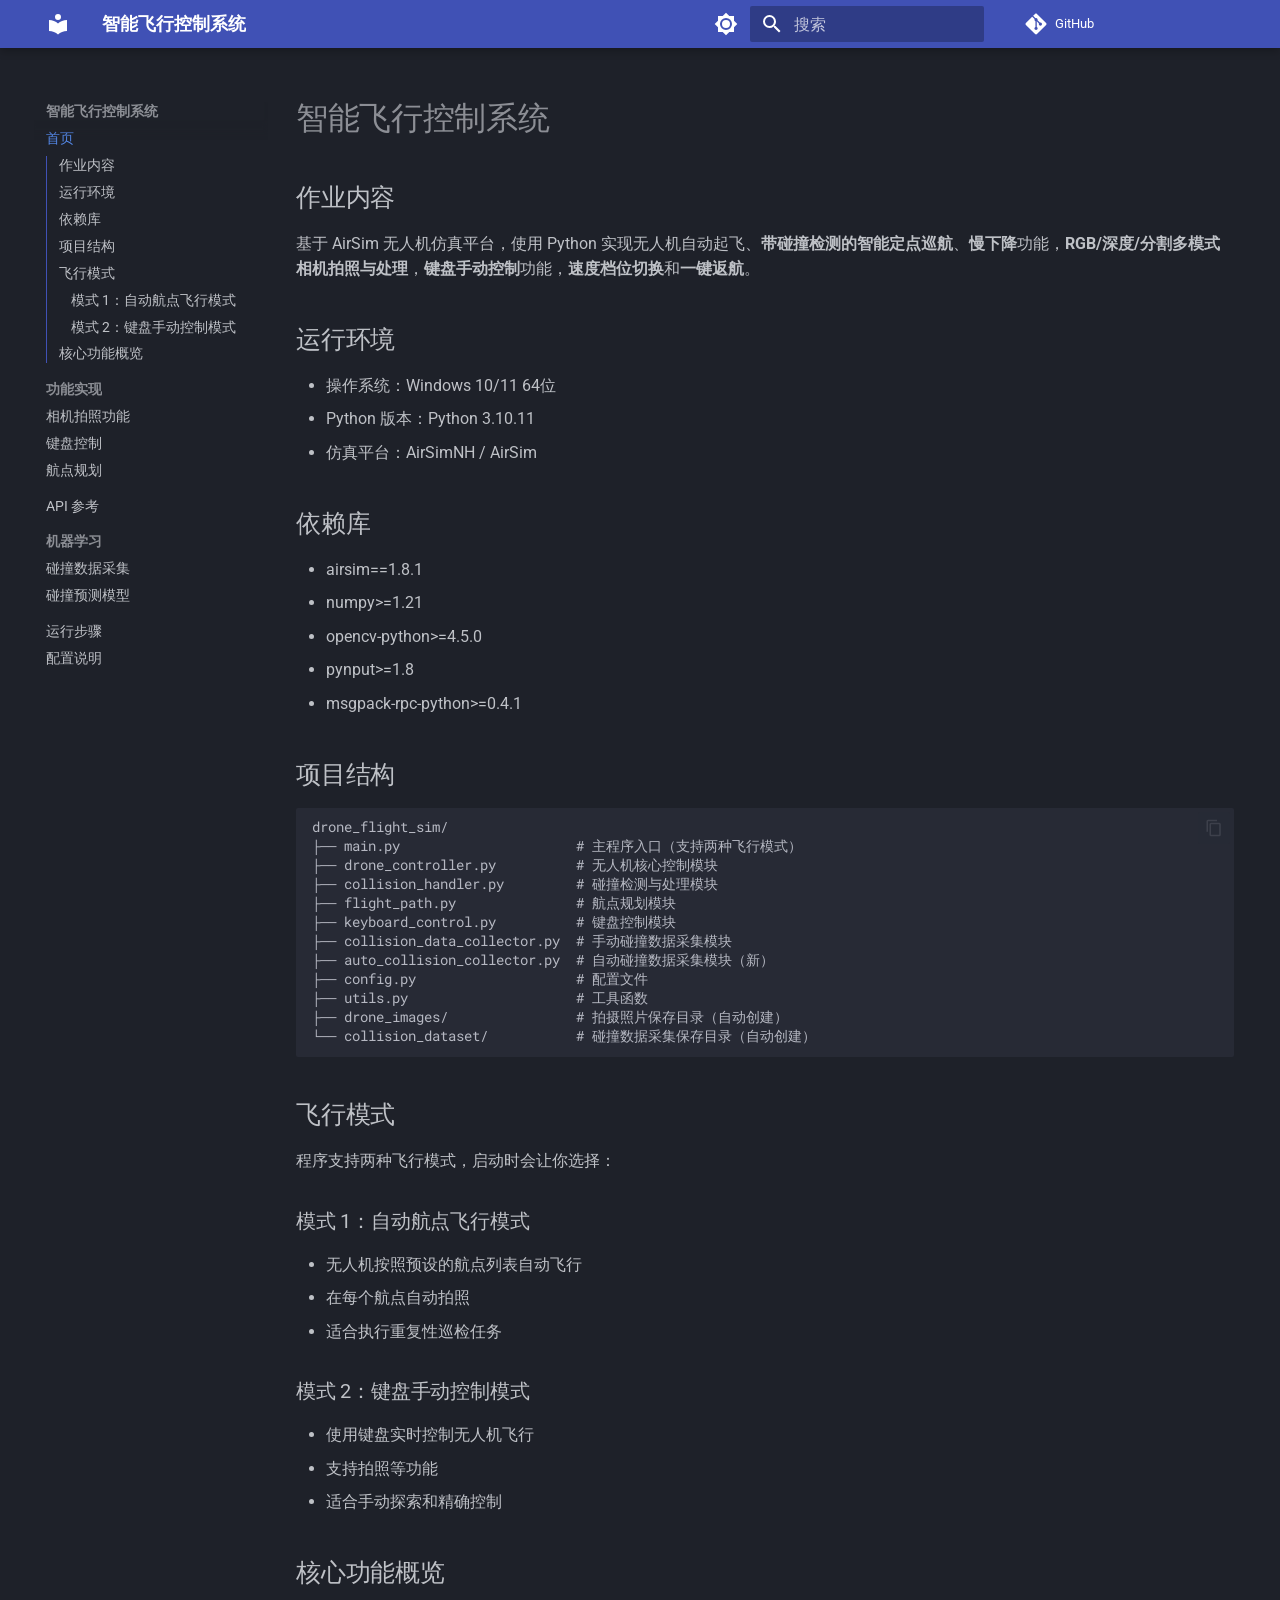
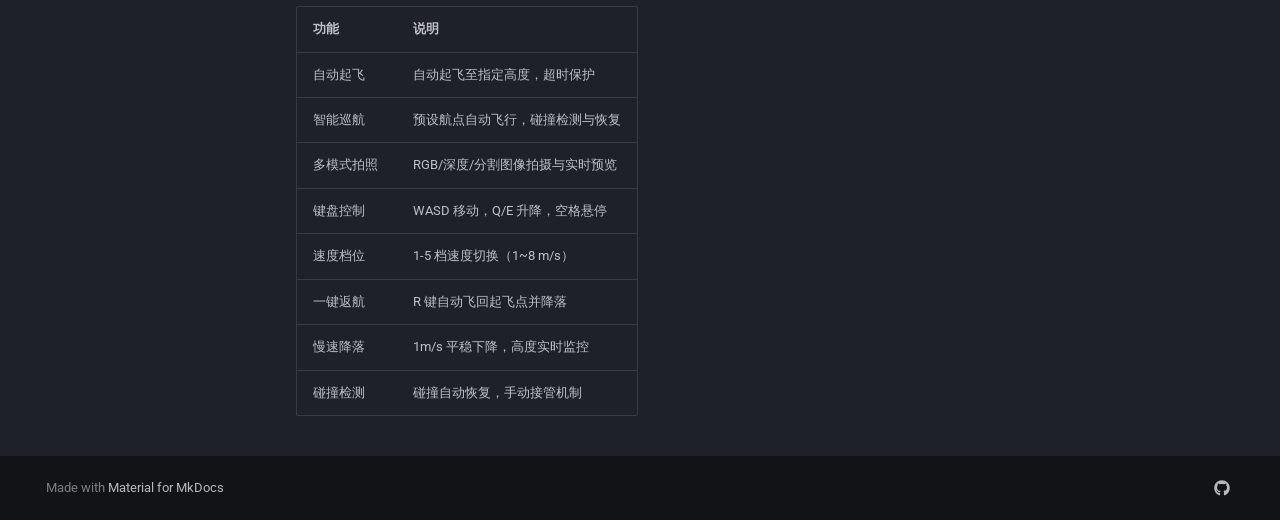
<file: index.html>
<!doctype html>
<html lang="zh" class="no-js">
  <head>
    
      <meta charset="utf-8">
      <meta name="viewport" content="width=device-width,initial-scale=1">
      
        <meta name="description" content="基于 AirSim 无人机仿真平台的智能飞行控制与碰撞检测系统">
      
      
        <meta name="author" content="你的名字">
      
      
      
      
        <link rel="next" href="features/camera/">
      
      
        
      
      
      <link rel="icon" href="assets/images/favicon.png">
      <meta name="generator" content="mkdocs-1.6.1, mkdocs-material-9.7.6">
    
    
      
        <title>智能飞行控制系统</title>
      
    
    
      <link rel="stylesheet" href="assets/stylesheets/main.484c7ddc.min.css">
      
        
        <link rel="stylesheet" href="assets/stylesheets/palette.ab4e12ef.min.css">
      
      


    
    
      
    
    
      
        
        
        <link rel="preconnect" href="https://fonts.gstatic.com" crossorigin>
        <link rel="stylesheet" href="https://fonts.googleapis.com/css?family=Roboto:300,300i,400,400i,700,700i%7CRoboto+Mono:400,400i,700,700i&display=fallback">
        <style>:root{--md-text-font:"Roboto";--md-code-font:"Roboto Mono"}</style>
      
    
    
    <script>__md_scope=new URL(".",location),__md_hash=e=>[...e].reduce(((e,_)=>(e<<5)-e+_.charCodeAt(0)),0),__md_get=(e,_=localStorage,t=__md_scope)=>JSON.parse(_.getItem(t.pathname+"."+e)),__md_set=(e,_,t=localStorage,a=__md_scope)=>{try{t.setItem(a.pathname+"."+e,JSON.stringify(_))}catch(e){}}</script>
    
      

    
    
  </head>
  
  
    
    
      
    
    
    
    
    <body dir="ltr" data-md-color-scheme="slate" data-md-color-primary="indigo" data-md-color-accent="indigo">
  
    
    <input class="md-toggle" data-md-toggle="drawer" type="checkbox" id="__drawer" autocomplete="off">
    <input class="md-toggle" data-md-toggle="search" type="checkbox" id="__search" autocomplete="off">
    <label class="md-overlay" for="__drawer"></label>
    <div data-md-component="skip">
      
        
        <a href="#_1" class="md-skip">
          跳转至
        </a>
      
    </div>
    <div data-md-component="announce">
      
    </div>
    
    
      

  

<header class="md-header md-header--shadow" data-md-component="header">
  <nav class="md-header__inner md-grid" aria-label="页眉">
    <a href="." title="智能飞行控制系统" class="md-header__button md-logo" aria-label="智能飞行控制系统" data-md-component="logo">
      
  
  <svg xmlns="http://www.w3.org/2000/svg" viewBox="0 0 24 24"><path d="M12 8a3 3 0 0 0 3-3 3 3 0 0 0-3-3 3 3 0 0 0-3 3 3 3 0 0 0 3 3m0 3.54C9.64 9.35 6.5 8 3 8v11c3.5 0 6.64 1.35 9 3.54 2.36-2.19 5.5-3.54 9-3.54V8c-3.5 0-6.64 1.35-9 3.54"/></svg>

    </a>
    <label class="md-header__button md-icon" for="__drawer">
      
      <svg xmlns="http://www.w3.org/2000/svg" viewBox="0 0 24 24"><path d="M3 6h18v2H3zm0 5h18v2H3zm0 5h18v2H3z"/></svg>
    </label>
    <div class="md-header__title" data-md-component="header-title">
      <div class="md-header__ellipsis">
        <div class="md-header__topic">
          <span class="md-ellipsis">
            智能飞行控制系统
          </span>
        </div>
        <div class="md-header__topic" data-md-component="header-topic">
          <span class="md-ellipsis">
            
              首页
            
          </span>
        </div>
      </div>
    </div>
    
      
        <form class="md-header__option" data-md-component="palette">
  
    
    
    
    <input class="md-option" data-md-color-media="" data-md-color-scheme="slate" data-md-color-primary="indigo" data-md-color-accent="indigo"  aria-label="切换亮色模式"  type="radio" name="__palette" id="__palette_0">
    
      <label class="md-header__button md-icon" title="切换亮色模式" for="__palette_1" hidden>
        <svg xmlns="http://www.w3.org/2000/svg" viewBox="0 0 24 24"><path d="M12 8a4 4 0 0 0-4 4 4 4 0 0 0 4 4 4 4 0 0 0 4-4 4 4 0 0 0-4-4m0 10a6 6 0 0 1-6-6 6 6 0 0 1 6-6 6 6 0 0 1 6 6 6 6 0 0 1-6 6m8-9.31V4h-4.69L12 .69 8.69 4H4v4.69L.69 12 4 15.31V20h4.69L12 23.31 15.31 20H20v-4.69L23.31 12z"/></svg>
      </label>
    
  
    
    
    
    <input class="md-option" data-md-color-media="" data-md-color-scheme="default" data-md-color-primary="indigo" data-md-color-accent="indigo"  aria-label="切换暗色模式"  type="radio" name="__palette" id="__palette_1">
    
      <label class="md-header__button md-icon" title="切换暗色模式" for="__palette_0" hidden>
        <svg xmlns="http://www.w3.org/2000/svg" viewBox="0 0 24 24"><path d="M12 18c-.89 0-1.74-.2-2.5-.55C11.56 16.5 13 14.42 13 12s-1.44-4.5-3.5-5.45C10.26 6.2 11.11 6 12 6a6 6 0 0 1 6 6 6 6 0 0 1-6 6m8-9.31V4h-4.69L12 .69 8.69 4H4v4.69L.69 12 4 15.31V20h4.69L12 23.31 15.31 20H20v-4.69L23.31 12z"/></svg>
      </label>
    
  
</form>
      
    
    
      <script>var palette=__md_get("__palette");if(palette&&palette.color){if("(prefers-color-scheme)"===palette.color.media){var media=matchMedia("(prefers-color-scheme: light)"),input=document.querySelector(media.matches?"[data-md-color-media='(prefers-color-scheme: light)']":"[data-md-color-media='(prefers-color-scheme: dark)']");palette.color.media=input.getAttribute("data-md-color-media"),palette.color.scheme=input.getAttribute("data-md-color-scheme"),palette.color.primary=input.getAttribute("data-md-color-primary"),palette.color.accent=input.getAttribute("data-md-color-accent")}for(var[key,value]of Object.entries(palette.color))document.body.setAttribute("data-md-color-"+key,value)}</script>
    
    
    
      
      
        <label class="md-header__button md-icon" for="__search">
          
          <svg xmlns="http://www.w3.org/2000/svg" viewBox="0 0 24 24"><path d="M9.5 3A6.5 6.5 0 0 1 16 9.5c0 1.61-.59 3.09-1.56 4.23l.27.27h.79l5 5-1.5 1.5-5-5v-.79l-.27-.27A6.52 6.52 0 0 1 9.5 16 6.5 6.5 0 0 1 3 9.5 6.5 6.5 0 0 1 9.5 3m0 2C7 5 5 7 5 9.5S7 14 9.5 14 14 12 14 9.5 12 5 9.5 5"/></svg>
        </label>
        <div class="md-search" data-md-component="search" role="dialog">
  <label class="md-search__overlay" for="__search"></label>
  <div class="md-search__inner" role="search">
    <form class="md-search__form" name="search">
      <input type="text" class="md-search__input" name="query" aria-label="搜索" placeholder="搜索" autocapitalize="off" autocorrect="off" autocomplete="off" spellcheck="false" data-md-component="search-query" required>
      <label class="md-search__icon md-icon" for="__search">
        
        <svg xmlns="http://www.w3.org/2000/svg" viewBox="0 0 24 24"><path d="M9.5 3A6.5 6.5 0 0 1 16 9.5c0 1.61-.59 3.09-1.56 4.23l.27.27h.79l5 5-1.5 1.5-5-5v-.79l-.27-.27A6.52 6.52 0 0 1 9.5 16 6.5 6.5 0 0 1 3 9.5 6.5 6.5 0 0 1 9.5 3m0 2C7 5 5 7 5 9.5S7 14 9.5 14 14 12 14 9.5 12 5 9.5 5"/></svg>
        
        <svg xmlns="http://www.w3.org/2000/svg" viewBox="0 0 24 24"><path d="M20 11v2H8l5.5 5.5-1.42 1.42L4.16 12l7.92-7.92L13.5 5.5 8 11z"/></svg>
      </label>
      <nav class="md-search__options" aria-label="查找">
        
        <button type="reset" class="md-search__icon md-icon" title="清空当前内容" aria-label="清空当前内容" tabindex="-1">
          
          <svg xmlns="http://www.w3.org/2000/svg" viewBox="0 0 24 24"><path d="M19 6.41 17.59 5 12 10.59 6.41 5 5 6.41 10.59 12 5 17.59 6.41 19 12 13.41 17.59 19 19 17.59 13.41 12z"/></svg>
        </button>
      </nav>
      
    </form>
    <div class="md-search__output">
      <div class="md-search__scrollwrap" tabindex="0" data-md-scrollfix>
        <div class="md-search-result" data-md-component="search-result">
          <div class="md-search-result__meta">
            正在初始化搜索引擎
          </div>
          <ol class="md-search-result__list" role="presentation"></ol>
        </div>
      </div>
    </div>
  </div>
</div>
      
    
    
      <div class="md-header__source">
        <a href="https://github.com/yao-le-54/nn" title="前往仓库" class="md-source" data-md-component="source">
  <div class="md-source__icon md-icon">
    
    <svg xmlns="http://www.w3.org/2000/svg" viewBox="0 0 448 512"><!--! Font Awesome Free 7.1.0 by @fontawesome - https://fontawesome.com License - https://fontawesome.com/license/free (Icons: CC BY 4.0, Fonts: SIL OFL 1.1, Code: MIT License) Copyright 2025 Fonticons, Inc.--><path d="M439.6 236.1 244 40.5c-5.4-5.5-12.8-8.5-20.4-8.5s-15 3-20.4 8.4L162.5 81l51.5 51.5c27.1-9.1 52.7 16.8 43.4 43.7l49.7 49.7c34.2-11.8 61.2 31 35.5 56.7-26.5 26.5-70.2-2.9-56-37.3L240.3 199v121.9c25.3 12.5 22.3 41.8 9.1 55-6.4 6.4-15.2 10.1-24.3 10.1s-17.8-3.6-24.3-10.1c-17.6-17.6-11.1-46.9 11.2-56v-123c-20.8-8.5-24.6-30.7-18.6-45L142.6 101 8.5 235.1C3 240.6 0 247.9 0 255.5s3 15 8.5 20.4l195.6 195.7c5.4 5.4 12.7 8.4 20.4 8.4s15-3 20.4-8.4l194.7-194.7c5.4-5.4 8.4-12.8 8.4-20.4s-3-15-8.4-20.4"/></svg>
  </div>
  <div class="md-source__repository">
    GitHub
  </div>
</a>
      </div>
    
  </nav>
  
</header>
    
    <div class="md-container" data-md-component="container">
      
      
        
          
        
      
      <main class="md-main" data-md-component="main">
        <div class="md-main__inner md-grid">
          
            
              
              <div class="md-sidebar md-sidebar--primary" data-md-component="sidebar" data-md-type="navigation" >
                <div class="md-sidebar__scrollwrap">
                  <div class="md-sidebar__inner">
                    



  

<nav class="md-nav md-nav--primary md-nav--integrated" aria-label="导航栏" data-md-level="0">
  <label class="md-nav__title" for="__drawer">
    <a href="." title="智能飞行控制系统" class="md-nav__button md-logo" aria-label="智能飞行控制系统" data-md-component="logo">
      
  
  <svg xmlns="http://www.w3.org/2000/svg" viewBox="0 0 24 24"><path d="M12 8a3 3 0 0 0 3-3 3 3 0 0 0-3-3 3 3 0 0 0-3 3 3 3 0 0 0 3 3m0 3.54C9.64 9.35 6.5 8 3 8v11c3.5 0 6.64 1.35 9 3.54 2.36-2.19 5.5-3.54 9-3.54V8c-3.5 0-6.64 1.35-9 3.54"/></svg>

    </a>
    智能飞行控制系统
  </label>
  
    <div class="md-nav__source">
      <a href="https://github.com/yao-le-54/nn" title="前往仓库" class="md-source" data-md-component="source">
  <div class="md-source__icon md-icon">
    
    <svg xmlns="http://www.w3.org/2000/svg" viewBox="0 0 448 512"><!--! Font Awesome Free 7.1.0 by @fontawesome - https://fontawesome.com License - https://fontawesome.com/license/free (Icons: CC BY 4.0, Fonts: SIL OFL 1.1, Code: MIT License) Copyright 2025 Fonticons, Inc.--><path d="M439.6 236.1 244 40.5c-5.4-5.5-12.8-8.5-20.4-8.5s-15 3-20.4 8.4L162.5 81l51.5 51.5c27.1-9.1 52.7 16.8 43.4 43.7l49.7 49.7c34.2-11.8 61.2 31 35.5 56.7-26.5 26.5-70.2-2.9-56-37.3L240.3 199v121.9c25.3 12.5 22.3 41.8 9.1 55-6.4 6.4-15.2 10.1-24.3 10.1s-17.8-3.6-24.3-10.1c-17.6-17.6-11.1-46.9 11.2-56v-123c-20.8-8.5-24.6-30.7-18.6-45L142.6 101 8.5 235.1C3 240.6 0 247.9 0 255.5s3 15 8.5 20.4l195.6 195.7c5.4 5.4 12.7 8.4 20.4 8.4s15-3 20.4-8.4l194.7-194.7c5.4-5.4 8.4-12.8 8.4-20.4s-3-15-8.4-20.4"/></svg>
  </div>
  <div class="md-source__repository">
    GitHub
  </div>
</a>
    </div>
  
  <ul class="md-nav__list" data-md-scrollfix>
    
      
      
  
  
    
  
  
  
    <li class="md-nav__item md-nav__item--active">
      
      <input class="md-nav__toggle md-toggle" type="checkbox" id="__toc">
      
      
        
      
      
        <label class="md-nav__link md-nav__link--active" for="__toc">
          
  
  
  <span class="md-ellipsis">
    
  
    首页
  

    
  </span>
  
  

          <span class="md-nav__icon md-icon"></span>
        </label>
      
      <a href="." class="md-nav__link md-nav__link--active">
        
  
  
  <span class="md-ellipsis">
    
  
    首页
  

    
  </span>
  
  

      </a>
      
        

<nav class="md-nav md-nav--secondary" aria-label="目录">
  
  
  
    
  
  
    <label class="md-nav__title" for="__toc">
      <span class="md-nav__icon md-icon"></span>
      目录
    </label>
    <ul class="md-nav__list" data-md-component="toc" data-md-scrollfix>
      
        <li class="md-nav__item">
  <a href="#_2" class="md-nav__link">
    <span class="md-ellipsis">
      
        作业内容
      
    </span>
  </a>
  
</li>
      
        <li class="md-nav__item">
  <a href="#_3" class="md-nav__link">
    <span class="md-ellipsis">
      
        运行环境
      
    </span>
  </a>
  
</li>
      
        <li class="md-nav__item">
  <a href="#_4" class="md-nav__link">
    <span class="md-ellipsis">
      
        依赖库
      
    </span>
  </a>
  
</li>
      
        <li class="md-nav__item">
  <a href="#_5" class="md-nav__link">
    <span class="md-ellipsis">
      
        项目结构
      
    </span>
  </a>
  
</li>
      
        <li class="md-nav__item">
  <a href="#_6" class="md-nav__link">
    <span class="md-ellipsis">
      
        飞行模式
      
    </span>
  </a>
  
    <nav class="md-nav" aria-label="飞行模式">
      <ul class="md-nav__list">
        
          <li class="md-nav__item">
  <a href="#1" class="md-nav__link">
    <span class="md-ellipsis">
      
        模式 1：自动航点飞行模式
      
    </span>
  </a>
  
</li>
        
          <li class="md-nav__item">
  <a href="#2" class="md-nav__link">
    <span class="md-ellipsis">
      
        模式 2：键盘手动控制模式
      
    </span>
  </a>
  
</li>
        
      </ul>
    </nav>
  
</li>
      
        <li class="md-nav__item">
  <a href="#_7" class="md-nav__link">
    <span class="md-ellipsis">
      
        核心功能概览
      
    </span>
  </a>
  
</li>
      
    </ul>
  
</nav>
      
    </li>
  

    
      
      
  
  
  
  
    
    
    
    
      
        
        
      
    
    
    <li class="md-nav__item md-nav__item--section md-nav__item--nested">
      
        
        
          
        
        <input class="md-nav__toggle md-toggle md-toggle--indeterminate" type="checkbox" id="__nav_2" >
        
          
          <label class="md-nav__link" for="__nav_2" id="__nav_2_label" tabindex="">
            
  
  
  <span class="md-ellipsis">
    
  
    功能实现
  

    
  </span>
  
  

            <span class="md-nav__icon md-icon"></span>
          </label>
        
        <nav class="md-nav" data-md-level="1" aria-labelledby="__nav_2_label" aria-expanded="false">
          <label class="md-nav__title" for="__nav_2">
            <span class="md-nav__icon md-icon"></span>
            
  
    功能实现
  

          </label>
          <ul class="md-nav__list" data-md-scrollfix>
            
              
                
  
  
  
  
    <li class="md-nav__item">
      <a href="features/camera/" class="md-nav__link">
        
  
  
  <span class="md-ellipsis">
    
  
    相机拍照功能
  

    
  </span>
  
  

      </a>
    </li>
  

              
            
              
                
  
  
  
  
    <li class="md-nav__item">
      <a href="features/keyboard/" class="md-nav__link">
        
  
  
  <span class="md-ellipsis">
    
  
    键盘控制
  

    
  </span>
  
  

      </a>
    </li>
  

              
            
              
                
  
  
  
  
    <li class="md-nav__item">
      <a href="features/waypoints/" class="md-nav__link">
        
  
  
  <span class="md-ellipsis">
    
  
    航点规划
  

    
  </span>
  
  

      </a>
    </li>
  

              
            
          </ul>
        </nav>
      
    </li>
  

    
      
      
  
  
  
  
    <li class="md-nav__item">
      <a href="api/" class="md-nav__link">
        
  
  
  <span class="md-ellipsis">
    
  
    API 参考
  

    
  </span>
  
  

      </a>
    </li>
  

    
      
      
  
  
  
  
    
    
    
    
      
        
        
      
    
    
    <li class="md-nav__item md-nav__item--section md-nav__item--nested">
      
        
        
          
        
        <input class="md-nav__toggle md-toggle md-toggle--indeterminate" type="checkbox" id="__nav_4" >
        
          
          <label class="md-nav__link" for="__nav_4" id="__nav_4_label" tabindex="">
            
  
  
  <span class="md-ellipsis">
    
  
    机器学习
  

    
  </span>
  
  

            <span class="md-nav__icon md-icon"></span>
          </label>
        
        <nav class="md-nav" data-md-level="1" aria-labelledby="__nav_4_label" aria-expanded="false">
          <label class="md-nav__title" for="__nav_4">
            <span class="md-nav__icon md-icon"></span>
            
  
    机器学习
  

          </label>
          <ul class="md-nav__list" data-md-scrollfix>
            
              
                
  
  
  
  
    <li class="md-nav__item">
      <a href="ml/data-collection/" class="md-nav__link">
        
  
  
  <span class="md-ellipsis">
    
  
    碰撞数据采集
  

    
  </span>
  
  

      </a>
    </li>
  

              
            
              
                
  
  
  
  
    <li class="md-nav__item">
      <a href="ml/model/" class="md-nav__link">
        
  
  
  <span class="md-ellipsis">
    
  
    碰撞预测模型
  

    
  </span>
  
  

      </a>
    </li>
  

              
            
          </ul>
        </nav>
      
    </li>
  

    
      
      
  
  
  
  
    <li class="md-nav__item">
      <a href="quickstart/" class="md-nav__link">
        
  
  
  <span class="md-ellipsis">
    
  
    运行步骤
  

    
  </span>
  
  

      </a>
    </li>
  

    
      
      
  
  
  
  
    <li class="md-nav__item">
      <a href="config/" class="md-nav__link">
        
  
  
  <span class="md-ellipsis">
    
  
    配置说明
  

    
  </span>
  
  

      </a>
    </li>
  

    
  </ul>
</nav>
                  </div>
                </div>
              </div>
            
            
          
          
            <div class="md-content" data-md-component="content">
              
              <article class="md-content__inner md-typeset">
                
                  


  
  


<h1 id="_1">智能飞行控制系统<a class="headerlink" href="#_1" title="Permanent link">&para;</a></h1>
<h2 id="_2">作业内容<a class="headerlink" href="#_2" title="Permanent link">&para;</a></h2>
<p>基于 AirSim 无人机仿真平台，使用 Python 实现无人机自动起飞、<strong>带碰撞检测的智能定点巡航</strong>、<strong>慢下降</strong>功能，<strong>RGB/深度/分割多模式相机拍照与处理</strong>，<strong>键盘手动控制</strong>功能，<strong>速度档位切换</strong>和<strong>一键返航</strong>。</p>
<h2 id="_3">运行环境<a class="headerlink" href="#_3" title="Permanent link">&para;</a></h2>
<ul>
<li>操作系统：Windows 10/11 64位</li>
<li>Python 版本：Python 3.10.11</li>
<li>仿真平台：AirSimNH / AirSim</li>
</ul>
<h2 id="_4">依赖库<a class="headerlink" href="#_4" title="Permanent link">&para;</a></h2>
<ul>
<li>airsim==1.8.1</li>
<li>numpy&gt;=1.21</li>
<li>opencv-python&gt;=4.5.0</li>
<li>pynput&gt;=1.8</li>
<li>msgpack-rpc-python&gt;=0.4.1</li>
</ul>
<h2 id="_5">项目结构<a class="headerlink" href="#_5" title="Permanent link">&para;</a></h2>
<div class="highlight"><pre><span></span><code><a id="__codelineno-0-1" name="__codelineno-0-1" href="#__codelineno-0-1"></a>drone_flight_sim/
<a id="__codelineno-0-2" name="__codelineno-0-2" href="#__codelineno-0-2"></a>├── main.py                      # 主程序入口（支持两种飞行模式）
<a id="__codelineno-0-3" name="__codelineno-0-3" href="#__codelineno-0-3"></a>├── drone_controller.py          # 无人机核心控制模块
<a id="__codelineno-0-4" name="__codelineno-0-4" href="#__codelineno-0-4"></a>├── collision_handler.py         # 碰撞检测与处理模块
<a id="__codelineno-0-5" name="__codelineno-0-5" href="#__codelineno-0-5"></a>├── flight_path.py               # 航点规划模块
<a id="__codelineno-0-6" name="__codelineno-0-6" href="#__codelineno-0-6"></a>├── keyboard_control.py          # 键盘控制模块
<a id="__codelineno-0-7" name="__codelineno-0-7" href="#__codelineno-0-7"></a>├── collision_data_collector.py  # 手动碰撞数据采集模块
<a id="__codelineno-0-8" name="__codelineno-0-8" href="#__codelineno-0-8"></a>├── auto_collision_collector.py  # 自动碰撞数据采集模块（新）
<a id="__codelineno-0-9" name="__codelineno-0-9" href="#__codelineno-0-9"></a>├── config.py                    # 配置文件
<a id="__codelineno-0-10" name="__codelineno-0-10" href="#__codelineno-0-10"></a>├── utils.py                     # 工具函数
<a id="__codelineno-0-11" name="__codelineno-0-11" href="#__codelineno-0-11"></a>├── drone_images/                # 拍摄照片保存目录（自动创建）
<a id="__codelineno-0-12" name="__codelineno-0-12" href="#__codelineno-0-12"></a>└── collision_dataset/           # 碰撞数据采集保存目录（自动创建）
</code></pre></div>
<h2 id="_6">飞行模式<a class="headerlink" href="#_6" title="Permanent link">&para;</a></h2>
<p>程序支持两种飞行模式，启动时会让你选择：</p>
<h3 id="1">模式 1：自动航点飞行模式<a class="headerlink" href="#1" title="Permanent link">&para;</a></h3>
<ul>
<li>无人机按照预设的航点列表自动飞行</li>
<li>在每个航点自动拍照</li>
<li>适合执行重复性巡检任务</li>
</ul>
<h3 id="2">模式 2：键盘手动控制模式<a class="headerlink" href="#2" title="Permanent link">&para;</a></h3>
<ul>
<li>使用键盘实时控制无人机飞行</li>
<li>支持拍照等功能</li>
<li>适合手动探索和精确控制</li>
</ul>
<h2 id="_7">核心功能概览<a class="headerlink" href="#_7" title="Permanent link">&para;</a></h2>
<table>
<thead>
<tr>
<th>功能</th>
<th>说明</th>
</tr>
</thead>
<tbody>
<tr>
<td>自动起飞</td>
<td>自动起飞至指定高度，超时保护</td>
</tr>
<tr>
<td>智能巡航</td>
<td>预设航点自动飞行，碰撞检测与恢复</td>
</tr>
<tr>
<td>多模式拍照</td>
<td>RGB/深度/分割图像拍摄与实时预览</td>
</tr>
<tr>
<td>键盘控制</td>
<td>WASD 移动，Q/E 升降，空格悬停</td>
</tr>
<tr>
<td>速度档位</td>
<td>1-5 档速度切换（1~8 m/s）</td>
</tr>
<tr>
<td>一键返航</td>
<td>R 键自动飞回起飞点并降落</td>
</tr>
<tr>
<td>慢速降落</td>
<td>1m/s 平稳下降，高度实时监控</td>
</tr>
<tr>
<td>碰撞检测</td>
<td>碰撞自动恢复，手动接管机制</td>
</tr>
</tbody>
</table>












                
              </article>
            </div>
          
          
<script>var target=document.getElementById(location.hash.slice(1));target&&target.name&&(target.checked=target.name.startsWith("__tabbed_"))</script>
        </div>
        
          <button type="button" class="md-top md-icon" data-md-component="top" hidden>
  
  <svg xmlns="http://www.w3.org/2000/svg" viewBox="0 0 24 24"><path d="M13 20h-2V8l-5.5 5.5-1.42-1.42L12 4.16l7.92 7.92-1.42 1.42L13 8z"/></svg>
  回到页面顶部
</button>
        
      </main>
      
        <footer class="md-footer">
  
  <div class="md-footer-meta md-typeset">
    <div class="md-footer-meta__inner md-grid">
      <div class="md-copyright">
  
  
    Made with
    <a href="https://squidfunk.github.io/mkdocs-material/" target="_blank" rel="noopener">
      Material for MkDocs
    </a>
  
</div>
      
        
<div class="md-social">
  
    
    
    
    
      
      
    
    <a href="https://github.com/yao-le-54/nn" target="_blank" rel="noopener" title="github.com" class="md-social__link">
      <svg xmlns="http://www.w3.org/2000/svg" viewBox="0 0 512 512"><!--! Font Awesome Free 7.1.0 by @fontawesome - https://fontawesome.com License - https://fontawesome.com/license/free (Icons: CC BY 4.0, Fonts: SIL OFL 1.1, Code: MIT License) Copyright 2025 Fonticons, Inc.--><path d="M173.9 397.4c0 2-2.3 3.6-5.2 3.6-3.3.3-5.6-1.3-5.6-3.6 0-2 2.3-3.6 5.2-3.6 3-.3 5.6 1.3 5.6 3.6m-31.1-4.5c-.7 2 1.3 4.3 4.3 4.9 2.6 1 5.6 0 6.2-2s-1.3-4.3-4.3-5.2c-2.6-.7-5.5.3-6.2 2.3m44.2-1.7c-2.9.7-4.9 2.6-4.6 4.9.3 2 2.9 3.3 5.9 2.6 2.9-.7 4.9-2.6 4.6-4.6-.3-1.9-3-3.2-5.9-2.9M252.8 8C114.1 8 8 113.3 8 252c0 110.9 69.8 205.8 169.5 239.2 12.8 2.3 17.3-5.6 17.3-12.1 0-6.2-.3-40.4-.3-61.4 0 0-70 15-84.7-29.8 0 0-11.4-29.1-27.8-36.6 0 0-22.9-15.7 1.6-15.4 0 0 24.9 2 38.6 25.8 21.9 38.6 58.6 27.5 72.9 20.9 2.3-16 8.8-27.1 16-33.7-55.9-6.2-112.3-14.3-112.3-110.5 0-27.5 7.6-41.3 23.6-58.9-2.6-6.5-11.1-33.3 2.6-67.9 20.9-6.5 69 27 69 27 20-5.6 41.5-8.5 62.8-8.5s42.8 2.9 62.8 8.5c0 0 48.1-33.6 69-27 13.7 34.7 5.2 61.4 2.6 67.9 16 17.7 25.8 31.5 25.8 58.9 0 96.5-58.9 104.2-114.8 110.5 9.2 7.9 17 22.9 17 46.4 0 33.7-.3 75.4-.3 83.6 0 6.5 4.6 14.4 17.3 12.1C436.2 457.8 504 362.9 504 252 504 113.3 391.5 8 252.8 8M105.2 352.9c-1.3 1-1 3.3.7 5.2 1.6 1.6 3.9 2.3 5.2 1 1.3-1 1-3.3-.7-5.2-1.6-1.6-3.9-2.3-5.2-1m-10.8-8.1c-.7 1.3.3 2.9 2.3 3.9 1.6 1 3.6.7 4.3-.7.7-1.3-.3-2.9-2.3-3.9-2-.6-3.6-.3-4.3.7m32.4 35.6c-1.6 1.3-1 4.3 1.3 6.2 2.3 2.3 5.2 2.6 6.5 1 1.3-1.3.7-4.3-1.3-6.2-2.2-2.3-5.2-2.6-6.5-1m-11.4-14.7c-1.6 1-1.6 3.6 0 5.9s4.3 3.3 5.6 2.3c1.6-1.3 1.6-3.9 0-6.2-1.4-2.3-4-3.3-5.6-2"/></svg>
    </a>
  
</div>
      
    </div>
  </div>
</footer>
      
    </div>
    <div class="md-dialog" data-md-component="dialog">
      <div class="md-dialog__inner md-typeset"></div>
    </div>
    
    
    
      
      
      <script id="__config" type="application/json">{"annotate": null, "base": ".", "features": ["navigation.sections", "navigation.expand", "navigation.top", "search.highlight", "content.code.copy", "toc.integrate"], "search": "assets/javascripts/workers/search.2c215733.min.js", "tags": null, "translations": {"clipboard.copied": "\u5df2\u590d\u5236", "clipboard.copy": "\u590d\u5236", "search.result.more.one": "\u5728\u8be5\u9875\u4e0a\u8fd8\u6709 1 \u4e2a\u7b26\u5408\u6761\u4ef6\u7684\u7ed3\u679c", "search.result.more.other": "\u5728\u8be5\u9875\u4e0a\u8fd8\u6709 # \u4e2a\u7b26\u5408\u6761\u4ef6\u7684\u7ed3\u679c", "search.result.none": "\u6ca1\u6709\u627e\u5230\u7b26\u5408\u6761\u4ef6\u7684\u7ed3\u679c", "search.result.one": "\u627e\u5230 1 \u4e2a\u7b26\u5408\u6761\u4ef6\u7684\u7ed3\u679c", "search.result.other": "# \u4e2a\u7b26\u5408\u6761\u4ef6\u7684\u7ed3\u679c", "search.result.placeholder": "\u952e\u5165\u4ee5\u5f00\u59cb\u641c\u7d22", "search.result.term.missing": "\u7f3a\u5c11", "select.version": "\u9009\u62e9\u5f53\u524d\u7248\u672c"}, "version": null}</script>
    
    
      <script src="assets/javascripts/bundle.79ae519e.min.js"></script>
      
    
  </body>
</html>
</file>
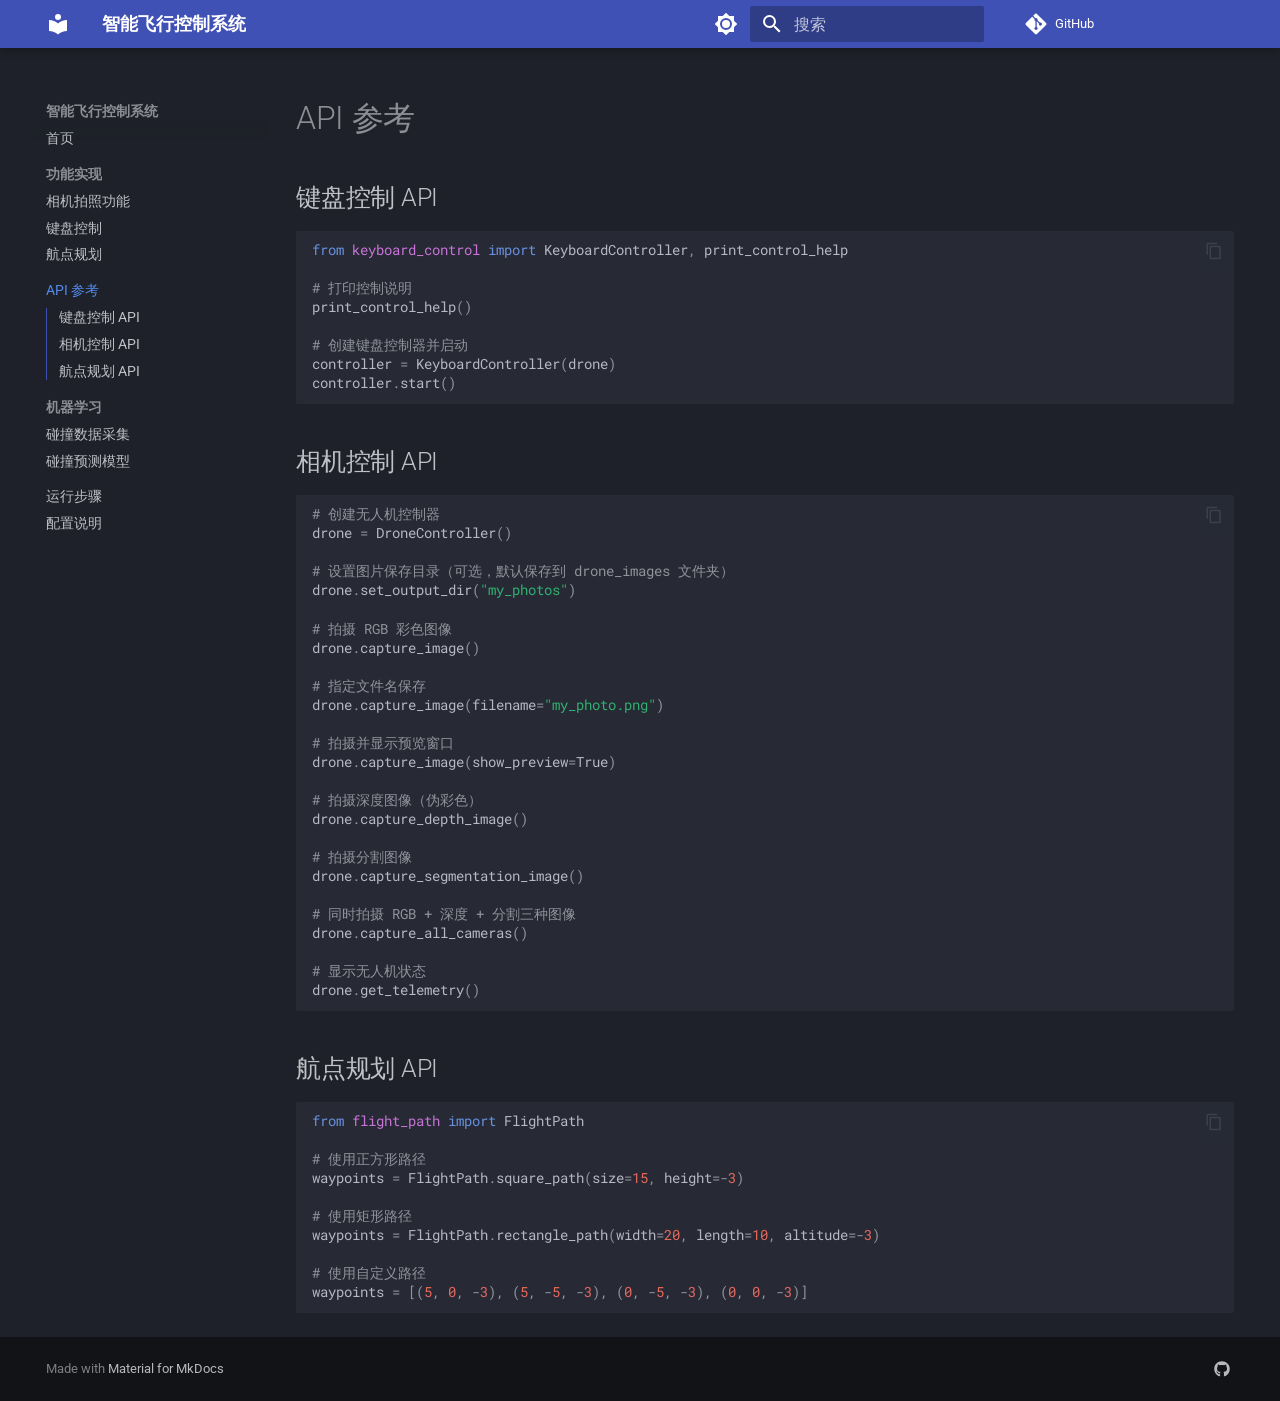
<file: api/index.html>
<!doctype html>
<html lang="zh" class="no-js">
  <head>
    
      <meta charset="utf-8">
      <meta name="viewport" content="width=device-width,initial-scale=1">
      
        <meta name="description" content="基于 AirSim 无人机仿真平台的智能飞行控制与碰撞检测系统">
      
      
        <meta name="author" content="你的名字">
      
      
      
        <link rel="prev" href="../features/waypoints/">
      
      
        <link rel="next" href="../ml/data-collection/">
      
      
        
      
      
      <link rel="icon" href="../assets/images/favicon.png">
      <meta name="generator" content="mkdocs-1.6.1, mkdocs-material-9.7.6">
    
    
      
        <title>API 参考 - 智能飞行控制系统</title>
      
    
    
      <link rel="stylesheet" href="../assets/stylesheets/main.484c7ddc.min.css">
      
        
        <link rel="stylesheet" href="../assets/stylesheets/palette.ab4e12ef.min.css">
      
      


    
    
      
    
    
      
        
        
        <link rel="preconnect" href="https://fonts.gstatic.com" crossorigin>
        <link rel="stylesheet" href="https://fonts.googleapis.com/css?family=Roboto:300,300i,400,400i,700,700i%7CRoboto+Mono:400,400i,700,700i&display=fallback">
        <style>:root{--md-text-font:"Roboto";--md-code-font:"Roboto Mono"}</style>
      
    
    
    <script>__md_scope=new URL("..",location),__md_hash=e=>[...e].reduce(((e,_)=>(e<<5)-e+_.charCodeAt(0)),0),__md_get=(e,_=localStorage,t=__md_scope)=>JSON.parse(_.getItem(t.pathname+"."+e)),__md_set=(e,_,t=localStorage,a=__md_scope)=>{try{t.setItem(a.pathname+"."+e,JSON.stringify(_))}catch(e){}}</script>
    
      

    
    
  </head>
  
  
    
    
      
    
    
    
    
    <body dir="ltr" data-md-color-scheme="slate" data-md-color-primary="indigo" data-md-color-accent="indigo">
  
    
    <input class="md-toggle" data-md-toggle="drawer" type="checkbox" id="__drawer" autocomplete="off">
    <input class="md-toggle" data-md-toggle="search" type="checkbox" id="__search" autocomplete="off">
    <label class="md-overlay" for="__drawer"></label>
    <div data-md-component="skip">
      
        
        <a href="#api" class="md-skip">
          跳转至
        </a>
      
    </div>
    <div data-md-component="announce">
      
    </div>
    
    
      

  

<header class="md-header md-header--shadow" data-md-component="header">
  <nav class="md-header__inner md-grid" aria-label="页眉">
    <a href=".." title="智能飞行控制系统" class="md-header__button md-logo" aria-label="智能飞行控制系统" data-md-component="logo">
      
  
  <svg xmlns="http://www.w3.org/2000/svg" viewBox="0 0 24 24"><path d="M12 8a3 3 0 0 0 3-3 3 3 0 0 0-3-3 3 3 0 0 0-3 3 3 3 0 0 0 3 3m0 3.54C9.64 9.35 6.5 8 3 8v11c3.5 0 6.64 1.35 9 3.54 2.36-2.19 5.5-3.54 9-3.54V8c-3.5 0-6.64 1.35-9 3.54"/></svg>

    </a>
    <label class="md-header__button md-icon" for="__drawer">
      
      <svg xmlns="http://www.w3.org/2000/svg" viewBox="0 0 24 24"><path d="M3 6h18v2H3zm0 5h18v2H3zm0 5h18v2H3z"/></svg>
    </label>
    <div class="md-header__title" data-md-component="header-title">
      <div class="md-header__ellipsis">
        <div class="md-header__topic">
          <span class="md-ellipsis">
            智能飞行控制系统
          </span>
        </div>
        <div class="md-header__topic" data-md-component="header-topic">
          <span class="md-ellipsis">
            
              API 参考
            
          </span>
        </div>
      </div>
    </div>
    
      
        <form class="md-header__option" data-md-component="palette">
  
    
    
    
    <input class="md-option" data-md-color-media="" data-md-color-scheme="slate" data-md-color-primary="indigo" data-md-color-accent="indigo"  aria-label="切换亮色模式"  type="radio" name="__palette" id="__palette_0">
    
      <label class="md-header__button md-icon" title="切换亮色模式" for="__palette_1" hidden>
        <svg xmlns="http://www.w3.org/2000/svg" viewBox="0 0 24 24"><path d="M12 8a4 4 0 0 0-4 4 4 4 0 0 0 4 4 4 4 0 0 0 4-4 4 4 0 0 0-4-4m0 10a6 6 0 0 1-6-6 6 6 0 0 1 6-6 6 6 0 0 1 6 6 6 6 0 0 1-6 6m8-9.31V4h-4.69L12 .69 8.69 4H4v4.69L.69 12 4 15.31V20h4.69L12 23.31 15.31 20H20v-4.69L23.31 12z"/></svg>
      </label>
    
  
    
    
    
    <input class="md-option" data-md-color-media="" data-md-color-scheme="default" data-md-color-primary="indigo" data-md-color-accent="indigo"  aria-label="切换暗色模式"  type="radio" name="__palette" id="__palette_1">
    
      <label class="md-header__button md-icon" title="切换暗色模式" for="__palette_0" hidden>
        <svg xmlns="http://www.w3.org/2000/svg" viewBox="0 0 24 24"><path d="M12 18c-.89 0-1.74-.2-2.5-.55C11.56 16.5 13 14.42 13 12s-1.44-4.5-3.5-5.45C10.26 6.2 11.11 6 12 6a6 6 0 0 1 6 6 6 6 0 0 1-6 6m8-9.31V4h-4.69L12 .69 8.69 4H4v4.69L.69 12 4 15.31V20h4.69L12 23.31 15.31 20H20v-4.69L23.31 12z"/></svg>
      </label>
    
  
</form>
      
    
    
      <script>var palette=__md_get("__palette");if(palette&&palette.color){if("(prefers-color-scheme)"===palette.color.media){var media=matchMedia("(prefers-color-scheme: light)"),input=document.querySelector(media.matches?"[data-md-color-media='(prefers-color-scheme: light)']":"[data-md-color-media='(prefers-color-scheme: dark)']");palette.color.media=input.getAttribute("data-md-color-media"),palette.color.scheme=input.getAttribute("data-md-color-scheme"),palette.color.primary=input.getAttribute("data-md-color-primary"),palette.color.accent=input.getAttribute("data-md-color-accent")}for(var[key,value]of Object.entries(palette.color))document.body.setAttribute("data-md-color-"+key,value)}</script>
    
    
    
      
      
        <label class="md-header__button md-icon" for="__search">
          
          <svg xmlns="http://www.w3.org/2000/svg" viewBox="0 0 24 24"><path d="M9.5 3A6.5 6.5 0 0 1 16 9.5c0 1.61-.59 3.09-1.56 4.23l.27.27h.79l5 5-1.5 1.5-5-5v-.79l-.27-.27A6.52 6.52 0 0 1 9.5 16 6.5 6.5 0 0 1 3 9.5 6.5 6.5 0 0 1 9.5 3m0 2C7 5 5 7 5 9.5S7 14 9.5 14 14 12 14 9.5 12 5 9.5 5"/></svg>
        </label>
        <div class="md-search" data-md-component="search" role="dialog">
  <label class="md-search__overlay" for="__search"></label>
  <div class="md-search__inner" role="search">
    <form class="md-search__form" name="search">
      <input type="text" class="md-search__input" name="query" aria-label="搜索" placeholder="搜索" autocapitalize="off" autocorrect="off" autocomplete="off" spellcheck="false" data-md-component="search-query" required>
      <label class="md-search__icon md-icon" for="__search">
        
        <svg xmlns="http://www.w3.org/2000/svg" viewBox="0 0 24 24"><path d="M9.5 3A6.5 6.5 0 0 1 16 9.5c0 1.61-.59 3.09-1.56 4.23l.27.27h.79l5 5-1.5 1.5-5-5v-.79l-.27-.27A6.52 6.52 0 0 1 9.5 16 6.5 6.5 0 0 1 3 9.5 6.5 6.5 0 0 1 9.5 3m0 2C7 5 5 7 5 9.5S7 14 9.5 14 14 12 14 9.5 12 5 9.5 5"/></svg>
        
        <svg xmlns="http://www.w3.org/2000/svg" viewBox="0 0 24 24"><path d="M20 11v2H8l5.5 5.5-1.42 1.42L4.16 12l7.92-7.92L13.5 5.5 8 11z"/></svg>
      </label>
      <nav class="md-search__options" aria-label="查找">
        
        <button type="reset" class="md-search__icon md-icon" title="清空当前内容" aria-label="清空当前内容" tabindex="-1">
          
          <svg xmlns="http://www.w3.org/2000/svg" viewBox="0 0 24 24"><path d="M19 6.41 17.59 5 12 10.59 6.41 5 5 6.41 10.59 12 5 17.59 6.41 19 12 13.41 17.59 19 19 17.59 13.41 12z"/></svg>
        </button>
      </nav>
      
    </form>
    <div class="md-search__output">
      <div class="md-search__scrollwrap" tabindex="0" data-md-scrollfix>
        <div class="md-search-result" data-md-component="search-result">
          <div class="md-search-result__meta">
            正在初始化搜索引擎
          </div>
          <ol class="md-search-result__list" role="presentation"></ol>
        </div>
      </div>
    </div>
  </div>
</div>
      
    
    
      <div class="md-header__source">
        <a href="https://github.com/yao-le-54/nn" title="前往仓库" class="md-source" data-md-component="source">
  <div class="md-source__icon md-icon">
    
    <svg xmlns="http://www.w3.org/2000/svg" viewBox="0 0 448 512"><!--! Font Awesome Free 7.1.0 by @fontawesome - https://fontawesome.com License - https://fontawesome.com/license/free (Icons: CC BY 4.0, Fonts: SIL OFL 1.1, Code: MIT License) Copyright 2025 Fonticons, Inc.--><path d="M439.6 236.1 244 40.5c-5.4-5.5-12.8-8.5-20.4-8.5s-15 3-20.4 8.4L162.5 81l51.5 51.5c27.1-9.1 52.7 16.8 43.4 43.7l49.7 49.7c34.2-11.8 61.2 31 35.5 56.7-26.5 26.5-70.2-2.9-56-37.3L240.3 199v121.9c25.3 12.5 22.3 41.8 9.1 55-6.4 6.4-15.2 10.1-24.3 10.1s-17.8-3.6-24.3-10.1c-17.6-17.6-11.1-46.9 11.2-56v-123c-20.8-8.5-24.6-30.7-18.6-45L142.6 101 8.5 235.1C3 240.6 0 247.9 0 255.5s3 15 8.5 20.4l195.6 195.7c5.4 5.4 12.7 8.4 20.4 8.4s15-3 20.4-8.4l194.7-194.7c5.4-5.4 8.4-12.8 8.4-20.4s-3-15-8.4-20.4"/></svg>
  </div>
  <div class="md-source__repository">
    GitHub
  </div>
</a>
      </div>
    
  </nav>
  
</header>
    
    <div class="md-container" data-md-component="container">
      
      
        
          
        
      
      <main class="md-main" data-md-component="main">
        <div class="md-main__inner md-grid">
          
            
              
              <div class="md-sidebar md-sidebar--primary" data-md-component="sidebar" data-md-type="navigation" >
                <div class="md-sidebar__scrollwrap">
                  <div class="md-sidebar__inner">
                    



  

<nav class="md-nav md-nav--primary md-nav--integrated" aria-label="导航栏" data-md-level="0">
  <label class="md-nav__title" for="__drawer">
    <a href=".." title="智能飞行控制系统" class="md-nav__button md-logo" aria-label="智能飞行控制系统" data-md-component="logo">
      
  
  <svg xmlns="http://www.w3.org/2000/svg" viewBox="0 0 24 24"><path d="M12 8a3 3 0 0 0 3-3 3 3 0 0 0-3-3 3 3 0 0 0-3 3 3 3 0 0 0 3 3m0 3.54C9.64 9.35 6.5 8 3 8v11c3.5 0 6.64 1.35 9 3.54 2.36-2.19 5.5-3.54 9-3.54V8c-3.5 0-6.64 1.35-9 3.54"/></svg>

    </a>
    智能飞行控制系统
  </label>
  
    <div class="md-nav__source">
      <a href="https://github.com/yao-le-54/nn" title="前往仓库" class="md-source" data-md-component="source">
  <div class="md-source__icon md-icon">
    
    <svg xmlns="http://www.w3.org/2000/svg" viewBox="0 0 448 512"><!--! Font Awesome Free 7.1.0 by @fontawesome - https://fontawesome.com License - https://fontawesome.com/license/free (Icons: CC BY 4.0, Fonts: SIL OFL 1.1, Code: MIT License) Copyright 2025 Fonticons, Inc.--><path d="M439.6 236.1 244 40.5c-5.4-5.5-12.8-8.5-20.4-8.5s-15 3-20.4 8.4L162.5 81l51.5 51.5c27.1-9.1 52.7 16.8 43.4 43.7l49.7 49.7c34.2-11.8 61.2 31 35.5 56.7-26.5 26.5-70.2-2.9-56-37.3L240.3 199v121.9c25.3 12.5 22.3 41.8 9.1 55-6.4 6.4-15.2 10.1-24.3 10.1s-17.8-3.6-24.3-10.1c-17.6-17.6-11.1-46.9 11.2-56v-123c-20.8-8.5-24.6-30.7-18.6-45L142.6 101 8.5 235.1C3 240.6 0 247.9 0 255.5s3 15 8.5 20.4l195.6 195.7c5.4 5.4 12.7 8.4 20.4 8.4s15-3 20.4-8.4l194.7-194.7c5.4-5.4 8.4-12.8 8.4-20.4s-3-15-8.4-20.4"/></svg>
  </div>
  <div class="md-source__repository">
    GitHub
  </div>
</a>
    </div>
  
  <ul class="md-nav__list" data-md-scrollfix>
    
      
      
  
  
  
  
    <li class="md-nav__item">
      <a href=".." class="md-nav__link">
        
  
  
  <span class="md-ellipsis">
    
  
    首页
  

    
  </span>
  
  

      </a>
    </li>
  

    
      
      
  
  
  
  
    
    
    
    
      
        
        
      
    
    
    <li class="md-nav__item md-nav__item--section md-nav__item--nested">
      
        
        
          
        
        <input class="md-nav__toggle md-toggle md-toggle--indeterminate" type="checkbox" id="__nav_2" >
        
          
          <label class="md-nav__link" for="__nav_2" id="__nav_2_label" tabindex="">
            
  
  
  <span class="md-ellipsis">
    
  
    功能实现
  

    
  </span>
  
  

            <span class="md-nav__icon md-icon"></span>
          </label>
        
        <nav class="md-nav" data-md-level="1" aria-labelledby="__nav_2_label" aria-expanded="false">
          <label class="md-nav__title" for="__nav_2">
            <span class="md-nav__icon md-icon"></span>
            
  
    功能实现
  

          </label>
          <ul class="md-nav__list" data-md-scrollfix>
            
              
                
  
  
  
  
    <li class="md-nav__item">
      <a href="../features/camera/" class="md-nav__link">
        
  
  
  <span class="md-ellipsis">
    
  
    相机拍照功能
  

    
  </span>
  
  

      </a>
    </li>
  

              
            
              
                
  
  
  
  
    <li class="md-nav__item">
      <a href="../features/keyboard/" class="md-nav__link">
        
  
  
  <span class="md-ellipsis">
    
  
    键盘控制
  

    
  </span>
  
  

      </a>
    </li>
  

              
            
              
                
  
  
  
  
    <li class="md-nav__item">
      <a href="../features/waypoints/" class="md-nav__link">
        
  
  
  <span class="md-ellipsis">
    
  
    航点规划
  

    
  </span>
  
  

      </a>
    </li>
  

              
            
          </ul>
        </nav>
      
    </li>
  

    
      
      
  
  
    
  
  
  
    <li class="md-nav__item md-nav__item--active">
      
      <input class="md-nav__toggle md-toggle" type="checkbox" id="__toc">
      
      
        
      
      
        <label class="md-nav__link md-nav__link--active" for="__toc">
          
  
  
  <span class="md-ellipsis">
    
  
    API 参考
  

    
  </span>
  
  

          <span class="md-nav__icon md-icon"></span>
        </label>
      
      <a href="./" class="md-nav__link md-nav__link--active">
        
  
  
  <span class="md-ellipsis">
    
  
    API 参考
  

    
  </span>
  
  

      </a>
      
        

<nav class="md-nav md-nav--secondary" aria-label="目录">
  
  
  
    
  
  
    <label class="md-nav__title" for="__toc">
      <span class="md-nav__icon md-icon"></span>
      目录
    </label>
    <ul class="md-nav__list" data-md-component="toc" data-md-scrollfix>
      
        <li class="md-nav__item">
  <a href="#api_1" class="md-nav__link">
    <span class="md-ellipsis">
      
        键盘控制 API
      
    </span>
  </a>
  
</li>
      
        <li class="md-nav__item">
  <a href="#api_2" class="md-nav__link">
    <span class="md-ellipsis">
      
        相机控制 API
      
    </span>
  </a>
  
</li>
      
        <li class="md-nav__item">
  <a href="#api_3" class="md-nav__link">
    <span class="md-ellipsis">
      
        航点规划 API
      
    </span>
  </a>
  
</li>
      
    </ul>
  
</nav>
      
    </li>
  

    
      
      
  
  
  
  
    
    
    
    
      
        
        
      
    
    
    <li class="md-nav__item md-nav__item--section md-nav__item--nested">
      
        
        
          
        
        <input class="md-nav__toggle md-toggle md-toggle--indeterminate" type="checkbox" id="__nav_4" >
        
          
          <label class="md-nav__link" for="__nav_4" id="__nav_4_label" tabindex="">
            
  
  
  <span class="md-ellipsis">
    
  
    机器学习
  

    
  </span>
  
  

            <span class="md-nav__icon md-icon"></span>
          </label>
        
        <nav class="md-nav" data-md-level="1" aria-labelledby="__nav_4_label" aria-expanded="false">
          <label class="md-nav__title" for="__nav_4">
            <span class="md-nav__icon md-icon"></span>
            
  
    机器学习
  

          </label>
          <ul class="md-nav__list" data-md-scrollfix>
            
              
                
  
  
  
  
    <li class="md-nav__item">
      <a href="../ml/data-collection/" class="md-nav__link">
        
  
  
  <span class="md-ellipsis">
    
  
    碰撞数据采集
  

    
  </span>
  
  

      </a>
    </li>
  

              
            
              
                
  
  
  
  
    <li class="md-nav__item">
      <a href="../ml/model/" class="md-nav__link">
        
  
  
  <span class="md-ellipsis">
    
  
    碰撞预测模型
  

    
  </span>
  
  

      </a>
    </li>
  

              
            
          </ul>
        </nav>
      
    </li>
  

    
      
      
  
  
  
  
    <li class="md-nav__item">
      <a href="../quickstart/" class="md-nav__link">
        
  
  
  <span class="md-ellipsis">
    
  
    运行步骤
  

    
  </span>
  
  

      </a>
    </li>
  

    
      
      
  
  
  
  
    <li class="md-nav__item">
      <a href="../config/" class="md-nav__link">
        
  
  
  <span class="md-ellipsis">
    
  
    配置说明
  

    
  </span>
  
  

      </a>
    </li>
  

    
  </ul>
</nav>
                  </div>
                </div>
              </div>
            
            
          
          
            <div class="md-content" data-md-component="content">
              
              <article class="md-content__inner md-typeset">
                
                  


  
  


<h1 id="api">API 参考<a class="headerlink" href="#api" title="Permanent link">&para;</a></h1>
<h2 id="api_1">键盘控制 API<a class="headerlink" href="#api_1" title="Permanent link">&para;</a></h2>
<div class="highlight"><pre><span></span><code><a id="__codelineno-0-1" name="__codelineno-0-1" href="#__codelineno-0-1"></a><span class="kn">from</span><span class="w"> </span><span class="nn">keyboard_control</span><span class="w"> </span><span class="kn">import</span> <span class="n">KeyboardController</span><span class="p">,</span> <span class="n">print_control_help</span>
<a id="__codelineno-0-2" name="__codelineno-0-2" href="#__codelineno-0-2"></a>
<a id="__codelineno-0-3" name="__codelineno-0-3" href="#__codelineno-0-3"></a><span class="c1"># 打印控制说明</span>
<a id="__codelineno-0-4" name="__codelineno-0-4" href="#__codelineno-0-4"></a><span class="n">print_control_help</span><span class="p">()</span>
<a id="__codelineno-0-5" name="__codelineno-0-5" href="#__codelineno-0-5"></a>
<a id="__codelineno-0-6" name="__codelineno-0-6" href="#__codelineno-0-6"></a><span class="c1"># 创建键盘控制器并启动</span>
<a id="__codelineno-0-7" name="__codelineno-0-7" href="#__codelineno-0-7"></a><span class="n">controller</span> <span class="o">=</span> <span class="n">KeyboardController</span><span class="p">(</span><span class="n">drone</span><span class="p">)</span>
<a id="__codelineno-0-8" name="__codelineno-0-8" href="#__codelineno-0-8"></a><span class="n">controller</span><span class="o">.</span><span class="n">start</span><span class="p">()</span>
</code></pre></div>
<h2 id="api_2">相机控制 API<a class="headerlink" href="#api_2" title="Permanent link">&para;</a></h2>
<div class="highlight"><pre><span></span><code><a id="__codelineno-1-1" name="__codelineno-1-1" href="#__codelineno-1-1"></a><span class="c1"># 创建无人机控制器</span>
<a id="__codelineno-1-2" name="__codelineno-1-2" href="#__codelineno-1-2"></a><span class="n">drone</span> <span class="o">=</span> <span class="n">DroneController</span><span class="p">()</span>
<a id="__codelineno-1-3" name="__codelineno-1-3" href="#__codelineno-1-3"></a>
<a id="__codelineno-1-4" name="__codelineno-1-4" href="#__codelineno-1-4"></a><span class="c1"># 设置图片保存目录（可选，默认保存到 drone_images 文件夹）</span>
<a id="__codelineno-1-5" name="__codelineno-1-5" href="#__codelineno-1-5"></a><span class="n">drone</span><span class="o">.</span><span class="n">set_output_dir</span><span class="p">(</span><span class="s2">&quot;my_photos&quot;</span><span class="p">)</span>
<a id="__codelineno-1-6" name="__codelineno-1-6" href="#__codelineno-1-6"></a>
<a id="__codelineno-1-7" name="__codelineno-1-7" href="#__codelineno-1-7"></a><span class="c1"># 拍摄 RGB 彩色图像</span>
<a id="__codelineno-1-8" name="__codelineno-1-8" href="#__codelineno-1-8"></a><span class="n">drone</span><span class="o">.</span><span class="n">capture_image</span><span class="p">()</span>
<a id="__codelineno-1-9" name="__codelineno-1-9" href="#__codelineno-1-9"></a>
<a id="__codelineno-1-10" name="__codelineno-1-10" href="#__codelineno-1-10"></a><span class="c1"># 指定文件名保存</span>
<a id="__codelineno-1-11" name="__codelineno-1-11" href="#__codelineno-1-11"></a><span class="n">drone</span><span class="o">.</span><span class="n">capture_image</span><span class="p">(</span><span class="n">filename</span><span class="o">=</span><span class="s2">&quot;my_photo.png&quot;</span><span class="p">)</span>
<a id="__codelineno-1-12" name="__codelineno-1-12" href="#__codelineno-1-12"></a>
<a id="__codelineno-1-13" name="__codelineno-1-13" href="#__codelineno-1-13"></a><span class="c1"># 拍摄并显示预览窗口</span>
<a id="__codelineno-1-14" name="__codelineno-1-14" href="#__codelineno-1-14"></a><span class="n">drone</span><span class="o">.</span><span class="n">capture_image</span><span class="p">(</span><span class="n">show_preview</span><span class="o">=</span><span class="kc">True</span><span class="p">)</span>
<a id="__codelineno-1-15" name="__codelineno-1-15" href="#__codelineno-1-15"></a>
<a id="__codelineno-1-16" name="__codelineno-1-16" href="#__codelineno-1-16"></a><span class="c1"># 拍摄深度图像（伪彩色）</span>
<a id="__codelineno-1-17" name="__codelineno-1-17" href="#__codelineno-1-17"></a><span class="n">drone</span><span class="o">.</span><span class="n">capture_depth_image</span><span class="p">()</span>
<a id="__codelineno-1-18" name="__codelineno-1-18" href="#__codelineno-1-18"></a>
<a id="__codelineno-1-19" name="__codelineno-1-19" href="#__codelineno-1-19"></a><span class="c1"># 拍摄分割图像</span>
<a id="__codelineno-1-20" name="__codelineno-1-20" href="#__codelineno-1-20"></a><span class="n">drone</span><span class="o">.</span><span class="n">capture_segmentation_image</span><span class="p">()</span>
<a id="__codelineno-1-21" name="__codelineno-1-21" href="#__codelineno-1-21"></a>
<a id="__codelineno-1-22" name="__codelineno-1-22" href="#__codelineno-1-22"></a><span class="c1"># 同时拍摄 RGB + 深度 + 分割三种图像</span>
<a id="__codelineno-1-23" name="__codelineno-1-23" href="#__codelineno-1-23"></a><span class="n">drone</span><span class="o">.</span><span class="n">capture_all_cameras</span><span class="p">()</span>
<a id="__codelineno-1-24" name="__codelineno-1-24" href="#__codelineno-1-24"></a>
<a id="__codelineno-1-25" name="__codelineno-1-25" href="#__codelineno-1-25"></a><span class="c1"># 显示无人机状态</span>
<a id="__codelineno-1-26" name="__codelineno-1-26" href="#__codelineno-1-26"></a><span class="n">drone</span><span class="o">.</span><span class="n">get_telemetry</span><span class="p">()</span>
</code></pre></div>
<h2 id="api_3">航点规划 API<a class="headerlink" href="#api_3" title="Permanent link">&para;</a></h2>
<div class="highlight"><pre><span></span><code><a id="__codelineno-2-1" name="__codelineno-2-1" href="#__codelineno-2-1"></a><span class="kn">from</span><span class="w"> </span><span class="nn">flight_path</span><span class="w"> </span><span class="kn">import</span> <span class="n">FlightPath</span>
<a id="__codelineno-2-2" name="__codelineno-2-2" href="#__codelineno-2-2"></a>
<a id="__codelineno-2-3" name="__codelineno-2-3" href="#__codelineno-2-3"></a><span class="c1"># 使用正方形路径</span>
<a id="__codelineno-2-4" name="__codelineno-2-4" href="#__codelineno-2-4"></a><span class="n">waypoints</span> <span class="o">=</span> <span class="n">FlightPath</span><span class="o">.</span><span class="n">square_path</span><span class="p">(</span><span class="n">size</span><span class="o">=</span><span class="mi">15</span><span class="p">,</span> <span class="n">height</span><span class="o">=-</span><span class="mi">3</span><span class="p">)</span>
<a id="__codelineno-2-5" name="__codelineno-2-5" href="#__codelineno-2-5"></a>
<a id="__codelineno-2-6" name="__codelineno-2-6" href="#__codelineno-2-6"></a><span class="c1"># 使用矩形路径</span>
<a id="__codelineno-2-7" name="__codelineno-2-7" href="#__codelineno-2-7"></a><span class="n">waypoints</span> <span class="o">=</span> <span class="n">FlightPath</span><span class="o">.</span><span class="n">rectangle_path</span><span class="p">(</span><span class="n">width</span><span class="o">=</span><span class="mi">20</span><span class="p">,</span> <span class="n">length</span><span class="o">=</span><span class="mi">10</span><span class="p">,</span> <span class="n">altitude</span><span class="o">=-</span><span class="mi">3</span><span class="p">)</span>
<a id="__codelineno-2-8" name="__codelineno-2-8" href="#__codelineno-2-8"></a>
<a id="__codelineno-2-9" name="__codelineno-2-9" href="#__codelineno-2-9"></a><span class="c1"># 使用自定义路径</span>
<a id="__codelineno-2-10" name="__codelineno-2-10" href="#__codelineno-2-10"></a><span class="n">waypoints</span> <span class="o">=</span> <span class="p">[(</span><span class="mi">5</span><span class="p">,</span> <span class="mi">0</span><span class="p">,</span> <span class="o">-</span><span class="mi">3</span><span class="p">),</span> <span class="p">(</span><span class="mi">5</span><span class="p">,</span> <span class="o">-</span><span class="mi">5</span><span class="p">,</span> <span class="o">-</span><span class="mi">3</span><span class="p">),</span> <span class="p">(</span><span class="mi">0</span><span class="p">,</span> <span class="o">-</span><span class="mi">5</span><span class="p">,</span> <span class="o">-</span><span class="mi">3</span><span class="p">),</span> <span class="p">(</span><span class="mi">0</span><span class="p">,</span> <span class="mi">0</span><span class="p">,</span> <span class="o">-</span><span class="mi">3</span><span class="p">)]</span>
</code></pre></div>












                
              </article>
            </div>
          
          
<script>var target=document.getElementById(location.hash.slice(1));target&&target.name&&(target.checked=target.name.startsWith("__tabbed_"))</script>
        </div>
        
          <button type="button" class="md-top md-icon" data-md-component="top" hidden>
  
  <svg xmlns="http://www.w3.org/2000/svg" viewBox="0 0 24 24"><path d="M13 20h-2V8l-5.5 5.5-1.42-1.42L12 4.16l7.92 7.92-1.42 1.42L13 8z"/></svg>
  回到页面顶部
</button>
        
      </main>
      
        <footer class="md-footer">
  
  <div class="md-footer-meta md-typeset">
    <div class="md-footer-meta__inner md-grid">
      <div class="md-copyright">
  
  
    Made with
    <a href="https://squidfunk.github.io/mkdocs-material/" target="_blank" rel="noopener">
      Material for MkDocs
    </a>
  
</div>
      
        
<div class="md-social">
  
    
    
    
    
      
      
    
    <a href="https://github.com/yao-le-54/nn" target="_blank" rel="noopener" title="github.com" class="md-social__link">
      <svg xmlns="http://www.w3.org/2000/svg" viewBox="0 0 512 512"><!--! Font Awesome Free 7.1.0 by @fontawesome - https://fontawesome.com License - https://fontawesome.com/license/free (Icons: CC BY 4.0, Fonts: SIL OFL 1.1, Code: MIT License) Copyright 2025 Fonticons, Inc.--><path d="M173.9 397.4c0 2-2.3 3.6-5.2 3.6-3.3.3-5.6-1.3-5.6-3.6 0-2 2.3-3.6 5.2-3.6 3-.3 5.6 1.3 5.6 3.6m-31.1-4.5c-.7 2 1.3 4.3 4.3 4.9 2.6 1 5.6 0 6.2-2s-1.3-4.3-4.3-5.2c-2.6-.7-5.5.3-6.2 2.3m44.2-1.7c-2.9.7-4.9 2.6-4.6 4.9.3 2 2.9 3.3 5.9 2.6 2.9-.7 4.9-2.6 4.6-4.6-.3-1.9-3-3.2-5.9-2.9M252.8 8C114.1 8 8 113.3 8 252c0 110.9 69.8 205.8 169.5 239.2 12.8 2.3 17.3-5.6 17.3-12.1 0-6.2-.3-40.4-.3-61.4 0 0-70 15-84.7-29.8 0 0-11.4-29.1-27.8-36.6 0 0-22.9-15.7 1.6-15.4 0 0 24.9 2 38.6 25.8 21.9 38.6 58.6 27.5 72.9 20.9 2.3-16 8.8-27.1 16-33.7-55.9-6.2-112.3-14.3-112.3-110.5 0-27.5 7.6-41.3 23.6-58.9-2.6-6.5-11.1-33.3 2.6-67.9 20.9-6.5 69 27 69 27 20-5.6 41.5-8.5 62.8-8.5s42.8 2.9 62.8 8.5c0 0 48.1-33.6 69-27 13.7 34.7 5.2 61.4 2.6 67.9 16 17.7 25.8 31.5 25.8 58.9 0 96.5-58.9 104.2-114.8 110.5 9.2 7.9 17 22.9 17 46.4 0 33.7-.3 75.4-.3 83.6 0 6.5 4.6 14.4 17.3 12.1C436.2 457.8 504 362.9 504 252 504 113.3 391.5 8 252.8 8M105.2 352.9c-1.3 1-1 3.3.7 5.2 1.6 1.6 3.9 2.3 5.2 1 1.3-1 1-3.3-.7-5.2-1.6-1.6-3.9-2.3-5.2-1m-10.8-8.1c-.7 1.3.3 2.9 2.3 3.9 1.6 1 3.6.7 4.3-.7.7-1.3-.3-2.9-2.3-3.9-2-.6-3.6-.3-4.3.7m32.4 35.6c-1.6 1.3-1 4.3 1.3 6.2 2.3 2.3 5.2 2.6 6.5 1 1.3-1.3.7-4.3-1.3-6.2-2.2-2.3-5.2-2.6-6.5-1m-11.4-14.7c-1.6 1-1.6 3.6 0 5.9s4.3 3.3 5.6 2.3c1.6-1.3 1.6-3.9 0-6.2-1.4-2.3-4-3.3-5.6-2"/></svg>
    </a>
  
</div>
      
    </div>
  </div>
</footer>
      
    </div>
    <div class="md-dialog" data-md-component="dialog">
      <div class="md-dialog__inner md-typeset"></div>
    </div>
    
    
    
      
      
      <script id="__config" type="application/json">{"annotate": null, "base": "..", "features": ["navigation.sections", "navigation.expand", "navigation.top", "search.highlight", "content.code.copy", "toc.integrate"], "search": "../assets/javascripts/workers/search.2c215733.min.js", "tags": null, "translations": {"clipboard.copied": "\u5df2\u590d\u5236", "clipboard.copy": "\u590d\u5236", "search.result.more.one": "\u5728\u8be5\u9875\u4e0a\u8fd8\u6709 1 \u4e2a\u7b26\u5408\u6761\u4ef6\u7684\u7ed3\u679c", "search.result.more.other": "\u5728\u8be5\u9875\u4e0a\u8fd8\u6709 # \u4e2a\u7b26\u5408\u6761\u4ef6\u7684\u7ed3\u679c", "search.result.none": "\u6ca1\u6709\u627e\u5230\u7b26\u5408\u6761\u4ef6\u7684\u7ed3\u679c", "search.result.one": "\u627e\u5230 1 \u4e2a\u7b26\u5408\u6761\u4ef6\u7684\u7ed3\u679c", "search.result.other": "# \u4e2a\u7b26\u5408\u6761\u4ef6\u7684\u7ed3\u679c", "search.result.placeholder": "\u952e\u5165\u4ee5\u5f00\u59cb\u641c\u7d22", "search.result.term.missing": "\u7f3a\u5c11", "select.version": "\u9009\u62e9\u5f53\u524d\u7248\u672c"}, "version": null}</script>
    
    
      <script src="../assets/javascripts/bundle.79ae519e.min.js"></script>
      
    
  </body>
</html>
</file>
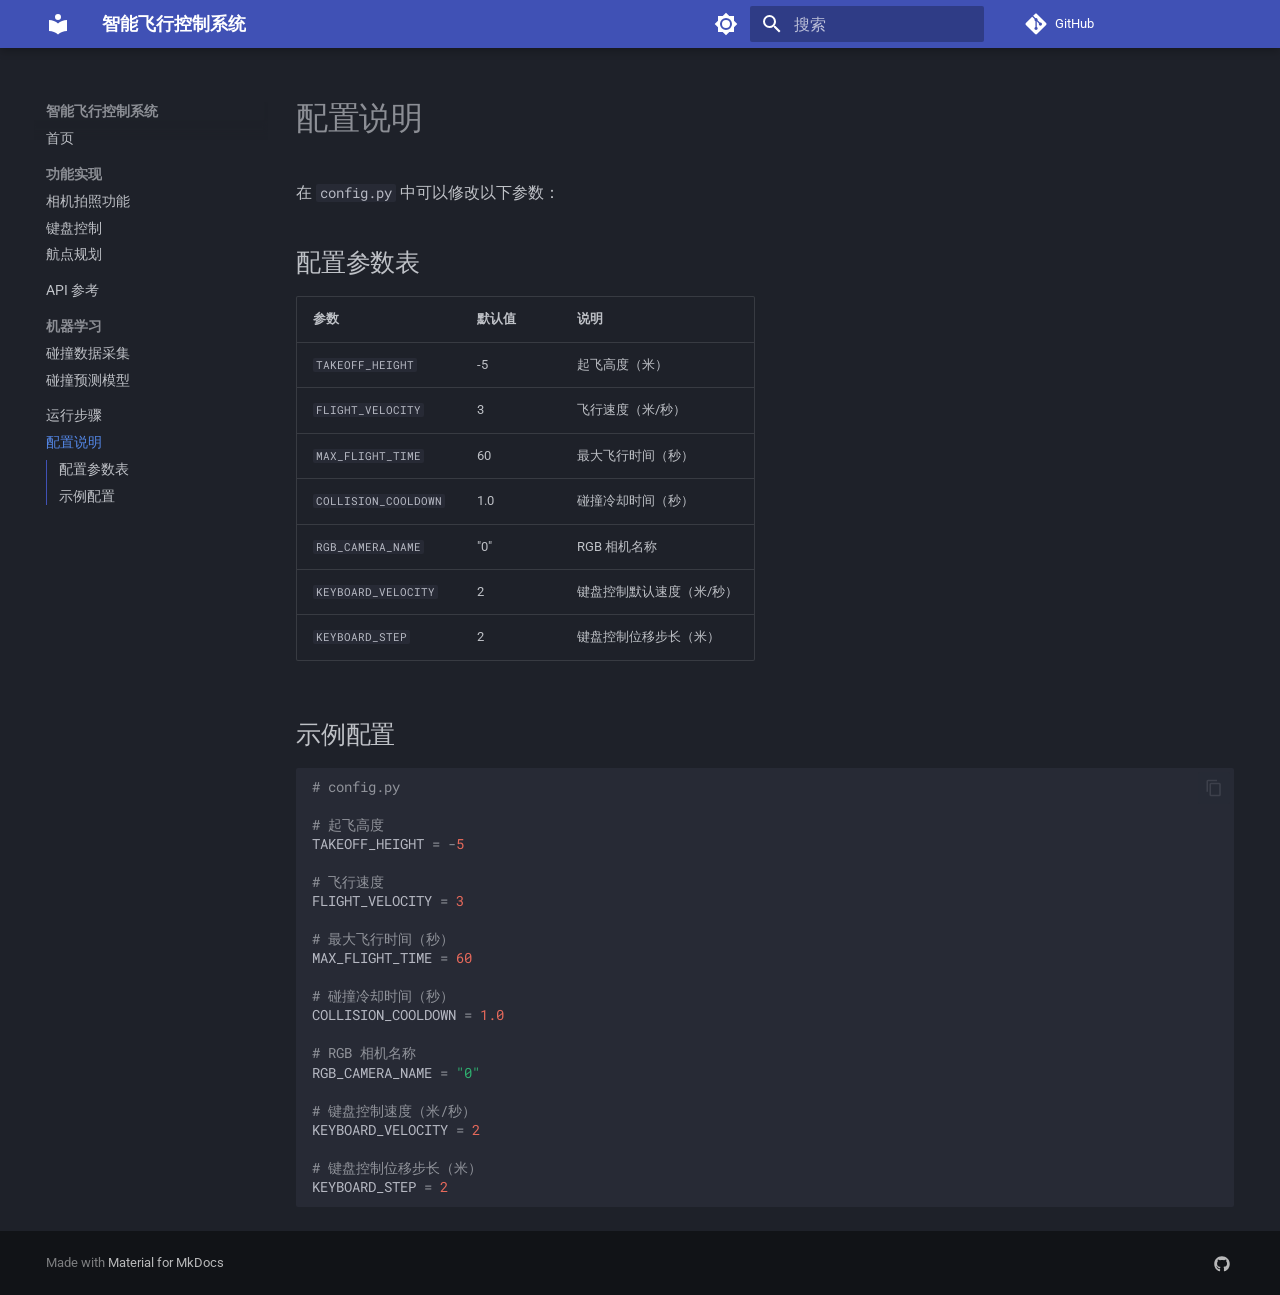
<file: config/index.html>
<!doctype html>
<html lang="zh" class="no-js">
  <head>
    
      <meta charset="utf-8">
      <meta name="viewport" content="width=device-width,initial-scale=1">
      
        <meta name="description" content="基于 AirSim 无人机仿真平台的智能飞行控制与碰撞检测系统">
      
      
        <meta name="author" content="你的名字">
      
      
      
        <link rel="prev" href="../quickstart/">
      
      
      
        
      
      
      <link rel="icon" href="../assets/images/favicon.png">
      <meta name="generator" content="mkdocs-1.6.1, mkdocs-material-9.7.6">
    
    
      
        <title>配置说明 - 智能飞行控制系统</title>
      
    
    
      <link rel="stylesheet" href="../assets/stylesheets/main.484c7ddc.min.css">
      
        
        <link rel="stylesheet" href="../assets/stylesheets/palette.ab4e12ef.min.css">
      
      


    
    
      
    
    
      
        
        
        <link rel="preconnect" href="https://fonts.gstatic.com" crossorigin>
        <link rel="stylesheet" href="https://fonts.googleapis.com/css?family=Roboto:300,300i,400,400i,700,700i%7CRoboto+Mono:400,400i,700,700i&display=fallback">
        <style>:root{--md-text-font:"Roboto";--md-code-font:"Roboto Mono"}</style>
      
    
    
    <script>__md_scope=new URL("..",location),__md_hash=e=>[...e].reduce(((e,_)=>(e<<5)-e+_.charCodeAt(0)),0),__md_get=(e,_=localStorage,t=__md_scope)=>JSON.parse(_.getItem(t.pathname+"."+e)),__md_set=(e,_,t=localStorage,a=__md_scope)=>{try{t.setItem(a.pathname+"."+e,JSON.stringify(_))}catch(e){}}</script>
    
      

    
    
  </head>
  
  
    
    
      
    
    
    
    
    <body dir="ltr" data-md-color-scheme="slate" data-md-color-primary="indigo" data-md-color-accent="indigo">
  
    
    <input class="md-toggle" data-md-toggle="drawer" type="checkbox" id="__drawer" autocomplete="off">
    <input class="md-toggle" data-md-toggle="search" type="checkbox" id="__search" autocomplete="off">
    <label class="md-overlay" for="__drawer"></label>
    <div data-md-component="skip">
      
        
        <a href="#_1" class="md-skip">
          跳转至
        </a>
      
    </div>
    <div data-md-component="announce">
      
    </div>
    
    
      

  

<header class="md-header md-header--shadow" data-md-component="header">
  <nav class="md-header__inner md-grid" aria-label="页眉">
    <a href=".." title="智能飞行控制系统" class="md-header__button md-logo" aria-label="智能飞行控制系统" data-md-component="logo">
      
  
  <svg xmlns="http://www.w3.org/2000/svg" viewBox="0 0 24 24"><path d="M12 8a3 3 0 0 0 3-3 3 3 0 0 0-3-3 3 3 0 0 0-3 3 3 3 0 0 0 3 3m0 3.54C9.64 9.35 6.5 8 3 8v11c3.5 0 6.64 1.35 9 3.54 2.36-2.19 5.5-3.54 9-3.54V8c-3.5 0-6.64 1.35-9 3.54"/></svg>

    </a>
    <label class="md-header__button md-icon" for="__drawer">
      
      <svg xmlns="http://www.w3.org/2000/svg" viewBox="0 0 24 24"><path d="M3 6h18v2H3zm0 5h18v2H3zm0 5h18v2H3z"/></svg>
    </label>
    <div class="md-header__title" data-md-component="header-title">
      <div class="md-header__ellipsis">
        <div class="md-header__topic">
          <span class="md-ellipsis">
            智能飞行控制系统
          </span>
        </div>
        <div class="md-header__topic" data-md-component="header-topic">
          <span class="md-ellipsis">
            
              配置说明
            
          </span>
        </div>
      </div>
    </div>
    
      
        <form class="md-header__option" data-md-component="palette">
  
    
    
    
    <input class="md-option" data-md-color-media="" data-md-color-scheme="slate" data-md-color-primary="indigo" data-md-color-accent="indigo"  aria-label="切换亮色模式"  type="radio" name="__palette" id="__palette_0">
    
      <label class="md-header__button md-icon" title="切换亮色模式" for="__palette_1" hidden>
        <svg xmlns="http://www.w3.org/2000/svg" viewBox="0 0 24 24"><path d="M12 8a4 4 0 0 0-4 4 4 4 0 0 0 4 4 4 4 0 0 0 4-4 4 4 0 0 0-4-4m0 10a6 6 0 0 1-6-6 6 6 0 0 1 6-6 6 6 0 0 1 6 6 6 6 0 0 1-6 6m8-9.31V4h-4.69L12 .69 8.69 4H4v4.69L.69 12 4 15.31V20h4.69L12 23.31 15.31 20H20v-4.69L23.31 12z"/></svg>
      </label>
    
  
    
    
    
    <input class="md-option" data-md-color-media="" data-md-color-scheme="default" data-md-color-primary="indigo" data-md-color-accent="indigo"  aria-label="切换暗色模式"  type="radio" name="__palette" id="__palette_1">
    
      <label class="md-header__button md-icon" title="切换暗色模式" for="__palette_0" hidden>
        <svg xmlns="http://www.w3.org/2000/svg" viewBox="0 0 24 24"><path d="M12 18c-.89 0-1.74-.2-2.5-.55C11.56 16.5 13 14.42 13 12s-1.44-4.5-3.5-5.45C10.26 6.2 11.11 6 12 6a6 6 0 0 1 6 6 6 6 0 0 1-6 6m8-9.31V4h-4.69L12 .69 8.69 4H4v4.69L.69 12 4 15.31V20h4.69L12 23.31 15.31 20H20v-4.69L23.31 12z"/></svg>
      </label>
    
  
</form>
      
    
    
      <script>var palette=__md_get("__palette");if(palette&&palette.color){if("(prefers-color-scheme)"===palette.color.media){var media=matchMedia("(prefers-color-scheme: light)"),input=document.querySelector(media.matches?"[data-md-color-media='(prefers-color-scheme: light)']":"[data-md-color-media='(prefers-color-scheme: dark)']");palette.color.media=input.getAttribute("data-md-color-media"),palette.color.scheme=input.getAttribute("data-md-color-scheme"),palette.color.primary=input.getAttribute("data-md-color-primary"),palette.color.accent=input.getAttribute("data-md-color-accent")}for(var[key,value]of Object.entries(palette.color))document.body.setAttribute("data-md-color-"+key,value)}</script>
    
    
    
      
      
        <label class="md-header__button md-icon" for="__search">
          
          <svg xmlns="http://www.w3.org/2000/svg" viewBox="0 0 24 24"><path d="M9.5 3A6.5 6.5 0 0 1 16 9.5c0 1.61-.59 3.09-1.56 4.23l.27.27h.79l5 5-1.5 1.5-5-5v-.79l-.27-.27A6.52 6.52 0 0 1 9.5 16 6.5 6.5 0 0 1 3 9.5 6.5 6.5 0 0 1 9.5 3m0 2C7 5 5 7 5 9.5S7 14 9.5 14 14 12 14 9.5 12 5 9.5 5"/></svg>
        </label>
        <div class="md-search" data-md-component="search" role="dialog">
  <label class="md-search__overlay" for="__search"></label>
  <div class="md-search__inner" role="search">
    <form class="md-search__form" name="search">
      <input type="text" class="md-search__input" name="query" aria-label="搜索" placeholder="搜索" autocapitalize="off" autocorrect="off" autocomplete="off" spellcheck="false" data-md-component="search-query" required>
      <label class="md-search__icon md-icon" for="__search">
        
        <svg xmlns="http://www.w3.org/2000/svg" viewBox="0 0 24 24"><path d="M9.5 3A6.5 6.5 0 0 1 16 9.5c0 1.61-.59 3.09-1.56 4.23l.27.27h.79l5 5-1.5 1.5-5-5v-.79l-.27-.27A6.52 6.52 0 0 1 9.5 16 6.5 6.5 0 0 1 3 9.5 6.5 6.5 0 0 1 9.5 3m0 2C7 5 5 7 5 9.5S7 14 9.5 14 14 12 14 9.5 12 5 9.5 5"/></svg>
        
        <svg xmlns="http://www.w3.org/2000/svg" viewBox="0 0 24 24"><path d="M20 11v2H8l5.5 5.5-1.42 1.42L4.16 12l7.92-7.92L13.5 5.5 8 11z"/></svg>
      </label>
      <nav class="md-search__options" aria-label="查找">
        
        <button type="reset" class="md-search__icon md-icon" title="清空当前内容" aria-label="清空当前内容" tabindex="-1">
          
          <svg xmlns="http://www.w3.org/2000/svg" viewBox="0 0 24 24"><path d="M19 6.41 17.59 5 12 10.59 6.41 5 5 6.41 10.59 12 5 17.59 6.41 19 12 13.41 17.59 19 19 17.59 13.41 12z"/></svg>
        </button>
      </nav>
      
    </form>
    <div class="md-search__output">
      <div class="md-search__scrollwrap" tabindex="0" data-md-scrollfix>
        <div class="md-search-result" data-md-component="search-result">
          <div class="md-search-result__meta">
            正在初始化搜索引擎
          </div>
          <ol class="md-search-result__list" role="presentation"></ol>
        </div>
      </div>
    </div>
  </div>
</div>
      
    
    
      <div class="md-header__source">
        <a href="https://github.com/yao-le-54/nn" title="前往仓库" class="md-source" data-md-component="source">
  <div class="md-source__icon md-icon">
    
    <svg xmlns="http://www.w3.org/2000/svg" viewBox="0 0 448 512"><!--! Font Awesome Free 7.1.0 by @fontawesome - https://fontawesome.com License - https://fontawesome.com/license/free (Icons: CC BY 4.0, Fonts: SIL OFL 1.1, Code: MIT License) Copyright 2025 Fonticons, Inc.--><path d="M439.6 236.1 244 40.5c-5.4-5.5-12.8-8.5-20.4-8.5s-15 3-20.4 8.4L162.5 81l51.5 51.5c27.1-9.1 52.7 16.8 43.4 43.7l49.7 49.7c34.2-11.8 61.2 31 35.5 56.7-26.5 26.5-70.2-2.9-56-37.3L240.3 199v121.9c25.3 12.5 22.3 41.8 9.1 55-6.4 6.4-15.2 10.1-24.3 10.1s-17.8-3.6-24.3-10.1c-17.6-17.6-11.1-46.9 11.2-56v-123c-20.8-8.5-24.6-30.7-18.6-45L142.6 101 8.5 235.1C3 240.6 0 247.9 0 255.5s3 15 8.5 20.4l195.6 195.7c5.4 5.4 12.7 8.4 20.4 8.4s15-3 20.4-8.4l194.7-194.7c5.4-5.4 8.4-12.8 8.4-20.4s-3-15-8.4-20.4"/></svg>
  </div>
  <div class="md-source__repository">
    GitHub
  </div>
</a>
      </div>
    
  </nav>
  
</header>
    
    <div class="md-container" data-md-component="container">
      
      
        
          
        
      
      <main class="md-main" data-md-component="main">
        <div class="md-main__inner md-grid">
          
            
              
              <div class="md-sidebar md-sidebar--primary" data-md-component="sidebar" data-md-type="navigation" >
                <div class="md-sidebar__scrollwrap">
                  <div class="md-sidebar__inner">
                    



  

<nav class="md-nav md-nav--primary md-nav--integrated" aria-label="导航栏" data-md-level="0">
  <label class="md-nav__title" for="__drawer">
    <a href=".." title="智能飞行控制系统" class="md-nav__button md-logo" aria-label="智能飞行控制系统" data-md-component="logo">
      
  
  <svg xmlns="http://www.w3.org/2000/svg" viewBox="0 0 24 24"><path d="M12 8a3 3 0 0 0 3-3 3 3 0 0 0-3-3 3 3 0 0 0-3 3 3 3 0 0 0 3 3m0 3.54C9.64 9.35 6.5 8 3 8v11c3.5 0 6.64 1.35 9 3.54 2.36-2.19 5.5-3.54 9-3.54V8c-3.5 0-6.64 1.35-9 3.54"/></svg>

    </a>
    智能飞行控制系统
  </label>
  
    <div class="md-nav__source">
      <a href="https://github.com/yao-le-54/nn" title="前往仓库" class="md-source" data-md-component="source">
  <div class="md-source__icon md-icon">
    
    <svg xmlns="http://www.w3.org/2000/svg" viewBox="0 0 448 512"><!--! Font Awesome Free 7.1.0 by @fontawesome - https://fontawesome.com License - https://fontawesome.com/license/free (Icons: CC BY 4.0, Fonts: SIL OFL 1.1, Code: MIT License) Copyright 2025 Fonticons, Inc.--><path d="M439.6 236.1 244 40.5c-5.4-5.5-12.8-8.5-20.4-8.5s-15 3-20.4 8.4L162.5 81l51.5 51.5c27.1-9.1 52.7 16.8 43.4 43.7l49.7 49.7c34.2-11.8 61.2 31 35.5 56.7-26.5 26.5-70.2-2.9-56-37.3L240.3 199v121.9c25.3 12.5 22.3 41.8 9.1 55-6.4 6.4-15.2 10.1-24.3 10.1s-17.8-3.6-24.3-10.1c-17.6-17.6-11.1-46.9 11.2-56v-123c-20.8-8.5-24.6-30.7-18.6-45L142.6 101 8.5 235.1C3 240.6 0 247.9 0 255.5s3 15 8.5 20.4l195.6 195.7c5.4 5.4 12.7 8.4 20.4 8.4s15-3 20.4-8.4l194.7-194.7c5.4-5.4 8.4-12.8 8.4-20.4s-3-15-8.4-20.4"/></svg>
  </div>
  <div class="md-source__repository">
    GitHub
  </div>
</a>
    </div>
  
  <ul class="md-nav__list" data-md-scrollfix>
    
      
      
  
  
  
  
    <li class="md-nav__item">
      <a href=".." class="md-nav__link">
        
  
  
  <span class="md-ellipsis">
    
  
    首页
  

    
  </span>
  
  

      </a>
    </li>
  

    
      
      
  
  
  
  
    
    
    
    
      
        
        
      
    
    
    <li class="md-nav__item md-nav__item--section md-nav__item--nested">
      
        
        
          
        
        <input class="md-nav__toggle md-toggle md-toggle--indeterminate" type="checkbox" id="__nav_2" >
        
          
          <label class="md-nav__link" for="__nav_2" id="__nav_2_label" tabindex="">
            
  
  
  <span class="md-ellipsis">
    
  
    功能实现
  

    
  </span>
  
  

            <span class="md-nav__icon md-icon"></span>
          </label>
        
        <nav class="md-nav" data-md-level="1" aria-labelledby="__nav_2_label" aria-expanded="false">
          <label class="md-nav__title" for="__nav_2">
            <span class="md-nav__icon md-icon"></span>
            
  
    功能实现
  

          </label>
          <ul class="md-nav__list" data-md-scrollfix>
            
              
                
  
  
  
  
    <li class="md-nav__item">
      <a href="../features/camera/" class="md-nav__link">
        
  
  
  <span class="md-ellipsis">
    
  
    相机拍照功能
  

    
  </span>
  
  

      </a>
    </li>
  

              
            
              
                
  
  
  
  
    <li class="md-nav__item">
      <a href="../features/keyboard/" class="md-nav__link">
        
  
  
  <span class="md-ellipsis">
    
  
    键盘控制
  

    
  </span>
  
  

      </a>
    </li>
  

              
            
              
                
  
  
  
  
    <li class="md-nav__item">
      <a href="../features/waypoints/" class="md-nav__link">
        
  
  
  <span class="md-ellipsis">
    
  
    航点规划
  

    
  </span>
  
  

      </a>
    </li>
  

              
            
          </ul>
        </nav>
      
    </li>
  

    
      
      
  
  
  
  
    <li class="md-nav__item">
      <a href="../api/" class="md-nav__link">
        
  
  
  <span class="md-ellipsis">
    
  
    API 参考
  

    
  </span>
  
  

      </a>
    </li>
  

    
      
      
  
  
  
  
    
    
    
    
      
        
        
      
    
    
    <li class="md-nav__item md-nav__item--section md-nav__item--nested">
      
        
        
          
        
        <input class="md-nav__toggle md-toggle md-toggle--indeterminate" type="checkbox" id="__nav_4" >
        
          
          <label class="md-nav__link" for="__nav_4" id="__nav_4_label" tabindex="">
            
  
  
  <span class="md-ellipsis">
    
  
    机器学习
  

    
  </span>
  
  

            <span class="md-nav__icon md-icon"></span>
          </label>
        
        <nav class="md-nav" data-md-level="1" aria-labelledby="__nav_4_label" aria-expanded="false">
          <label class="md-nav__title" for="__nav_4">
            <span class="md-nav__icon md-icon"></span>
            
  
    机器学习
  

          </label>
          <ul class="md-nav__list" data-md-scrollfix>
            
              
                
  
  
  
  
    <li class="md-nav__item">
      <a href="../ml/data-collection/" class="md-nav__link">
        
  
  
  <span class="md-ellipsis">
    
  
    碰撞数据采集
  

    
  </span>
  
  

      </a>
    </li>
  

              
            
              
                
  
  
  
  
    <li class="md-nav__item">
      <a href="../ml/model/" class="md-nav__link">
        
  
  
  <span class="md-ellipsis">
    
  
    碰撞预测模型
  

    
  </span>
  
  

      </a>
    </li>
  

              
            
          </ul>
        </nav>
      
    </li>
  

    
      
      
  
  
  
  
    <li class="md-nav__item">
      <a href="../quickstart/" class="md-nav__link">
        
  
  
  <span class="md-ellipsis">
    
  
    运行步骤
  

    
  </span>
  
  

      </a>
    </li>
  

    
      
      
  
  
    
  
  
  
    <li class="md-nav__item md-nav__item--active">
      
      <input class="md-nav__toggle md-toggle" type="checkbox" id="__toc">
      
      
        
      
      
        <label class="md-nav__link md-nav__link--active" for="__toc">
          
  
  
  <span class="md-ellipsis">
    
  
    配置说明
  

    
  </span>
  
  

          <span class="md-nav__icon md-icon"></span>
        </label>
      
      <a href="./" class="md-nav__link md-nav__link--active">
        
  
  
  <span class="md-ellipsis">
    
  
    配置说明
  

    
  </span>
  
  

      </a>
      
        

<nav class="md-nav md-nav--secondary" aria-label="目录">
  
  
  
    
  
  
    <label class="md-nav__title" for="__toc">
      <span class="md-nav__icon md-icon"></span>
      目录
    </label>
    <ul class="md-nav__list" data-md-component="toc" data-md-scrollfix>
      
        <li class="md-nav__item">
  <a href="#_2" class="md-nav__link">
    <span class="md-ellipsis">
      
        配置参数表
      
    </span>
  </a>
  
</li>
      
        <li class="md-nav__item">
  <a href="#_3" class="md-nav__link">
    <span class="md-ellipsis">
      
        示例配置
      
    </span>
  </a>
  
</li>
      
    </ul>
  
</nav>
      
    </li>
  

    
  </ul>
</nav>
                  </div>
                </div>
              </div>
            
            
          
          
            <div class="md-content" data-md-component="content">
              
              <article class="md-content__inner md-typeset">
                
                  


  
  


<h1 id="_1">配置说明<a class="headerlink" href="#_1" title="Permanent link">&para;</a></h1>
<p>在 <code>config.py</code> 中可以修改以下参数：</p>
<h2 id="_2">配置参数表<a class="headerlink" href="#_2" title="Permanent link">&para;</a></h2>
<table>
<thead>
<tr>
<th>参数</th>
<th>默认值</th>
<th>说明</th>
</tr>
</thead>
<tbody>
<tr>
<td><code>TAKEOFF_HEIGHT</code></td>
<td>-5</td>
<td>起飞高度（米）</td>
</tr>
<tr>
<td><code>FLIGHT_VELOCITY</code></td>
<td>3</td>
<td>飞行速度（米/秒）</td>
</tr>
<tr>
<td><code>MAX_FLIGHT_TIME</code></td>
<td>60</td>
<td>最大飞行时间（秒）</td>
</tr>
<tr>
<td><code>COLLISION_COOLDOWN</code></td>
<td>1.0</td>
<td>碰撞冷却时间（秒）</td>
</tr>
<tr>
<td><code>RGB_CAMERA_NAME</code></td>
<td>"0"</td>
<td>RGB 相机名称</td>
</tr>
<tr>
<td><code>KEYBOARD_VELOCITY</code></td>
<td>2</td>
<td>键盘控制默认速度（米/秒）</td>
</tr>
<tr>
<td><code>KEYBOARD_STEP</code></td>
<td>2</td>
<td>键盘控制位移步长（米）</td>
</tr>
</tbody>
</table>
<h2 id="_3">示例配置<a class="headerlink" href="#_3" title="Permanent link">&para;</a></h2>
<div class="highlight"><pre><span></span><code><a id="__codelineno-0-1" name="__codelineno-0-1" href="#__codelineno-0-1"></a><span class="c1"># config.py</span>
<a id="__codelineno-0-2" name="__codelineno-0-2" href="#__codelineno-0-2"></a>
<a id="__codelineno-0-3" name="__codelineno-0-3" href="#__codelineno-0-3"></a><span class="c1"># 起飞高度</span>
<a id="__codelineno-0-4" name="__codelineno-0-4" href="#__codelineno-0-4"></a><span class="n">TAKEOFF_HEIGHT</span> <span class="o">=</span> <span class="o">-</span><span class="mi">5</span>
<a id="__codelineno-0-5" name="__codelineno-0-5" href="#__codelineno-0-5"></a>
<a id="__codelineno-0-6" name="__codelineno-0-6" href="#__codelineno-0-6"></a><span class="c1"># 飞行速度</span>
<a id="__codelineno-0-7" name="__codelineno-0-7" href="#__codelineno-0-7"></a><span class="n">FLIGHT_VELOCITY</span> <span class="o">=</span> <span class="mi">3</span>
<a id="__codelineno-0-8" name="__codelineno-0-8" href="#__codelineno-0-8"></a>
<a id="__codelineno-0-9" name="__codelineno-0-9" href="#__codelineno-0-9"></a><span class="c1"># 最大飞行时间（秒）</span>
<a id="__codelineno-0-10" name="__codelineno-0-10" href="#__codelineno-0-10"></a><span class="n">MAX_FLIGHT_TIME</span> <span class="o">=</span> <span class="mi">60</span>
<a id="__codelineno-0-11" name="__codelineno-0-11" href="#__codelineno-0-11"></a>
<a id="__codelineno-0-12" name="__codelineno-0-12" href="#__codelineno-0-12"></a><span class="c1"># 碰撞冷却时间（秒）</span>
<a id="__codelineno-0-13" name="__codelineno-0-13" href="#__codelineno-0-13"></a><span class="n">COLLISION_COOLDOWN</span> <span class="o">=</span> <span class="mf">1.0</span>
<a id="__codelineno-0-14" name="__codelineno-0-14" href="#__codelineno-0-14"></a>
<a id="__codelineno-0-15" name="__codelineno-0-15" href="#__codelineno-0-15"></a><span class="c1"># RGB 相机名称</span>
<a id="__codelineno-0-16" name="__codelineno-0-16" href="#__codelineno-0-16"></a><span class="n">RGB_CAMERA_NAME</span> <span class="o">=</span> <span class="s2">&quot;0&quot;</span>
<a id="__codelineno-0-17" name="__codelineno-0-17" href="#__codelineno-0-17"></a>
<a id="__codelineno-0-18" name="__codelineno-0-18" href="#__codelineno-0-18"></a><span class="c1"># 键盘控制速度（米/秒）</span>
<a id="__codelineno-0-19" name="__codelineno-0-19" href="#__codelineno-0-19"></a><span class="n">KEYBOARD_VELOCITY</span> <span class="o">=</span> <span class="mi">2</span>
<a id="__codelineno-0-20" name="__codelineno-0-20" href="#__codelineno-0-20"></a>
<a id="__codelineno-0-21" name="__codelineno-0-21" href="#__codelineno-0-21"></a><span class="c1"># 键盘控制位移步长（米）</span>
<a id="__codelineno-0-22" name="__codelineno-0-22" href="#__codelineno-0-22"></a><span class="n">KEYBOARD_STEP</span> <span class="o">=</span> <span class="mi">2</span>
</code></pre></div>












                
              </article>
            </div>
          
          
<script>var target=document.getElementById(location.hash.slice(1));target&&target.name&&(target.checked=target.name.startsWith("__tabbed_"))</script>
        </div>
        
          <button type="button" class="md-top md-icon" data-md-component="top" hidden>
  
  <svg xmlns="http://www.w3.org/2000/svg" viewBox="0 0 24 24"><path d="M13 20h-2V8l-5.5 5.5-1.42-1.42L12 4.16l7.92 7.92-1.42 1.42L13 8z"/></svg>
  回到页面顶部
</button>
        
      </main>
      
        <footer class="md-footer">
  
  <div class="md-footer-meta md-typeset">
    <div class="md-footer-meta__inner md-grid">
      <div class="md-copyright">
  
  
    Made with
    <a href="https://squidfunk.github.io/mkdocs-material/" target="_blank" rel="noopener">
      Material for MkDocs
    </a>
  
</div>
      
        
<div class="md-social">
  
    
    
    
    
      
      
    
    <a href="https://github.com/yao-le-54/nn" target="_blank" rel="noopener" title="github.com" class="md-social__link">
      <svg xmlns="http://www.w3.org/2000/svg" viewBox="0 0 512 512"><!--! Font Awesome Free 7.1.0 by @fontawesome - https://fontawesome.com License - https://fontawesome.com/license/free (Icons: CC BY 4.0, Fonts: SIL OFL 1.1, Code: MIT License) Copyright 2025 Fonticons, Inc.--><path d="M173.9 397.4c0 2-2.3 3.6-5.2 3.6-3.3.3-5.6-1.3-5.6-3.6 0-2 2.3-3.6 5.2-3.6 3-.3 5.6 1.3 5.6 3.6m-31.1-4.5c-.7 2 1.3 4.3 4.3 4.9 2.6 1 5.6 0 6.2-2s-1.3-4.3-4.3-5.2c-2.6-.7-5.5.3-6.2 2.3m44.2-1.7c-2.9.7-4.9 2.6-4.6 4.9.3 2 2.9 3.3 5.9 2.6 2.9-.7 4.9-2.6 4.6-4.6-.3-1.9-3-3.2-5.9-2.9M252.8 8C114.1 8 8 113.3 8 252c0 110.9 69.8 205.8 169.5 239.2 12.8 2.3 17.3-5.6 17.3-12.1 0-6.2-.3-40.4-.3-61.4 0 0-70 15-84.7-29.8 0 0-11.4-29.1-27.8-36.6 0 0-22.9-15.7 1.6-15.4 0 0 24.9 2 38.6 25.8 21.9 38.6 58.6 27.5 72.9 20.9 2.3-16 8.8-27.1 16-33.7-55.9-6.2-112.3-14.3-112.3-110.5 0-27.5 7.6-41.3 23.6-58.9-2.6-6.5-11.1-33.3 2.6-67.9 20.9-6.5 69 27 69 27 20-5.6 41.5-8.5 62.8-8.5s42.8 2.9 62.8 8.5c0 0 48.1-33.6 69-27 13.7 34.7 5.2 61.4 2.6 67.9 16 17.7 25.8 31.5 25.8 58.9 0 96.5-58.9 104.2-114.8 110.5 9.2 7.9 17 22.9 17 46.4 0 33.7-.3 75.4-.3 83.6 0 6.5 4.6 14.4 17.3 12.1C436.2 457.8 504 362.9 504 252 504 113.3 391.5 8 252.8 8M105.2 352.9c-1.3 1-1 3.3.7 5.2 1.6 1.6 3.9 2.3 5.2 1 1.3-1 1-3.3-.7-5.2-1.6-1.6-3.9-2.3-5.2-1m-10.8-8.1c-.7 1.3.3 2.9 2.3 3.9 1.6 1 3.6.7 4.3-.7.7-1.3-.3-2.9-2.3-3.9-2-.6-3.6-.3-4.3.7m32.4 35.6c-1.6 1.3-1 4.3 1.3 6.2 2.3 2.3 5.2 2.6 6.5 1 1.3-1.3.7-4.3-1.3-6.2-2.2-2.3-5.2-2.6-6.5-1m-11.4-14.7c-1.6 1-1.6 3.6 0 5.9s4.3 3.3 5.6 2.3c1.6-1.3 1.6-3.9 0-6.2-1.4-2.3-4-3.3-5.6-2"/></svg>
    </a>
  
</div>
      
    </div>
  </div>
</footer>
      
    </div>
    <div class="md-dialog" data-md-component="dialog">
      <div class="md-dialog__inner md-typeset"></div>
    </div>
    
    
    
      
      
      <script id="__config" type="application/json">{"annotate": null, "base": "..", "features": ["navigation.sections", "navigation.expand", "navigation.top", "search.highlight", "content.code.copy", "toc.integrate"], "search": "../assets/javascripts/workers/search.2c215733.min.js", "tags": null, "translations": {"clipboard.copied": "\u5df2\u590d\u5236", "clipboard.copy": "\u590d\u5236", "search.result.more.one": "\u5728\u8be5\u9875\u4e0a\u8fd8\u6709 1 \u4e2a\u7b26\u5408\u6761\u4ef6\u7684\u7ed3\u679c", "search.result.more.other": "\u5728\u8be5\u9875\u4e0a\u8fd8\u6709 # \u4e2a\u7b26\u5408\u6761\u4ef6\u7684\u7ed3\u679c", "search.result.none": "\u6ca1\u6709\u627e\u5230\u7b26\u5408\u6761\u4ef6\u7684\u7ed3\u679c", "search.result.one": "\u627e\u5230 1 \u4e2a\u7b26\u5408\u6761\u4ef6\u7684\u7ed3\u679c", "search.result.other": "# \u4e2a\u7b26\u5408\u6761\u4ef6\u7684\u7ed3\u679c", "search.result.placeholder": "\u952e\u5165\u4ee5\u5f00\u59cb\u641c\u7d22", "search.result.term.missing": "\u7f3a\u5c11", "select.version": "\u9009\u62e9\u5f53\u524d\u7248\u672c"}, "version": null}</script>
    
    
      <script src="../assets/javascripts/bundle.79ae519e.min.js"></script>
      
    
  </body>
</html>
</file>
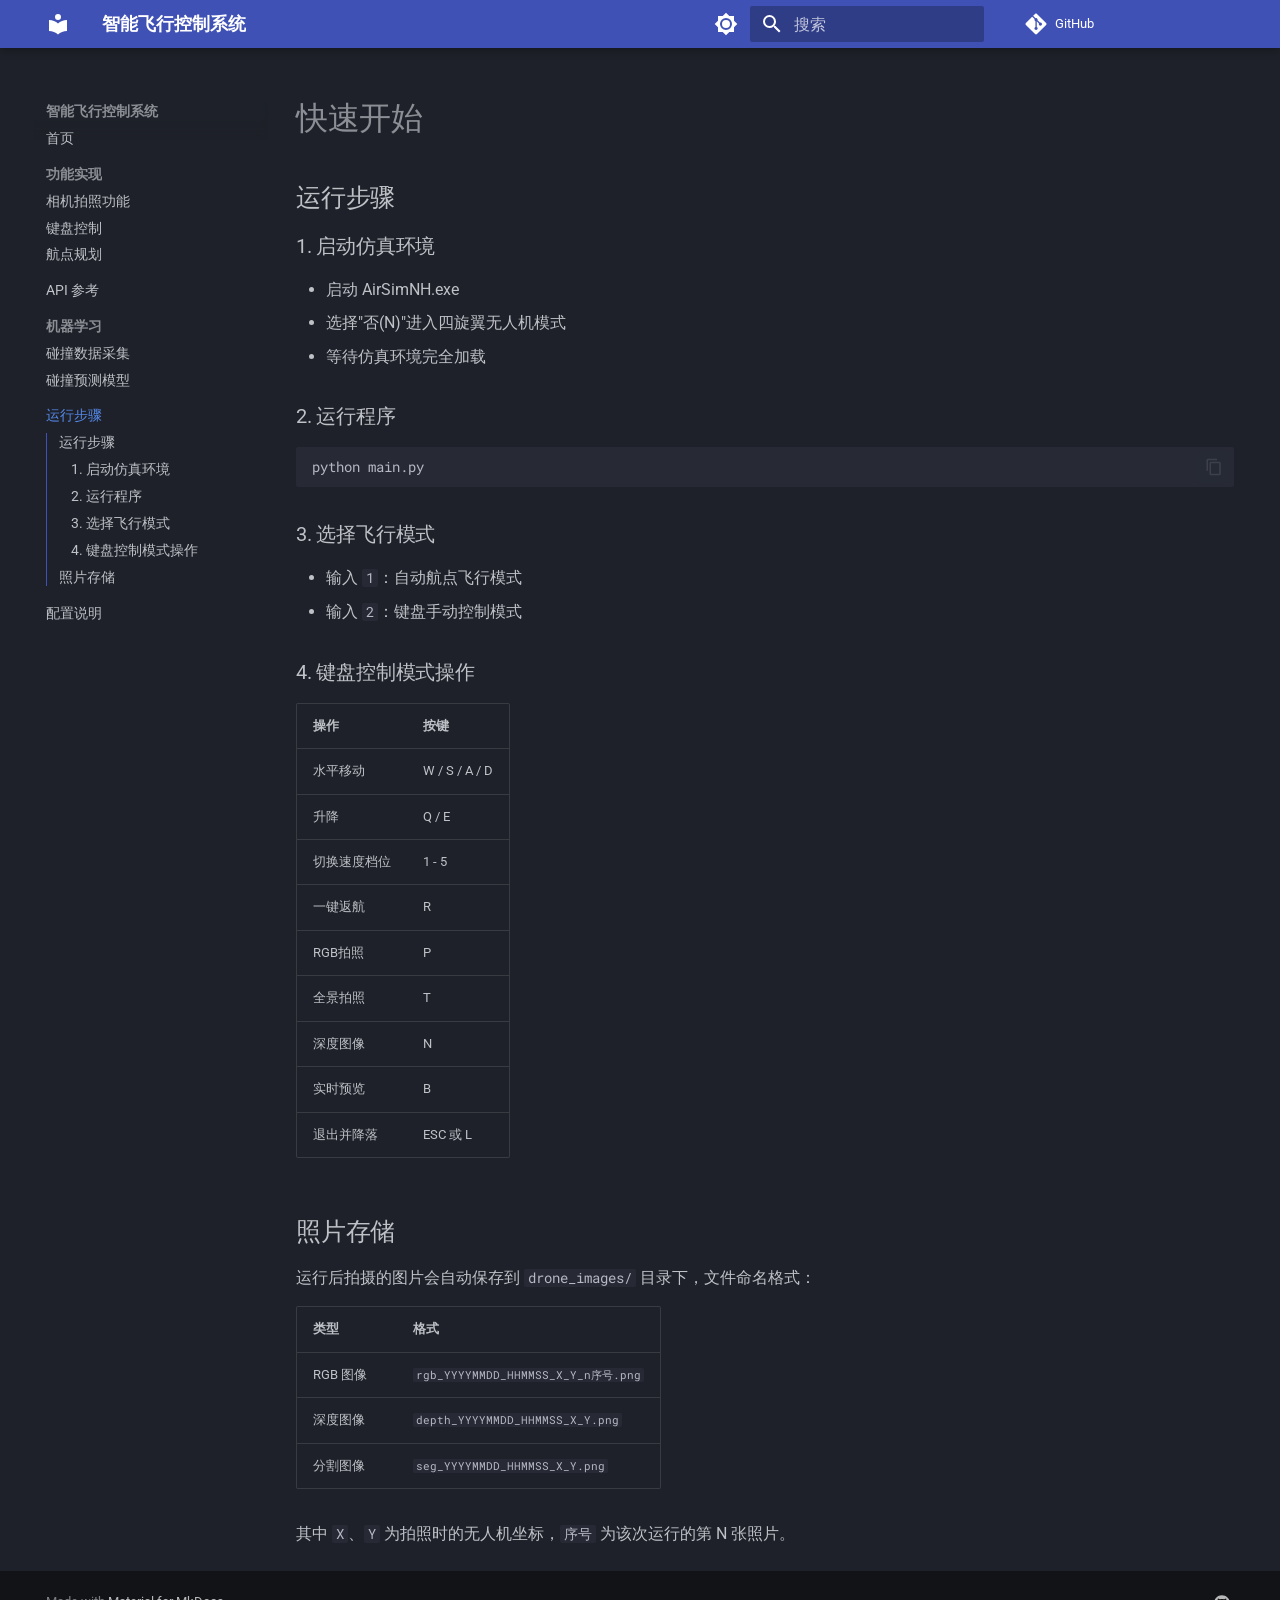
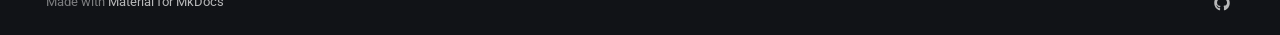
<file: quickstart/index.html>
<!doctype html>
<html lang="zh" class="no-js">
  <head>
    
      <meta charset="utf-8">
      <meta name="viewport" content="width=device-width,initial-scale=1">
      
        <meta name="description" content="基于 AirSim 无人机仿真平台的智能飞行控制与碰撞检测系统">
      
      
        <meta name="author" content="你的名字">
      
      
      
        <link rel="prev" href="../ml/model/">
      
      
        <link rel="next" href="../config/">
      
      
        
      
      
      <link rel="icon" href="../assets/images/favicon.png">
      <meta name="generator" content="mkdocs-1.6.1, mkdocs-material-9.7.6">
    
    
      
        <title>运行步骤 - 智能飞行控制系统</title>
      
    
    
      <link rel="stylesheet" href="../assets/stylesheets/main.484c7ddc.min.css">
      
        
        <link rel="stylesheet" href="../assets/stylesheets/palette.ab4e12ef.min.css">
      
      


    
    
      
    
    
      
        
        
        <link rel="preconnect" href="https://fonts.gstatic.com" crossorigin>
        <link rel="stylesheet" href="https://fonts.googleapis.com/css?family=Roboto:300,300i,400,400i,700,700i%7CRoboto+Mono:400,400i,700,700i&display=fallback">
        <style>:root{--md-text-font:"Roboto";--md-code-font:"Roboto Mono"}</style>
      
    
    
    <script>__md_scope=new URL("..",location),__md_hash=e=>[...e].reduce(((e,_)=>(e<<5)-e+_.charCodeAt(0)),0),__md_get=(e,_=localStorage,t=__md_scope)=>JSON.parse(_.getItem(t.pathname+"."+e)),__md_set=(e,_,t=localStorage,a=__md_scope)=>{try{t.setItem(a.pathname+"."+e,JSON.stringify(_))}catch(e){}}</script>
    
      

    
    
  </head>
  
  
    
    
      
    
    
    
    
    <body dir="ltr" data-md-color-scheme="slate" data-md-color-primary="indigo" data-md-color-accent="indigo">
  
    
    <input class="md-toggle" data-md-toggle="drawer" type="checkbox" id="__drawer" autocomplete="off">
    <input class="md-toggle" data-md-toggle="search" type="checkbox" id="__search" autocomplete="off">
    <label class="md-overlay" for="__drawer"></label>
    <div data-md-component="skip">
      
        
        <a href="#_1" class="md-skip">
          跳转至
        </a>
      
    </div>
    <div data-md-component="announce">
      
    </div>
    
    
      

  

<header class="md-header md-header--shadow" data-md-component="header">
  <nav class="md-header__inner md-grid" aria-label="页眉">
    <a href=".." title="智能飞行控制系统" class="md-header__button md-logo" aria-label="智能飞行控制系统" data-md-component="logo">
      
  
  <svg xmlns="http://www.w3.org/2000/svg" viewBox="0 0 24 24"><path d="M12 8a3 3 0 0 0 3-3 3 3 0 0 0-3-3 3 3 0 0 0-3 3 3 3 0 0 0 3 3m0 3.54C9.64 9.35 6.5 8 3 8v11c3.5 0 6.64 1.35 9 3.54 2.36-2.19 5.5-3.54 9-3.54V8c-3.5 0-6.64 1.35-9 3.54"/></svg>

    </a>
    <label class="md-header__button md-icon" for="__drawer">
      
      <svg xmlns="http://www.w3.org/2000/svg" viewBox="0 0 24 24"><path d="M3 6h18v2H3zm0 5h18v2H3zm0 5h18v2H3z"/></svg>
    </label>
    <div class="md-header__title" data-md-component="header-title">
      <div class="md-header__ellipsis">
        <div class="md-header__topic">
          <span class="md-ellipsis">
            智能飞行控制系统
          </span>
        </div>
        <div class="md-header__topic" data-md-component="header-topic">
          <span class="md-ellipsis">
            
              运行步骤
            
          </span>
        </div>
      </div>
    </div>
    
      
        <form class="md-header__option" data-md-component="palette">
  
    
    
    
    <input class="md-option" data-md-color-media="" data-md-color-scheme="slate" data-md-color-primary="indigo" data-md-color-accent="indigo"  aria-label="切换亮色模式"  type="radio" name="__palette" id="__palette_0">
    
      <label class="md-header__button md-icon" title="切换亮色模式" for="__palette_1" hidden>
        <svg xmlns="http://www.w3.org/2000/svg" viewBox="0 0 24 24"><path d="M12 8a4 4 0 0 0-4 4 4 4 0 0 0 4 4 4 4 0 0 0 4-4 4 4 0 0 0-4-4m0 10a6 6 0 0 1-6-6 6 6 0 0 1 6-6 6 6 0 0 1 6 6 6 6 0 0 1-6 6m8-9.31V4h-4.69L12 .69 8.69 4H4v4.69L.69 12 4 15.31V20h4.69L12 23.31 15.31 20H20v-4.69L23.31 12z"/></svg>
      </label>
    
  
    
    
    
    <input class="md-option" data-md-color-media="" data-md-color-scheme="default" data-md-color-primary="indigo" data-md-color-accent="indigo"  aria-label="切换暗色模式"  type="radio" name="__palette" id="__palette_1">
    
      <label class="md-header__button md-icon" title="切换暗色模式" for="__palette_0" hidden>
        <svg xmlns="http://www.w3.org/2000/svg" viewBox="0 0 24 24"><path d="M12 18c-.89 0-1.74-.2-2.5-.55C11.56 16.5 13 14.42 13 12s-1.44-4.5-3.5-5.45C10.26 6.2 11.11 6 12 6a6 6 0 0 1 6 6 6 6 0 0 1-6 6m8-9.31V4h-4.69L12 .69 8.69 4H4v4.69L.69 12 4 15.31V20h4.69L12 23.31 15.31 20H20v-4.69L23.31 12z"/></svg>
      </label>
    
  
</form>
      
    
    
      <script>var palette=__md_get("__palette");if(palette&&palette.color){if("(prefers-color-scheme)"===palette.color.media){var media=matchMedia("(prefers-color-scheme: light)"),input=document.querySelector(media.matches?"[data-md-color-media='(prefers-color-scheme: light)']":"[data-md-color-media='(prefers-color-scheme: dark)']");palette.color.media=input.getAttribute("data-md-color-media"),palette.color.scheme=input.getAttribute("data-md-color-scheme"),palette.color.primary=input.getAttribute("data-md-color-primary"),palette.color.accent=input.getAttribute("data-md-color-accent")}for(var[key,value]of Object.entries(palette.color))document.body.setAttribute("data-md-color-"+key,value)}</script>
    
    
    
      
      
        <label class="md-header__button md-icon" for="__search">
          
          <svg xmlns="http://www.w3.org/2000/svg" viewBox="0 0 24 24"><path d="M9.5 3A6.5 6.5 0 0 1 16 9.5c0 1.61-.59 3.09-1.56 4.23l.27.27h.79l5 5-1.5 1.5-5-5v-.79l-.27-.27A6.52 6.52 0 0 1 9.5 16 6.5 6.5 0 0 1 3 9.5 6.5 6.5 0 0 1 9.5 3m0 2C7 5 5 7 5 9.5S7 14 9.5 14 14 12 14 9.5 12 5 9.5 5"/></svg>
        </label>
        <div class="md-search" data-md-component="search" role="dialog">
  <label class="md-search__overlay" for="__search"></label>
  <div class="md-search__inner" role="search">
    <form class="md-search__form" name="search">
      <input type="text" class="md-search__input" name="query" aria-label="搜索" placeholder="搜索" autocapitalize="off" autocorrect="off" autocomplete="off" spellcheck="false" data-md-component="search-query" required>
      <label class="md-search__icon md-icon" for="__search">
        
        <svg xmlns="http://www.w3.org/2000/svg" viewBox="0 0 24 24"><path d="M9.5 3A6.5 6.5 0 0 1 16 9.5c0 1.61-.59 3.09-1.56 4.23l.27.27h.79l5 5-1.5 1.5-5-5v-.79l-.27-.27A6.52 6.52 0 0 1 9.5 16 6.5 6.5 0 0 1 3 9.5 6.5 6.5 0 0 1 9.5 3m0 2C7 5 5 7 5 9.5S7 14 9.5 14 14 12 14 9.5 12 5 9.5 5"/></svg>
        
        <svg xmlns="http://www.w3.org/2000/svg" viewBox="0 0 24 24"><path d="M20 11v2H8l5.5 5.5-1.42 1.42L4.16 12l7.92-7.92L13.5 5.5 8 11z"/></svg>
      </label>
      <nav class="md-search__options" aria-label="查找">
        
        <button type="reset" class="md-search__icon md-icon" title="清空当前内容" aria-label="清空当前内容" tabindex="-1">
          
          <svg xmlns="http://www.w3.org/2000/svg" viewBox="0 0 24 24"><path d="M19 6.41 17.59 5 12 10.59 6.41 5 5 6.41 10.59 12 5 17.59 6.41 19 12 13.41 17.59 19 19 17.59 13.41 12z"/></svg>
        </button>
      </nav>
      
    </form>
    <div class="md-search__output">
      <div class="md-search__scrollwrap" tabindex="0" data-md-scrollfix>
        <div class="md-search-result" data-md-component="search-result">
          <div class="md-search-result__meta">
            正在初始化搜索引擎
          </div>
          <ol class="md-search-result__list" role="presentation"></ol>
        </div>
      </div>
    </div>
  </div>
</div>
      
    
    
      <div class="md-header__source">
        <a href="https://github.com/yao-le-54/nn" title="前往仓库" class="md-source" data-md-component="source">
  <div class="md-source__icon md-icon">
    
    <svg xmlns="http://www.w3.org/2000/svg" viewBox="0 0 448 512"><!--! Font Awesome Free 7.1.0 by @fontawesome - https://fontawesome.com License - https://fontawesome.com/license/free (Icons: CC BY 4.0, Fonts: SIL OFL 1.1, Code: MIT License) Copyright 2025 Fonticons, Inc.--><path d="M439.6 236.1 244 40.5c-5.4-5.5-12.8-8.5-20.4-8.5s-15 3-20.4 8.4L162.5 81l51.5 51.5c27.1-9.1 52.7 16.8 43.4 43.7l49.7 49.7c34.2-11.8 61.2 31 35.5 56.7-26.5 26.5-70.2-2.9-56-37.3L240.3 199v121.9c25.3 12.5 22.3 41.8 9.1 55-6.4 6.4-15.2 10.1-24.3 10.1s-17.8-3.6-24.3-10.1c-17.6-17.6-11.1-46.9 11.2-56v-123c-20.8-8.5-24.6-30.7-18.6-45L142.6 101 8.5 235.1C3 240.6 0 247.9 0 255.5s3 15 8.5 20.4l195.6 195.7c5.4 5.4 12.7 8.4 20.4 8.4s15-3 20.4-8.4l194.7-194.7c5.4-5.4 8.4-12.8 8.4-20.4s-3-15-8.4-20.4"/></svg>
  </div>
  <div class="md-source__repository">
    GitHub
  </div>
</a>
      </div>
    
  </nav>
  
</header>
    
    <div class="md-container" data-md-component="container">
      
      
        
          
        
      
      <main class="md-main" data-md-component="main">
        <div class="md-main__inner md-grid">
          
            
              
              <div class="md-sidebar md-sidebar--primary" data-md-component="sidebar" data-md-type="navigation" >
                <div class="md-sidebar__scrollwrap">
                  <div class="md-sidebar__inner">
                    



  

<nav class="md-nav md-nav--primary md-nav--integrated" aria-label="导航栏" data-md-level="0">
  <label class="md-nav__title" for="__drawer">
    <a href=".." title="智能飞行控制系统" class="md-nav__button md-logo" aria-label="智能飞行控制系统" data-md-component="logo">
      
  
  <svg xmlns="http://www.w3.org/2000/svg" viewBox="0 0 24 24"><path d="M12 8a3 3 0 0 0 3-3 3 3 0 0 0-3-3 3 3 0 0 0-3 3 3 3 0 0 0 3 3m0 3.54C9.64 9.35 6.5 8 3 8v11c3.5 0 6.64 1.35 9 3.54 2.36-2.19 5.5-3.54 9-3.54V8c-3.5 0-6.64 1.35-9 3.54"/></svg>

    </a>
    智能飞行控制系统
  </label>
  
    <div class="md-nav__source">
      <a href="https://github.com/yao-le-54/nn" title="前往仓库" class="md-source" data-md-component="source">
  <div class="md-source__icon md-icon">
    
    <svg xmlns="http://www.w3.org/2000/svg" viewBox="0 0 448 512"><!--! Font Awesome Free 7.1.0 by @fontawesome - https://fontawesome.com License - https://fontawesome.com/license/free (Icons: CC BY 4.0, Fonts: SIL OFL 1.1, Code: MIT License) Copyright 2025 Fonticons, Inc.--><path d="M439.6 236.1 244 40.5c-5.4-5.5-12.8-8.5-20.4-8.5s-15 3-20.4 8.4L162.5 81l51.5 51.5c27.1-9.1 52.7 16.8 43.4 43.7l49.7 49.7c34.2-11.8 61.2 31 35.5 56.7-26.5 26.5-70.2-2.9-56-37.3L240.3 199v121.9c25.3 12.5 22.3 41.8 9.1 55-6.4 6.4-15.2 10.1-24.3 10.1s-17.8-3.6-24.3-10.1c-17.6-17.6-11.1-46.9 11.2-56v-123c-20.8-8.5-24.6-30.7-18.6-45L142.6 101 8.5 235.1C3 240.6 0 247.9 0 255.5s3 15 8.5 20.4l195.6 195.7c5.4 5.4 12.7 8.4 20.4 8.4s15-3 20.4-8.4l194.7-194.7c5.4-5.4 8.4-12.8 8.4-20.4s-3-15-8.4-20.4"/></svg>
  </div>
  <div class="md-source__repository">
    GitHub
  </div>
</a>
    </div>
  
  <ul class="md-nav__list" data-md-scrollfix>
    
      
      
  
  
  
  
    <li class="md-nav__item">
      <a href=".." class="md-nav__link">
        
  
  
  <span class="md-ellipsis">
    
  
    首页
  

    
  </span>
  
  

      </a>
    </li>
  

    
      
      
  
  
  
  
    
    
    
    
      
        
        
      
    
    
    <li class="md-nav__item md-nav__item--section md-nav__item--nested">
      
        
        
          
        
        <input class="md-nav__toggle md-toggle md-toggle--indeterminate" type="checkbox" id="__nav_2" >
        
          
          <label class="md-nav__link" for="__nav_2" id="__nav_2_label" tabindex="">
            
  
  
  <span class="md-ellipsis">
    
  
    功能实现
  

    
  </span>
  
  

            <span class="md-nav__icon md-icon"></span>
          </label>
        
        <nav class="md-nav" data-md-level="1" aria-labelledby="__nav_2_label" aria-expanded="false">
          <label class="md-nav__title" for="__nav_2">
            <span class="md-nav__icon md-icon"></span>
            
  
    功能实现
  

          </label>
          <ul class="md-nav__list" data-md-scrollfix>
            
              
                
  
  
  
  
    <li class="md-nav__item">
      <a href="../features/camera/" class="md-nav__link">
        
  
  
  <span class="md-ellipsis">
    
  
    相机拍照功能
  

    
  </span>
  
  

      </a>
    </li>
  

              
            
              
                
  
  
  
  
    <li class="md-nav__item">
      <a href="../features/keyboard/" class="md-nav__link">
        
  
  
  <span class="md-ellipsis">
    
  
    键盘控制
  

    
  </span>
  
  

      </a>
    </li>
  

              
            
              
                
  
  
  
  
    <li class="md-nav__item">
      <a href="../features/waypoints/" class="md-nav__link">
        
  
  
  <span class="md-ellipsis">
    
  
    航点规划
  

    
  </span>
  
  

      </a>
    </li>
  

              
            
          </ul>
        </nav>
      
    </li>
  

    
      
      
  
  
  
  
    <li class="md-nav__item">
      <a href="../api/" class="md-nav__link">
        
  
  
  <span class="md-ellipsis">
    
  
    API 参考
  

    
  </span>
  
  

      </a>
    </li>
  

    
      
      
  
  
  
  
    
    
    
    
      
        
        
      
    
    
    <li class="md-nav__item md-nav__item--section md-nav__item--nested">
      
        
        
          
        
        <input class="md-nav__toggle md-toggle md-toggle--indeterminate" type="checkbox" id="__nav_4" >
        
          
          <label class="md-nav__link" for="__nav_4" id="__nav_4_label" tabindex="">
            
  
  
  <span class="md-ellipsis">
    
  
    机器学习
  

    
  </span>
  
  

            <span class="md-nav__icon md-icon"></span>
          </label>
        
        <nav class="md-nav" data-md-level="1" aria-labelledby="__nav_4_label" aria-expanded="false">
          <label class="md-nav__title" for="__nav_4">
            <span class="md-nav__icon md-icon"></span>
            
  
    机器学习
  

          </label>
          <ul class="md-nav__list" data-md-scrollfix>
            
              
                
  
  
  
  
    <li class="md-nav__item">
      <a href="../ml/data-collection/" class="md-nav__link">
        
  
  
  <span class="md-ellipsis">
    
  
    碰撞数据采集
  

    
  </span>
  
  

      </a>
    </li>
  

              
            
              
                
  
  
  
  
    <li class="md-nav__item">
      <a href="../ml/model/" class="md-nav__link">
        
  
  
  <span class="md-ellipsis">
    
  
    碰撞预测模型
  

    
  </span>
  
  

      </a>
    </li>
  

              
            
          </ul>
        </nav>
      
    </li>
  

    
      
      
  
  
    
  
  
  
    <li class="md-nav__item md-nav__item--active">
      
      <input class="md-nav__toggle md-toggle" type="checkbox" id="__toc">
      
      
        
      
      
        <label class="md-nav__link md-nav__link--active" for="__toc">
          
  
  
  <span class="md-ellipsis">
    
  
    运行步骤
  

    
  </span>
  
  

          <span class="md-nav__icon md-icon"></span>
        </label>
      
      <a href="./" class="md-nav__link md-nav__link--active">
        
  
  
  <span class="md-ellipsis">
    
  
    运行步骤
  

    
  </span>
  
  

      </a>
      
        

<nav class="md-nav md-nav--secondary" aria-label="目录">
  
  
  
    
  
  
    <label class="md-nav__title" for="__toc">
      <span class="md-nav__icon md-icon"></span>
      目录
    </label>
    <ul class="md-nav__list" data-md-component="toc" data-md-scrollfix>
      
        <li class="md-nav__item">
  <a href="#_2" class="md-nav__link">
    <span class="md-ellipsis">
      
        运行步骤
      
    </span>
  </a>
  
    <nav class="md-nav" aria-label="运行步骤">
      <ul class="md-nav__list">
        
          <li class="md-nav__item">
  <a href="#1" class="md-nav__link">
    <span class="md-ellipsis">
      
        1. 启动仿真环境
      
    </span>
  </a>
  
</li>
        
          <li class="md-nav__item">
  <a href="#2" class="md-nav__link">
    <span class="md-ellipsis">
      
        2. 运行程序
      
    </span>
  </a>
  
</li>
        
          <li class="md-nav__item">
  <a href="#3" class="md-nav__link">
    <span class="md-ellipsis">
      
        3. 选择飞行模式
      
    </span>
  </a>
  
</li>
        
          <li class="md-nav__item">
  <a href="#4" class="md-nav__link">
    <span class="md-ellipsis">
      
        4. 键盘控制模式操作
      
    </span>
  </a>
  
</li>
        
      </ul>
    </nav>
  
</li>
      
        <li class="md-nav__item">
  <a href="#_3" class="md-nav__link">
    <span class="md-ellipsis">
      
        照片存储
      
    </span>
  </a>
  
</li>
      
    </ul>
  
</nav>
      
    </li>
  

    
      
      
  
  
  
  
    <li class="md-nav__item">
      <a href="../config/" class="md-nav__link">
        
  
  
  <span class="md-ellipsis">
    
  
    配置说明
  

    
  </span>
  
  

      </a>
    </li>
  

    
  </ul>
</nav>
                  </div>
                </div>
              </div>
            
            
          
          
            <div class="md-content" data-md-component="content">
              
              <article class="md-content__inner md-typeset">
                
                  


  
  


<h1 id="_1">快速开始<a class="headerlink" href="#_1" title="Permanent link">&para;</a></h1>
<h2 id="_2">运行步骤<a class="headerlink" href="#_2" title="Permanent link">&para;</a></h2>
<h3 id="1">1. 启动仿真环境<a class="headerlink" href="#1" title="Permanent link">&para;</a></h3>
<ul>
<li>启动 AirSimNH.exe</li>
<li>选择"否(N)"进入四旋翼无人机模式</li>
<li>等待仿真环境完全加载</li>
</ul>
<h3 id="2">2. 运行程序<a class="headerlink" href="#2" title="Permanent link">&para;</a></h3>
<div class="highlight"><pre><span></span><code><a id="__codelineno-0-1" name="__codelineno-0-1" href="#__codelineno-0-1"></a>python<span class="w"> </span>main.py
</code></pre></div>
<h3 id="3">3. 选择飞行模式<a class="headerlink" href="#3" title="Permanent link">&para;</a></h3>
<ul>
<li>输入 <code>1</code>：自动航点飞行模式</li>
<li>输入 <code>2</code>：键盘手动控制模式</li>
</ul>
<h3 id="4">4. 键盘控制模式操作<a class="headerlink" href="#4" title="Permanent link">&para;</a></h3>
<table>
<thead>
<tr>
<th>操作</th>
<th>按键</th>
</tr>
</thead>
<tbody>
<tr>
<td>水平移动</td>
<td>W / S / A / D</td>
</tr>
<tr>
<td>升降</td>
<td>Q / E</td>
</tr>
<tr>
<td>切换速度档位</td>
<td>1 - 5</td>
</tr>
<tr>
<td>一键返航</td>
<td>R</td>
</tr>
<tr>
<td>RGB拍照</td>
<td>P</td>
</tr>
<tr>
<td>全景拍照</td>
<td>T</td>
</tr>
<tr>
<td>深度图像</td>
<td>N</td>
</tr>
<tr>
<td>实时预览</td>
<td>B</td>
</tr>
<tr>
<td>退出并降落</td>
<td>ESC 或 L</td>
</tr>
</tbody>
</table>
<h2 id="_3">照片存储<a class="headerlink" href="#_3" title="Permanent link">&para;</a></h2>
<p>运行后拍摄的图片会自动保存到 <code>drone_images/</code> 目录下，文件命名格式：</p>
<table>
<thead>
<tr>
<th>类型</th>
<th>格式</th>
</tr>
</thead>
<tbody>
<tr>
<td>RGB 图像</td>
<td><code>rgb_YYYYMMDD_HHMMSS_X_Y_n序号.png</code></td>
</tr>
<tr>
<td>深度图像</td>
<td><code>depth_YYYYMMDD_HHMMSS_X_Y.png</code></td>
</tr>
<tr>
<td>分割图像</td>
<td><code>seg_YYYYMMDD_HHMMSS_X_Y.png</code></td>
</tr>
</tbody>
</table>
<p>其中 <code>X</code>、<code>Y</code> 为拍照时的无人机坐标，<code>序号</code> 为该次运行的第 N 张照片。</p>












                
              </article>
            </div>
          
          
<script>var target=document.getElementById(location.hash.slice(1));target&&target.name&&(target.checked=target.name.startsWith("__tabbed_"))</script>
        </div>
        
          <button type="button" class="md-top md-icon" data-md-component="top" hidden>
  
  <svg xmlns="http://www.w3.org/2000/svg" viewBox="0 0 24 24"><path d="M13 20h-2V8l-5.5 5.5-1.42-1.42L12 4.16l7.92 7.92-1.42 1.42L13 8z"/></svg>
  回到页面顶部
</button>
        
      </main>
      
        <footer class="md-footer">
  
  <div class="md-footer-meta md-typeset">
    <div class="md-footer-meta__inner md-grid">
      <div class="md-copyright">
  
  
    Made with
    <a href="https://squidfunk.github.io/mkdocs-material/" target="_blank" rel="noopener">
      Material for MkDocs
    </a>
  
</div>
      
        
<div class="md-social">
  
    
    
    
    
      
      
    
    <a href="https://github.com/yao-le-54/nn" target="_blank" rel="noopener" title="github.com" class="md-social__link">
      <svg xmlns="http://www.w3.org/2000/svg" viewBox="0 0 512 512"><!--! Font Awesome Free 7.1.0 by @fontawesome - https://fontawesome.com License - https://fontawesome.com/license/free (Icons: CC BY 4.0, Fonts: SIL OFL 1.1, Code: MIT License) Copyright 2025 Fonticons, Inc.--><path d="M173.9 397.4c0 2-2.3 3.6-5.2 3.6-3.3.3-5.6-1.3-5.6-3.6 0-2 2.3-3.6 5.2-3.6 3-.3 5.6 1.3 5.6 3.6m-31.1-4.5c-.7 2 1.3 4.3 4.3 4.9 2.6 1 5.6 0 6.2-2s-1.3-4.3-4.3-5.2c-2.6-.7-5.5.3-6.2 2.3m44.2-1.7c-2.9.7-4.9 2.6-4.6 4.9.3 2 2.9 3.3 5.9 2.6 2.9-.7 4.9-2.6 4.6-4.6-.3-1.9-3-3.2-5.9-2.9M252.8 8C114.1 8 8 113.3 8 252c0 110.9 69.8 205.8 169.5 239.2 12.8 2.3 17.3-5.6 17.3-12.1 0-6.2-.3-40.4-.3-61.4 0 0-70 15-84.7-29.8 0 0-11.4-29.1-27.8-36.6 0 0-22.9-15.7 1.6-15.4 0 0 24.9 2 38.6 25.8 21.9 38.6 58.6 27.5 72.9 20.9 2.3-16 8.8-27.1 16-33.7-55.9-6.2-112.3-14.3-112.3-110.5 0-27.5 7.6-41.3 23.6-58.9-2.6-6.5-11.1-33.3 2.6-67.9 20.9-6.5 69 27 69 27 20-5.6 41.5-8.5 62.8-8.5s42.8 2.9 62.8 8.5c0 0 48.1-33.6 69-27 13.7 34.7 5.2 61.4 2.6 67.9 16 17.7 25.8 31.5 25.8 58.9 0 96.5-58.9 104.2-114.8 110.5 9.2 7.9 17 22.9 17 46.4 0 33.7-.3 75.4-.3 83.6 0 6.5 4.6 14.4 17.3 12.1C436.2 457.8 504 362.9 504 252 504 113.3 391.5 8 252.8 8M105.2 352.9c-1.3 1-1 3.3.7 5.2 1.6 1.6 3.9 2.3 5.2 1 1.3-1 1-3.3-.7-5.2-1.6-1.6-3.9-2.3-5.2-1m-10.8-8.1c-.7 1.3.3 2.9 2.3 3.9 1.6 1 3.6.7 4.3-.7.7-1.3-.3-2.9-2.3-3.9-2-.6-3.6-.3-4.3.7m32.4 35.6c-1.6 1.3-1 4.3 1.3 6.2 2.3 2.3 5.2 2.6 6.5 1 1.3-1.3.7-4.3-1.3-6.2-2.2-2.3-5.2-2.6-6.5-1m-11.4-14.7c-1.6 1-1.6 3.6 0 5.9s4.3 3.3 5.6 2.3c1.6-1.3 1.6-3.9 0-6.2-1.4-2.3-4-3.3-5.6-2"/></svg>
    </a>
  
</div>
      
    </div>
  </div>
</footer>
      
    </div>
    <div class="md-dialog" data-md-component="dialog">
      <div class="md-dialog__inner md-typeset"></div>
    </div>
    
    
    
      
      
      <script id="__config" type="application/json">{"annotate": null, "base": "..", "features": ["navigation.sections", "navigation.expand", "navigation.top", "search.highlight", "content.code.copy", "toc.integrate"], "search": "../assets/javascripts/workers/search.2c215733.min.js", "tags": null, "translations": {"clipboard.copied": "\u5df2\u590d\u5236", "clipboard.copy": "\u590d\u5236", "search.result.more.one": "\u5728\u8be5\u9875\u4e0a\u8fd8\u6709 1 \u4e2a\u7b26\u5408\u6761\u4ef6\u7684\u7ed3\u679c", "search.result.more.other": "\u5728\u8be5\u9875\u4e0a\u8fd8\u6709 # \u4e2a\u7b26\u5408\u6761\u4ef6\u7684\u7ed3\u679c", "search.result.none": "\u6ca1\u6709\u627e\u5230\u7b26\u5408\u6761\u4ef6\u7684\u7ed3\u679c", "search.result.one": "\u627e\u5230 1 \u4e2a\u7b26\u5408\u6761\u4ef6\u7684\u7ed3\u679c", "search.result.other": "# \u4e2a\u7b26\u5408\u6761\u4ef6\u7684\u7ed3\u679c", "search.result.placeholder": "\u952e\u5165\u4ee5\u5f00\u59cb\u641c\u7d22", "search.result.term.missing": "\u7f3a\u5c11", "select.version": "\u9009\u62e9\u5f53\u524d\u7248\u672c"}, "version": null}</script>
    
    
      <script src="../assets/javascripts/bundle.79ae519e.min.js"></script>
      
    
  </body>
</html>
</file>
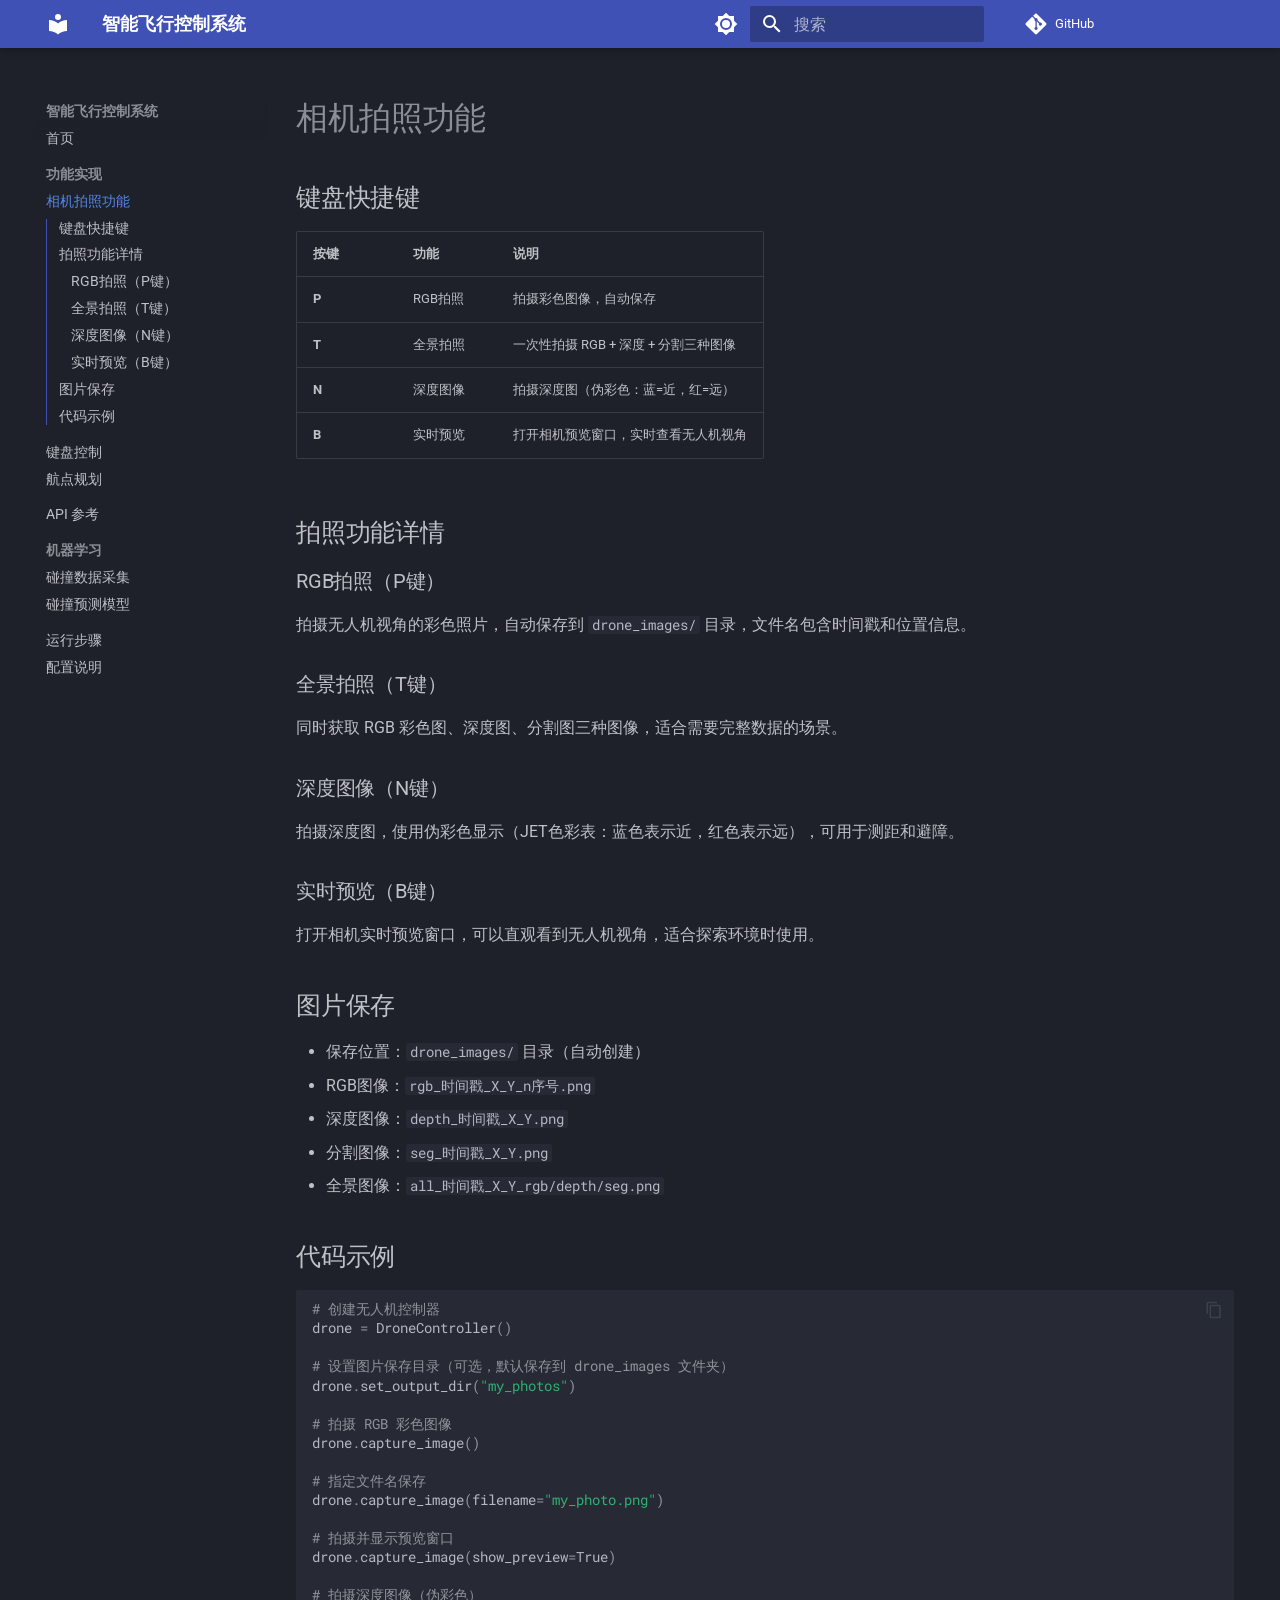
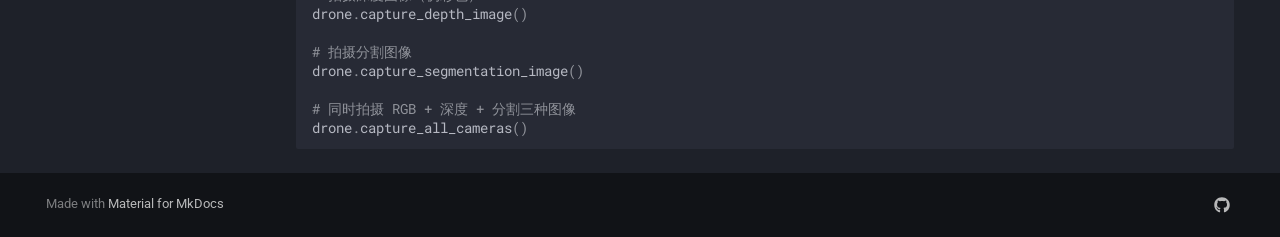
<file: features/camera/index.html>
<!doctype html>
<html lang="zh" class="no-js">
  <head>
    
      <meta charset="utf-8">
      <meta name="viewport" content="width=device-width,initial-scale=1">
      
        <meta name="description" content="基于 AirSim 无人机仿真平台的智能飞行控制与碰撞检测系统">
      
      
        <meta name="author" content="你的名字">
      
      
      
        <link rel="prev" href="../..">
      
      
        <link rel="next" href="../keyboard/">
      
      
        
      
      
      <link rel="icon" href="../../assets/images/favicon.png">
      <meta name="generator" content="mkdocs-1.6.1, mkdocs-material-9.7.6">
    
    
      
        <title>相机拍照功能 - 智能飞行控制系统</title>
      
    
    
      <link rel="stylesheet" href="../../assets/stylesheets/main.484c7ddc.min.css">
      
        
        <link rel="stylesheet" href="../../assets/stylesheets/palette.ab4e12ef.min.css">
      
      


    
    
      
    
    
      
        
        
        <link rel="preconnect" href="https://fonts.gstatic.com" crossorigin>
        <link rel="stylesheet" href="https://fonts.googleapis.com/css?family=Roboto:300,300i,400,400i,700,700i%7CRoboto+Mono:400,400i,700,700i&display=fallback">
        <style>:root{--md-text-font:"Roboto";--md-code-font:"Roboto Mono"}</style>
      
    
    
    <script>__md_scope=new URL("../..",location),__md_hash=e=>[...e].reduce(((e,_)=>(e<<5)-e+_.charCodeAt(0)),0),__md_get=(e,_=localStorage,t=__md_scope)=>JSON.parse(_.getItem(t.pathname+"."+e)),__md_set=(e,_,t=localStorage,a=__md_scope)=>{try{t.setItem(a.pathname+"."+e,JSON.stringify(_))}catch(e){}}</script>
    
      

    
    
  </head>
  
  
    
    
      
    
    
    
    
    <body dir="ltr" data-md-color-scheme="slate" data-md-color-primary="indigo" data-md-color-accent="indigo">
  
    
    <input class="md-toggle" data-md-toggle="drawer" type="checkbox" id="__drawer" autocomplete="off">
    <input class="md-toggle" data-md-toggle="search" type="checkbox" id="__search" autocomplete="off">
    <label class="md-overlay" for="__drawer"></label>
    <div data-md-component="skip">
      
        
        <a href="#_1" class="md-skip">
          跳转至
        </a>
      
    </div>
    <div data-md-component="announce">
      
    </div>
    
    
      

  

<header class="md-header md-header--shadow" data-md-component="header">
  <nav class="md-header__inner md-grid" aria-label="页眉">
    <a href="../.." title="智能飞行控制系统" class="md-header__button md-logo" aria-label="智能飞行控制系统" data-md-component="logo">
      
  
  <svg xmlns="http://www.w3.org/2000/svg" viewBox="0 0 24 24"><path d="M12 8a3 3 0 0 0 3-3 3 3 0 0 0-3-3 3 3 0 0 0-3 3 3 3 0 0 0 3 3m0 3.54C9.64 9.35 6.5 8 3 8v11c3.5 0 6.64 1.35 9 3.54 2.36-2.19 5.5-3.54 9-3.54V8c-3.5 0-6.64 1.35-9 3.54"/></svg>

    </a>
    <label class="md-header__button md-icon" for="__drawer">
      
      <svg xmlns="http://www.w3.org/2000/svg" viewBox="0 0 24 24"><path d="M3 6h18v2H3zm0 5h18v2H3zm0 5h18v2H3z"/></svg>
    </label>
    <div class="md-header__title" data-md-component="header-title">
      <div class="md-header__ellipsis">
        <div class="md-header__topic">
          <span class="md-ellipsis">
            智能飞行控制系统
          </span>
        </div>
        <div class="md-header__topic" data-md-component="header-topic">
          <span class="md-ellipsis">
            
              相机拍照功能
            
          </span>
        </div>
      </div>
    </div>
    
      
        <form class="md-header__option" data-md-component="palette">
  
    
    
    
    <input class="md-option" data-md-color-media="" data-md-color-scheme="slate" data-md-color-primary="indigo" data-md-color-accent="indigo"  aria-label="切换亮色模式"  type="radio" name="__palette" id="__palette_0">
    
      <label class="md-header__button md-icon" title="切换亮色模式" for="__palette_1" hidden>
        <svg xmlns="http://www.w3.org/2000/svg" viewBox="0 0 24 24"><path d="M12 8a4 4 0 0 0-4 4 4 4 0 0 0 4 4 4 4 0 0 0 4-4 4 4 0 0 0-4-4m0 10a6 6 0 0 1-6-6 6 6 0 0 1 6-6 6 6 0 0 1 6 6 6 6 0 0 1-6 6m8-9.31V4h-4.69L12 .69 8.69 4H4v4.69L.69 12 4 15.31V20h4.69L12 23.31 15.31 20H20v-4.69L23.31 12z"/></svg>
      </label>
    
  
    
    
    
    <input class="md-option" data-md-color-media="" data-md-color-scheme="default" data-md-color-primary="indigo" data-md-color-accent="indigo"  aria-label="切换暗色模式"  type="radio" name="__palette" id="__palette_1">
    
      <label class="md-header__button md-icon" title="切换暗色模式" for="__palette_0" hidden>
        <svg xmlns="http://www.w3.org/2000/svg" viewBox="0 0 24 24"><path d="M12 18c-.89 0-1.74-.2-2.5-.55C11.56 16.5 13 14.42 13 12s-1.44-4.5-3.5-5.45C10.26 6.2 11.11 6 12 6a6 6 0 0 1 6 6 6 6 0 0 1-6 6m8-9.31V4h-4.69L12 .69 8.69 4H4v4.69L.69 12 4 15.31V20h4.69L12 23.31 15.31 20H20v-4.69L23.31 12z"/></svg>
      </label>
    
  
</form>
      
    
    
      <script>var palette=__md_get("__palette");if(palette&&palette.color){if("(prefers-color-scheme)"===palette.color.media){var media=matchMedia("(prefers-color-scheme: light)"),input=document.querySelector(media.matches?"[data-md-color-media='(prefers-color-scheme: light)']":"[data-md-color-media='(prefers-color-scheme: dark)']");palette.color.media=input.getAttribute("data-md-color-media"),palette.color.scheme=input.getAttribute("data-md-color-scheme"),palette.color.primary=input.getAttribute("data-md-color-primary"),palette.color.accent=input.getAttribute("data-md-color-accent")}for(var[key,value]of Object.entries(palette.color))document.body.setAttribute("data-md-color-"+key,value)}</script>
    
    
    
      
      
        <label class="md-header__button md-icon" for="__search">
          
          <svg xmlns="http://www.w3.org/2000/svg" viewBox="0 0 24 24"><path d="M9.5 3A6.5 6.5 0 0 1 16 9.5c0 1.61-.59 3.09-1.56 4.23l.27.27h.79l5 5-1.5 1.5-5-5v-.79l-.27-.27A6.52 6.52 0 0 1 9.5 16 6.5 6.5 0 0 1 3 9.5 6.5 6.5 0 0 1 9.5 3m0 2C7 5 5 7 5 9.5S7 14 9.5 14 14 12 14 9.5 12 5 9.5 5"/></svg>
        </label>
        <div class="md-search" data-md-component="search" role="dialog">
  <label class="md-search__overlay" for="__search"></label>
  <div class="md-search__inner" role="search">
    <form class="md-search__form" name="search">
      <input type="text" class="md-search__input" name="query" aria-label="搜索" placeholder="搜索" autocapitalize="off" autocorrect="off" autocomplete="off" spellcheck="false" data-md-component="search-query" required>
      <label class="md-search__icon md-icon" for="__search">
        
        <svg xmlns="http://www.w3.org/2000/svg" viewBox="0 0 24 24"><path d="M9.5 3A6.5 6.5 0 0 1 16 9.5c0 1.61-.59 3.09-1.56 4.23l.27.27h.79l5 5-1.5 1.5-5-5v-.79l-.27-.27A6.52 6.52 0 0 1 9.5 16 6.5 6.5 0 0 1 3 9.5 6.5 6.5 0 0 1 9.5 3m0 2C7 5 5 7 5 9.5S7 14 9.5 14 14 12 14 9.5 12 5 9.5 5"/></svg>
        
        <svg xmlns="http://www.w3.org/2000/svg" viewBox="0 0 24 24"><path d="M20 11v2H8l5.5 5.5-1.42 1.42L4.16 12l7.92-7.92L13.5 5.5 8 11z"/></svg>
      </label>
      <nav class="md-search__options" aria-label="查找">
        
        <button type="reset" class="md-search__icon md-icon" title="清空当前内容" aria-label="清空当前内容" tabindex="-1">
          
          <svg xmlns="http://www.w3.org/2000/svg" viewBox="0 0 24 24"><path d="M19 6.41 17.59 5 12 10.59 6.41 5 5 6.41 10.59 12 5 17.59 6.41 19 12 13.41 17.59 19 19 17.59 13.41 12z"/></svg>
        </button>
      </nav>
      
    </form>
    <div class="md-search__output">
      <div class="md-search__scrollwrap" tabindex="0" data-md-scrollfix>
        <div class="md-search-result" data-md-component="search-result">
          <div class="md-search-result__meta">
            正在初始化搜索引擎
          </div>
          <ol class="md-search-result__list" role="presentation"></ol>
        </div>
      </div>
    </div>
  </div>
</div>
      
    
    
      <div class="md-header__source">
        <a href="https://github.com/yao-le-54/nn" title="前往仓库" class="md-source" data-md-component="source">
  <div class="md-source__icon md-icon">
    
    <svg xmlns="http://www.w3.org/2000/svg" viewBox="0 0 448 512"><!--! Font Awesome Free 7.1.0 by @fontawesome - https://fontawesome.com License - https://fontawesome.com/license/free (Icons: CC BY 4.0, Fonts: SIL OFL 1.1, Code: MIT License) Copyright 2025 Fonticons, Inc.--><path d="M439.6 236.1 244 40.5c-5.4-5.5-12.8-8.5-20.4-8.5s-15 3-20.4 8.4L162.5 81l51.5 51.5c27.1-9.1 52.7 16.8 43.4 43.7l49.7 49.7c34.2-11.8 61.2 31 35.5 56.7-26.5 26.5-70.2-2.9-56-37.3L240.3 199v121.9c25.3 12.5 22.3 41.8 9.1 55-6.4 6.4-15.2 10.1-24.3 10.1s-17.8-3.6-24.3-10.1c-17.6-17.6-11.1-46.9 11.2-56v-123c-20.8-8.5-24.6-30.7-18.6-45L142.6 101 8.5 235.1C3 240.6 0 247.9 0 255.5s3 15 8.5 20.4l195.6 195.7c5.4 5.4 12.7 8.4 20.4 8.4s15-3 20.4-8.4l194.7-194.7c5.4-5.4 8.4-12.8 8.4-20.4s-3-15-8.4-20.4"/></svg>
  </div>
  <div class="md-source__repository">
    GitHub
  </div>
</a>
      </div>
    
  </nav>
  
</header>
    
    <div class="md-container" data-md-component="container">
      
      
        
          
        
      
      <main class="md-main" data-md-component="main">
        <div class="md-main__inner md-grid">
          
            
              
              <div class="md-sidebar md-sidebar--primary" data-md-component="sidebar" data-md-type="navigation" >
                <div class="md-sidebar__scrollwrap">
                  <div class="md-sidebar__inner">
                    



  

<nav class="md-nav md-nav--primary md-nav--integrated" aria-label="导航栏" data-md-level="0">
  <label class="md-nav__title" for="__drawer">
    <a href="../.." title="智能飞行控制系统" class="md-nav__button md-logo" aria-label="智能飞行控制系统" data-md-component="logo">
      
  
  <svg xmlns="http://www.w3.org/2000/svg" viewBox="0 0 24 24"><path d="M12 8a3 3 0 0 0 3-3 3 3 0 0 0-3-3 3 3 0 0 0-3 3 3 3 0 0 0 3 3m0 3.54C9.64 9.35 6.5 8 3 8v11c3.5 0 6.64 1.35 9 3.54 2.36-2.19 5.5-3.54 9-3.54V8c-3.5 0-6.64 1.35-9 3.54"/></svg>

    </a>
    智能飞行控制系统
  </label>
  
    <div class="md-nav__source">
      <a href="https://github.com/yao-le-54/nn" title="前往仓库" class="md-source" data-md-component="source">
  <div class="md-source__icon md-icon">
    
    <svg xmlns="http://www.w3.org/2000/svg" viewBox="0 0 448 512"><!--! Font Awesome Free 7.1.0 by @fontawesome - https://fontawesome.com License - https://fontawesome.com/license/free (Icons: CC BY 4.0, Fonts: SIL OFL 1.1, Code: MIT License) Copyright 2025 Fonticons, Inc.--><path d="M439.6 236.1 244 40.5c-5.4-5.5-12.8-8.5-20.4-8.5s-15 3-20.4 8.4L162.5 81l51.5 51.5c27.1-9.1 52.7 16.8 43.4 43.7l49.7 49.7c34.2-11.8 61.2 31 35.5 56.7-26.5 26.5-70.2-2.9-56-37.3L240.3 199v121.9c25.3 12.5 22.3 41.8 9.1 55-6.4 6.4-15.2 10.1-24.3 10.1s-17.8-3.6-24.3-10.1c-17.6-17.6-11.1-46.9 11.2-56v-123c-20.8-8.5-24.6-30.7-18.6-45L142.6 101 8.5 235.1C3 240.6 0 247.9 0 255.5s3 15 8.5 20.4l195.6 195.7c5.4 5.4 12.7 8.4 20.4 8.4s15-3 20.4-8.4l194.7-194.7c5.4-5.4 8.4-12.8 8.4-20.4s-3-15-8.4-20.4"/></svg>
  </div>
  <div class="md-source__repository">
    GitHub
  </div>
</a>
    </div>
  
  <ul class="md-nav__list" data-md-scrollfix>
    
      
      
  
  
  
  
    <li class="md-nav__item">
      <a href="../.." class="md-nav__link">
        
  
  
  <span class="md-ellipsis">
    
  
    首页
  

    
  </span>
  
  

      </a>
    </li>
  

    
      
      
  
  
    
  
  
  
    
    
    
    
      
        
        
      
    
    
    <li class="md-nav__item md-nav__item--active md-nav__item--section md-nav__item--nested">
      
        
        
        <input class="md-nav__toggle md-toggle " type="checkbox" id="__nav_2" checked>
        
          
          <label class="md-nav__link" for="__nav_2" id="__nav_2_label" tabindex="">
            
  
  
  <span class="md-ellipsis">
    
  
    功能实现
  

    
  </span>
  
  

            <span class="md-nav__icon md-icon"></span>
          </label>
        
        <nav class="md-nav" data-md-level="1" aria-labelledby="__nav_2_label" aria-expanded="true">
          <label class="md-nav__title" for="__nav_2">
            <span class="md-nav__icon md-icon"></span>
            
  
    功能实现
  

          </label>
          <ul class="md-nav__list" data-md-scrollfix>
            
              
                
  
  
    
  
  
  
    <li class="md-nav__item md-nav__item--active">
      
      <input class="md-nav__toggle md-toggle" type="checkbox" id="__toc">
      
      
        
      
      
        <label class="md-nav__link md-nav__link--active" for="__toc">
          
  
  
  <span class="md-ellipsis">
    
  
    相机拍照功能
  

    
  </span>
  
  

          <span class="md-nav__icon md-icon"></span>
        </label>
      
      <a href="./" class="md-nav__link md-nav__link--active">
        
  
  
  <span class="md-ellipsis">
    
  
    相机拍照功能
  

    
  </span>
  
  

      </a>
      
        

<nav class="md-nav md-nav--secondary" aria-label="目录">
  
  
  
    
  
  
    <label class="md-nav__title" for="__toc">
      <span class="md-nav__icon md-icon"></span>
      目录
    </label>
    <ul class="md-nav__list" data-md-component="toc" data-md-scrollfix>
      
        <li class="md-nav__item">
  <a href="#_2" class="md-nav__link">
    <span class="md-ellipsis">
      
        键盘快捷键
      
    </span>
  </a>
  
</li>
      
        <li class="md-nav__item">
  <a href="#_3" class="md-nav__link">
    <span class="md-ellipsis">
      
        拍照功能详情
      
    </span>
  </a>
  
    <nav class="md-nav" aria-label="拍照功能详情">
      <ul class="md-nav__list">
        
          <li class="md-nav__item">
  <a href="#rgbp" class="md-nav__link">
    <span class="md-ellipsis">
      
        RGB拍照（P键）
      
    </span>
  </a>
  
</li>
        
          <li class="md-nav__item">
  <a href="#t" class="md-nav__link">
    <span class="md-ellipsis">
      
        全景拍照（T键）
      
    </span>
  </a>
  
</li>
        
          <li class="md-nav__item">
  <a href="#n" class="md-nav__link">
    <span class="md-ellipsis">
      
        深度图像（N键）
      
    </span>
  </a>
  
</li>
        
          <li class="md-nav__item">
  <a href="#b" class="md-nav__link">
    <span class="md-ellipsis">
      
        实时预览（B键）
      
    </span>
  </a>
  
</li>
        
      </ul>
    </nav>
  
</li>
      
        <li class="md-nav__item">
  <a href="#_4" class="md-nav__link">
    <span class="md-ellipsis">
      
        图片保存
      
    </span>
  </a>
  
</li>
      
        <li class="md-nav__item">
  <a href="#_5" class="md-nav__link">
    <span class="md-ellipsis">
      
        代码示例
      
    </span>
  </a>
  
</li>
      
    </ul>
  
</nav>
      
    </li>
  

              
            
              
                
  
  
  
  
    <li class="md-nav__item">
      <a href="../keyboard/" class="md-nav__link">
        
  
  
  <span class="md-ellipsis">
    
  
    键盘控制
  

    
  </span>
  
  

      </a>
    </li>
  

              
            
              
                
  
  
  
  
    <li class="md-nav__item">
      <a href="../waypoints/" class="md-nav__link">
        
  
  
  <span class="md-ellipsis">
    
  
    航点规划
  

    
  </span>
  
  

      </a>
    </li>
  

              
            
          </ul>
        </nav>
      
    </li>
  

    
      
      
  
  
  
  
    <li class="md-nav__item">
      <a href="../../api/" class="md-nav__link">
        
  
  
  <span class="md-ellipsis">
    
  
    API 参考
  

    
  </span>
  
  

      </a>
    </li>
  

    
      
      
  
  
  
  
    
    
    
    
      
        
        
      
    
    
    <li class="md-nav__item md-nav__item--section md-nav__item--nested">
      
        
        
          
        
        <input class="md-nav__toggle md-toggle md-toggle--indeterminate" type="checkbox" id="__nav_4" >
        
          
          <label class="md-nav__link" for="__nav_4" id="__nav_4_label" tabindex="">
            
  
  
  <span class="md-ellipsis">
    
  
    机器学习
  

    
  </span>
  
  

            <span class="md-nav__icon md-icon"></span>
          </label>
        
        <nav class="md-nav" data-md-level="1" aria-labelledby="__nav_4_label" aria-expanded="false">
          <label class="md-nav__title" for="__nav_4">
            <span class="md-nav__icon md-icon"></span>
            
  
    机器学习
  

          </label>
          <ul class="md-nav__list" data-md-scrollfix>
            
              
                
  
  
  
  
    <li class="md-nav__item">
      <a href="../../ml/data-collection/" class="md-nav__link">
        
  
  
  <span class="md-ellipsis">
    
  
    碰撞数据采集
  

    
  </span>
  
  

      </a>
    </li>
  

              
            
              
                
  
  
  
  
    <li class="md-nav__item">
      <a href="../../ml/model/" class="md-nav__link">
        
  
  
  <span class="md-ellipsis">
    
  
    碰撞预测模型
  

    
  </span>
  
  

      </a>
    </li>
  

              
            
          </ul>
        </nav>
      
    </li>
  

    
      
      
  
  
  
  
    <li class="md-nav__item">
      <a href="../../quickstart/" class="md-nav__link">
        
  
  
  <span class="md-ellipsis">
    
  
    运行步骤
  

    
  </span>
  
  

      </a>
    </li>
  

    
      
      
  
  
  
  
    <li class="md-nav__item">
      <a href="../../config/" class="md-nav__link">
        
  
  
  <span class="md-ellipsis">
    
  
    配置说明
  

    
  </span>
  
  

      </a>
    </li>
  

    
  </ul>
</nav>
                  </div>
                </div>
              </div>
            
            
          
          
            <div class="md-content" data-md-component="content">
              
              <article class="md-content__inner md-typeset">
                
                  


  
  


<h1 id="_1">相机拍照功能<a class="headerlink" href="#_1" title="Permanent link">&para;</a></h1>
<h2 id="_2">键盘快捷键<a class="headerlink" href="#_2" title="Permanent link">&para;</a></h2>
<table>
<thead>
<tr>
<th>按键</th>
<th>功能</th>
<th>说明</th>
</tr>
</thead>
<tbody>
<tr>
<td><strong>P</strong></td>
<td>RGB拍照</td>
<td>拍摄彩色图像，自动保存</td>
</tr>
<tr>
<td><strong>T</strong></td>
<td>全景拍照</td>
<td>一次性拍摄 RGB + 深度 + 分割三种图像</td>
</tr>
<tr>
<td><strong>N</strong></td>
<td>深度图像</td>
<td>拍摄深度图（伪彩色：蓝=近，红=远）</td>
</tr>
<tr>
<td><strong>B</strong></td>
<td>实时预览</td>
<td>打开相机预览窗口，实时查看无人机视角</td>
</tr>
</tbody>
</table>
<h2 id="_3">拍照功能详情<a class="headerlink" href="#_3" title="Permanent link">&para;</a></h2>
<h3 id="rgbp">RGB拍照（P键）<a class="headerlink" href="#rgbp" title="Permanent link">&para;</a></h3>
<p>拍摄无人机视角的彩色照片，自动保存到 <code>drone_images/</code> 目录，文件名包含时间戳和位置信息。</p>
<h3 id="t">全景拍照（T键）<a class="headerlink" href="#t" title="Permanent link">&para;</a></h3>
<p>同时获取 RGB 彩色图、深度图、分割图三种图像，适合需要完整数据的场景。</p>
<h3 id="n">深度图像（N键）<a class="headerlink" href="#n" title="Permanent link">&para;</a></h3>
<p>拍摄深度图，使用伪彩色显示（JET色彩表：蓝色表示近，红色表示远），可用于测距和避障。</p>
<h3 id="b">实时预览（B键）<a class="headerlink" href="#b" title="Permanent link">&para;</a></h3>
<p>打开相机实时预览窗口，可以直观看到无人机视角，适合探索环境时使用。</p>
<h2 id="_4">图片保存<a class="headerlink" href="#_4" title="Permanent link">&para;</a></h2>
<ul>
<li>保存位置：<code>drone_images/</code> 目录（自动创建）</li>
<li>RGB图像：<code>rgb_时间戳_X_Y_n序号.png</code></li>
<li>深度图像：<code>depth_时间戳_X_Y.png</code></li>
<li>分割图像：<code>seg_时间戳_X_Y.png</code></li>
<li>全景图像：<code>all_时间戳_X_Y_rgb/depth/seg.png</code></li>
</ul>
<h2 id="_5">代码示例<a class="headerlink" href="#_5" title="Permanent link">&para;</a></h2>
<div class="highlight"><pre><span></span><code><a id="__codelineno-0-1" name="__codelineno-0-1" href="#__codelineno-0-1"></a><span class="c1"># 创建无人机控制器</span>
<a id="__codelineno-0-2" name="__codelineno-0-2" href="#__codelineno-0-2"></a><span class="n">drone</span> <span class="o">=</span> <span class="n">DroneController</span><span class="p">()</span>
<a id="__codelineno-0-3" name="__codelineno-0-3" href="#__codelineno-0-3"></a>
<a id="__codelineno-0-4" name="__codelineno-0-4" href="#__codelineno-0-4"></a><span class="c1"># 设置图片保存目录（可选，默认保存到 drone_images 文件夹）</span>
<a id="__codelineno-0-5" name="__codelineno-0-5" href="#__codelineno-0-5"></a><span class="n">drone</span><span class="o">.</span><span class="n">set_output_dir</span><span class="p">(</span><span class="s2">&quot;my_photos&quot;</span><span class="p">)</span>
<a id="__codelineno-0-6" name="__codelineno-0-6" href="#__codelineno-0-6"></a>
<a id="__codelineno-0-7" name="__codelineno-0-7" href="#__codelineno-0-7"></a><span class="c1"># 拍摄 RGB 彩色图像</span>
<a id="__codelineno-0-8" name="__codelineno-0-8" href="#__codelineno-0-8"></a><span class="n">drone</span><span class="o">.</span><span class="n">capture_image</span><span class="p">()</span>
<a id="__codelineno-0-9" name="__codelineno-0-9" href="#__codelineno-0-9"></a>
<a id="__codelineno-0-10" name="__codelineno-0-10" href="#__codelineno-0-10"></a><span class="c1"># 指定文件名保存</span>
<a id="__codelineno-0-11" name="__codelineno-0-11" href="#__codelineno-0-11"></a><span class="n">drone</span><span class="o">.</span><span class="n">capture_image</span><span class="p">(</span><span class="n">filename</span><span class="o">=</span><span class="s2">&quot;my_photo.png&quot;</span><span class="p">)</span>
<a id="__codelineno-0-12" name="__codelineno-0-12" href="#__codelineno-0-12"></a>
<a id="__codelineno-0-13" name="__codelineno-0-13" href="#__codelineno-0-13"></a><span class="c1"># 拍摄并显示预览窗口</span>
<a id="__codelineno-0-14" name="__codelineno-0-14" href="#__codelineno-0-14"></a><span class="n">drone</span><span class="o">.</span><span class="n">capture_image</span><span class="p">(</span><span class="n">show_preview</span><span class="o">=</span><span class="kc">True</span><span class="p">)</span>
<a id="__codelineno-0-15" name="__codelineno-0-15" href="#__codelineno-0-15"></a>
<a id="__codelineno-0-16" name="__codelineno-0-16" href="#__codelineno-0-16"></a><span class="c1"># 拍摄深度图像（伪彩色）</span>
<a id="__codelineno-0-17" name="__codelineno-0-17" href="#__codelineno-0-17"></a><span class="n">drone</span><span class="o">.</span><span class="n">capture_depth_image</span><span class="p">()</span>
<a id="__codelineno-0-18" name="__codelineno-0-18" href="#__codelineno-0-18"></a>
<a id="__codelineno-0-19" name="__codelineno-0-19" href="#__codelineno-0-19"></a><span class="c1"># 拍摄分割图像</span>
<a id="__codelineno-0-20" name="__codelineno-0-20" href="#__codelineno-0-20"></a><span class="n">drone</span><span class="o">.</span><span class="n">capture_segmentation_image</span><span class="p">()</span>
<a id="__codelineno-0-21" name="__codelineno-0-21" href="#__codelineno-0-21"></a>
<a id="__codelineno-0-22" name="__codelineno-0-22" href="#__codelineno-0-22"></a><span class="c1"># 同时拍摄 RGB + 深度 + 分割三种图像</span>
<a id="__codelineno-0-23" name="__codelineno-0-23" href="#__codelineno-0-23"></a><span class="n">drone</span><span class="o">.</span><span class="n">capture_all_cameras</span><span class="p">()</span>
</code></pre></div>












                
              </article>
            </div>
          
          
<script>var target=document.getElementById(location.hash.slice(1));target&&target.name&&(target.checked=target.name.startsWith("__tabbed_"))</script>
        </div>
        
          <button type="button" class="md-top md-icon" data-md-component="top" hidden>
  
  <svg xmlns="http://www.w3.org/2000/svg" viewBox="0 0 24 24"><path d="M13 20h-2V8l-5.5 5.5-1.42-1.42L12 4.16l7.92 7.92-1.42 1.42L13 8z"/></svg>
  回到页面顶部
</button>
        
      </main>
      
        <footer class="md-footer">
  
  <div class="md-footer-meta md-typeset">
    <div class="md-footer-meta__inner md-grid">
      <div class="md-copyright">
  
  
    Made with
    <a href="https://squidfunk.github.io/mkdocs-material/" target="_blank" rel="noopener">
      Material for MkDocs
    </a>
  
</div>
      
        
<div class="md-social">
  
    
    
    
    
      
      
    
    <a href="https://github.com/yao-le-54/nn" target="_blank" rel="noopener" title="github.com" class="md-social__link">
      <svg xmlns="http://www.w3.org/2000/svg" viewBox="0 0 512 512"><!--! Font Awesome Free 7.1.0 by @fontawesome - https://fontawesome.com License - https://fontawesome.com/license/free (Icons: CC BY 4.0, Fonts: SIL OFL 1.1, Code: MIT License) Copyright 2025 Fonticons, Inc.--><path d="M173.9 397.4c0 2-2.3 3.6-5.2 3.6-3.3.3-5.6-1.3-5.6-3.6 0-2 2.3-3.6 5.2-3.6 3-.3 5.6 1.3 5.6 3.6m-31.1-4.5c-.7 2 1.3 4.3 4.3 4.9 2.6 1 5.6 0 6.2-2s-1.3-4.3-4.3-5.2c-2.6-.7-5.5.3-6.2 2.3m44.2-1.7c-2.9.7-4.9 2.6-4.6 4.9.3 2 2.9 3.3 5.9 2.6 2.9-.7 4.9-2.6 4.6-4.6-.3-1.9-3-3.2-5.9-2.9M252.8 8C114.1 8 8 113.3 8 252c0 110.9 69.8 205.8 169.5 239.2 12.8 2.3 17.3-5.6 17.3-12.1 0-6.2-.3-40.4-.3-61.4 0 0-70 15-84.7-29.8 0 0-11.4-29.1-27.8-36.6 0 0-22.9-15.7 1.6-15.4 0 0 24.9 2 38.6 25.8 21.9 38.6 58.6 27.5 72.9 20.9 2.3-16 8.8-27.1 16-33.7-55.9-6.2-112.3-14.3-112.3-110.5 0-27.5 7.6-41.3 23.6-58.9-2.6-6.5-11.1-33.3 2.6-67.9 20.9-6.5 69 27 69 27 20-5.6 41.5-8.5 62.8-8.5s42.8 2.9 62.8 8.5c0 0 48.1-33.6 69-27 13.7 34.7 5.2 61.4 2.6 67.9 16 17.7 25.8 31.5 25.8 58.9 0 96.5-58.9 104.2-114.8 110.5 9.2 7.9 17 22.9 17 46.4 0 33.7-.3 75.4-.3 83.6 0 6.5 4.6 14.4 17.3 12.1C436.2 457.8 504 362.9 504 252 504 113.3 391.5 8 252.8 8M105.2 352.9c-1.3 1-1 3.3.7 5.2 1.6 1.6 3.9 2.3 5.2 1 1.3-1 1-3.3-.7-5.2-1.6-1.6-3.9-2.3-5.2-1m-10.8-8.1c-.7 1.3.3 2.9 2.3 3.9 1.6 1 3.6.7 4.3-.7.7-1.3-.3-2.9-2.3-3.9-2-.6-3.6-.3-4.3.7m32.4 35.6c-1.6 1.3-1 4.3 1.3 6.2 2.3 2.3 5.2 2.6 6.5 1 1.3-1.3.7-4.3-1.3-6.2-2.2-2.3-5.2-2.6-6.5-1m-11.4-14.7c-1.6 1-1.6 3.6 0 5.9s4.3 3.3 5.6 2.3c1.6-1.3 1.6-3.9 0-6.2-1.4-2.3-4-3.3-5.6-2"/></svg>
    </a>
  
</div>
      
    </div>
  </div>
</footer>
      
    </div>
    <div class="md-dialog" data-md-component="dialog">
      <div class="md-dialog__inner md-typeset"></div>
    </div>
    
    
    
      
      
      <script id="__config" type="application/json">{"annotate": null, "base": "../..", "features": ["navigation.sections", "navigation.expand", "navigation.top", "search.highlight", "content.code.copy", "toc.integrate"], "search": "../../assets/javascripts/workers/search.2c215733.min.js", "tags": null, "translations": {"clipboard.copied": "\u5df2\u590d\u5236", "clipboard.copy": "\u590d\u5236", "search.result.more.one": "\u5728\u8be5\u9875\u4e0a\u8fd8\u6709 1 \u4e2a\u7b26\u5408\u6761\u4ef6\u7684\u7ed3\u679c", "search.result.more.other": "\u5728\u8be5\u9875\u4e0a\u8fd8\u6709 # \u4e2a\u7b26\u5408\u6761\u4ef6\u7684\u7ed3\u679c", "search.result.none": "\u6ca1\u6709\u627e\u5230\u7b26\u5408\u6761\u4ef6\u7684\u7ed3\u679c", "search.result.one": "\u627e\u5230 1 \u4e2a\u7b26\u5408\u6761\u4ef6\u7684\u7ed3\u679c", "search.result.other": "# \u4e2a\u7b26\u5408\u6761\u4ef6\u7684\u7ed3\u679c", "search.result.placeholder": "\u952e\u5165\u4ee5\u5f00\u59cb\u641c\u7d22", "search.result.term.missing": "\u7f3a\u5c11", "select.version": "\u9009\u62e9\u5f53\u524d\u7248\u672c"}, "version": null}</script>
    
    
      <script src="../../assets/javascripts/bundle.79ae519e.min.js"></script>
      
    
  </body>
</html>
</file>
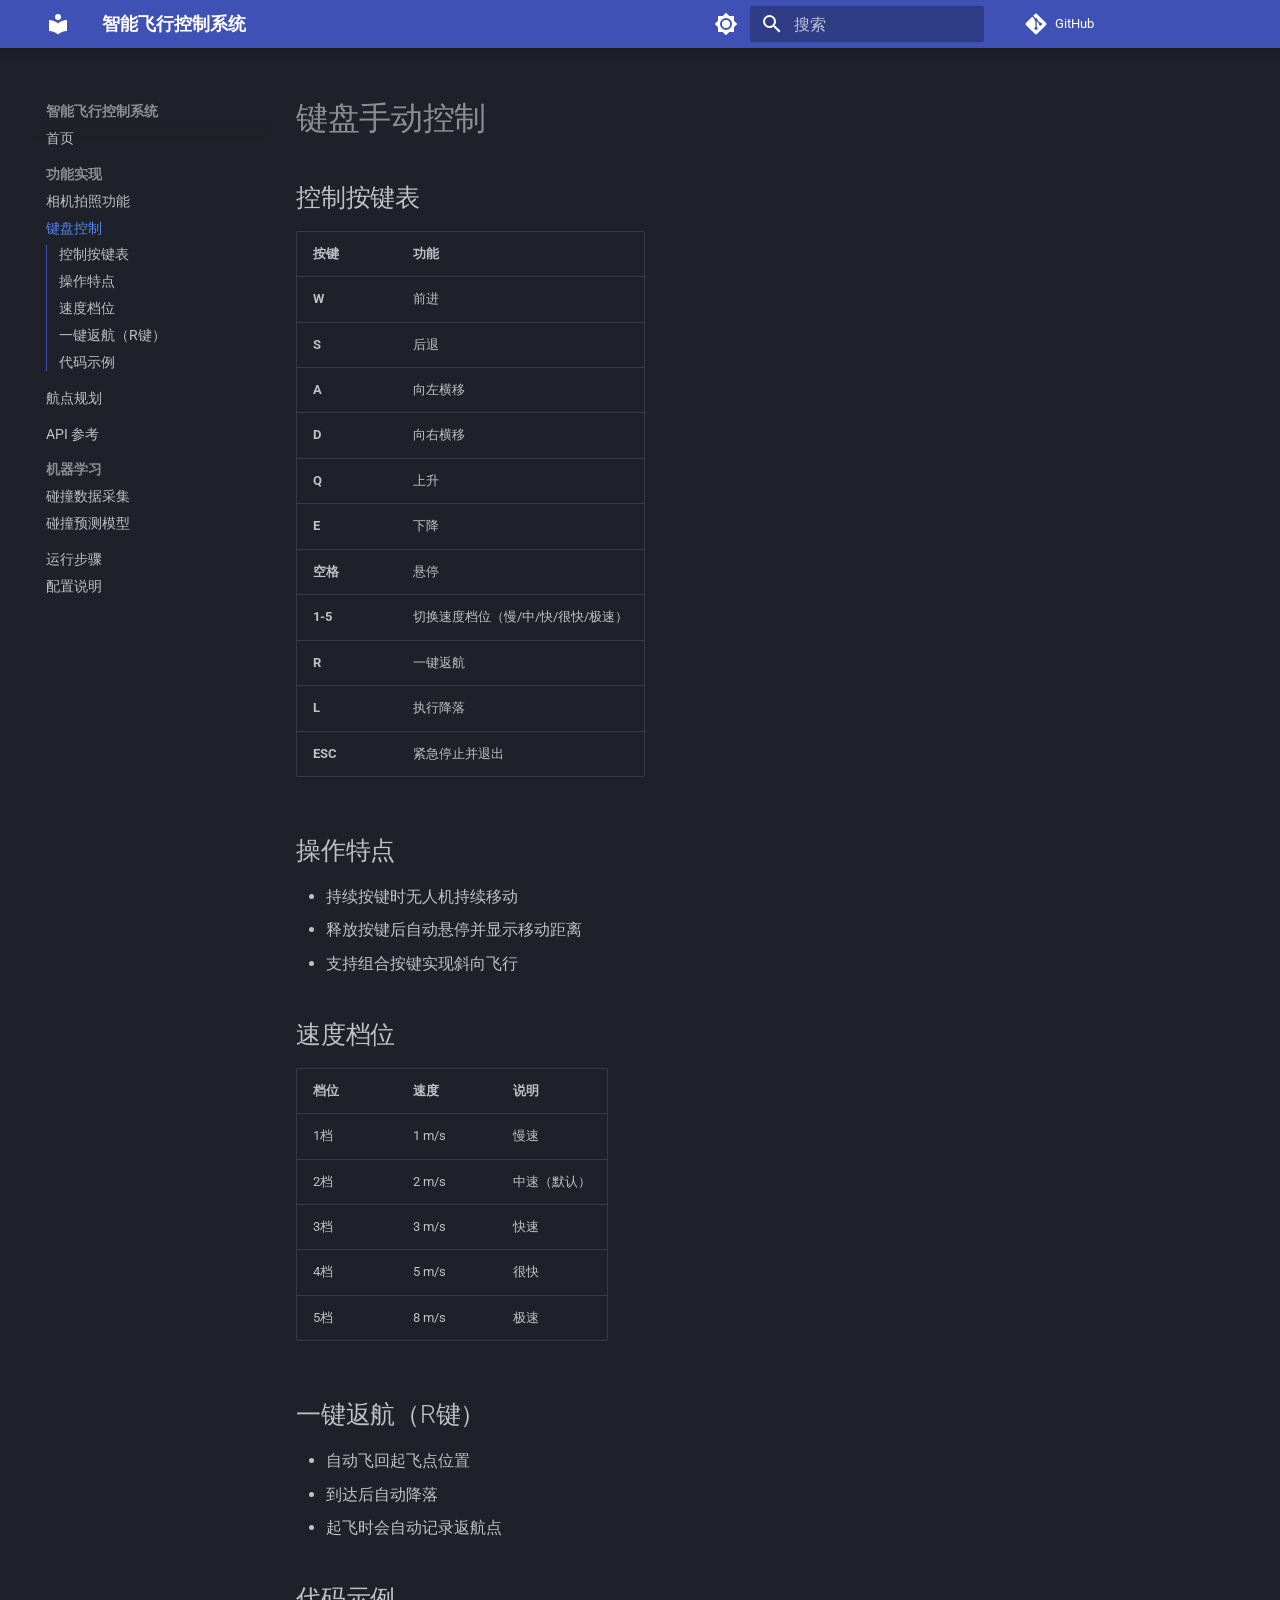
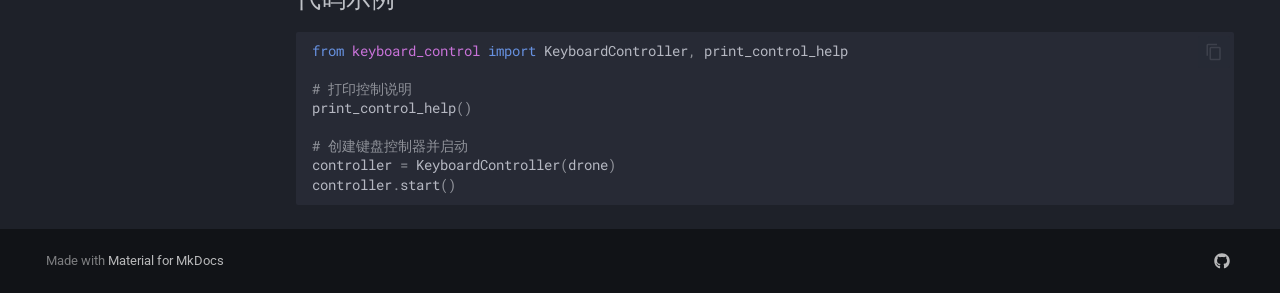
<file: features/keyboard/index.html>
<!doctype html>
<html lang="zh" class="no-js">
  <head>
    
      <meta charset="utf-8">
      <meta name="viewport" content="width=device-width,initial-scale=1">
      
        <meta name="description" content="基于 AirSim 无人机仿真平台的智能飞行控制与碰撞检测系统">
      
      
        <meta name="author" content="你的名字">
      
      
      
        <link rel="prev" href="../camera/">
      
      
        <link rel="next" href="../waypoints/">
      
      
        
      
      
      <link rel="icon" href="../../assets/images/favicon.png">
      <meta name="generator" content="mkdocs-1.6.1, mkdocs-material-9.7.6">
    
    
      
        <title>键盘控制 - 智能飞行控制系统</title>
      
    
    
      <link rel="stylesheet" href="../../assets/stylesheets/main.484c7ddc.min.css">
      
        
        <link rel="stylesheet" href="../../assets/stylesheets/palette.ab4e12ef.min.css">
      
      


    
    
      
    
    
      
        
        
        <link rel="preconnect" href="https://fonts.gstatic.com" crossorigin>
        <link rel="stylesheet" href="https://fonts.googleapis.com/css?family=Roboto:300,300i,400,400i,700,700i%7CRoboto+Mono:400,400i,700,700i&display=fallback">
        <style>:root{--md-text-font:"Roboto";--md-code-font:"Roboto Mono"}</style>
      
    
    
    <script>__md_scope=new URL("../..",location),__md_hash=e=>[...e].reduce(((e,_)=>(e<<5)-e+_.charCodeAt(0)),0),__md_get=(e,_=localStorage,t=__md_scope)=>JSON.parse(_.getItem(t.pathname+"."+e)),__md_set=(e,_,t=localStorage,a=__md_scope)=>{try{t.setItem(a.pathname+"."+e,JSON.stringify(_))}catch(e){}}</script>
    
      

    
    
  </head>
  
  
    
    
      
    
    
    
    
    <body dir="ltr" data-md-color-scheme="slate" data-md-color-primary="indigo" data-md-color-accent="indigo">
  
    
    <input class="md-toggle" data-md-toggle="drawer" type="checkbox" id="__drawer" autocomplete="off">
    <input class="md-toggle" data-md-toggle="search" type="checkbox" id="__search" autocomplete="off">
    <label class="md-overlay" for="__drawer"></label>
    <div data-md-component="skip">
      
        
        <a href="#_1" class="md-skip">
          跳转至
        </a>
      
    </div>
    <div data-md-component="announce">
      
    </div>
    
    
      

  

<header class="md-header md-header--shadow" data-md-component="header">
  <nav class="md-header__inner md-grid" aria-label="页眉">
    <a href="../.." title="智能飞行控制系统" class="md-header__button md-logo" aria-label="智能飞行控制系统" data-md-component="logo">
      
  
  <svg xmlns="http://www.w3.org/2000/svg" viewBox="0 0 24 24"><path d="M12 8a3 3 0 0 0 3-3 3 3 0 0 0-3-3 3 3 0 0 0-3 3 3 3 0 0 0 3 3m0 3.54C9.64 9.35 6.5 8 3 8v11c3.5 0 6.64 1.35 9 3.54 2.36-2.19 5.5-3.54 9-3.54V8c-3.5 0-6.64 1.35-9 3.54"/></svg>

    </a>
    <label class="md-header__button md-icon" for="__drawer">
      
      <svg xmlns="http://www.w3.org/2000/svg" viewBox="0 0 24 24"><path d="M3 6h18v2H3zm0 5h18v2H3zm0 5h18v2H3z"/></svg>
    </label>
    <div class="md-header__title" data-md-component="header-title">
      <div class="md-header__ellipsis">
        <div class="md-header__topic">
          <span class="md-ellipsis">
            智能飞行控制系统
          </span>
        </div>
        <div class="md-header__topic" data-md-component="header-topic">
          <span class="md-ellipsis">
            
              键盘控制
            
          </span>
        </div>
      </div>
    </div>
    
      
        <form class="md-header__option" data-md-component="palette">
  
    
    
    
    <input class="md-option" data-md-color-media="" data-md-color-scheme="slate" data-md-color-primary="indigo" data-md-color-accent="indigo"  aria-label="切换亮色模式"  type="radio" name="__palette" id="__palette_0">
    
      <label class="md-header__button md-icon" title="切换亮色模式" for="__palette_1" hidden>
        <svg xmlns="http://www.w3.org/2000/svg" viewBox="0 0 24 24"><path d="M12 8a4 4 0 0 0-4 4 4 4 0 0 0 4 4 4 4 0 0 0 4-4 4 4 0 0 0-4-4m0 10a6 6 0 0 1-6-6 6 6 0 0 1 6-6 6 6 0 0 1 6 6 6 6 0 0 1-6 6m8-9.31V4h-4.69L12 .69 8.69 4H4v4.69L.69 12 4 15.31V20h4.69L12 23.31 15.31 20H20v-4.69L23.31 12z"/></svg>
      </label>
    
  
    
    
    
    <input class="md-option" data-md-color-media="" data-md-color-scheme="default" data-md-color-primary="indigo" data-md-color-accent="indigo"  aria-label="切换暗色模式"  type="radio" name="__palette" id="__palette_1">
    
      <label class="md-header__button md-icon" title="切换暗色模式" for="__palette_0" hidden>
        <svg xmlns="http://www.w3.org/2000/svg" viewBox="0 0 24 24"><path d="M12 18c-.89 0-1.74-.2-2.5-.55C11.56 16.5 13 14.42 13 12s-1.44-4.5-3.5-5.45C10.26 6.2 11.11 6 12 6a6 6 0 0 1 6 6 6 6 0 0 1-6 6m8-9.31V4h-4.69L12 .69 8.69 4H4v4.69L.69 12 4 15.31V20h4.69L12 23.31 15.31 20H20v-4.69L23.31 12z"/></svg>
      </label>
    
  
</form>
      
    
    
      <script>var palette=__md_get("__palette");if(palette&&palette.color){if("(prefers-color-scheme)"===palette.color.media){var media=matchMedia("(prefers-color-scheme: light)"),input=document.querySelector(media.matches?"[data-md-color-media='(prefers-color-scheme: light)']":"[data-md-color-media='(prefers-color-scheme: dark)']");palette.color.media=input.getAttribute("data-md-color-media"),palette.color.scheme=input.getAttribute("data-md-color-scheme"),palette.color.primary=input.getAttribute("data-md-color-primary"),palette.color.accent=input.getAttribute("data-md-color-accent")}for(var[key,value]of Object.entries(palette.color))document.body.setAttribute("data-md-color-"+key,value)}</script>
    
    
    
      
      
        <label class="md-header__button md-icon" for="__search">
          
          <svg xmlns="http://www.w3.org/2000/svg" viewBox="0 0 24 24"><path d="M9.5 3A6.5 6.5 0 0 1 16 9.5c0 1.61-.59 3.09-1.56 4.23l.27.27h.79l5 5-1.5 1.5-5-5v-.79l-.27-.27A6.52 6.52 0 0 1 9.5 16 6.5 6.5 0 0 1 3 9.5 6.5 6.5 0 0 1 9.5 3m0 2C7 5 5 7 5 9.5S7 14 9.5 14 14 12 14 9.5 12 5 9.5 5"/></svg>
        </label>
        <div class="md-search" data-md-component="search" role="dialog">
  <label class="md-search__overlay" for="__search"></label>
  <div class="md-search__inner" role="search">
    <form class="md-search__form" name="search">
      <input type="text" class="md-search__input" name="query" aria-label="搜索" placeholder="搜索" autocapitalize="off" autocorrect="off" autocomplete="off" spellcheck="false" data-md-component="search-query" required>
      <label class="md-search__icon md-icon" for="__search">
        
        <svg xmlns="http://www.w3.org/2000/svg" viewBox="0 0 24 24"><path d="M9.5 3A6.5 6.5 0 0 1 16 9.5c0 1.61-.59 3.09-1.56 4.23l.27.27h.79l5 5-1.5 1.5-5-5v-.79l-.27-.27A6.52 6.52 0 0 1 9.5 16 6.5 6.5 0 0 1 3 9.5 6.5 6.5 0 0 1 9.5 3m0 2C7 5 5 7 5 9.5S7 14 9.5 14 14 12 14 9.5 12 5 9.5 5"/></svg>
        
        <svg xmlns="http://www.w3.org/2000/svg" viewBox="0 0 24 24"><path d="M20 11v2H8l5.5 5.5-1.42 1.42L4.16 12l7.92-7.92L13.5 5.5 8 11z"/></svg>
      </label>
      <nav class="md-search__options" aria-label="查找">
        
        <button type="reset" class="md-search__icon md-icon" title="清空当前内容" aria-label="清空当前内容" tabindex="-1">
          
          <svg xmlns="http://www.w3.org/2000/svg" viewBox="0 0 24 24"><path d="M19 6.41 17.59 5 12 10.59 6.41 5 5 6.41 10.59 12 5 17.59 6.41 19 12 13.41 17.59 19 19 17.59 13.41 12z"/></svg>
        </button>
      </nav>
      
    </form>
    <div class="md-search__output">
      <div class="md-search__scrollwrap" tabindex="0" data-md-scrollfix>
        <div class="md-search-result" data-md-component="search-result">
          <div class="md-search-result__meta">
            正在初始化搜索引擎
          </div>
          <ol class="md-search-result__list" role="presentation"></ol>
        </div>
      </div>
    </div>
  </div>
</div>
      
    
    
      <div class="md-header__source">
        <a href="https://github.com/yao-le-54/nn" title="前往仓库" class="md-source" data-md-component="source">
  <div class="md-source__icon md-icon">
    
    <svg xmlns="http://www.w3.org/2000/svg" viewBox="0 0 448 512"><!--! Font Awesome Free 7.1.0 by @fontawesome - https://fontawesome.com License - https://fontawesome.com/license/free (Icons: CC BY 4.0, Fonts: SIL OFL 1.1, Code: MIT License) Copyright 2025 Fonticons, Inc.--><path d="M439.6 236.1 244 40.5c-5.4-5.5-12.8-8.5-20.4-8.5s-15 3-20.4 8.4L162.5 81l51.5 51.5c27.1-9.1 52.7 16.8 43.4 43.7l49.7 49.7c34.2-11.8 61.2 31 35.5 56.7-26.5 26.5-70.2-2.9-56-37.3L240.3 199v121.9c25.3 12.5 22.3 41.8 9.1 55-6.4 6.4-15.2 10.1-24.3 10.1s-17.8-3.6-24.3-10.1c-17.6-17.6-11.1-46.9 11.2-56v-123c-20.8-8.5-24.6-30.7-18.6-45L142.6 101 8.5 235.1C3 240.6 0 247.9 0 255.5s3 15 8.5 20.4l195.6 195.7c5.4 5.4 12.7 8.4 20.4 8.4s15-3 20.4-8.4l194.7-194.7c5.4-5.4 8.4-12.8 8.4-20.4s-3-15-8.4-20.4"/></svg>
  </div>
  <div class="md-source__repository">
    GitHub
  </div>
</a>
      </div>
    
  </nav>
  
</header>
    
    <div class="md-container" data-md-component="container">
      
      
        
          
        
      
      <main class="md-main" data-md-component="main">
        <div class="md-main__inner md-grid">
          
            
              
              <div class="md-sidebar md-sidebar--primary" data-md-component="sidebar" data-md-type="navigation" >
                <div class="md-sidebar__scrollwrap">
                  <div class="md-sidebar__inner">
                    



  

<nav class="md-nav md-nav--primary md-nav--integrated" aria-label="导航栏" data-md-level="0">
  <label class="md-nav__title" for="__drawer">
    <a href="../.." title="智能飞行控制系统" class="md-nav__button md-logo" aria-label="智能飞行控制系统" data-md-component="logo">
      
  
  <svg xmlns="http://www.w3.org/2000/svg" viewBox="0 0 24 24"><path d="M12 8a3 3 0 0 0 3-3 3 3 0 0 0-3-3 3 3 0 0 0-3 3 3 3 0 0 0 3 3m0 3.54C9.64 9.35 6.5 8 3 8v11c3.5 0 6.64 1.35 9 3.54 2.36-2.19 5.5-3.54 9-3.54V8c-3.5 0-6.64 1.35-9 3.54"/></svg>

    </a>
    智能飞行控制系统
  </label>
  
    <div class="md-nav__source">
      <a href="https://github.com/yao-le-54/nn" title="前往仓库" class="md-source" data-md-component="source">
  <div class="md-source__icon md-icon">
    
    <svg xmlns="http://www.w3.org/2000/svg" viewBox="0 0 448 512"><!--! Font Awesome Free 7.1.0 by @fontawesome - https://fontawesome.com License - https://fontawesome.com/license/free (Icons: CC BY 4.0, Fonts: SIL OFL 1.1, Code: MIT License) Copyright 2025 Fonticons, Inc.--><path d="M439.6 236.1 244 40.5c-5.4-5.5-12.8-8.5-20.4-8.5s-15 3-20.4 8.4L162.5 81l51.5 51.5c27.1-9.1 52.7 16.8 43.4 43.7l49.7 49.7c34.2-11.8 61.2 31 35.5 56.7-26.5 26.5-70.2-2.9-56-37.3L240.3 199v121.9c25.3 12.5 22.3 41.8 9.1 55-6.4 6.4-15.2 10.1-24.3 10.1s-17.8-3.6-24.3-10.1c-17.6-17.6-11.1-46.9 11.2-56v-123c-20.8-8.5-24.6-30.7-18.6-45L142.6 101 8.5 235.1C3 240.6 0 247.9 0 255.5s3 15 8.5 20.4l195.6 195.7c5.4 5.4 12.7 8.4 20.4 8.4s15-3 20.4-8.4l194.7-194.7c5.4-5.4 8.4-12.8 8.4-20.4s-3-15-8.4-20.4"/></svg>
  </div>
  <div class="md-source__repository">
    GitHub
  </div>
</a>
    </div>
  
  <ul class="md-nav__list" data-md-scrollfix>
    
      
      
  
  
  
  
    <li class="md-nav__item">
      <a href="../.." class="md-nav__link">
        
  
  
  <span class="md-ellipsis">
    
  
    首页
  

    
  </span>
  
  

      </a>
    </li>
  

    
      
      
  
  
    
  
  
  
    
    
    
    
      
        
        
      
    
    
    <li class="md-nav__item md-nav__item--active md-nav__item--section md-nav__item--nested">
      
        
        
        <input class="md-nav__toggle md-toggle " type="checkbox" id="__nav_2" checked>
        
          
          <label class="md-nav__link" for="__nav_2" id="__nav_2_label" tabindex="">
            
  
  
  <span class="md-ellipsis">
    
  
    功能实现
  

    
  </span>
  
  

            <span class="md-nav__icon md-icon"></span>
          </label>
        
        <nav class="md-nav" data-md-level="1" aria-labelledby="__nav_2_label" aria-expanded="true">
          <label class="md-nav__title" for="__nav_2">
            <span class="md-nav__icon md-icon"></span>
            
  
    功能实现
  

          </label>
          <ul class="md-nav__list" data-md-scrollfix>
            
              
                
  
  
  
  
    <li class="md-nav__item">
      <a href="../camera/" class="md-nav__link">
        
  
  
  <span class="md-ellipsis">
    
  
    相机拍照功能
  

    
  </span>
  
  

      </a>
    </li>
  

              
            
              
                
  
  
    
  
  
  
    <li class="md-nav__item md-nav__item--active">
      
      <input class="md-nav__toggle md-toggle" type="checkbox" id="__toc">
      
      
        
      
      
        <label class="md-nav__link md-nav__link--active" for="__toc">
          
  
  
  <span class="md-ellipsis">
    
  
    键盘控制
  

    
  </span>
  
  

          <span class="md-nav__icon md-icon"></span>
        </label>
      
      <a href="./" class="md-nav__link md-nav__link--active">
        
  
  
  <span class="md-ellipsis">
    
  
    键盘控制
  

    
  </span>
  
  

      </a>
      
        

<nav class="md-nav md-nav--secondary" aria-label="目录">
  
  
  
    
  
  
    <label class="md-nav__title" for="__toc">
      <span class="md-nav__icon md-icon"></span>
      目录
    </label>
    <ul class="md-nav__list" data-md-component="toc" data-md-scrollfix>
      
        <li class="md-nav__item">
  <a href="#_2" class="md-nav__link">
    <span class="md-ellipsis">
      
        控制按键表
      
    </span>
  </a>
  
</li>
      
        <li class="md-nav__item">
  <a href="#_3" class="md-nav__link">
    <span class="md-ellipsis">
      
        操作特点
      
    </span>
  </a>
  
</li>
      
        <li class="md-nav__item">
  <a href="#_4" class="md-nav__link">
    <span class="md-ellipsis">
      
        速度档位
      
    </span>
  </a>
  
</li>
      
        <li class="md-nav__item">
  <a href="#r" class="md-nav__link">
    <span class="md-ellipsis">
      
        一键返航（R键）
      
    </span>
  </a>
  
</li>
      
        <li class="md-nav__item">
  <a href="#_5" class="md-nav__link">
    <span class="md-ellipsis">
      
        代码示例
      
    </span>
  </a>
  
</li>
      
    </ul>
  
</nav>
      
    </li>
  

              
            
              
                
  
  
  
  
    <li class="md-nav__item">
      <a href="../waypoints/" class="md-nav__link">
        
  
  
  <span class="md-ellipsis">
    
  
    航点规划
  

    
  </span>
  
  

      </a>
    </li>
  

              
            
          </ul>
        </nav>
      
    </li>
  

    
      
      
  
  
  
  
    <li class="md-nav__item">
      <a href="../../api/" class="md-nav__link">
        
  
  
  <span class="md-ellipsis">
    
  
    API 参考
  

    
  </span>
  
  

      </a>
    </li>
  

    
      
      
  
  
  
  
    
    
    
    
      
        
        
      
    
    
    <li class="md-nav__item md-nav__item--section md-nav__item--nested">
      
        
        
          
        
        <input class="md-nav__toggle md-toggle md-toggle--indeterminate" type="checkbox" id="__nav_4" >
        
          
          <label class="md-nav__link" for="__nav_4" id="__nav_4_label" tabindex="">
            
  
  
  <span class="md-ellipsis">
    
  
    机器学习
  

    
  </span>
  
  

            <span class="md-nav__icon md-icon"></span>
          </label>
        
        <nav class="md-nav" data-md-level="1" aria-labelledby="__nav_4_label" aria-expanded="false">
          <label class="md-nav__title" for="__nav_4">
            <span class="md-nav__icon md-icon"></span>
            
  
    机器学习
  

          </label>
          <ul class="md-nav__list" data-md-scrollfix>
            
              
                
  
  
  
  
    <li class="md-nav__item">
      <a href="../../ml/data-collection/" class="md-nav__link">
        
  
  
  <span class="md-ellipsis">
    
  
    碰撞数据采集
  

    
  </span>
  
  

      </a>
    </li>
  

              
            
              
                
  
  
  
  
    <li class="md-nav__item">
      <a href="../../ml/model/" class="md-nav__link">
        
  
  
  <span class="md-ellipsis">
    
  
    碰撞预测模型
  

    
  </span>
  
  

      </a>
    </li>
  

              
            
          </ul>
        </nav>
      
    </li>
  

    
      
      
  
  
  
  
    <li class="md-nav__item">
      <a href="../../quickstart/" class="md-nav__link">
        
  
  
  <span class="md-ellipsis">
    
  
    运行步骤
  

    
  </span>
  
  

      </a>
    </li>
  

    
      
      
  
  
  
  
    <li class="md-nav__item">
      <a href="../../config/" class="md-nav__link">
        
  
  
  <span class="md-ellipsis">
    
  
    配置说明
  

    
  </span>
  
  

      </a>
    </li>
  

    
  </ul>
</nav>
                  </div>
                </div>
              </div>
            
            
          
          
            <div class="md-content" data-md-component="content">
              
              <article class="md-content__inner md-typeset">
                
                  


  
  


<h1 id="_1">键盘手动控制<a class="headerlink" href="#_1" title="Permanent link">&para;</a></h1>
<h2 id="_2">控制按键表<a class="headerlink" href="#_2" title="Permanent link">&para;</a></h2>
<table>
<thead>
<tr>
<th>按键</th>
<th>功能</th>
</tr>
</thead>
<tbody>
<tr>
<td><strong>W</strong></td>
<td>前进</td>
</tr>
<tr>
<td><strong>S</strong></td>
<td>后退</td>
</tr>
<tr>
<td><strong>A</strong></td>
<td>向左横移</td>
</tr>
<tr>
<td><strong>D</strong></td>
<td>向右横移</td>
</tr>
<tr>
<td><strong>Q</strong></td>
<td>上升</td>
</tr>
<tr>
<td><strong>E</strong></td>
<td>下降</td>
</tr>
<tr>
<td><strong>空格</strong></td>
<td>悬停</td>
</tr>
<tr>
<td><strong>1-5</strong></td>
<td>切换速度档位（慢/中/快/很快/极速）</td>
</tr>
<tr>
<td><strong>R</strong></td>
<td>一键返航</td>
</tr>
<tr>
<td><strong>L</strong></td>
<td>执行降落</td>
</tr>
<tr>
<td><strong>ESC</strong></td>
<td>紧急停止并退出</td>
</tr>
</tbody>
</table>
<h2 id="_3">操作特点<a class="headerlink" href="#_3" title="Permanent link">&para;</a></h2>
<ul>
<li>持续按键时无人机持续移动</li>
<li>释放按键后自动悬停并显示移动距离</li>
<li>支持组合按键实现斜向飞行</li>
</ul>
<h2 id="_4">速度档位<a class="headerlink" href="#_4" title="Permanent link">&para;</a></h2>
<table>
<thead>
<tr>
<th>档位</th>
<th>速度</th>
<th>说明</th>
</tr>
</thead>
<tbody>
<tr>
<td>1档</td>
<td>1 m/s</td>
<td>慢速</td>
</tr>
<tr>
<td>2档</td>
<td>2 m/s</td>
<td>中速（默认）</td>
</tr>
<tr>
<td>3档</td>
<td>3 m/s</td>
<td>快速</td>
</tr>
<tr>
<td>4档</td>
<td>5 m/s</td>
<td>很快</td>
</tr>
<tr>
<td>5档</td>
<td>8 m/s</td>
<td>极速</td>
</tr>
</tbody>
</table>
<h2 id="r">一键返航（R键）<a class="headerlink" href="#r" title="Permanent link">&para;</a></h2>
<ul>
<li>自动飞回起飞点位置</li>
<li>到达后自动降落</li>
<li>起飞时会自动记录返航点</li>
</ul>
<h2 id="_5">代码示例<a class="headerlink" href="#_5" title="Permanent link">&para;</a></h2>
<div class="highlight"><pre><span></span><code><a id="__codelineno-0-1" name="__codelineno-0-1" href="#__codelineno-0-1"></a><span class="kn">from</span><span class="w"> </span><span class="nn">keyboard_control</span><span class="w"> </span><span class="kn">import</span> <span class="n">KeyboardController</span><span class="p">,</span> <span class="n">print_control_help</span>
<a id="__codelineno-0-2" name="__codelineno-0-2" href="#__codelineno-0-2"></a>
<a id="__codelineno-0-3" name="__codelineno-0-3" href="#__codelineno-0-3"></a><span class="c1"># 打印控制说明</span>
<a id="__codelineno-0-4" name="__codelineno-0-4" href="#__codelineno-0-4"></a><span class="n">print_control_help</span><span class="p">()</span>
<a id="__codelineno-0-5" name="__codelineno-0-5" href="#__codelineno-0-5"></a>
<a id="__codelineno-0-6" name="__codelineno-0-6" href="#__codelineno-0-6"></a><span class="c1"># 创建键盘控制器并启动</span>
<a id="__codelineno-0-7" name="__codelineno-0-7" href="#__codelineno-0-7"></a><span class="n">controller</span> <span class="o">=</span> <span class="n">KeyboardController</span><span class="p">(</span><span class="n">drone</span><span class="p">)</span>
<a id="__codelineno-0-8" name="__codelineno-0-8" href="#__codelineno-0-8"></a><span class="n">controller</span><span class="o">.</span><span class="n">start</span><span class="p">()</span>
</code></pre></div>












                
              </article>
            </div>
          
          
<script>var target=document.getElementById(location.hash.slice(1));target&&target.name&&(target.checked=target.name.startsWith("__tabbed_"))</script>
        </div>
        
          <button type="button" class="md-top md-icon" data-md-component="top" hidden>
  
  <svg xmlns="http://www.w3.org/2000/svg" viewBox="0 0 24 24"><path d="M13 20h-2V8l-5.5 5.5-1.42-1.42L12 4.16l7.92 7.92-1.42 1.42L13 8z"/></svg>
  回到页面顶部
</button>
        
      </main>
      
        <footer class="md-footer">
  
  <div class="md-footer-meta md-typeset">
    <div class="md-footer-meta__inner md-grid">
      <div class="md-copyright">
  
  
    Made with
    <a href="https://squidfunk.github.io/mkdocs-material/" target="_blank" rel="noopener">
      Material for MkDocs
    </a>
  
</div>
      
        
<div class="md-social">
  
    
    
    
    
      
      
    
    <a href="https://github.com/yao-le-54/nn" target="_blank" rel="noopener" title="github.com" class="md-social__link">
      <svg xmlns="http://www.w3.org/2000/svg" viewBox="0 0 512 512"><!--! Font Awesome Free 7.1.0 by @fontawesome - https://fontawesome.com License - https://fontawesome.com/license/free (Icons: CC BY 4.0, Fonts: SIL OFL 1.1, Code: MIT License) Copyright 2025 Fonticons, Inc.--><path d="M173.9 397.4c0 2-2.3 3.6-5.2 3.6-3.3.3-5.6-1.3-5.6-3.6 0-2 2.3-3.6 5.2-3.6 3-.3 5.6 1.3 5.6 3.6m-31.1-4.5c-.7 2 1.3 4.3 4.3 4.9 2.6 1 5.6 0 6.2-2s-1.3-4.3-4.3-5.2c-2.6-.7-5.5.3-6.2 2.3m44.2-1.7c-2.9.7-4.9 2.6-4.6 4.9.3 2 2.9 3.3 5.9 2.6 2.9-.7 4.9-2.6 4.6-4.6-.3-1.9-3-3.2-5.9-2.9M252.8 8C114.1 8 8 113.3 8 252c0 110.9 69.8 205.8 169.5 239.2 12.8 2.3 17.3-5.6 17.3-12.1 0-6.2-.3-40.4-.3-61.4 0 0-70 15-84.7-29.8 0 0-11.4-29.1-27.8-36.6 0 0-22.9-15.7 1.6-15.4 0 0 24.9 2 38.6 25.8 21.9 38.6 58.6 27.5 72.9 20.9 2.3-16 8.8-27.1 16-33.7-55.9-6.2-112.3-14.3-112.3-110.5 0-27.5 7.6-41.3 23.6-58.9-2.6-6.5-11.1-33.3 2.6-67.9 20.9-6.5 69 27 69 27 20-5.6 41.5-8.5 62.8-8.5s42.8 2.9 62.8 8.5c0 0 48.1-33.6 69-27 13.7 34.7 5.2 61.4 2.6 67.9 16 17.7 25.8 31.5 25.8 58.9 0 96.5-58.9 104.2-114.8 110.5 9.2 7.9 17 22.9 17 46.4 0 33.7-.3 75.4-.3 83.6 0 6.5 4.6 14.4 17.3 12.1C436.2 457.8 504 362.9 504 252 504 113.3 391.5 8 252.8 8M105.2 352.9c-1.3 1-1 3.3.7 5.2 1.6 1.6 3.9 2.3 5.2 1 1.3-1 1-3.3-.7-5.2-1.6-1.6-3.9-2.3-5.2-1m-10.8-8.1c-.7 1.3.3 2.9 2.3 3.9 1.6 1 3.6.7 4.3-.7.7-1.3-.3-2.9-2.3-3.9-2-.6-3.6-.3-4.3.7m32.4 35.6c-1.6 1.3-1 4.3 1.3 6.2 2.3 2.3 5.2 2.6 6.5 1 1.3-1.3.7-4.3-1.3-6.2-2.2-2.3-5.2-2.6-6.5-1m-11.4-14.7c-1.6 1-1.6 3.6 0 5.9s4.3 3.3 5.6 2.3c1.6-1.3 1.6-3.9 0-6.2-1.4-2.3-4-3.3-5.6-2"/></svg>
    </a>
  
</div>
      
    </div>
  </div>
</footer>
      
    </div>
    <div class="md-dialog" data-md-component="dialog">
      <div class="md-dialog__inner md-typeset"></div>
    </div>
    
    
    
      
      
      <script id="__config" type="application/json">{"annotate": null, "base": "../..", "features": ["navigation.sections", "navigation.expand", "navigation.top", "search.highlight", "content.code.copy", "toc.integrate"], "search": "../../assets/javascripts/workers/search.2c215733.min.js", "tags": null, "translations": {"clipboard.copied": "\u5df2\u590d\u5236", "clipboard.copy": "\u590d\u5236", "search.result.more.one": "\u5728\u8be5\u9875\u4e0a\u8fd8\u6709 1 \u4e2a\u7b26\u5408\u6761\u4ef6\u7684\u7ed3\u679c", "search.result.more.other": "\u5728\u8be5\u9875\u4e0a\u8fd8\u6709 # \u4e2a\u7b26\u5408\u6761\u4ef6\u7684\u7ed3\u679c", "search.result.none": "\u6ca1\u6709\u627e\u5230\u7b26\u5408\u6761\u4ef6\u7684\u7ed3\u679c", "search.result.one": "\u627e\u5230 1 \u4e2a\u7b26\u5408\u6761\u4ef6\u7684\u7ed3\u679c", "search.result.other": "# \u4e2a\u7b26\u5408\u6761\u4ef6\u7684\u7ed3\u679c", "search.result.placeholder": "\u952e\u5165\u4ee5\u5f00\u59cb\u641c\u7d22", "search.result.term.missing": "\u7f3a\u5c11", "select.version": "\u9009\u62e9\u5f53\u524d\u7248\u672c"}, "version": null}</script>
    
    
      <script src="../../assets/javascripts/bundle.79ae519e.min.js"></script>
      
    
  </body>
</html>
</file>
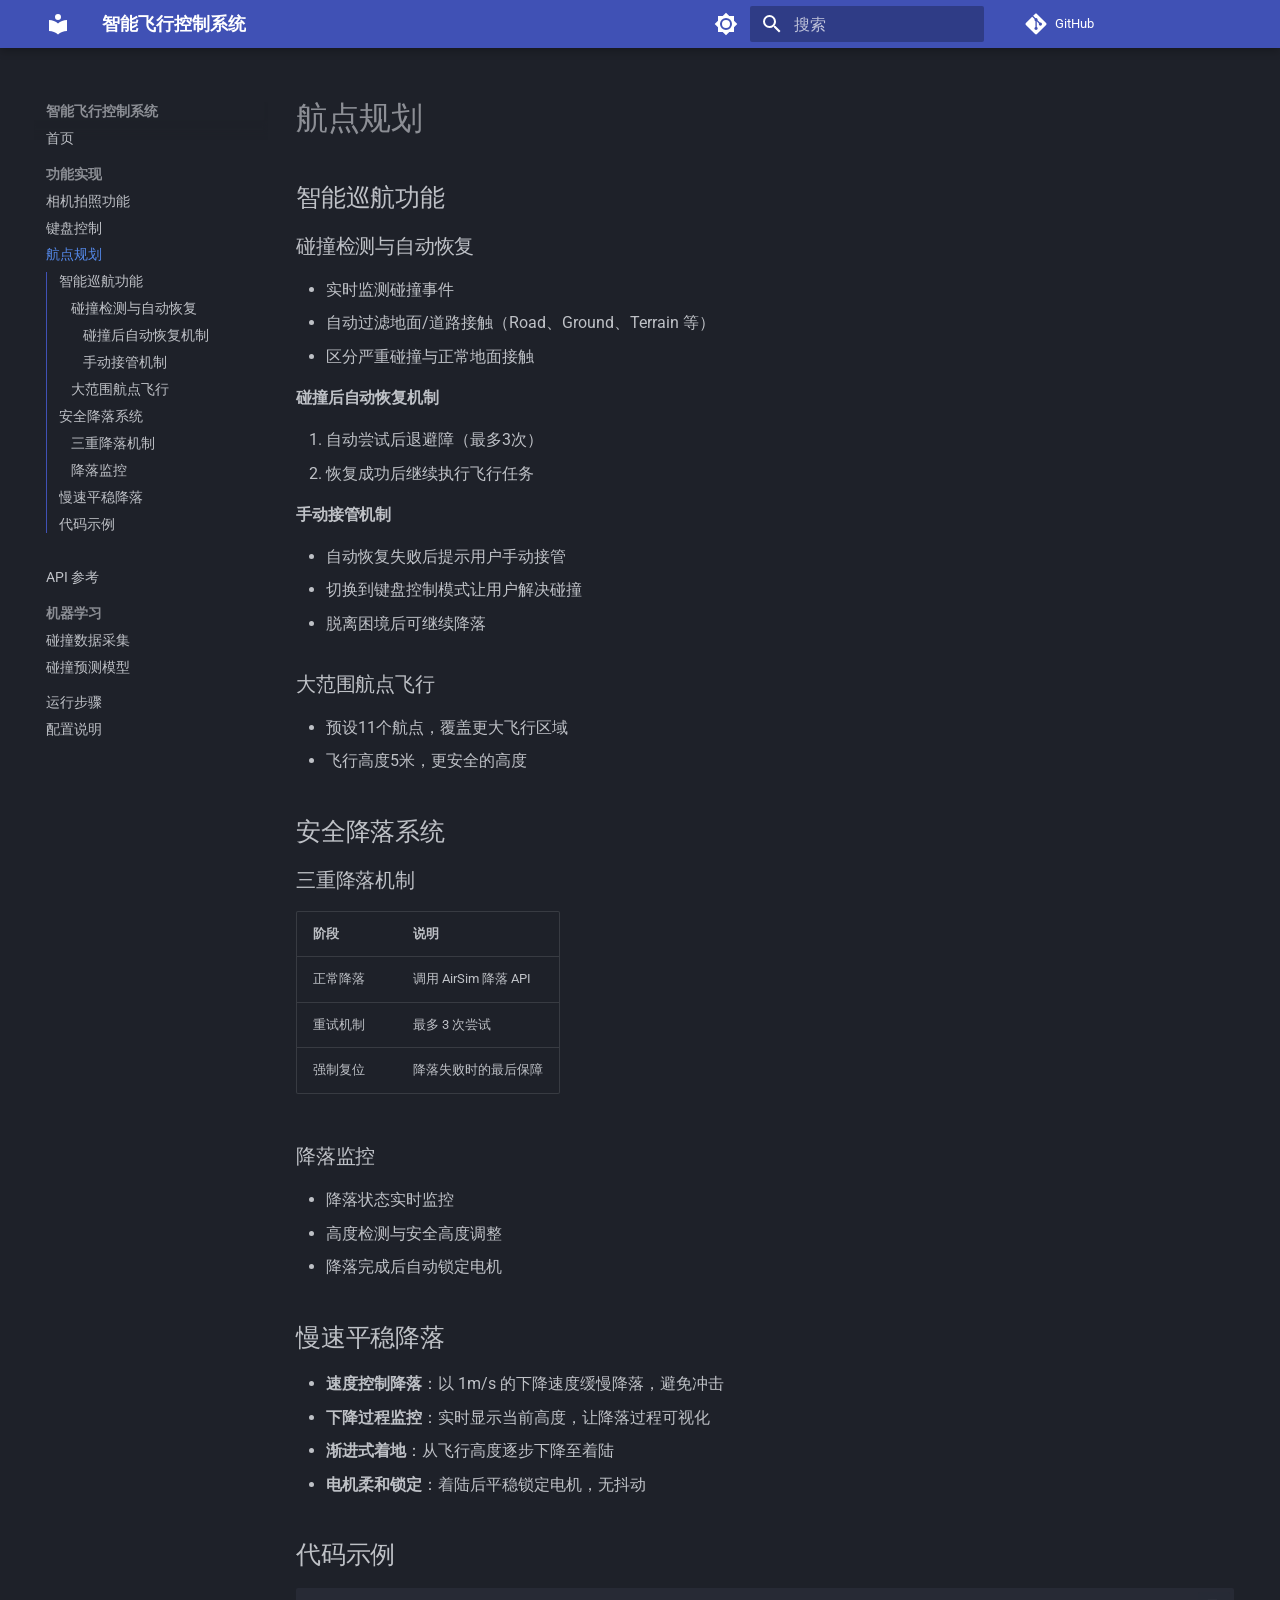
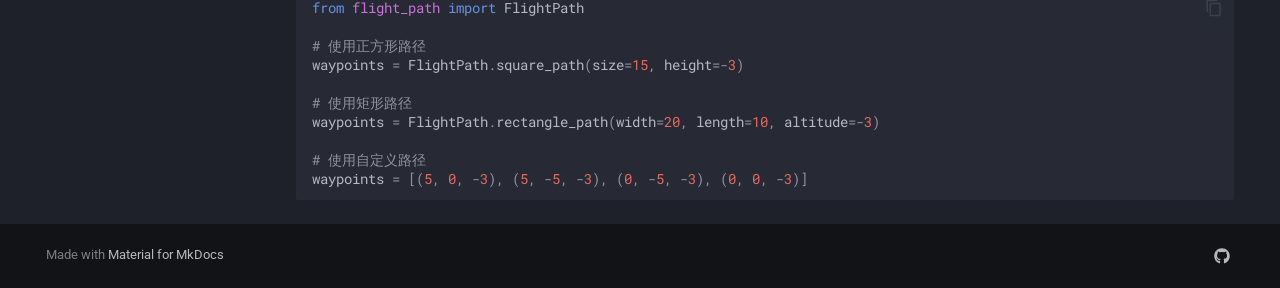
<file: features/waypoints/index.html>
<!doctype html>
<html lang="zh" class="no-js">
  <head>
    
      <meta charset="utf-8">
      <meta name="viewport" content="width=device-width,initial-scale=1">
      
        <meta name="description" content="基于 AirSim 无人机仿真平台的智能飞行控制与碰撞检测系统">
      
      
        <meta name="author" content="你的名字">
      
      
      
        <link rel="prev" href="../keyboard/">
      
      
        <link rel="next" href="../../api/">
      
      
        
      
      
      <link rel="icon" href="../../assets/images/favicon.png">
      <meta name="generator" content="mkdocs-1.6.1, mkdocs-material-9.7.6">
    
    
      
        <title>航点规划 - 智能飞行控制系统</title>
      
    
    
      <link rel="stylesheet" href="../../assets/stylesheets/main.484c7ddc.min.css">
      
        
        <link rel="stylesheet" href="../../assets/stylesheets/palette.ab4e12ef.min.css">
      
      


    
    
      
    
    
      
        
        
        <link rel="preconnect" href="https://fonts.gstatic.com" crossorigin>
        <link rel="stylesheet" href="https://fonts.googleapis.com/css?family=Roboto:300,300i,400,400i,700,700i%7CRoboto+Mono:400,400i,700,700i&display=fallback">
        <style>:root{--md-text-font:"Roboto";--md-code-font:"Roboto Mono"}</style>
      
    
    
    <script>__md_scope=new URL("../..",location),__md_hash=e=>[...e].reduce(((e,_)=>(e<<5)-e+_.charCodeAt(0)),0),__md_get=(e,_=localStorage,t=__md_scope)=>JSON.parse(_.getItem(t.pathname+"."+e)),__md_set=(e,_,t=localStorage,a=__md_scope)=>{try{t.setItem(a.pathname+"."+e,JSON.stringify(_))}catch(e){}}</script>
    
      

    
    
  </head>
  
  
    
    
      
    
    
    
    
    <body dir="ltr" data-md-color-scheme="slate" data-md-color-primary="indigo" data-md-color-accent="indigo">
  
    
    <input class="md-toggle" data-md-toggle="drawer" type="checkbox" id="__drawer" autocomplete="off">
    <input class="md-toggle" data-md-toggle="search" type="checkbox" id="__search" autocomplete="off">
    <label class="md-overlay" for="__drawer"></label>
    <div data-md-component="skip">
      
        
        <a href="#_1" class="md-skip">
          跳转至
        </a>
      
    </div>
    <div data-md-component="announce">
      
    </div>
    
    
      

  

<header class="md-header md-header--shadow" data-md-component="header">
  <nav class="md-header__inner md-grid" aria-label="页眉">
    <a href="../.." title="智能飞行控制系统" class="md-header__button md-logo" aria-label="智能飞行控制系统" data-md-component="logo">
      
  
  <svg xmlns="http://www.w3.org/2000/svg" viewBox="0 0 24 24"><path d="M12 8a3 3 0 0 0 3-3 3 3 0 0 0-3-3 3 3 0 0 0-3 3 3 3 0 0 0 3 3m0 3.54C9.64 9.35 6.5 8 3 8v11c3.5 0 6.64 1.35 9 3.54 2.36-2.19 5.5-3.54 9-3.54V8c-3.5 0-6.64 1.35-9 3.54"/></svg>

    </a>
    <label class="md-header__button md-icon" for="__drawer">
      
      <svg xmlns="http://www.w3.org/2000/svg" viewBox="0 0 24 24"><path d="M3 6h18v2H3zm0 5h18v2H3zm0 5h18v2H3z"/></svg>
    </label>
    <div class="md-header__title" data-md-component="header-title">
      <div class="md-header__ellipsis">
        <div class="md-header__topic">
          <span class="md-ellipsis">
            智能飞行控制系统
          </span>
        </div>
        <div class="md-header__topic" data-md-component="header-topic">
          <span class="md-ellipsis">
            
              航点规划
            
          </span>
        </div>
      </div>
    </div>
    
      
        <form class="md-header__option" data-md-component="palette">
  
    
    
    
    <input class="md-option" data-md-color-media="" data-md-color-scheme="slate" data-md-color-primary="indigo" data-md-color-accent="indigo"  aria-label="切换亮色模式"  type="radio" name="__palette" id="__palette_0">
    
      <label class="md-header__button md-icon" title="切换亮色模式" for="__palette_1" hidden>
        <svg xmlns="http://www.w3.org/2000/svg" viewBox="0 0 24 24"><path d="M12 8a4 4 0 0 0-4 4 4 4 0 0 0 4 4 4 4 0 0 0 4-4 4 4 0 0 0-4-4m0 10a6 6 0 0 1-6-6 6 6 0 0 1 6-6 6 6 0 0 1 6 6 6 6 0 0 1-6 6m8-9.31V4h-4.69L12 .69 8.69 4H4v4.69L.69 12 4 15.31V20h4.69L12 23.31 15.31 20H20v-4.69L23.31 12z"/></svg>
      </label>
    
  
    
    
    
    <input class="md-option" data-md-color-media="" data-md-color-scheme="default" data-md-color-primary="indigo" data-md-color-accent="indigo"  aria-label="切换暗色模式"  type="radio" name="__palette" id="__palette_1">
    
      <label class="md-header__button md-icon" title="切换暗色模式" for="__palette_0" hidden>
        <svg xmlns="http://www.w3.org/2000/svg" viewBox="0 0 24 24"><path d="M12 18c-.89 0-1.74-.2-2.5-.55C11.56 16.5 13 14.42 13 12s-1.44-4.5-3.5-5.45C10.26 6.2 11.11 6 12 6a6 6 0 0 1 6 6 6 6 0 0 1-6 6m8-9.31V4h-4.69L12 .69 8.69 4H4v4.69L.69 12 4 15.31V20h4.69L12 23.31 15.31 20H20v-4.69L23.31 12z"/></svg>
      </label>
    
  
</form>
      
    
    
      <script>var palette=__md_get("__palette");if(palette&&palette.color){if("(prefers-color-scheme)"===palette.color.media){var media=matchMedia("(prefers-color-scheme: light)"),input=document.querySelector(media.matches?"[data-md-color-media='(prefers-color-scheme: light)']":"[data-md-color-media='(prefers-color-scheme: dark)']");palette.color.media=input.getAttribute("data-md-color-media"),palette.color.scheme=input.getAttribute("data-md-color-scheme"),palette.color.primary=input.getAttribute("data-md-color-primary"),palette.color.accent=input.getAttribute("data-md-color-accent")}for(var[key,value]of Object.entries(palette.color))document.body.setAttribute("data-md-color-"+key,value)}</script>
    
    
    
      
      
        <label class="md-header__button md-icon" for="__search">
          
          <svg xmlns="http://www.w3.org/2000/svg" viewBox="0 0 24 24"><path d="M9.5 3A6.5 6.5 0 0 1 16 9.5c0 1.61-.59 3.09-1.56 4.23l.27.27h.79l5 5-1.5 1.5-5-5v-.79l-.27-.27A6.52 6.52 0 0 1 9.5 16 6.5 6.5 0 0 1 3 9.5 6.5 6.5 0 0 1 9.5 3m0 2C7 5 5 7 5 9.5S7 14 9.5 14 14 12 14 9.5 12 5 9.5 5"/></svg>
        </label>
        <div class="md-search" data-md-component="search" role="dialog">
  <label class="md-search__overlay" for="__search"></label>
  <div class="md-search__inner" role="search">
    <form class="md-search__form" name="search">
      <input type="text" class="md-search__input" name="query" aria-label="搜索" placeholder="搜索" autocapitalize="off" autocorrect="off" autocomplete="off" spellcheck="false" data-md-component="search-query" required>
      <label class="md-search__icon md-icon" for="__search">
        
        <svg xmlns="http://www.w3.org/2000/svg" viewBox="0 0 24 24"><path d="M9.5 3A6.5 6.5 0 0 1 16 9.5c0 1.61-.59 3.09-1.56 4.23l.27.27h.79l5 5-1.5 1.5-5-5v-.79l-.27-.27A6.52 6.52 0 0 1 9.5 16 6.5 6.5 0 0 1 3 9.5 6.5 6.5 0 0 1 9.5 3m0 2C7 5 5 7 5 9.5S7 14 9.5 14 14 12 14 9.5 12 5 9.5 5"/></svg>
        
        <svg xmlns="http://www.w3.org/2000/svg" viewBox="0 0 24 24"><path d="M20 11v2H8l5.5 5.5-1.42 1.42L4.16 12l7.92-7.92L13.5 5.5 8 11z"/></svg>
      </label>
      <nav class="md-search__options" aria-label="查找">
        
        <button type="reset" class="md-search__icon md-icon" title="清空当前内容" aria-label="清空当前内容" tabindex="-1">
          
          <svg xmlns="http://www.w3.org/2000/svg" viewBox="0 0 24 24"><path d="M19 6.41 17.59 5 12 10.59 6.41 5 5 6.41 10.59 12 5 17.59 6.41 19 12 13.41 17.59 19 19 17.59 13.41 12z"/></svg>
        </button>
      </nav>
      
    </form>
    <div class="md-search__output">
      <div class="md-search__scrollwrap" tabindex="0" data-md-scrollfix>
        <div class="md-search-result" data-md-component="search-result">
          <div class="md-search-result__meta">
            正在初始化搜索引擎
          </div>
          <ol class="md-search-result__list" role="presentation"></ol>
        </div>
      </div>
    </div>
  </div>
</div>
      
    
    
      <div class="md-header__source">
        <a href="https://github.com/yao-le-54/nn" title="前往仓库" class="md-source" data-md-component="source">
  <div class="md-source__icon md-icon">
    
    <svg xmlns="http://www.w3.org/2000/svg" viewBox="0 0 448 512"><!--! Font Awesome Free 7.1.0 by @fontawesome - https://fontawesome.com License - https://fontawesome.com/license/free (Icons: CC BY 4.0, Fonts: SIL OFL 1.1, Code: MIT License) Copyright 2025 Fonticons, Inc.--><path d="M439.6 236.1 244 40.5c-5.4-5.5-12.8-8.5-20.4-8.5s-15 3-20.4 8.4L162.5 81l51.5 51.5c27.1-9.1 52.7 16.8 43.4 43.7l49.7 49.7c34.2-11.8 61.2 31 35.5 56.7-26.5 26.5-70.2-2.9-56-37.3L240.3 199v121.9c25.3 12.5 22.3 41.8 9.1 55-6.4 6.4-15.2 10.1-24.3 10.1s-17.8-3.6-24.3-10.1c-17.6-17.6-11.1-46.9 11.2-56v-123c-20.8-8.5-24.6-30.7-18.6-45L142.6 101 8.5 235.1C3 240.6 0 247.9 0 255.5s3 15 8.5 20.4l195.6 195.7c5.4 5.4 12.7 8.4 20.4 8.4s15-3 20.4-8.4l194.7-194.7c5.4-5.4 8.4-12.8 8.4-20.4s-3-15-8.4-20.4"/></svg>
  </div>
  <div class="md-source__repository">
    GitHub
  </div>
</a>
      </div>
    
  </nav>
  
</header>
    
    <div class="md-container" data-md-component="container">
      
      
        
          
        
      
      <main class="md-main" data-md-component="main">
        <div class="md-main__inner md-grid">
          
            
              
              <div class="md-sidebar md-sidebar--primary" data-md-component="sidebar" data-md-type="navigation" >
                <div class="md-sidebar__scrollwrap">
                  <div class="md-sidebar__inner">
                    



  

<nav class="md-nav md-nav--primary md-nav--integrated" aria-label="导航栏" data-md-level="0">
  <label class="md-nav__title" for="__drawer">
    <a href="../.." title="智能飞行控制系统" class="md-nav__button md-logo" aria-label="智能飞行控制系统" data-md-component="logo">
      
  
  <svg xmlns="http://www.w3.org/2000/svg" viewBox="0 0 24 24"><path d="M12 8a3 3 0 0 0 3-3 3 3 0 0 0-3-3 3 3 0 0 0-3 3 3 3 0 0 0 3 3m0 3.54C9.64 9.35 6.5 8 3 8v11c3.5 0 6.64 1.35 9 3.54 2.36-2.19 5.5-3.54 9-3.54V8c-3.5 0-6.64 1.35-9 3.54"/></svg>

    </a>
    智能飞行控制系统
  </label>
  
    <div class="md-nav__source">
      <a href="https://github.com/yao-le-54/nn" title="前往仓库" class="md-source" data-md-component="source">
  <div class="md-source__icon md-icon">
    
    <svg xmlns="http://www.w3.org/2000/svg" viewBox="0 0 448 512"><!--! Font Awesome Free 7.1.0 by @fontawesome - https://fontawesome.com License - https://fontawesome.com/license/free (Icons: CC BY 4.0, Fonts: SIL OFL 1.1, Code: MIT License) Copyright 2025 Fonticons, Inc.--><path d="M439.6 236.1 244 40.5c-5.4-5.5-12.8-8.5-20.4-8.5s-15 3-20.4 8.4L162.5 81l51.5 51.5c27.1-9.1 52.7 16.8 43.4 43.7l49.7 49.7c34.2-11.8 61.2 31 35.5 56.7-26.5 26.5-70.2-2.9-56-37.3L240.3 199v121.9c25.3 12.5 22.3 41.8 9.1 55-6.4 6.4-15.2 10.1-24.3 10.1s-17.8-3.6-24.3-10.1c-17.6-17.6-11.1-46.9 11.2-56v-123c-20.8-8.5-24.6-30.7-18.6-45L142.6 101 8.5 235.1C3 240.6 0 247.9 0 255.5s3 15 8.5 20.4l195.6 195.7c5.4 5.4 12.7 8.4 20.4 8.4s15-3 20.4-8.4l194.7-194.7c5.4-5.4 8.4-12.8 8.4-20.4s-3-15-8.4-20.4"/></svg>
  </div>
  <div class="md-source__repository">
    GitHub
  </div>
</a>
    </div>
  
  <ul class="md-nav__list" data-md-scrollfix>
    
      
      
  
  
  
  
    <li class="md-nav__item">
      <a href="../.." class="md-nav__link">
        
  
  
  <span class="md-ellipsis">
    
  
    首页
  

    
  </span>
  
  

      </a>
    </li>
  

    
      
      
  
  
    
  
  
  
    
    
    
    
      
        
        
      
    
    
    <li class="md-nav__item md-nav__item--active md-nav__item--section md-nav__item--nested">
      
        
        
        <input class="md-nav__toggle md-toggle " type="checkbox" id="__nav_2" checked>
        
          
          <label class="md-nav__link" for="__nav_2" id="__nav_2_label" tabindex="">
            
  
  
  <span class="md-ellipsis">
    
  
    功能实现
  

    
  </span>
  
  

            <span class="md-nav__icon md-icon"></span>
          </label>
        
        <nav class="md-nav" data-md-level="1" aria-labelledby="__nav_2_label" aria-expanded="true">
          <label class="md-nav__title" for="__nav_2">
            <span class="md-nav__icon md-icon"></span>
            
  
    功能实现
  

          </label>
          <ul class="md-nav__list" data-md-scrollfix>
            
              
                
  
  
  
  
    <li class="md-nav__item">
      <a href="../camera/" class="md-nav__link">
        
  
  
  <span class="md-ellipsis">
    
  
    相机拍照功能
  

    
  </span>
  
  

      </a>
    </li>
  

              
            
              
                
  
  
  
  
    <li class="md-nav__item">
      <a href="../keyboard/" class="md-nav__link">
        
  
  
  <span class="md-ellipsis">
    
  
    键盘控制
  

    
  </span>
  
  

      </a>
    </li>
  

              
            
              
                
  
  
    
  
  
  
    <li class="md-nav__item md-nav__item--active">
      
      <input class="md-nav__toggle md-toggle" type="checkbox" id="__toc">
      
      
        
      
      
        <label class="md-nav__link md-nav__link--active" for="__toc">
          
  
  
  <span class="md-ellipsis">
    
  
    航点规划
  

    
  </span>
  
  

          <span class="md-nav__icon md-icon"></span>
        </label>
      
      <a href="./" class="md-nav__link md-nav__link--active">
        
  
  
  <span class="md-ellipsis">
    
  
    航点规划
  

    
  </span>
  
  

      </a>
      
        

<nav class="md-nav md-nav--secondary" aria-label="目录">
  
  
  
    
  
  
    <label class="md-nav__title" for="__toc">
      <span class="md-nav__icon md-icon"></span>
      目录
    </label>
    <ul class="md-nav__list" data-md-component="toc" data-md-scrollfix>
      
        <li class="md-nav__item">
  <a href="#_2" class="md-nav__link">
    <span class="md-ellipsis">
      
        智能巡航功能
      
    </span>
  </a>
  
    <nav class="md-nav" aria-label="智能巡航功能">
      <ul class="md-nav__list">
        
          <li class="md-nav__item">
  <a href="#_3" class="md-nav__link">
    <span class="md-ellipsis">
      
        碰撞检测与自动恢复
      
    </span>
  </a>
  
    <nav class="md-nav" aria-label="碰撞检测与自动恢复">
      <ul class="md-nav__list">
        
          <li class="md-nav__item">
  <a href="#_4" class="md-nav__link">
    <span class="md-ellipsis">
      
        碰撞后自动恢复机制
      
    </span>
  </a>
  
</li>
        
          <li class="md-nav__item">
  <a href="#_5" class="md-nav__link">
    <span class="md-ellipsis">
      
        手动接管机制
      
    </span>
  </a>
  
</li>
        
      </ul>
    </nav>
  
</li>
        
          <li class="md-nav__item">
  <a href="#_6" class="md-nav__link">
    <span class="md-ellipsis">
      
        大范围航点飞行
      
    </span>
  </a>
  
</li>
        
      </ul>
    </nav>
  
</li>
      
        <li class="md-nav__item">
  <a href="#_7" class="md-nav__link">
    <span class="md-ellipsis">
      
        安全降落系统
      
    </span>
  </a>
  
    <nav class="md-nav" aria-label="安全降落系统">
      <ul class="md-nav__list">
        
          <li class="md-nav__item">
  <a href="#_8" class="md-nav__link">
    <span class="md-ellipsis">
      
        三重降落机制
      
    </span>
  </a>
  
</li>
        
          <li class="md-nav__item">
  <a href="#_9" class="md-nav__link">
    <span class="md-ellipsis">
      
        降落监控
      
    </span>
  </a>
  
</li>
        
      </ul>
    </nav>
  
</li>
      
        <li class="md-nav__item">
  <a href="#_10" class="md-nav__link">
    <span class="md-ellipsis">
      
        慢速平稳降落
      
    </span>
  </a>
  
</li>
      
        <li class="md-nav__item">
  <a href="#_11" class="md-nav__link">
    <span class="md-ellipsis">
      
        代码示例
      
    </span>
  </a>
  
</li>
      
    </ul>
  
</nav>
      
    </li>
  

              
            
          </ul>
        </nav>
      
    </li>
  

    
      
      
  
  
  
  
    <li class="md-nav__item">
      <a href="../../api/" class="md-nav__link">
        
  
  
  <span class="md-ellipsis">
    
  
    API 参考
  

    
  </span>
  
  

      </a>
    </li>
  

    
      
      
  
  
  
  
    
    
    
    
      
        
        
      
    
    
    <li class="md-nav__item md-nav__item--section md-nav__item--nested">
      
        
        
          
        
        <input class="md-nav__toggle md-toggle md-toggle--indeterminate" type="checkbox" id="__nav_4" >
        
          
          <label class="md-nav__link" for="__nav_4" id="__nav_4_label" tabindex="">
            
  
  
  <span class="md-ellipsis">
    
  
    机器学习
  

    
  </span>
  
  

            <span class="md-nav__icon md-icon"></span>
          </label>
        
        <nav class="md-nav" data-md-level="1" aria-labelledby="__nav_4_label" aria-expanded="false">
          <label class="md-nav__title" for="__nav_4">
            <span class="md-nav__icon md-icon"></span>
            
  
    机器学习
  

          </label>
          <ul class="md-nav__list" data-md-scrollfix>
            
              
                
  
  
  
  
    <li class="md-nav__item">
      <a href="../../ml/data-collection/" class="md-nav__link">
        
  
  
  <span class="md-ellipsis">
    
  
    碰撞数据采集
  

    
  </span>
  
  

      </a>
    </li>
  

              
            
              
                
  
  
  
  
    <li class="md-nav__item">
      <a href="../../ml/model/" class="md-nav__link">
        
  
  
  <span class="md-ellipsis">
    
  
    碰撞预测模型
  

    
  </span>
  
  

      </a>
    </li>
  

              
            
          </ul>
        </nav>
      
    </li>
  

    
      
      
  
  
  
  
    <li class="md-nav__item">
      <a href="../../quickstart/" class="md-nav__link">
        
  
  
  <span class="md-ellipsis">
    
  
    运行步骤
  

    
  </span>
  
  

      </a>
    </li>
  

    
      
      
  
  
  
  
    <li class="md-nav__item">
      <a href="../../config/" class="md-nav__link">
        
  
  
  <span class="md-ellipsis">
    
  
    配置说明
  

    
  </span>
  
  

      </a>
    </li>
  

    
  </ul>
</nav>
                  </div>
                </div>
              </div>
            
            
          
          
            <div class="md-content" data-md-component="content">
              
              <article class="md-content__inner md-typeset">
                
                  


  
  


<h1 id="_1">航点规划<a class="headerlink" href="#_1" title="Permanent link">&para;</a></h1>
<h2 id="_2">智能巡航功能<a class="headerlink" href="#_2" title="Permanent link">&para;</a></h2>
<h3 id="_3">碰撞检测与自动恢复<a class="headerlink" href="#_3" title="Permanent link">&para;</a></h3>
<ul>
<li>实时监测碰撞事件</li>
<li>自动过滤地面/道路接触（Road、Ground、Terrain 等）</li>
<li>区分严重碰撞与正常地面接触</li>
</ul>
<h4 id="_4">碰撞后自动恢复机制<a class="headerlink" href="#_4" title="Permanent link">&para;</a></h4>
<ol>
<li>自动尝试后退避障（最多3次）</li>
<li>恢复成功后继续执行飞行任务</li>
</ol>
<h4 id="_5">手动接管机制<a class="headerlink" href="#_5" title="Permanent link">&para;</a></h4>
<ul>
<li>自动恢复失败后提示用户手动接管</li>
<li>切换到键盘控制模式让用户解决碰撞</li>
<li>脱离困境后可继续降落</li>
</ul>
<h3 id="_6">大范围航点飞行<a class="headerlink" href="#_6" title="Permanent link">&para;</a></h3>
<ul>
<li>预设11个航点，覆盖更大飞行区域</li>
<li>飞行高度5米，更安全的高度</li>
</ul>
<h2 id="_7">安全降落系统<a class="headerlink" href="#_7" title="Permanent link">&para;</a></h2>
<h3 id="_8">三重降落机制<a class="headerlink" href="#_8" title="Permanent link">&para;</a></h3>
<table>
<thead>
<tr>
<th>阶段</th>
<th>说明</th>
</tr>
</thead>
<tbody>
<tr>
<td>正常降落</td>
<td>调用 AirSim 降落 API</td>
</tr>
<tr>
<td>重试机制</td>
<td>最多 3 次尝试</td>
</tr>
<tr>
<td>强制复位</td>
<td>降落失败时的最后保障</td>
</tr>
</tbody>
</table>
<h3 id="_9">降落监控<a class="headerlink" href="#_9" title="Permanent link">&para;</a></h3>
<ul>
<li>降落状态实时监控</li>
<li>高度检测与安全高度调整</li>
<li>降落完成后自动锁定电机</li>
</ul>
<h2 id="_10">慢速平稳降落<a class="headerlink" href="#_10" title="Permanent link">&para;</a></h2>
<ul>
<li><strong>速度控制降落</strong>：以 1m/s 的下降速度缓慢降落，避免冲击</li>
<li><strong>下降过程监控</strong>：实时显示当前高度，让降落过程可视化</li>
<li><strong>渐进式着地</strong>：从飞行高度逐步下降至着陆</li>
<li><strong>电机柔和锁定</strong>：着陆后平稳锁定电机，无抖动</li>
</ul>
<h2 id="_11">代码示例<a class="headerlink" href="#_11" title="Permanent link">&para;</a></h2>
<div class="highlight"><pre><span></span><code><a id="__codelineno-0-1" name="__codelineno-0-1" href="#__codelineno-0-1"></a><span class="kn">from</span><span class="w"> </span><span class="nn">flight_path</span><span class="w"> </span><span class="kn">import</span> <span class="n">FlightPath</span>
<a id="__codelineno-0-2" name="__codelineno-0-2" href="#__codelineno-0-2"></a>
<a id="__codelineno-0-3" name="__codelineno-0-3" href="#__codelineno-0-3"></a><span class="c1"># 使用正方形路径</span>
<a id="__codelineno-0-4" name="__codelineno-0-4" href="#__codelineno-0-4"></a><span class="n">waypoints</span> <span class="o">=</span> <span class="n">FlightPath</span><span class="o">.</span><span class="n">square_path</span><span class="p">(</span><span class="n">size</span><span class="o">=</span><span class="mi">15</span><span class="p">,</span> <span class="n">height</span><span class="o">=-</span><span class="mi">3</span><span class="p">)</span>
<a id="__codelineno-0-5" name="__codelineno-0-5" href="#__codelineno-0-5"></a>
<a id="__codelineno-0-6" name="__codelineno-0-6" href="#__codelineno-0-6"></a><span class="c1"># 使用矩形路径</span>
<a id="__codelineno-0-7" name="__codelineno-0-7" href="#__codelineno-0-7"></a><span class="n">waypoints</span> <span class="o">=</span> <span class="n">FlightPath</span><span class="o">.</span><span class="n">rectangle_path</span><span class="p">(</span><span class="n">width</span><span class="o">=</span><span class="mi">20</span><span class="p">,</span> <span class="n">length</span><span class="o">=</span><span class="mi">10</span><span class="p">,</span> <span class="n">altitude</span><span class="o">=-</span><span class="mi">3</span><span class="p">)</span>
<a id="__codelineno-0-8" name="__codelineno-0-8" href="#__codelineno-0-8"></a>
<a id="__codelineno-0-9" name="__codelineno-0-9" href="#__codelineno-0-9"></a><span class="c1"># 使用自定义路径</span>
<a id="__codelineno-0-10" name="__codelineno-0-10" href="#__codelineno-0-10"></a><span class="n">waypoints</span> <span class="o">=</span> <span class="p">[(</span><span class="mi">5</span><span class="p">,</span> <span class="mi">0</span><span class="p">,</span> <span class="o">-</span><span class="mi">3</span><span class="p">),</span> <span class="p">(</span><span class="mi">5</span><span class="p">,</span> <span class="o">-</span><span class="mi">5</span><span class="p">,</span> <span class="o">-</span><span class="mi">3</span><span class="p">),</span> <span class="p">(</span><span class="mi">0</span><span class="p">,</span> <span class="o">-</span><span class="mi">5</span><span class="p">,</span> <span class="o">-</span><span class="mi">3</span><span class="p">),</span> <span class="p">(</span><span class="mi">0</span><span class="p">,</span> <span class="mi">0</span><span class="p">,</span> <span class="o">-</span><span class="mi">3</span><span class="p">)]</span>
</code></pre></div>












                
              </article>
            </div>
          
          
<script>var target=document.getElementById(location.hash.slice(1));target&&target.name&&(target.checked=target.name.startsWith("__tabbed_"))</script>
        </div>
        
          <button type="button" class="md-top md-icon" data-md-component="top" hidden>
  
  <svg xmlns="http://www.w3.org/2000/svg" viewBox="0 0 24 24"><path d="M13 20h-2V8l-5.5 5.5-1.42-1.42L12 4.16l7.92 7.92-1.42 1.42L13 8z"/></svg>
  回到页面顶部
</button>
        
      </main>
      
        <footer class="md-footer">
  
  <div class="md-footer-meta md-typeset">
    <div class="md-footer-meta__inner md-grid">
      <div class="md-copyright">
  
  
    Made with
    <a href="https://squidfunk.github.io/mkdocs-material/" target="_blank" rel="noopener">
      Material for MkDocs
    </a>
  
</div>
      
        
<div class="md-social">
  
    
    
    
    
      
      
    
    <a href="https://github.com/yao-le-54/nn" target="_blank" rel="noopener" title="github.com" class="md-social__link">
      <svg xmlns="http://www.w3.org/2000/svg" viewBox="0 0 512 512"><!--! Font Awesome Free 7.1.0 by @fontawesome - https://fontawesome.com License - https://fontawesome.com/license/free (Icons: CC BY 4.0, Fonts: SIL OFL 1.1, Code: MIT License) Copyright 2025 Fonticons, Inc.--><path d="M173.9 397.4c0 2-2.3 3.6-5.2 3.6-3.3.3-5.6-1.3-5.6-3.6 0-2 2.3-3.6 5.2-3.6 3-.3 5.6 1.3 5.6 3.6m-31.1-4.5c-.7 2 1.3 4.3 4.3 4.9 2.6 1 5.6 0 6.2-2s-1.3-4.3-4.3-5.2c-2.6-.7-5.5.3-6.2 2.3m44.2-1.7c-2.9.7-4.9 2.6-4.6 4.9.3 2 2.9 3.3 5.9 2.6 2.9-.7 4.9-2.6 4.6-4.6-.3-1.9-3-3.2-5.9-2.9M252.8 8C114.1 8 8 113.3 8 252c0 110.9 69.8 205.8 169.5 239.2 12.8 2.3 17.3-5.6 17.3-12.1 0-6.2-.3-40.4-.3-61.4 0 0-70 15-84.7-29.8 0 0-11.4-29.1-27.8-36.6 0 0-22.9-15.7 1.6-15.4 0 0 24.9 2 38.6 25.8 21.9 38.6 58.6 27.5 72.9 20.9 2.3-16 8.8-27.1 16-33.7-55.9-6.2-112.3-14.3-112.3-110.5 0-27.5 7.6-41.3 23.6-58.9-2.6-6.5-11.1-33.3 2.6-67.9 20.9-6.5 69 27 69 27 20-5.6 41.5-8.5 62.8-8.5s42.8 2.9 62.8 8.5c0 0 48.1-33.6 69-27 13.7 34.7 5.2 61.4 2.6 67.9 16 17.7 25.8 31.5 25.8 58.9 0 96.5-58.9 104.2-114.8 110.5 9.2 7.9 17 22.9 17 46.4 0 33.7-.3 75.4-.3 83.6 0 6.5 4.6 14.4 17.3 12.1C436.2 457.8 504 362.9 504 252 504 113.3 391.5 8 252.8 8M105.2 352.9c-1.3 1-1 3.3.7 5.2 1.6 1.6 3.9 2.3 5.2 1 1.3-1 1-3.3-.7-5.2-1.6-1.6-3.9-2.3-5.2-1m-10.8-8.1c-.7 1.3.3 2.9 2.3 3.9 1.6 1 3.6.7 4.3-.7.7-1.3-.3-2.9-2.3-3.9-2-.6-3.6-.3-4.3.7m32.4 35.6c-1.6 1.3-1 4.3 1.3 6.2 2.3 2.3 5.2 2.6 6.5 1 1.3-1.3.7-4.3-1.3-6.2-2.2-2.3-5.2-2.6-6.5-1m-11.4-14.7c-1.6 1-1.6 3.6 0 5.9s4.3 3.3 5.6 2.3c1.6-1.3 1.6-3.9 0-6.2-1.4-2.3-4-3.3-5.6-2"/></svg>
    </a>
  
</div>
      
    </div>
  </div>
</footer>
      
    </div>
    <div class="md-dialog" data-md-component="dialog">
      <div class="md-dialog__inner md-typeset"></div>
    </div>
    
    
    
      
      
      <script id="__config" type="application/json">{"annotate": null, "base": "../..", "features": ["navigation.sections", "navigation.expand", "navigation.top", "search.highlight", "content.code.copy", "toc.integrate"], "search": "../../assets/javascripts/workers/search.2c215733.min.js", "tags": null, "translations": {"clipboard.copied": "\u5df2\u590d\u5236", "clipboard.copy": "\u590d\u5236", "search.result.more.one": "\u5728\u8be5\u9875\u4e0a\u8fd8\u6709 1 \u4e2a\u7b26\u5408\u6761\u4ef6\u7684\u7ed3\u679c", "search.result.more.other": "\u5728\u8be5\u9875\u4e0a\u8fd8\u6709 # \u4e2a\u7b26\u5408\u6761\u4ef6\u7684\u7ed3\u679c", "search.result.none": "\u6ca1\u6709\u627e\u5230\u7b26\u5408\u6761\u4ef6\u7684\u7ed3\u679c", "search.result.one": "\u627e\u5230 1 \u4e2a\u7b26\u5408\u6761\u4ef6\u7684\u7ed3\u679c", "search.result.other": "# \u4e2a\u7b26\u5408\u6761\u4ef6\u7684\u7ed3\u679c", "search.result.placeholder": "\u952e\u5165\u4ee5\u5f00\u59cb\u641c\u7d22", "search.result.term.missing": "\u7f3a\u5c11", "select.version": "\u9009\u62e9\u5f53\u524d\u7248\u672c"}, "version": null}</script>
    
    
      <script src="../../assets/javascripts/bundle.79ae519e.min.js"></script>
      
    
  </body>
</html>
</file>
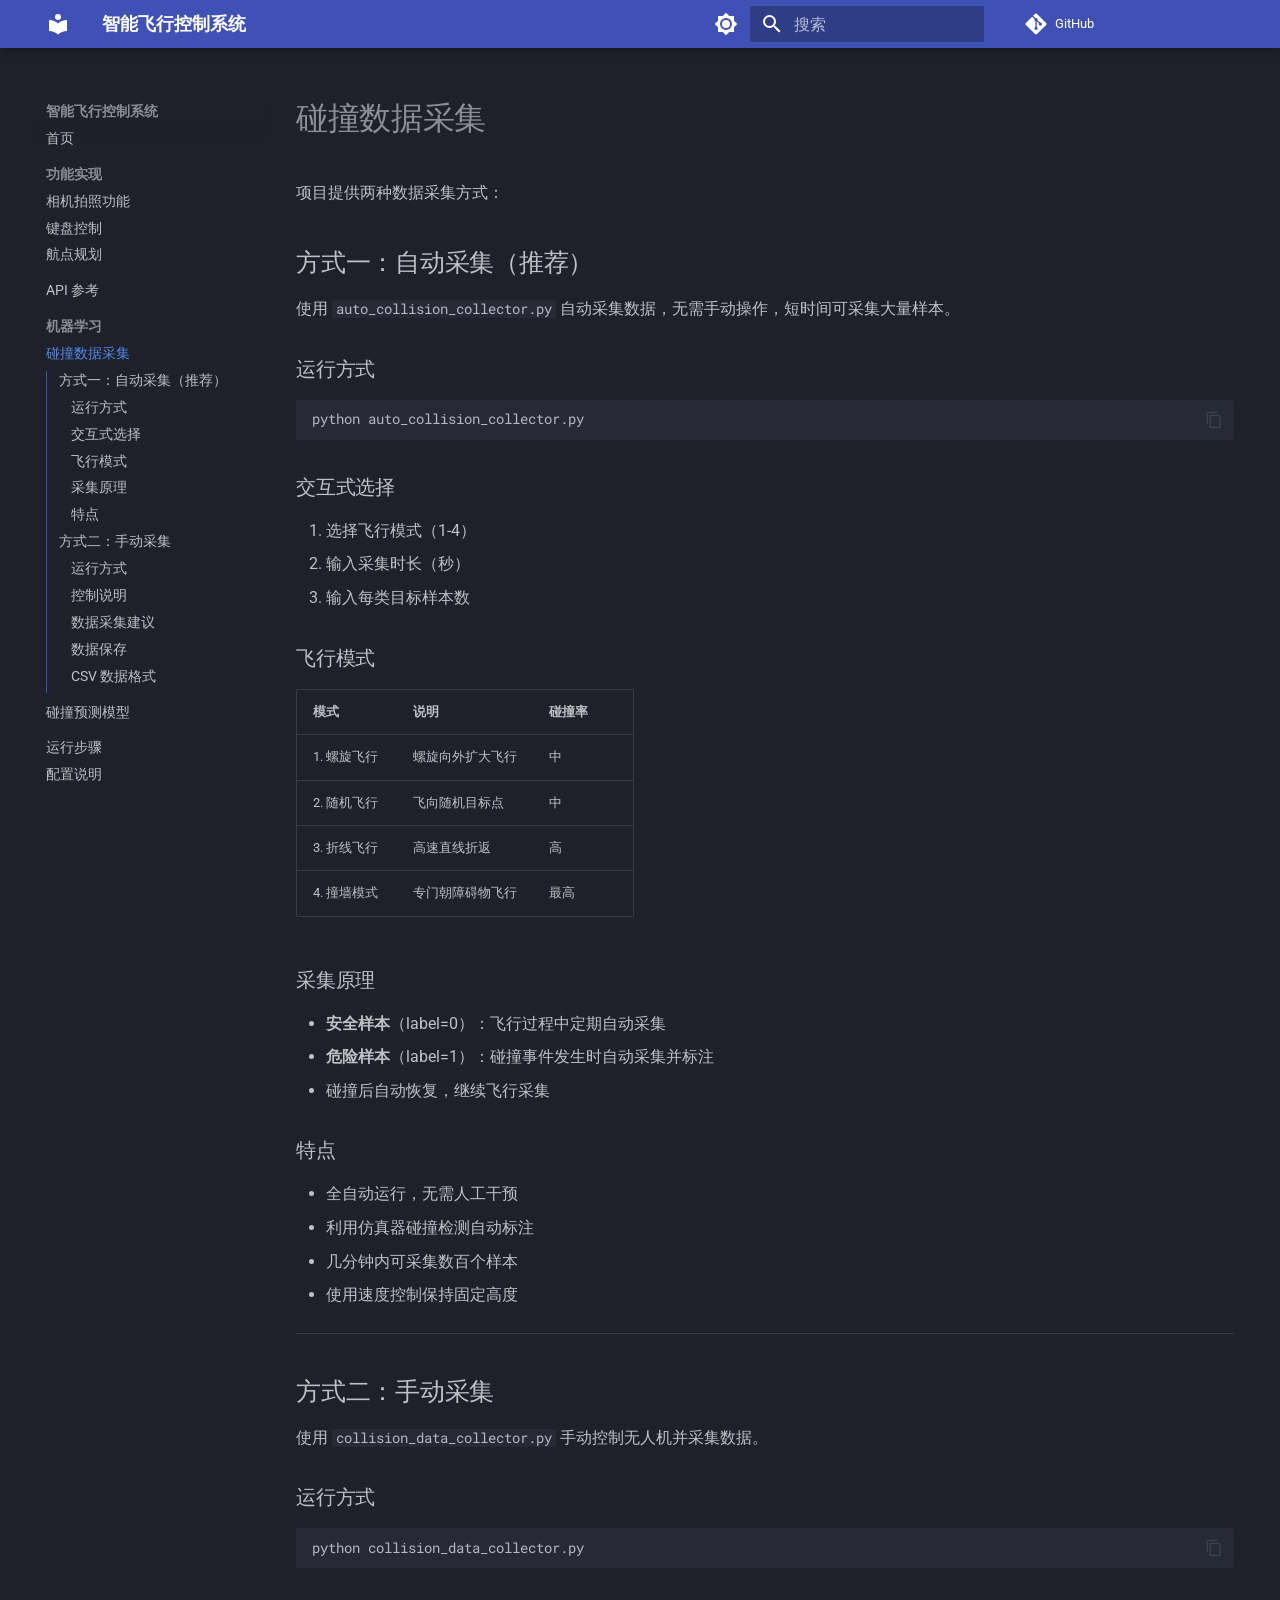
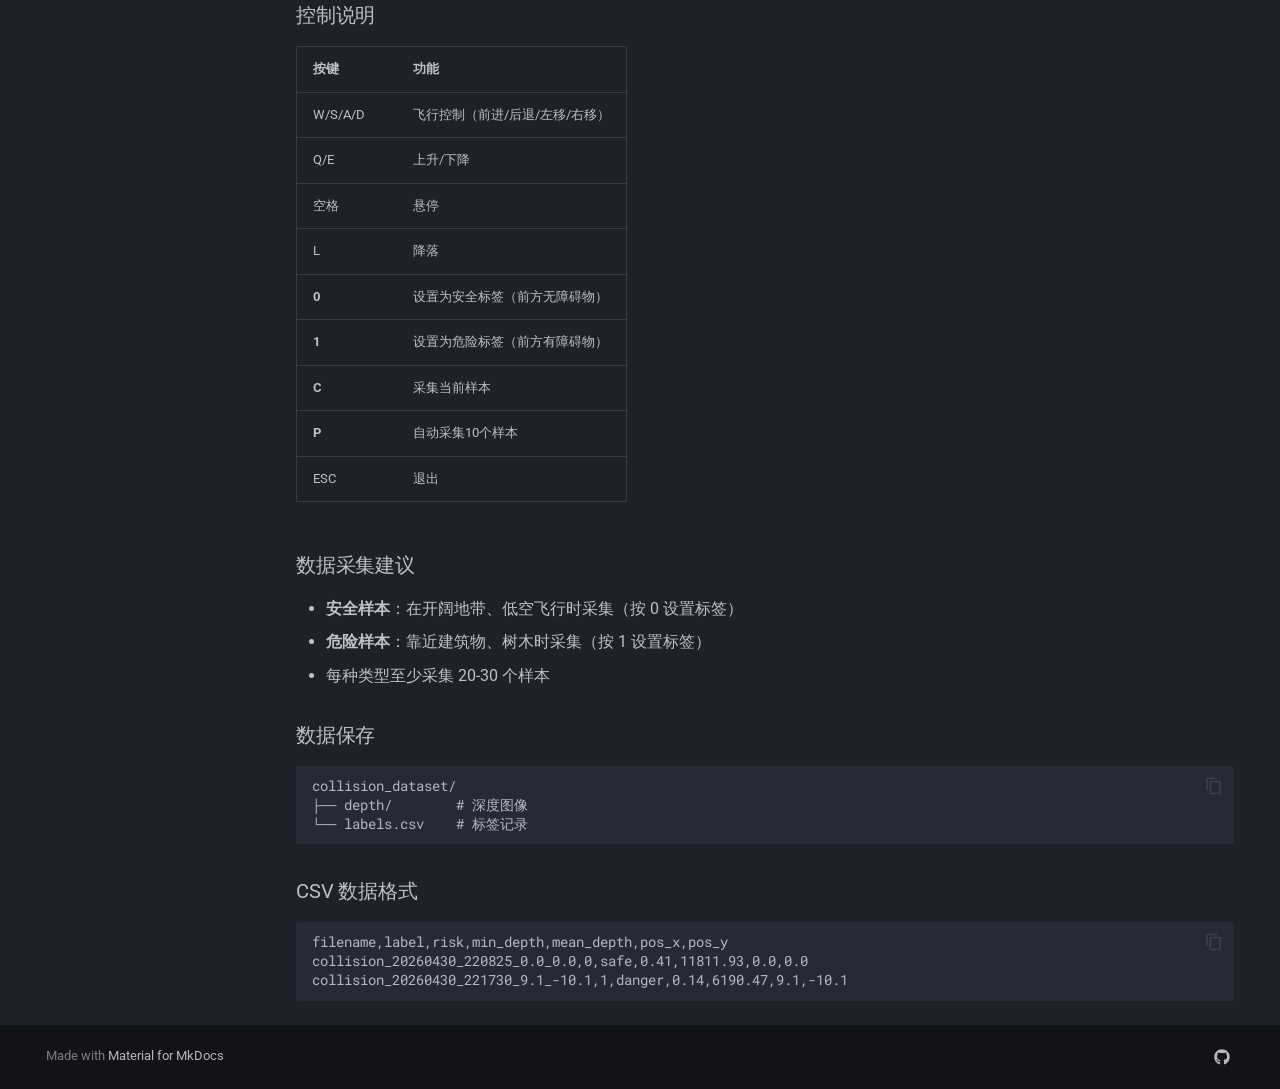
<file: ml/data-collection/index.html>
<!doctype html>
<html lang="zh" class="no-js">
  <head>
    
      <meta charset="utf-8">
      <meta name="viewport" content="width=device-width,initial-scale=1">
      
        <meta name="description" content="基于 AirSim 无人机仿真平台的智能飞行控制与碰撞检测系统">
      
      
        <meta name="author" content="你的名字">
      
      
      
        <link rel="prev" href="../../api/">
      
      
        <link rel="next" href="../model/">
      
      
        
      
      
      <link rel="icon" href="../../assets/images/favicon.png">
      <meta name="generator" content="mkdocs-1.6.1, mkdocs-material-9.7.6">
    
    
      
        <title>碰撞数据采集 - 智能飞行控制系统</title>
      
    
    
      <link rel="stylesheet" href="../../assets/stylesheets/main.484c7ddc.min.css">
      
        
        <link rel="stylesheet" href="../../assets/stylesheets/palette.ab4e12ef.min.css">
      
      


    
    
      
    
    
      
        
        
        <link rel="preconnect" href="https://fonts.gstatic.com" crossorigin>
        <link rel="stylesheet" href="https://fonts.googleapis.com/css?family=Roboto:300,300i,400,400i,700,700i%7CRoboto+Mono:400,400i,700,700i&display=fallback">
        <style>:root{--md-text-font:"Roboto";--md-code-font:"Roboto Mono"}</style>
      
    
    
    <script>__md_scope=new URL("../..",location),__md_hash=e=>[...e].reduce(((e,_)=>(e<<5)-e+_.charCodeAt(0)),0),__md_get=(e,_=localStorage,t=__md_scope)=>JSON.parse(_.getItem(t.pathname+"."+e)),__md_set=(e,_,t=localStorage,a=__md_scope)=>{try{t.setItem(a.pathname+"."+e,JSON.stringify(_))}catch(e){}}</script>
    
      

    
    
  </head>
  
  
    
    
      
    
    
    
    
    <body dir="ltr" data-md-color-scheme="slate" data-md-color-primary="indigo" data-md-color-accent="indigo">
  
    
    <input class="md-toggle" data-md-toggle="drawer" type="checkbox" id="__drawer" autocomplete="off">
    <input class="md-toggle" data-md-toggle="search" type="checkbox" id="__search" autocomplete="off">
    <label class="md-overlay" for="__drawer"></label>
    <div data-md-component="skip">
      
        
        <a href="#_1" class="md-skip">
          跳转至
        </a>
      
    </div>
    <div data-md-component="announce">
      
    </div>
    
    
      

  

<header class="md-header md-header--shadow" data-md-component="header">
  <nav class="md-header__inner md-grid" aria-label="页眉">
    <a href="../.." title="智能飞行控制系统" class="md-header__button md-logo" aria-label="智能飞行控制系统" data-md-component="logo">
      
  
  <svg xmlns="http://www.w3.org/2000/svg" viewBox="0 0 24 24"><path d="M12 8a3 3 0 0 0 3-3 3 3 0 0 0-3-3 3 3 0 0 0-3 3 3 3 0 0 0 3 3m0 3.54C9.64 9.35 6.5 8 3 8v11c3.5 0 6.64 1.35 9 3.54 2.36-2.19 5.5-3.54 9-3.54V8c-3.5 0-6.64 1.35-9 3.54"/></svg>

    </a>
    <label class="md-header__button md-icon" for="__drawer">
      
      <svg xmlns="http://www.w3.org/2000/svg" viewBox="0 0 24 24"><path d="M3 6h18v2H3zm0 5h18v2H3zm0 5h18v2H3z"/></svg>
    </label>
    <div class="md-header__title" data-md-component="header-title">
      <div class="md-header__ellipsis">
        <div class="md-header__topic">
          <span class="md-ellipsis">
            智能飞行控制系统
          </span>
        </div>
        <div class="md-header__topic" data-md-component="header-topic">
          <span class="md-ellipsis">
            
              碰撞数据采集
            
          </span>
        </div>
      </div>
    </div>
    
      
        <form class="md-header__option" data-md-component="palette">
  
    
    
    
    <input class="md-option" data-md-color-media="" data-md-color-scheme="slate" data-md-color-primary="indigo" data-md-color-accent="indigo"  aria-label="切换亮色模式"  type="radio" name="__palette" id="__palette_0">
    
      <label class="md-header__button md-icon" title="切换亮色模式" for="__palette_1" hidden>
        <svg xmlns="http://www.w3.org/2000/svg" viewBox="0 0 24 24"><path d="M12 8a4 4 0 0 0-4 4 4 4 0 0 0 4 4 4 4 0 0 0 4-4 4 4 0 0 0-4-4m0 10a6 6 0 0 1-6-6 6 6 0 0 1 6-6 6 6 0 0 1 6 6 6 6 0 0 1-6 6m8-9.31V4h-4.69L12 .69 8.69 4H4v4.69L.69 12 4 15.31V20h4.69L12 23.31 15.31 20H20v-4.69L23.31 12z"/></svg>
      </label>
    
  
    
    
    
    <input class="md-option" data-md-color-media="" data-md-color-scheme="default" data-md-color-primary="indigo" data-md-color-accent="indigo"  aria-label="切换暗色模式"  type="radio" name="__palette" id="__palette_1">
    
      <label class="md-header__button md-icon" title="切换暗色模式" for="__palette_0" hidden>
        <svg xmlns="http://www.w3.org/2000/svg" viewBox="0 0 24 24"><path d="M12 18c-.89 0-1.74-.2-2.5-.55C11.56 16.5 13 14.42 13 12s-1.44-4.5-3.5-5.45C10.26 6.2 11.11 6 12 6a6 6 0 0 1 6 6 6 6 0 0 1-6 6m8-9.31V4h-4.69L12 .69 8.69 4H4v4.69L.69 12 4 15.31V20h4.69L12 23.31 15.31 20H20v-4.69L23.31 12z"/></svg>
      </label>
    
  
</form>
      
    
    
      <script>var palette=__md_get("__palette");if(palette&&palette.color){if("(prefers-color-scheme)"===palette.color.media){var media=matchMedia("(prefers-color-scheme: light)"),input=document.querySelector(media.matches?"[data-md-color-media='(prefers-color-scheme: light)']":"[data-md-color-media='(prefers-color-scheme: dark)']");palette.color.media=input.getAttribute("data-md-color-media"),palette.color.scheme=input.getAttribute("data-md-color-scheme"),palette.color.primary=input.getAttribute("data-md-color-primary"),palette.color.accent=input.getAttribute("data-md-color-accent")}for(var[key,value]of Object.entries(palette.color))document.body.setAttribute("data-md-color-"+key,value)}</script>
    
    
    
      
      
        <label class="md-header__button md-icon" for="__search">
          
          <svg xmlns="http://www.w3.org/2000/svg" viewBox="0 0 24 24"><path d="M9.5 3A6.5 6.5 0 0 1 16 9.5c0 1.61-.59 3.09-1.56 4.23l.27.27h.79l5 5-1.5 1.5-5-5v-.79l-.27-.27A6.52 6.52 0 0 1 9.5 16 6.5 6.5 0 0 1 3 9.5 6.5 6.5 0 0 1 9.5 3m0 2C7 5 5 7 5 9.5S7 14 9.5 14 14 12 14 9.5 12 5 9.5 5"/></svg>
        </label>
        <div class="md-search" data-md-component="search" role="dialog">
  <label class="md-search__overlay" for="__search"></label>
  <div class="md-search__inner" role="search">
    <form class="md-search__form" name="search">
      <input type="text" class="md-search__input" name="query" aria-label="搜索" placeholder="搜索" autocapitalize="off" autocorrect="off" autocomplete="off" spellcheck="false" data-md-component="search-query" required>
      <label class="md-search__icon md-icon" for="__search">
        
        <svg xmlns="http://www.w3.org/2000/svg" viewBox="0 0 24 24"><path d="M9.5 3A6.5 6.5 0 0 1 16 9.5c0 1.61-.59 3.09-1.56 4.23l.27.27h.79l5 5-1.5 1.5-5-5v-.79l-.27-.27A6.52 6.52 0 0 1 9.5 16 6.5 6.5 0 0 1 3 9.5 6.5 6.5 0 0 1 9.5 3m0 2C7 5 5 7 5 9.5S7 14 9.5 14 14 12 14 9.5 12 5 9.5 5"/></svg>
        
        <svg xmlns="http://www.w3.org/2000/svg" viewBox="0 0 24 24"><path d="M20 11v2H8l5.5 5.5-1.42 1.42L4.16 12l7.92-7.92L13.5 5.5 8 11z"/></svg>
      </label>
      <nav class="md-search__options" aria-label="查找">
        
        <button type="reset" class="md-search__icon md-icon" title="清空当前内容" aria-label="清空当前内容" tabindex="-1">
          
          <svg xmlns="http://www.w3.org/2000/svg" viewBox="0 0 24 24"><path d="M19 6.41 17.59 5 12 10.59 6.41 5 5 6.41 10.59 12 5 17.59 6.41 19 12 13.41 17.59 19 19 17.59 13.41 12z"/></svg>
        </button>
      </nav>
      
    </form>
    <div class="md-search__output">
      <div class="md-search__scrollwrap" tabindex="0" data-md-scrollfix>
        <div class="md-search-result" data-md-component="search-result">
          <div class="md-search-result__meta">
            正在初始化搜索引擎
          </div>
          <ol class="md-search-result__list" role="presentation"></ol>
        </div>
      </div>
    </div>
  </div>
</div>
      
    
    
      <div class="md-header__source">
        <a href="https://github.com/yao-le-54/nn" title="前往仓库" class="md-source" data-md-component="source">
  <div class="md-source__icon md-icon">
    
    <svg xmlns="http://www.w3.org/2000/svg" viewBox="0 0 448 512"><!--! Font Awesome Free 7.1.0 by @fontawesome - https://fontawesome.com License - https://fontawesome.com/license/free (Icons: CC BY 4.0, Fonts: SIL OFL 1.1, Code: MIT License) Copyright 2025 Fonticons, Inc.--><path d="M439.6 236.1 244 40.5c-5.4-5.5-12.8-8.5-20.4-8.5s-15 3-20.4 8.4L162.5 81l51.5 51.5c27.1-9.1 52.7 16.8 43.4 43.7l49.7 49.7c34.2-11.8 61.2 31 35.5 56.7-26.5 26.5-70.2-2.9-56-37.3L240.3 199v121.9c25.3 12.5 22.3 41.8 9.1 55-6.4 6.4-15.2 10.1-24.3 10.1s-17.8-3.6-24.3-10.1c-17.6-17.6-11.1-46.9 11.2-56v-123c-20.8-8.5-24.6-30.7-18.6-45L142.6 101 8.5 235.1C3 240.6 0 247.9 0 255.5s3 15 8.5 20.4l195.6 195.7c5.4 5.4 12.7 8.4 20.4 8.4s15-3 20.4-8.4l194.7-194.7c5.4-5.4 8.4-12.8 8.4-20.4s-3-15-8.4-20.4"/></svg>
  </div>
  <div class="md-source__repository">
    GitHub
  </div>
</a>
      </div>
    
  </nav>
  
</header>
    
    <div class="md-container" data-md-component="container">
      
      
        
          
        
      
      <main class="md-main" data-md-component="main">
        <div class="md-main__inner md-grid">
          
            
              
              <div class="md-sidebar md-sidebar--primary" data-md-component="sidebar" data-md-type="navigation" >
                <div class="md-sidebar__scrollwrap">
                  <div class="md-sidebar__inner">
                    



  

<nav class="md-nav md-nav--primary md-nav--integrated" aria-label="导航栏" data-md-level="0">
  <label class="md-nav__title" for="__drawer">
    <a href="../.." title="智能飞行控制系统" class="md-nav__button md-logo" aria-label="智能飞行控制系统" data-md-component="logo">
      
  
  <svg xmlns="http://www.w3.org/2000/svg" viewBox="0 0 24 24"><path d="M12 8a3 3 0 0 0 3-3 3 3 0 0 0-3-3 3 3 0 0 0-3 3 3 3 0 0 0 3 3m0 3.54C9.64 9.35 6.5 8 3 8v11c3.5 0 6.64 1.35 9 3.54 2.36-2.19 5.5-3.54 9-3.54V8c-3.5 0-6.64 1.35-9 3.54"/></svg>

    </a>
    智能飞行控制系统
  </label>
  
    <div class="md-nav__source">
      <a href="https://github.com/yao-le-54/nn" title="前往仓库" class="md-source" data-md-component="source">
  <div class="md-source__icon md-icon">
    
    <svg xmlns="http://www.w3.org/2000/svg" viewBox="0 0 448 512"><!--! Font Awesome Free 7.1.0 by @fontawesome - https://fontawesome.com License - https://fontawesome.com/license/free (Icons: CC BY 4.0, Fonts: SIL OFL 1.1, Code: MIT License) Copyright 2025 Fonticons, Inc.--><path d="M439.6 236.1 244 40.5c-5.4-5.5-12.8-8.5-20.4-8.5s-15 3-20.4 8.4L162.5 81l51.5 51.5c27.1-9.1 52.7 16.8 43.4 43.7l49.7 49.7c34.2-11.8 61.2 31 35.5 56.7-26.5 26.5-70.2-2.9-56-37.3L240.3 199v121.9c25.3 12.5 22.3 41.8 9.1 55-6.4 6.4-15.2 10.1-24.3 10.1s-17.8-3.6-24.3-10.1c-17.6-17.6-11.1-46.9 11.2-56v-123c-20.8-8.5-24.6-30.7-18.6-45L142.6 101 8.5 235.1C3 240.6 0 247.9 0 255.5s3 15 8.5 20.4l195.6 195.7c5.4 5.4 12.7 8.4 20.4 8.4s15-3 20.4-8.4l194.7-194.7c5.4-5.4 8.4-12.8 8.4-20.4s-3-15-8.4-20.4"/></svg>
  </div>
  <div class="md-source__repository">
    GitHub
  </div>
</a>
    </div>
  
  <ul class="md-nav__list" data-md-scrollfix>
    
      
      
  
  
  
  
    <li class="md-nav__item">
      <a href="../.." class="md-nav__link">
        
  
  
  <span class="md-ellipsis">
    
  
    首页
  

    
  </span>
  
  

      </a>
    </li>
  

    
      
      
  
  
  
  
    
    
    
    
      
        
        
      
    
    
    <li class="md-nav__item md-nav__item--section md-nav__item--nested">
      
        
        
          
        
        <input class="md-nav__toggle md-toggle md-toggle--indeterminate" type="checkbox" id="__nav_2" >
        
          
          <label class="md-nav__link" for="__nav_2" id="__nav_2_label" tabindex="">
            
  
  
  <span class="md-ellipsis">
    
  
    功能实现
  

    
  </span>
  
  

            <span class="md-nav__icon md-icon"></span>
          </label>
        
        <nav class="md-nav" data-md-level="1" aria-labelledby="__nav_2_label" aria-expanded="false">
          <label class="md-nav__title" for="__nav_2">
            <span class="md-nav__icon md-icon"></span>
            
  
    功能实现
  

          </label>
          <ul class="md-nav__list" data-md-scrollfix>
            
              
                
  
  
  
  
    <li class="md-nav__item">
      <a href="../../features/camera/" class="md-nav__link">
        
  
  
  <span class="md-ellipsis">
    
  
    相机拍照功能
  

    
  </span>
  
  

      </a>
    </li>
  

              
            
              
                
  
  
  
  
    <li class="md-nav__item">
      <a href="../../features/keyboard/" class="md-nav__link">
        
  
  
  <span class="md-ellipsis">
    
  
    键盘控制
  

    
  </span>
  
  

      </a>
    </li>
  

              
            
              
                
  
  
  
  
    <li class="md-nav__item">
      <a href="../../features/waypoints/" class="md-nav__link">
        
  
  
  <span class="md-ellipsis">
    
  
    航点规划
  

    
  </span>
  
  

      </a>
    </li>
  

              
            
          </ul>
        </nav>
      
    </li>
  

    
      
      
  
  
  
  
    <li class="md-nav__item">
      <a href="../../api/" class="md-nav__link">
        
  
  
  <span class="md-ellipsis">
    
  
    API 参考
  

    
  </span>
  
  

      </a>
    </li>
  

    
      
      
  
  
    
  
  
  
    
    
    
    
      
        
        
      
    
    
    <li class="md-nav__item md-nav__item--active md-nav__item--section md-nav__item--nested">
      
        
        
        <input class="md-nav__toggle md-toggle " type="checkbox" id="__nav_4" checked>
        
          
          <label class="md-nav__link" for="__nav_4" id="__nav_4_label" tabindex="">
            
  
  
  <span class="md-ellipsis">
    
  
    机器学习
  

    
  </span>
  
  

            <span class="md-nav__icon md-icon"></span>
          </label>
        
        <nav class="md-nav" data-md-level="1" aria-labelledby="__nav_4_label" aria-expanded="true">
          <label class="md-nav__title" for="__nav_4">
            <span class="md-nav__icon md-icon"></span>
            
  
    机器学习
  

          </label>
          <ul class="md-nav__list" data-md-scrollfix>
            
              
                
  
  
    
  
  
  
    <li class="md-nav__item md-nav__item--active">
      
      <input class="md-nav__toggle md-toggle" type="checkbox" id="__toc">
      
      
        
      
      
        <label class="md-nav__link md-nav__link--active" for="__toc">
          
  
  
  <span class="md-ellipsis">
    
  
    碰撞数据采集
  

    
  </span>
  
  

          <span class="md-nav__icon md-icon"></span>
        </label>
      
      <a href="./" class="md-nav__link md-nav__link--active">
        
  
  
  <span class="md-ellipsis">
    
  
    碰撞数据采集
  

    
  </span>
  
  

      </a>
      
        

<nav class="md-nav md-nav--secondary" aria-label="目录">
  
  
  
    
  
  
    <label class="md-nav__title" for="__toc">
      <span class="md-nav__icon md-icon"></span>
      目录
    </label>
    <ul class="md-nav__list" data-md-component="toc" data-md-scrollfix>
      
        <li class="md-nav__item">
  <a href="#_2" class="md-nav__link">
    <span class="md-ellipsis">
      
        方式一：自动采集（推荐）
      
    </span>
  </a>
  
    <nav class="md-nav" aria-label="方式一：自动采集（推荐）">
      <ul class="md-nav__list">
        
          <li class="md-nav__item">
  <a href="#_3" class="md-nav__link">
    <span class="md-ellipsis">
      
        运行方式
      
    </span>
  </a>
  
</li>
        
          <li class="md-nav__item">
  <a href="#_4" class="md-nav__link">
    <span class="md-ellipsis">
      
        交互式选择
      
    </span>
  </a>
  
</li>
        
          <li class="md-nav__item">
  <a href="#_5" class="md-nav__link">
    <span class="md-ellipsis">
      
        飞行模式
      
    </span>
  </a>
  
</li>
        
          <li class="md-nav__item">
  <a href="#_6" class="md-nav__link">
    <span class="md-ellipsis">
      
        采集原理
      
    </span>
  </a>
  
</li>
        
          <li class="md-nav__item">
  <a href="#_7" class="md-nav__link">
    <span class="md-ellipsis">
      
        特点
      
    </span>
  </a>
  
</li>
        
      </ul>
    </nav>
  
</li>
      
        <li class="md-nav__item">
  <a href="#_8" class="md-nav__link">
    <span class="md-ellipsis">
      
        方式二：手动采集
      
    </span>
  </a>
  
    <nav class="md-nav" aria-label="方式二：手动采集">
      <ul class="md-nav__list">
        
          <li class="md-nav__item">
  <a href="#_9" class="md-nav__link">
    <span class="md-ellipsis">
      
        运行方式
      
    </span>
  </a>
  
</li>
        
          <li class="md-nav__item">
  <a href="#_10" class="md-nav__link">
    <span class="md-ellipsis">
      
        控制说明
      
    </span>
  </a>
  
</li>
        
          <li class="md-nav__item">
  <a href="#_11" class="md-nav__link">
    <span class="md-ellipsis">
      
        数据采集建议
      
    </span>
  </a>
  
</li>
        
          <li class="md-nav__item">
  <a href="#_12" class="md-nav__link">
    <span class="md-ellipsis">
      
        数据保存
      
    </span>
  </a>
  
</li>
        
          <li class="md-nav__item">
  <a href="#csv" class="md-nav__link">
    <span class="md-ellipsis">
      
        CSV 数据格式
      
    </span>
  </a>
  
</li>
        
      </ul>
    </nav>
  
</li>
      
    </ul>
  
</nav>
      
    </li>
  

              
            
              
                
  
  
  
  
    <li class="md-nav__item">
      <a href="../model/" class="md-nav__link">
        
  
  
  <span class="md-ellipsis">
    
  
    碰撞预测模型
  

    
  </span>
  
  

      </a>
    </li>
  

              
            
          </ul>
        </nav>
      
    </li>
  

    
      
      
  
  
  
  
    <li class="md-nav__item">
      <a href="../../quickstart/" class="md-nav__link">
        
  
  
  <span class="md-ellipsis">
    
  
    运行步骤
  

    
  </span>
  
  

      </a>
    </li>
  

    
      
      
  
  
  
  
    <li class="md-nav__item">
      <a href="../../config/" class="md-nav__link">
        
  
  
  <span class="md-ellipsis">
    
  
    配置说明
  

    
  </span>
  
  

      </a>
    </li>
  

    
  </ul>
</nav>
                  </div>
                </div>
              </div>
            
            
          
          
            <div class="md-content" data-md-component="content">
              
              <article class="md-content__inner md-typeset">
                
                  


  
  


<h1 id="_1">碰撞数据采集<a class="headerlink" href="#_1" title="Permanent link">&para;</a></h1>
<p>项目提供两种数据采集方式：</p>
<h2 id="_2">方式一：自动采集（推荐）<a class="headerlink" href="#_2" title="Permanent link">&para;</a></h2>
<p>使用 <code>auto_collision_collector.py</code> 自动采集数据，无需手动操作，短时间可采集大量样本。</p>
<h3 id="_3">运行方式<a class="headerlink" href="#_3" title="Permanent link">&para;</a></h3>
<div class="highlight"><pre><span></span><code><a id="__codelineno-0-1" name="__codelineno-0-1" href="#__codelineno-0-1"></a>python<span class="w"> </span>auto_collision_collector.py
</code></pre></div>
<h3 id="_4">交互式选择<a class="headerlink" href="#_4" title="Permanent link">&para;</a></h3>
<ol>
<li>选择飞行模式（1-4）</li>
<li>输入采集时长（秒）</li>
<li>输入每类目标样本数</li>
</ol>
<h3 id="_5">飞行模式<a class="headerlink" href="#_5" title="Permanent link">&para;</a></h3>
<table>
<thead>
<tr>
<th>模式</th>
<th>说明</th>
<th>碰撞率</th>
</tr>
</thead>
<tbody>
<tr>
<td>1. 螺旋飞行</td>
<td>螺旋向外扩大飞行</td>
<td>中</td>
</tr>
<tr>
<td>2. 随机飞行</td>
<td>飞向随机目标点</td>
<td>中</td>
</tr>
<tr>
<td>3. 折线飞行</td>
<td>高速直线折返</td>
<td>高</td>
</tr>
<tr>
<td>4. 撞墙模式</td>
<td>专门朝障碍物飞行</td>
<td>最高</td>
</tr>
</tbody>
</table>
<h3 id="_6">采集原理<a class="headerlink" href="#_6" title="Permanent link">&para;</a></h3>
<ul>
<li><strong>安全样本</strong>（label=0）：飞行过程中定期自动采集</li>
<li><strong>危险样本</strong>（label=1）：碰撞事件发生时自动采集并标注</li>
<li>碰撞后自动恢复，继续飞行采集</li>
</ul>
<h3 id="_7">特点<a class="headerlink" href="#_7" title="Permanent link">&para;</a></h3>
<ul>
<li>全自动运行，无需人工干预</li>
<li>利用仿真器碰撞检测自动标注</li>
<li>几分钟内可采集数百个样本</li>
<li>使用速度控制保持固定高度</li>
</ul>
<hr />
<h2 id="_8">方式二：手动采集<a class="headerlink" href="#_8" title="Permanent link">&para;</a></h2>
<p>使用 <code>collision_data_collector.py</code> 手动控制无人机并采集数据。</p>
<h3 id="_9">运行方式<a class="headerlink" href="#_9" title="Permanent link">&para;</a></h3>
<div class="highlight"><pre><span></span><code><a id="__codelineno-1-1" name="__codelineno-1-1" href="#__codelineno-1-1"></a>python<span class="w"> </span>collision_data_collector.py
</code></pre></div>
<h3 id="_10">控制说明<a class="headerlink" href="#_10" title="Permanent link">&para;</a></h3>
<table>
<thead>
<tr>
<th>按键</th>
<th>功能</th>
</tr>
</thead>
<tbody>
<tr>
<td>W/S/A/D</td>
<td>飞行控制（前进/后退/左移/右移）</td>
</tr>
<tr>
<td>Q/E</td>
<td>上升/下降</td>
</tr>
<tr>
<td>空格</td>
<td>悬停</td>
</tr>
<tr>
<td>L</td>
<td>降落</td>
</tr>
<tr>
<td><strong>0</strong></td>
<td>设置为安全标签（前方无障碍物）</td>
</tr>
<tr>
<td><strong>1</strong></td>
<td>设置为危险标签（前方有障碍物）</td>
</tr>
<tr>
<td><strong>C</strong></td>
<td>采集当前样本</td>
</tr>
<tr>
<td><strong>P</strong></td>
<td>自动采集10个样本</td>
</tr>
<tr>
<td>ESC</td>
<td>退出</td>
</tr>
</tbody>
</table>
<h3 id="_11">数据采集建议<a class="headerlink" href="#_11" title="Permanent link">&para;</a></h3>
<ul>
<li><strong>安全样本</strong>：在开阔地带、低空飞行时采集（按 0 设置标签）</li>
<li><strong>危险样本</strong>：靠近建筑物、树木时采集（按 1 设置标签）</li>
<li>每种类型至少采集 20-30 个样本</li>
</ul>
<h3 id="_12">数据保存<a class="headerlink" href="#_12" title="Permanent link">&para;</a></h3>
<div class="highlight"><pre><span></span><code><a id="__codelineno-2-1" name="__codelineno-2-1" href="#__codelineno-2-1"></a>collision_dataset/
<a id="__codelineno-2-2" name="__codelineno-2-2" href="#__codelineno-2-2"></a>├── depth/        # 深度图像
<a id="__codelineno-2-3" name="__codelineno-2-3" href="#__codelineno-2-3"></a>└── labels.csv    # 标签记录
</code></pre></div>
<h3 id="csv">CSV 数据格式<a class="headerlink" href="#csv" title="Permanent link">&para;</a></h3>
<div class="highlight"><pre><span></span><code><a id="__codelineno-3-1" name="__codelineno-3-1" href="#__codelineno-3-1"></a>filename,label,risk,min_depth,mean_depth,pos_x,pos_y
<a id="__codelineno-3-2" name="__codelineno-3-2" href="#__codelineno-3-2"></a>collision_20260430_220825_0.0_0.0,0,safe,0.41,11811.93,0.0,0.0
<a id="__codelineno-3-3" name="__codelineno-3-3" href="#__codelineno-3-3"></a>collision_20260430_221730_9.1_-10.1,1,danger,0.14,6190.47,9.1,-10.1
</code></pre></div>












                
              </article>
            </div>
          
          
<script>var target=document.getElementById(location.hash.slice(1));target&&target.name&&(target.checked=target.name.startsWith("__tabbed_"))</script>
        </div>
        
          <button type="button" class="md-top md-icon" data-md-component="top" hidden>
  
  <svg xmlns="http://www.w3.org/2000/svg" viewBox="0 0 24 24"><path d="M13 20h-2V8l-5.5 5.5-1.42-1.42L12 4.16l7.92 7.92-1.42 1.42L13 8z"/></svg>
  回到页面顶部
</button>
        
      </main>
      
        <footer class="md-footer">
  
  <div class="md-footer-meta md-typeset">
    <div class="md-footer-meta__inner md-grid">
      <div class="md-copyright">
  
  
    Made with
    <a href="https://squidfunk.github.io/mkdocs-material/" target="_blank" rel="noopener">
      Material for MkDocs
    </a>
  
</div>
      
        
<div class="md-social">
  
    
    
    
    
      
      
    
    <a href="https://github.com/yao-le-54/nn" target="_blank" rel="noopener" title="github.com" class="md-social__link">
      <svg xmlns="http://www.w3.org/2000/svg" viewBox="0 0 512 512"><!--! Font Awesome Free 7.1.0 by @fontawesome - https://fontawesome.com License - https://fontawesome.com/license/free (Icons: CC BY 4.0, Fonts: SIL OFL 1.1, Code: MIT License) Copyright 2025 Fonticons, Inc.--><path d="M173.9 397.4c0 2-2.3 3.6-5.2 3.6-3.3.3-5.6-1.3-5.6-3.6 0-2 2.3-3.6 5.2-3.6 3-.3 5.6 1.3 5.6 3.6m-31.1-4.5c-.7 2 1.3 4.3 4.3 4.9 2.6 1 5.6 0 6.2-2s-1.3-4.3-4.3-5.2c-2.6-.7-5.5.3-6.2 2.3m44.2-1.7c-2.9.7-4.9 2.6-4.6 4.9.3 2 2.9 3.3 5.9 2.6 2.9-.7 4.9-2.6 4.6-4.6-.3-1.9-3-3.2-5.9-2.9M252.8 8C114.1 8 8 113.3 8 252c0 110.9 69.8 205.8 169.5 239.2 12.8 2.3 17.3-5.6 17.3-12.1 0-6.2-.3-40.4-.3-61.4 0 0-70 15-84.7-29.8 0 0-11.4-29.1-27.8-36.6 0 0-22.9-15.7 1.6-15.4 0 0 24.9 2 38.6 25.8 21.9 38.6 58.6 27.5 72.9 20.9 2.3-16 8.8-27.1 16-33.7-55.9-6.2-112.3-14.3-112.3-110.5 0-27.5 7.6-41.3 23.6-58.9-2.6-6.5-11.1-33.3 2.6-67.9 20.9-6.5 69 27 69 27 20-5.6 41.5-8.5 62.8-8.5s42.8 2.9 62.8 8.5c0 0 48.1-33.6 69-27 13.7 34.7 5.2 61.4 2.6 67.9 16 17.7 25.8 31.5 25.8 58.9 0 96.5-58.9 104.2-114.8 110.5 9.2 7.9 17 22.9 17 46.4 0 33.7-.3 75.4-.3 83.6 0 6.5 4.6 14.4 17.3 12.1C436.2 457.8 504 362.9 504 252 504 113.3 391.5 8 252.8 8M105.2 352.9c-1.3 1-1 3.3.7 5.2 1.6 1.6 3.9 2.3 5.2 1 1.3-1 1-3.3-.7-5.2-1.6-1.6-3.9-2.3-5.2-1m-10.8-8.1c-.7 1.3.3 2.9 2.3 3.9 1.6 1 3.6.7 4.3-.7.7-1.3-.3-2.9-2.3-3.9-2-.6-3.6-.3-4.3.7m32.4 35.6c-1.6 1.3-1 4.3 1.3 6.2 2.3 2.3 5.2 2.6 6.5 1 1.3-1.3.7-4.3-1.3-6.2-2.2-2.3-5.2-2.6-6.5-1m-11.4-14.7c-1.6 1-1.6 3.6 0 5.9s4.3 3.3 5.6 2.3c1.6-1.3 1.6-3.9 0-6.2-1.4-2.3-4-3.3-5.6-2"/></svg>
    </a>
  
</div>
      
    </div>
  </div>
</footer>
      
    </div>
    <div class="md-dialog" data-md-component="dialog">
      <div class="md-dialog__inner md-typeset"></div>
    </div>
    
    
    
      
      
      <script id="__config" type="application/json">{"annotate": null, "base": "../..", "features": ["navigation.sections", "navigation.expand", "navigation.top", "search.highlight", "content.code.copy", "toc.integrate"], "search": "../../assets/javascripts/workers/search.2c215733.min.js", "tags": null, "translations": {"clipboard.copied": "\u5df2\u590d\u5236", "clipboard.copy": "\u590d\u5236", "search.result.more.one": "\u5728\u8be5\u9875\u4e0a\u8fd8\u6709 1 \u4e2a\u7b26\u5408\u6761\u4ef6\u7684\u7ed3\u679c", "search.result.more.other": "\u5728\u8be5\u9875\u4e0a\u8fd8\u6709 # \u4e2a\u7b26\u5408\u6761\u4ef6\u7684\u7ed3\u679c", "search.result.none": "\u6ca1\u6709\u627e\u5230\u7b26\u5408\u6761\u4ef6\u7684\u7ed3\u679c", "search.result.one": "\u627e\u5230 1 \u4e2a\u7b26\u5408\u6761\u4ef6\u7684\u7ed3\u679c", "search.result.other": "# \u4e2a\u7b26\u5408\u6761\u4ef6\u7684\u7ed3\u679c", "search.result.placeholder": "\u952e\u5165\u4ee5\u5f00\u59cb\u641c\u7d22", "search.result.term.missing": "\u7f3a\u5c11", "select.version": "\u9009\u62e9\u5f53\u524d\u7248\u672c"}, "version": null}</script>
    
    
      <script src="../../assets/javascripts/bundle.79ae519e.min.js"></script>
      
    
  </body>
</html>
</file>
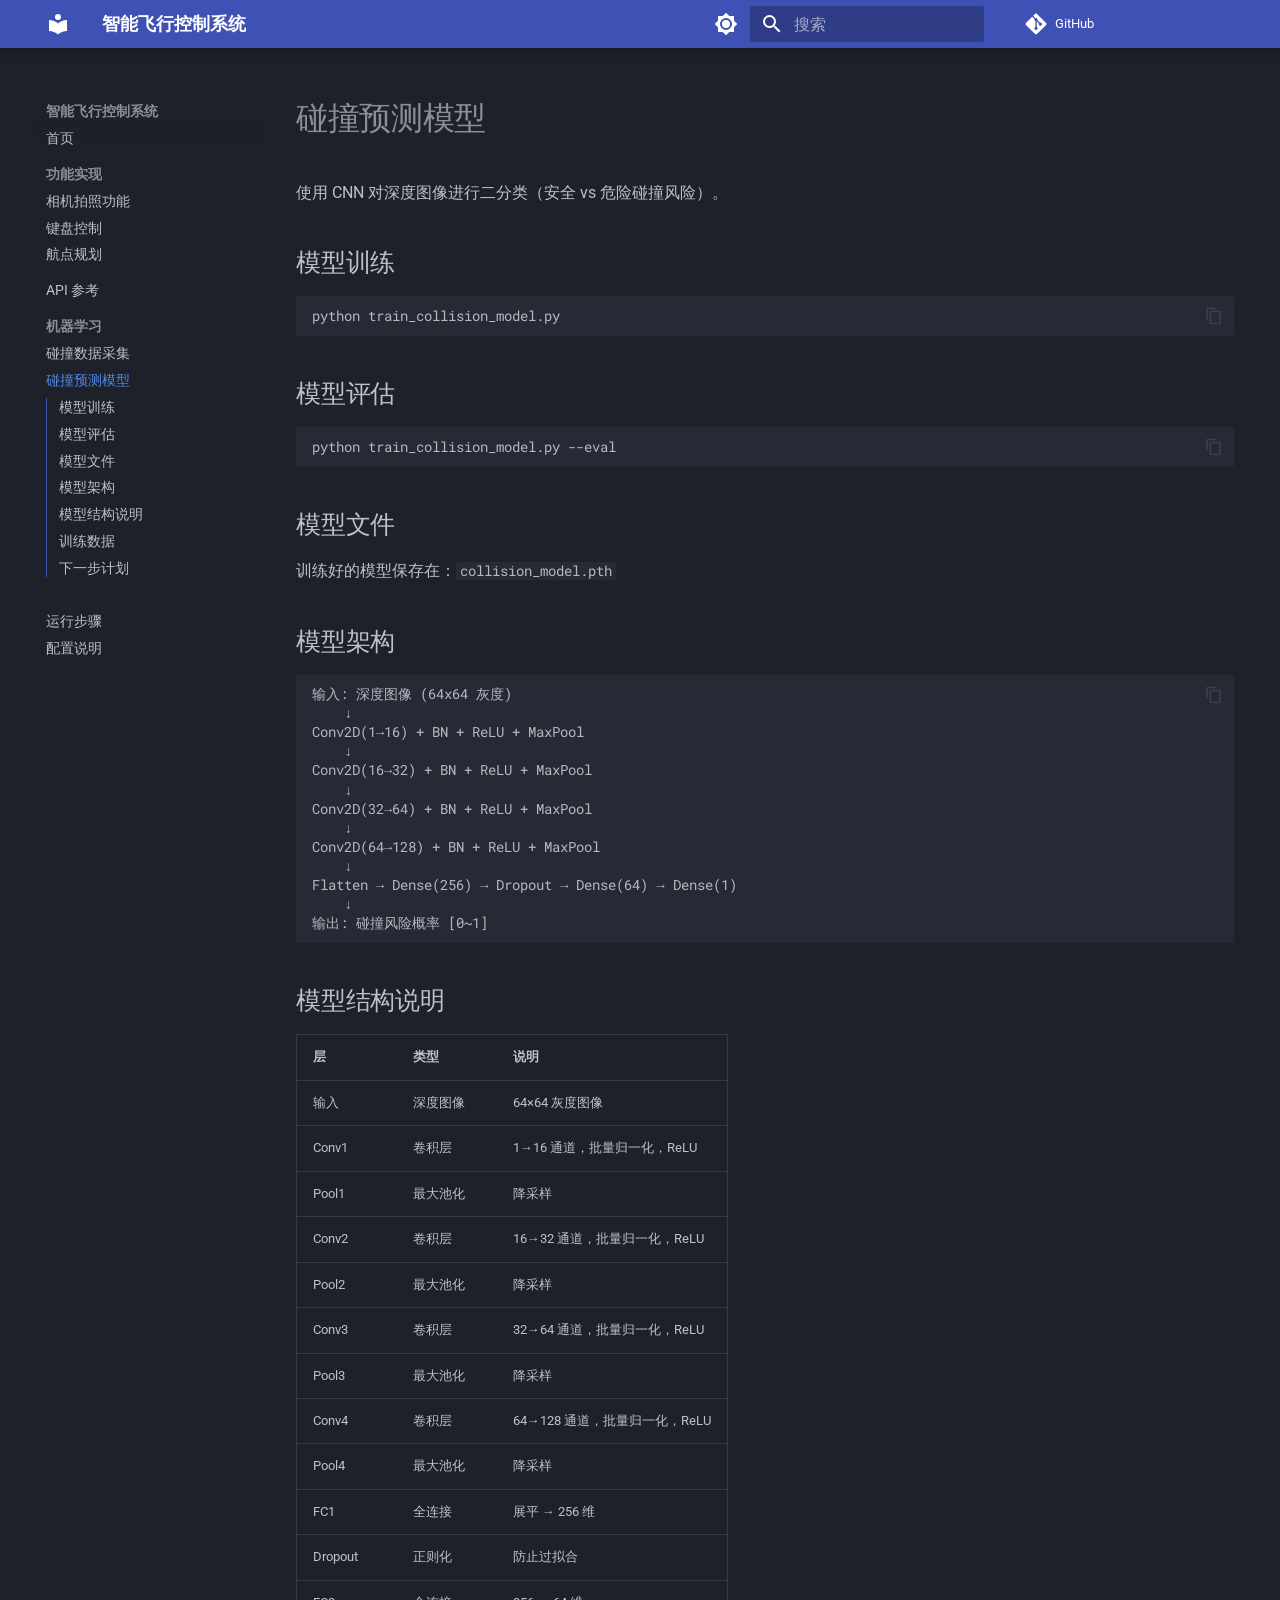
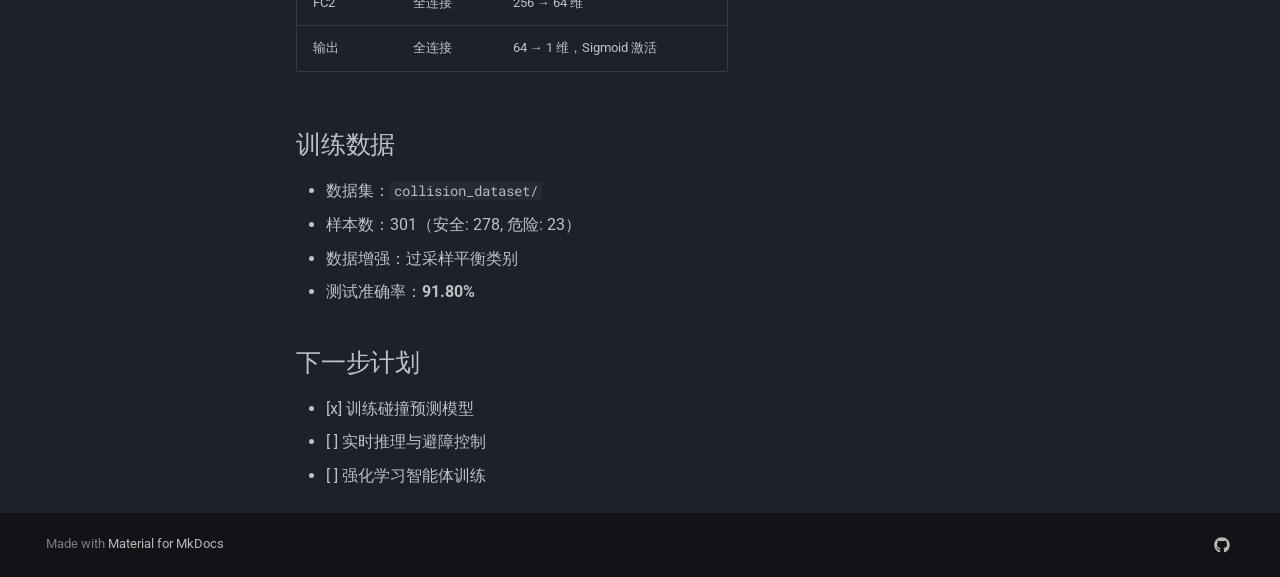
<file: ml/model/index.html>
<!doctype html>
<html lang="zh" class="no-js">
  <head>
    
      <meta charset="utf-8">
      <meta name="viewport" content="width=device-width,initial-scale=1">
      
        <meta name="description" content="基于 AirSim 无人机仿真平台的智能飞行控制与碰撞检测系统">
      
      
        <meta name="author" content="你的名字">
      
      
      
        <link rel="prev" href="../data-collection/">
      
      
        <link rel="next" href="../../quickstart/">
      
      
        
      
      
      <link rel="icon" href="../../assets/images/favicon.png">
      <meta name="generator" content="mkdocs-1.6.1, mkdocs-material-9.7.6">
    
    
      
        <title>碰撞预测模型 - 智能飞行控制系统</title>
      
    
    
      <link rel="stylesheet" href="../../assets/stylesheets/main.484c7ddc.min.css">
      
        
        <link rel="stylesheet" href="../../assets/stylesheets/palette.ab4e12ef.min.css">
      
      


    
    
      
    
    
      
        
        
        <link rel="preconnect" href="https://fonts.gstatic.com" crossorigin>
        <link rel="stylesheet" href="https://fonts.googleapis.com/css?family=Roboto:300,300i,400,400i,700,700i%7CRoboto+Mono:400,400i,700,700i&display=fallback">
        <style>:root{--md-text-font:"Roboto";--md-code-font:"Roboto Mono"}</style>
      
    
    
    <script>__md_scope=new URL("../..",location),__md_hash=e=>[...e].reduce(((e,_)=>(e<<5)-e+_.charCodeAt(0)),0),__md_get=(e,_=localStorage,t=__md_scope)=>JSON.parse(_.getItem(t.pathname+"."+e)),__md_set=(e,_,t=localStorage,a=__md_scope)=>{try{t.setItem(a.pathname+"."+e,JSON.stringify(_))}catch(e){}}</script>
    
      

    
    
  </head>
  
  
    
    
      
    
    
    
    
    <body dir="ltr" data-md-color-scheme="slate" data-md-color-primary="indigo" data-md-color-accent="indigo">
  
    
    <input class="md-toggle" data-md-toggle="drawer" type="checkbox" id="__drawer" autocomplete="off">
    <input class="md-toggle" data-md-toggle="search" type="checkbox" id="__search" autocomplete="off">
    <label class="md-overlay" for="__drawer"></label>
    <div data-md-component="skip">
      
        
        <a href="#_1" class="md-skip">
          跳转至
        </a>
      
    </div>
    <div data-md-component="announce">
      
    </div>
    
    
      

  

<header class="md-header md-header--shadow" data-md-component="header">
  <nav class="md-header__inner md-grid" aria-label="页眉">
    <a href="../.." title="智能飞行控制系统" class="md-header__button md-logo" aria-label="智能飞行控制系统" data-md-component="logo">
      
  
  <svg xmlns="http://www.w3.org/2000/svg" viewBox="0 0 24 24"><path d="M12 8a3 3 0 0 0 3-3 3 3 0 0 0-3-3 3 3 0 0 0-3 3 3 3 0 0 0 3 3m0 3.54C9.64 9.35 6.5 8 3 8v11c3.5 0 6.64 1.35 9 3.54 2.36-2.19 5.5-3.54 9-3.54V8c-3.5 0-6.64 1.35-9 3.54"/></svg>

    </a>
    <label class="md-header__button md-icon" for="__drawer">
      
      <svg xmlns="http://www.w3.org/2000/svg" viewBox="0 0 24 24"><path d="M3 6h18v2H3zm0 5h18v2H3zm0 5h18v2H3z"/></svg>
    </label>
    <div class="md-header__title" data-md-component="header-title">
      <div class="md-header__ellipsis">
        <div class="md-header__topic">
          <span class="md-ellipsis">
            智能飞行控制系统
          </span>
        </div>
        <div class="md-header__topic" data-md-component="header-topic">
          <span class="md-ellipsis">
            
              碰撞预测模型
            
          </span>
        </div>
      </div>
    </div>
    
      
        <form class="md-header__option" data-md-component="palette">
  
    
    
    
    <input class="md-option" data-md-color-media="" data-md-color-scheme="slate" data-md-color-primary="indigo" data-md-color-accent="indigo"  aria-label="切换亮色模式"  type="radio" name="__palette" id="__palette_0">
    
      <label class="md-header__button md-icon" title="切换亮色模式" for="__palette_1" hidden>
        <svg xmlns="http://www.w3.org/2000/svg" viewBox="0 0 24 24"><path d="M12 8a4 4 0 0 0-4 4 4 4 0 0 0 4 4 4 4 0 0 0 4-4 4 4 0 0 0-4-4m0 10a6 6 0 0 1-6-6 6 6 0 0 1 6-6 6 6 0 0 1 6 6 6 6 0 0 1-6 6m8-9.31V4h-4.69L12 .69 8.69 4H4v4.69L.69 12 4 15.31V20h4.69L12 23.31 15.31 20H20v-4.69L23.31 12z"/></svg>
      </label>
    
  
    
    
    
    <input class="md-option" data-md-color-media="" data-md-color-scheme="default" data-md-color-primary="indigo" data-md-color-accent="indigo"  aria-label="切换暗色模式"  type="radio" name="__palette" id="__palette_1">
    
      <label class="md-header__button md-icon" title="切换暗色模式" for="__palette_0" hidden>
        <svg xmlns="http://www.w3.org/2000/svg" viewBox="0 0 24 24"><path d="M12 18c-.89 0-1.74-.2-2.5-.55C11.56 16.5 13 14.42 13 12s-1.44-4.5-3.5-5.45C10.26 6.2 11.11 6 12 6a6 6 0 0 1 6 6 6 6 0 0 1-6 6m8-9.31V4h-4.69L12 .69 8.69 4H4v4.69L.69 12 4 15.31V20h4.69L12 23.31 15.31 20H20v-4.69L23.31 12z"/></svg>
      </label>
    
  
</form>
      
    
    
      <script>var palette=__md_get("__palette");if(palette&&palette.color){if("(prefers-color-scheme)"===palette.color.media){var media=matchMedia("(prefers-color-scheme: light)"),input=document.querySelector(media.matches?"[data-md-color-media='(prefers-color-scheme: light)']":"[data-md-color-media='(prefers-color-scheme: dark)']");palette.color.media=input.getAttribute("data-md-color-media"),palette.color.scheme=input.getAttribute("data-md-color-scheme"),palette.color.primary=input.getAttribute("data-md-color-primary"),palette.color.accent=input.getAttribute("data-md-color-accent")}for(var[key,value]of Object.entries(palette.color))document.body.setAttribute("data-md-color-"+key,value)}</script>
    
    
    
      
      
        <label class="md-header__button md-icon" for="__search">
          
          <svg xmlns="http://www.w3.org/2000/svg" viewBox="0 0 24 24"><path d="M9.5 3A6.5 6.5 0 0 1 16 9.5c0 1.61-.59 3.09-1.56 4.23l.27.27h.79l5 5-1.5 1.5-5-5v-.79l-.27-.27A6.52 6.52 0 0 1 9.5 16 6.5 6.5 0 0 1 3 9.5 6.5 6.5 0 0 1 9.5 3m0 2C7 5 5 7 5 9.5S7 14 9.5 14 14 12 14 9.5 12 5 9.5 5"/></svg>
        </label>
        <div class="md-search" data-md-component="search" role="dialog">
  <label class="md-search__overlay" for="__search"></label>
  <div class="md-search__inner" role="search">
    <form class="md-search__form" name="search">
      <input type="text" class="md-search__input" name="query" aria-label="搜索" placeholder="搜索" autocapitalize="off" autocorrect="off" autocomplete="off" spellcheck="false" data-md-component="search-query" required>
      <label class="md-search__icon md-icon" for="__search">
        
        <svg xmlns="http://www.w3.org/2000/svg" viewBox="0 0 24 24"><path d="M9.5 3A6.5 6.5 0 0 1 16 9.5c0 1.61-.59 3.09-1.56 4.23l.27.27h.79l5 5-1.5 1.5-5-5v-.79l-.27-.27A6.52 6.52 0 0 1 9.5 16 6.5 6.5 0 0 1 3 9.5 6.5 6.5 0 0 1 9.5 3m0 2C7 5 5 7 5 9.5S7 14 9.5 14 14 12 14 9.5 12 5 9.5 5"/></svg>
        
        <svg xmlns="http://www.w3.org/2000/svg" viewBox="0 0 24 24"><path d="M20 11v2H8l5.5 5.5-1.42 1.42L4.16 12l7.92-7.92L13.5 5.5 8 11z"/></svg>
      </label>
      <nav class="md-search__options" aria-label="查找">
        
        <button type="reset" class="md-search__icon md-icon" title="清空当前内容" aria-label="清空当前内容" tabindex="-1">
          
          <svg xmlns="http://www.w3.org/2000/svg" viewBox="0 0 24 24"><path d="M19 6.41 17.59 5 12 10.59 6.41 5 5 6.41 10.59 12 5 17.59 6.41 19 12 13.41 17.59 19 19 17.59 13.41 12z"/></svg>
        </button>
      </nav>
      
    </form>
    <div class="md-search__output">
      <div class="md-search__scrollwrap" tabindex="0" data-md-scrollfix>
        <div class="md-search-result" data-md-component="search-result">
          <div class="md-search-result__meta">
            正在初始化搜索引擎
          </div>
          <ol class="md-search-result__list" role="presentation"></ol>
        </div>
      </div>
    </div>
  </div>
</div>
      
    
    
      <div class="md-header__source">
        <a href="https://github.com/yao-le-54/nn" title="前往仓库" class="md-source" data-md-component="source">
  <div class="md-source__icon md-icon">
    
    <svg xmlns="http://www.w3.org/2000/svg" viewBox="0 0 448 512"><!--! Font Awesome Free 7.1.0 by @fontawesome - https://fontawesome.com License - https://fontawesome.com/license/free (Icons: CC BY 4.0, Fonts: SIL OFL 1.1, Code: MIT License) Copyright 2025 Fonticons, Inc.--><path d="M439.6 236.1 244 40.5c-5.4-5.5-12.8-8.5-20.4-8.5s-15 3-20.4 8.4L162.5 81l51.5 51.5c27.1-9.1 52.7 16.8 43.4 43.7l49.7 49.7c34.2-11.8 61.2 31 35.5 56.7-26.5 26.5-70.2-2.9-56-37.3L240.3 199v121.9c25.3 12.5 22.3 41.8 9.1 55-6.4 6.4-15.2 10.1-24.3 10.1s-17.8-3.6-24.3-10.1c-17.6-17.6-11.1-46.9 11.2-56v-123c-20.8-8.5-24.6-30.7-18.6-45L142.6 101 8.5 235.1C3 240.6 0 247.9 0 255.5s3 15 8.5 20.4l195.6 195.7c5.4 5.4 12.7 8.4 20.4 8.4s15-3 20.4-8.4l194.7-194.7c5.4-5.4 8.4-12.8 8.4-20.4s-3-15-8.4-20.4"/></svg>
  </div>
  <div class="md-source__repository">
    GitHub
  </div>
</a>
      </div>
    
  </nav>
  
</header>
    
    <div class="md-container" data-md-component="container">
      
      
        
          
        
      
      <main class="md-main" data-md-component="main">
        <div class="md-main__inner md-grid">
          
            
              
              <div class="md-sidebar md-sidebar--primary" data-md-component="sidebar" data-md-type="navigation" >
                <div class="md-sidebar__scrollwrap">
                  <div class="md-sidebar__inner">
                    



  

<nav class="md-nav md-nav--primary md-nav--integrated" aria-label="导航栏" data-md-level="0">
  <label class="md-nav__title" for="__drawer">
    <a href="../.." title="智能飞行控制系统" class="md-nav__button md-logo" aria-label="智能飞行控制系统" data-md-component="logo">
      
  
  <svg xmlns="http://www.w3.org/2000/svg" viewBox="0 0 24 24"><path d="M12 8a3 3 0 0 0 3-3 3 3 0 0 0-3-3 3 3 0 0 0-3 3 3 3 0 0 0 3 3m0 3.54C9.64 9.35 6.5 8 3 8v11c3.5 0 6.64 1.35 9 3.54 2.36-2.19 5.5-3.54 9-3.54V8c-3.5 0-6.64 1.35-9 3.54"/></svg>

    </a>
    智能飞行控制系统
  </label>
  
    <div class="md-nav__source">
      <a href="https://github.com/yao-le-54/nn" title="前往仓库" class="md-source" data-md-component="source">
  <div class="md-source__icon md-icon">
    
    <svg xmlns="http://www.w3.org/2000/svg" viewBox="0 0 448 512"><!--! Font Awesome Free 7.1.0 by @fontawesome - https://fontawesome.com License - https://fontawesome.com/license/free (Icons: CC BY 4.0, Fonts: SIL OFL 1.1, Code: MIT License) Copyright 2025 Fonticons, Inc.--><path d="M439.6 236.1 244 40.5c-5.4-5.5-12.8-8.5-20.4-8.5s-15 3-20.4 8.4L162.5 81l51.5 51.5c27.1-9.1 52.7 16.8 43.4 43.7l49.7 49.7c34.2-11.8 61.2 31 35.5 56.7-26.5 26.5-70.2-2.9-56-37.3L240.3 199v121.9c25.3 12.5 22.3 41.8 9.1 55-6.4 6.4-15.2 10.1-24.3 10.1s-17.8-3.6-24.3-10.1c-17.6-17.6-11.1-46.9 11.2-56v-123c-20.8-8.5-24.6-30.7-18.6-45L142.6 101 8.5 235.1C3 240.6 0 247.9 0 255.5s3 15 8.5 20.4l195.6 195.7c5.4 5.4 12.7 8.4 20.4 8.4s15-3 20.4-8.4l194.7-194.7c5.4-5.4 8.4-12.8 8.4-20.4s-3-15-8.4-20.4"/></svg>
  </div>
  <div class="md-source__repository">
    GitHub
  </div>
</a>
    </div>
  
  <ul class="md-nav__list" data-md-scrollfix>
    
      
      
  
  
  
  
    <li class="md-nav__item">
      <a href="../.." class="md-nav__link">
        
  
  
  <span class="md-ellipsis">
    
  
    首页
  

    
  </span>
  
  

      </a>
    </li>
  

    
      
      
  
  
  
  
    
    
    
    
      
        
        
      
    
    
    <li class="md-nav__item md-nav__item--section md-nav__item--nested">
      
        
        
          
        
        <input class="md-nav__toggle md-toggle md-toggle--indeterminate" type="checkbox" id="__nav_2" >
        
          
          <label class="md-nav__link" for="__nav_2" id="__nav_2_label" tabindex="">
            
  
  
  <span class="md-ellipsis">
    
  
    功能实现
  

    
  </span>
  
  

            <span class="md-nav__icon md-icon"></span>
          </label>
        
        <nav class="md-nav" data-md-level="1" aria-labelledby="__nav_2_label" aria-expanded="false">
          <label class="md-nav__title" for="__nav_2">
            <span class="md-nav__icon md-icon"></span>
            
  
    功能实现
  

          </label>
          <ul class="md-nav__list" data-md-scrollfix>
            
              
                
  
  
  
  
    <li class="md-nav__item">
      <a href="../../features/camera/" class="md-nav__link">
        
  
  
  <span class="md-ellipsis">
    
  
    相机拍照功能
  

    
  </span>
  
  

      </a>
    </li>
  

              
            
              
                
  
  
  
  
    <li class="md-nav__item">
      <a href="../../features/keyboard/" class="md-nav__link">
        
  
  
  <span class="md-ellipsis">
    
  
    键盘控制
  

    
  </span>
  
  

      </a>
    </li>
  

              
            
              
                
  
  
  
  
    <li class="md-nav__item">
      <a href="../../features/waypoints/" class="md-nav__link">
        
  
  
  <span class="md-ellipsis">
    
  
    航点规划
  

    
  </span>
  
  

      </a>
    </li>
  

              
            
          </ul>
        </nav>
      
    </li>
  

    
      
      
  
  
  
  
    <li class="md-nav__item">
      <a href="../../api/" class="md-nav__link">
        
  
  
  <span class="md-ellipsis">
    
  
    API 参考
  

    
  </span>
  
  

      </a>
    </li>
  

    
      
      
  
  
    
  
  
  
    
    
    
    
      
        
        
      
    
    
    <li class="md-nav__item md-nav__item--active md-nav__item--section md-nav__item--nested">
      
        
        
        <input class="md-nav__toggle md-toggle " type="checkbox" id="__nav_4" checked>
        
          
          <label class="md-nav__link" for="__nav_4" id="__nav_4_label" tabindex="">
            
  
  
  <span class="md-ellipsis">
    
  
    机器学习
  

    
  </span>
  
  

            <span class="md-nav__icon md-icon"></span>
          </label>
        
        <nav class="md-nav" data-md-level="1" aria-labelledby="__nav_4_label" aria-expanded="true">
          <label class="md-nav__title" for="__nav_4">
            <span class="md-nav__icon md-icon"></span>
            
  
    机器学习
  

          </label>
          <ul class="md-nav__list" data-md-scrollfix>
            
              
                
  
  
  
  
    <li class="md-nav__item">
      <a href="../data-collection/" class="md-nav__link">
        
  
  
  <span class="md-ellipsis">
    
  
    碰撞数据采集
  

    
  </span>
  
  

      </a>
    </li>
  

              
            
              
                
  
  
    
  
  
  
    <li class="md-nav__item md-nav__item--active">
      
      <input class="md-nav__toggle md-toggle" type="checkbox" id="__toc">
      
      
        
      
      
        <label class="md-nav__link md-nav__link--active" for="__toc">
          
  
  
  <span class="md-ellipsis">
    
  
    碰撞预测模型
  

    
  </span>
  
  

          <span class="md-nav__icon md-icon"></span>
        </label>
      
      <a href="./" class="md-nav__link md-nav__link--active">
        
  
  
  <span class="md-ellipsis">
    
  
    碰撞预测模型
  

    
  </span>
  
  

      </a>
      
        

<nav class="md-nav md-nav--secondary" aria-label="目录">
  
  
  
    
  
  
    <label class="md-nav__title" for="__toc">
      <span class="md-nav__icon md-icon"></span>
      目录
    </label>
    <ul class="md-nav__list" data-md-component="toc" data-md-scrollfix>
      
        <li class="md-nav__item">
  <a href="#_2" class="md-nav__link">
    <span class="md-ellipsis">
      
        模型训练
      
    </span>
  </a>
  
</li>
      
        <li class="md-nav__item">
  <a href="#_3" class="md-nav__link">
    <span class="md-ellipsis">
      
        模型评估
      
    </span>
  </a>
  
</li>
      
        <li class="md-nav__item">
  <a href="#_4" class="md-nav__link">
    <span class="md-ellipsis">
      
        模型文件
      
    </span>
  </a>
  
</li>
      
        <li class="md-nav__item">
  <a href="#_5" class="md-nav__link">
    <span class="md-ellipsis">
      
        模型架构
      
    </span>
  </a>
  
</li>
      
        <li class="md-nav__item">
  <a href="#_6" class="md-nav__link">
    <span class="md-ellipsis">
      
        模型结构说明
      
    </span>
  </a>
  
</li>
      
        <li class="md-nav__item">
  <a href="#_7" class="md-nav__link">
    <span class="md-ellipsis">
      
        训练数据
      
    </span>
  </a>
  
</li>
      
        <li class="md-nav__item">
  <a href="#_8" class="md-nav__link">
    <span class="md-ellipsis">
      
        下一步计划
      
    </span>
  </a>
  
</li>
      
    </ul>
  
</nav>
      
    </li>
  

              
            
          </ul>
        </nav>
      
    </li>
  

    
      
      
  
  
  
  
    <li class="md-nav__item">
      <a href="../../quickstart/" class="md-nav__link">
        
  
  
  <span class="md-ellipsis">
    
  
    运行步骤
  

    
  </span>
  
  

      </a>
    </li>
  

    
      
      
  
  
  
  
    <li class="md-nav__item">
      <a href="../../config/" class="md-nav__link">
        
  
  
  <span class="md-ellipsis">
    
  
    配置说明
  

    
  </span>
  
  

      </a>
    </li>
  

    
  </ul>
</nav>
                  </div>
                </div>
              </div>
            
            
          
          
            <div class="md-content" data-md-component="content">
              
              <article class="md-content__inner md-typeset">
                
                  


  
  


<h1 id="_1">碰撞预测模型<a class="headerlink" href="#_1" title="Permanent link">&para;</a></h1>
<p>使用 CNN 对深度图像进行二分类（安全 vs 危险碰撞风险）。</p>
<h2 id="_2">模型训练<a class="headerlink" href="#_2" title="Permanent link">&para;</a></h2>
<div class="highlight"><pre><span></span><code><a id="__codelineno-0-1" name="__codelineno-0-1" href="#__codelineno-0-1"></a>python<span class="w"> </span>train_collision_model.py
</code></pre></div>
<h2 id="_3">模型评估<a class="headerlink" href="#_3" title="Permanent link">&para;</a></h2>
<div class="highlight"><pre><span></span><code><a id="__codelineno-1-1" name="__codelineno-1-1" href="#__codelineno-1-1"></a>python<span class="w"> </span>train_collision_model.py<span class="w"> </span>--eval
</code></pre></div>
<h2 id="_4">模型文件<a class="headerlink" href="#_4" title="Permanent link">&para;</a></h2>
<p>训练好的模型保存在：<code>collision_model.pth</code></p>
<h2 id="_5">模型架构<a class="headerlink" href="#_5" title="Permanent link">&para;</a></h2>
<div class="highlight"><pre><span></span><code><a id="__codelineno-2-1" name="__codelineno-2-1" href="#__codelineno-2-1"></a>输入: 深度图像 (64x64 灰度)
<a id="__codelineno-2-2" name="__codelineno-2-2" href="#__codelineno-2-2"></a>    ↓
<a id="__codelineno-2-3" name="__codelineno-2-3" href="#__codelineno-2-3"></a>Conv2D(1→16) + BN + ReLU + MaxPool
<a id="__codelineno-2-4" name="__codelineno-2-4" href="#__codelineno-2-4"></a>    ↓
<a id="__codelineno-2-5" name="__codelineno-2-5" href="#__codelineno-2-5"></a>Conv2D(16→32) + BN + ReLU + MaxPool
<a id="__codelineno-2-6" name="__codelineno-2-6" href="#__codelineno-2-6"></a>    ↓
<a id="__codelineno-2-7" name="__codelineno-2-7" href="#__codelineno-2-7"></a>Conv2D(32→64) + BN + ReLU + MaxPool
<a id="__codelineno-2-8" name="__codelineno-2-8" href="#__codelineno-2-8"></a>    ↓
<a id="__codelineno-2-9" name="__codelineno-2-9" href="#__codelineno-2-9"></a>Conv2D(64→128) + BN + ReLU + MaxPool
<a id="__codelineno-2-10" name="__codelineno-2-10" href="#__codelineno-2-10"></a>    ↓
<a id="__codelineno-2-11" name="__codelineno-2-11" href="#__codelineno-2-11"></a>Flatten → Dense(256) → Dropout → Dense(64) → Dense(1)
<a id="__codelineno-2-12" name="__codelineno-2-12" href="#__codelineno-2-12"></a>    ↓
<a id="__codelineno-2-13" name="__codelineno-2-13" href="#__codelineno-2-13"></a>输出: 碰撞风险概率 [0~1]
</code></pre></div>
<h2 id="_6">模型结构说明<a class="headerlink" href="#_6" title="Permanent link">&para;</a></h2>
<table>
<thead>
<tr>
<th>层</th>
<th>类型</th>
<th>说明</th>
</tr>
</thead>
<tbody>
<tr>
<td>输入</td>
<td>深度图像</td>
<td>64×64 灰度图像</td>
</tr>
<tr>
<td>Conv1</td>
<td>卷积层</td>
<td>1→16 通道，批量归一化，ReLU</td>
</tr>
<tr>
<td>Pool1</td>
<td>最大池化</td>
<td>降采样</td>
</tr>
<tr>
<td>Conv2</td>
<td>卷积层</td>
<td>16→32 通道，批量归一化，ReLU</td>
</tr>
<tr>
<td>Pool2</td>
<td>最大池化</td>
<td>降采样</td>
</tr>
<tr>
<td>Conv3</td>
<td>卷积层</td>
<td>32→64 通道，批量归一化，ReLU</td>
</tr>
<tr>
<td>Pool3</td>
<td>最大池化</td>
<td>降采样</td>
</tr>
<tr>
<td>Conv4</td>
<td>卷积层</td>
<td>64→128 通道，批量归一化，ReLU</td>
</tr>
<tr>
<td>Pool4</td>
<td>最大池化</td>
<td>降采样</td>
</tr>
<tr>
<td>FC1</td>
<td>全连接</td>
<td>展平 → 256 维</td>
</tr>
<tr>
<td>Dropout</td>
<td>正则化</td>
<td>防止过拟合</td>
</tr>
<tr>
<td>FC2</td>
<td>全连接</td>
<td>256 → 64 维</td>
</tr>
<tr>
<td>输出</td>
<td>全连接</td>
<td>64 → 1 维，Sigmoid 激活</td>
</tr>
</tbody>
</table>
<h2 id="_7">训练数据<a class="headerlink" href="#_7" title="Permanent link">&para;</a></h2>
<ul>
<li>数据集：<code>collision_dataset/</code></li>
<li>样本数：301（安全: 278, 危险: 23）</li>
<li>数据增强：过采样平衡类别</li>
<li>测试准确率：<strong>91.80%</strong></li>
</ul>
<h2 id="_8">下一步计划<a class="headerlink" href="#_8" title="Permanent link">&para;</a></h2>
<ul>
<li>[x] 训练碰撞预测模型</li>
<li>[ ] 实时推理与避障控制</li>
<li>[ ] 强化学习智能体训练</li>
</ul>












                
              </article>
            </div>
          
          
<script>var target=document.getElementById(location.hash.slice(1));target&&target.name&&(target.checked=target.name.startsWith("__tabbed_"))</script>
        </div>
        
          <button type="button" class="md-top md-icon" data-md-component="top" hidden>
  
  <svg xmlns="http://www.w3.org/2000/svg" viewBox="0 0 24 24"><path d="M13 20h-2V8l-5.5 5.5-1.42-1.42L12 4.16l7.92 7.92-1.42 1.42L13 8z"/></svg>
  回到页面顶部
</button>
        
      </main>
      
        <footer class="md-footer">
  
  <div class="md-footer-meta md-typeset">
    <div class="md-footer-meta__inner md-grid">
      <div class="md-copyright">
  
  
    Made with
    <a href="https://squidfunk.github.io/mkdocs-material/" target="_blank" rel="noopener">
      Material for MkDocs
    </a>
  
</div>
      
        
<div class="md-social">
  
    
    
    
    
      
      
    
    <a href="https://github.com/yao-le-54/nn" target="_blank" rel="noopener" title="github.com" class="md-social__link">
      <svg xmlns="http://www.w3.org/2000/svg" viewBox="0 0 512 512"><!--! Font Awesome Free 7.1.0 by @fontawesome - https://fontawesome.com License - https://fontawesome.com/license/free (Icons: CC BY 4.0, Fonts: SIL OFL 1.1, Code: MIT License) Copyright 2025 Fonticons, Inc.--><path d="M173.9 397.4c0 2-2.3 3.6-5.2 3.6-3.3.3-5.6-1.3-5.6-3.6 0-2 2.3-3.6 5.2-3.6 3-.3 5.6 1.3 5.6 3.6m-31.1-4.5c-.7 2 1.3 4.3 4.3 4.9 2.6 1 5.6 0 6.2-2s-1.3-4.3-4.3-5.2c-2.6-.7-5.5.3-6.2 2.3m44.2-1.7c-2.9.7-4.9 2.6-4.6 4.9.3 2 2.9 3.3 5.9 2.6 2.9-.7 4.9-2.6 4.6-4.6-.3-1.9-3-3.2-5.9-2.9M252.8 8C114.1 8 8 113.3 8 252c0 110.9 69.8 205.8 169.5 239.2 12.8 2.3 17.3-5.6 17.3-12.1 0-6.2-.3-40.4-.3-61.4 0 0-70 15-84.7-29.8 0 0-11.4-29.1-27.8-36.6 0 0-22.9-15.7 1.6-15.4 0 0 24.9 2 38.6 25.8 21.9 38.6 58.6 27.5 72.9 20.9 2.3-16 8.8-27.1 16-33.7-55.9-6.2-112.3-14.3-112.3-110.5 0-27.5 7.6-41.3 23.6-58.9-2.6-6.5-11.1-33.3 2.6-67.9 20.9-6.5 69 27 69 27 20-5.6 41.5-8.5 62.8-8.5s42.8 2.9 62.8 8.5c0 0 48.1-33.6 69-27 13.7 34.7 5.2 61.4 2.6 67.9 16 17.7 25.8 31.5 25.8 58.9 0 96.5-58.9 104.2-114.8 110.5 9.2 7.9 17 22.9 17 46.4 0 33.7-.3 75.4-.3 83.6 0 6.5 4.6 14.4 17.3 12.1C436.2 457.8 504 362.9 504 252 504 113.3 391.5 8 252.8 8M105.2 352.9c-1.3 1-1 3.3.7 5.2 1.6 1.6 3.9 2.3 5.2 1 1.3-1 1-3.3-.7-5.2-1.6-1.6-3.9-2.3-5.2-1m-10.8-8.1c-.7 1.3.3 2.9 2.3 3.9 1.6 1 3.6.7 4.3-.7.7-1.3-.3-2.9-2.3-3.9-2-.6-3.6-.3-4.3.7m32.4 35.6c-1.6 1.3-1 4.3 1.3 6.2 2.3 2.3 5.2 2.6 6.5 1 1.3-1.3.7-4.3-1.3-6.2-2.2-2.3-5.2-2.6-6.5-1m-11.4-14.7c-1.6 1-1.6 3.6 0 5.9s4.3 3.3 5.6 2.3c1.6-1.3 1.6-3.9 0-6.2-1.4-2.3-4-3.3-5.6-2"/></svg>
    </a>
  
</div>
      
    </div>
  </div>
</footer>
      
    </div>
    <div class="md-dialog" data-md-component="dialog">
      <div class="md-dialog__inner md-typeset"></div>
    </div>
    
    
    
      
      
      <script id="__config" type="application/json">{"annotate": null, "base": "../..", "features": ["navigation.sections", "navigation.expand", "navigation.top", "search.highlight", "content.code.copy", "toc.integrate"], "search": "../../assets/javascripts/workers/search.2c215733.min.js", "tags": null, "translations": {"clipboard.copied": "\u5df2\u590d\u5236", "clipboard.copy": "\u590d\u5236", "search.result.more.one": "\u5728\u8be5\u9875\u4e0a\u8fd8\u6709 1 \u4e2a\u7b26\u5408\u6761\u4ef6\u7684\u7ed3\u679c", "search.result.more.other": "\u5728\u8be5\u9875\u4e0a\u8fd8\u6709 # \u4e2a\u7b26\u5408\u6761\u4ef6\u7684\u7ed3\u679c", "search.result.none": "\u6ca1\u6709\u627e\u5230\u7b26\u5408\u6761\u4ef6\u7684\u7ed3\u679c", "search.result.one": "\u627e\u5230 1 \u4e2a\u7b26\u5408\u6761\u4ef6\u7684\u7ed3\u679c", "search.result.other": "# \u4e2a\u7b26\u5408\u6761\u4ef6\u7684\u7ed3\u679c", "search.result.placeholder": "\u952e\u5165\u4ee5\u5f00\u59cb\u641c\u7d22", "search.result.term.missing": "\u7f3a\u5c11", "select.version": "\u9009\u62e9\u5f53\u524d\u7248\u672c"}, "version": null}</script>
    
    
      <script src="../../assets/javascripts/bundle.79ae519e.min.js"></script>
      
    
  </body>
</html>
</file>
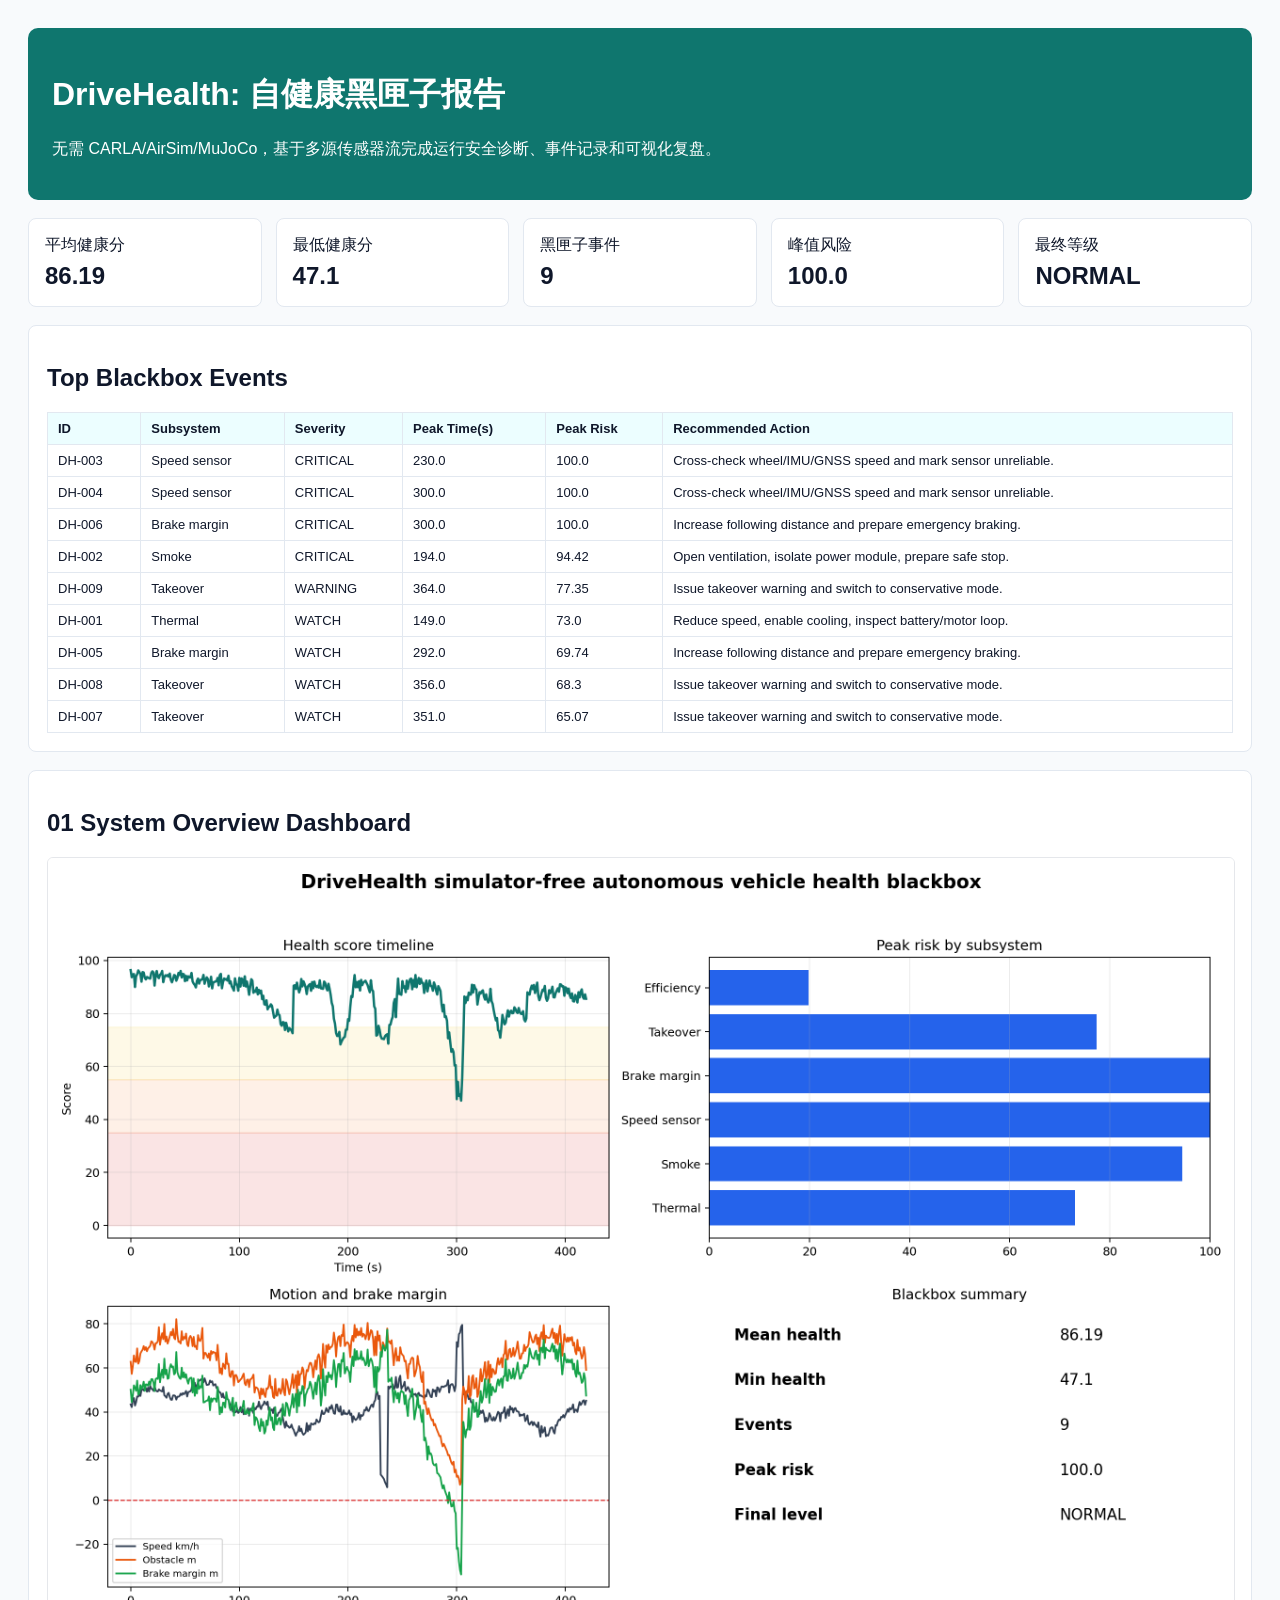
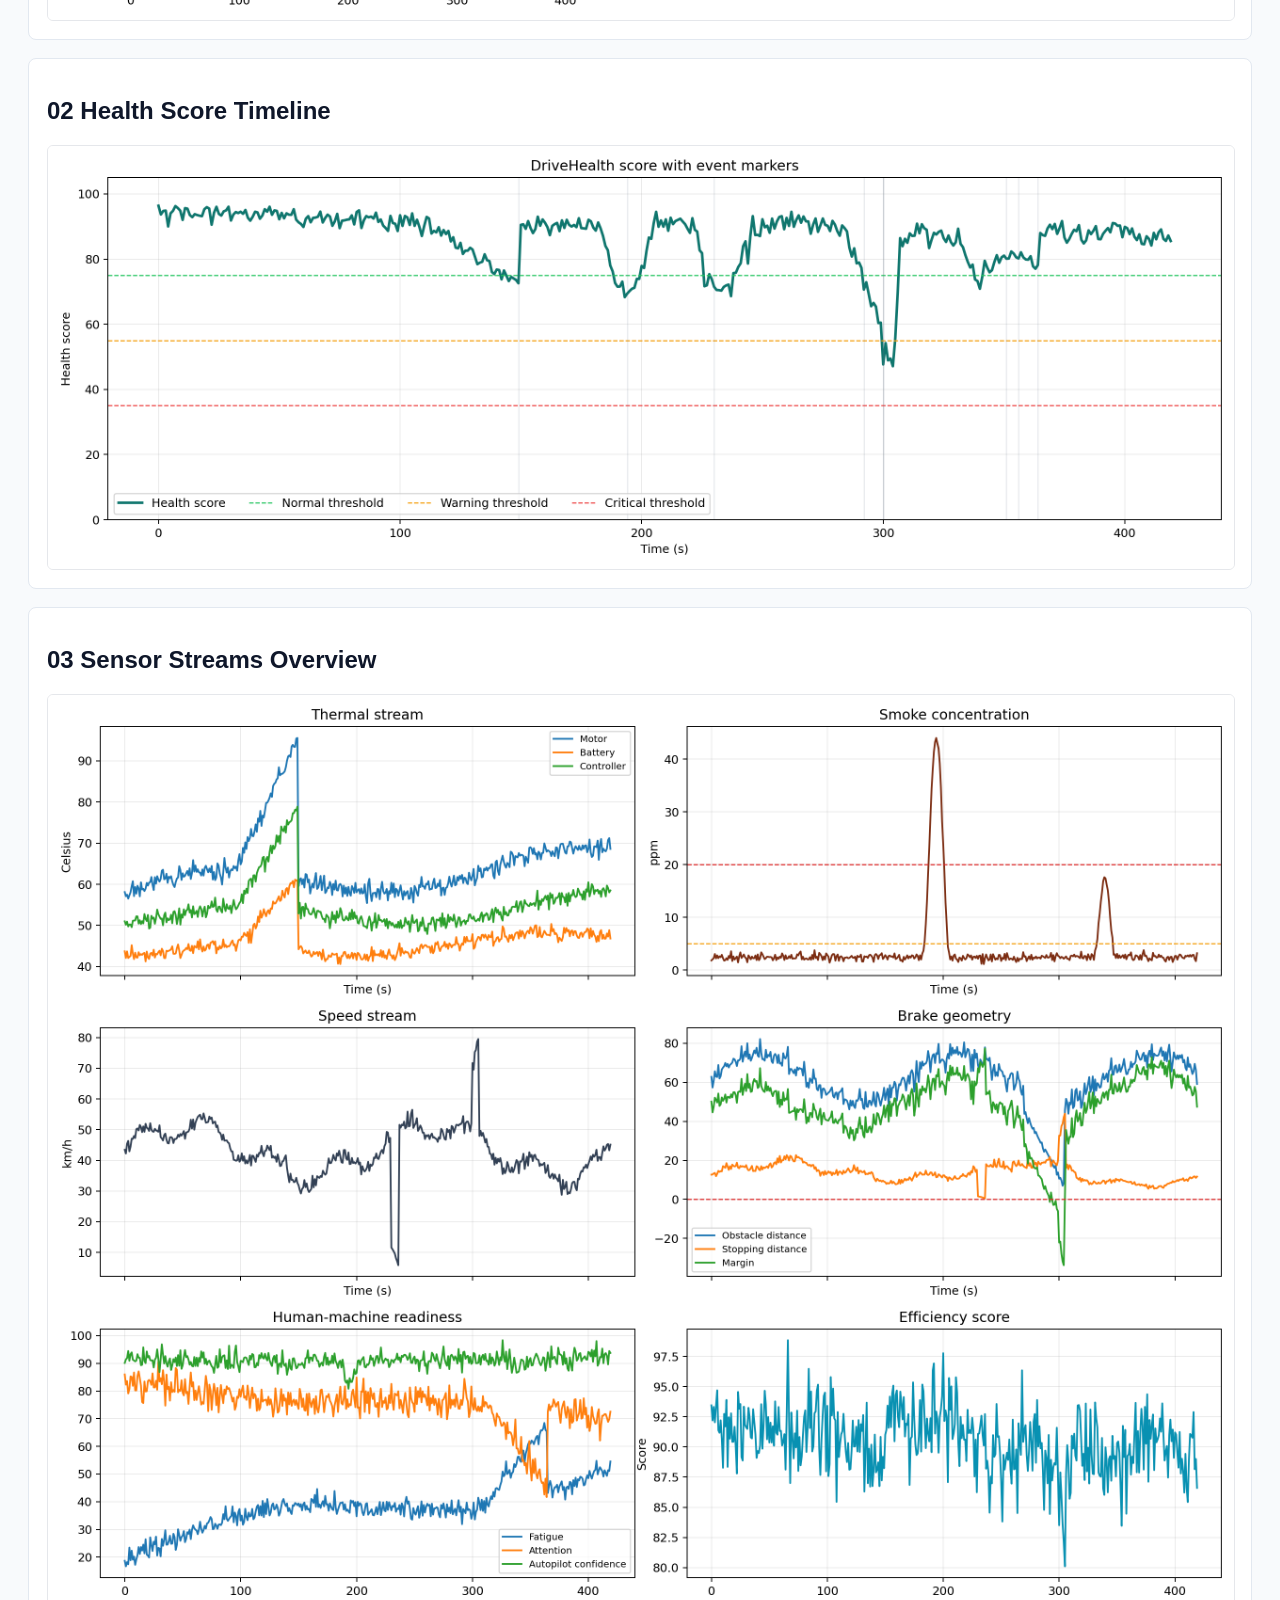
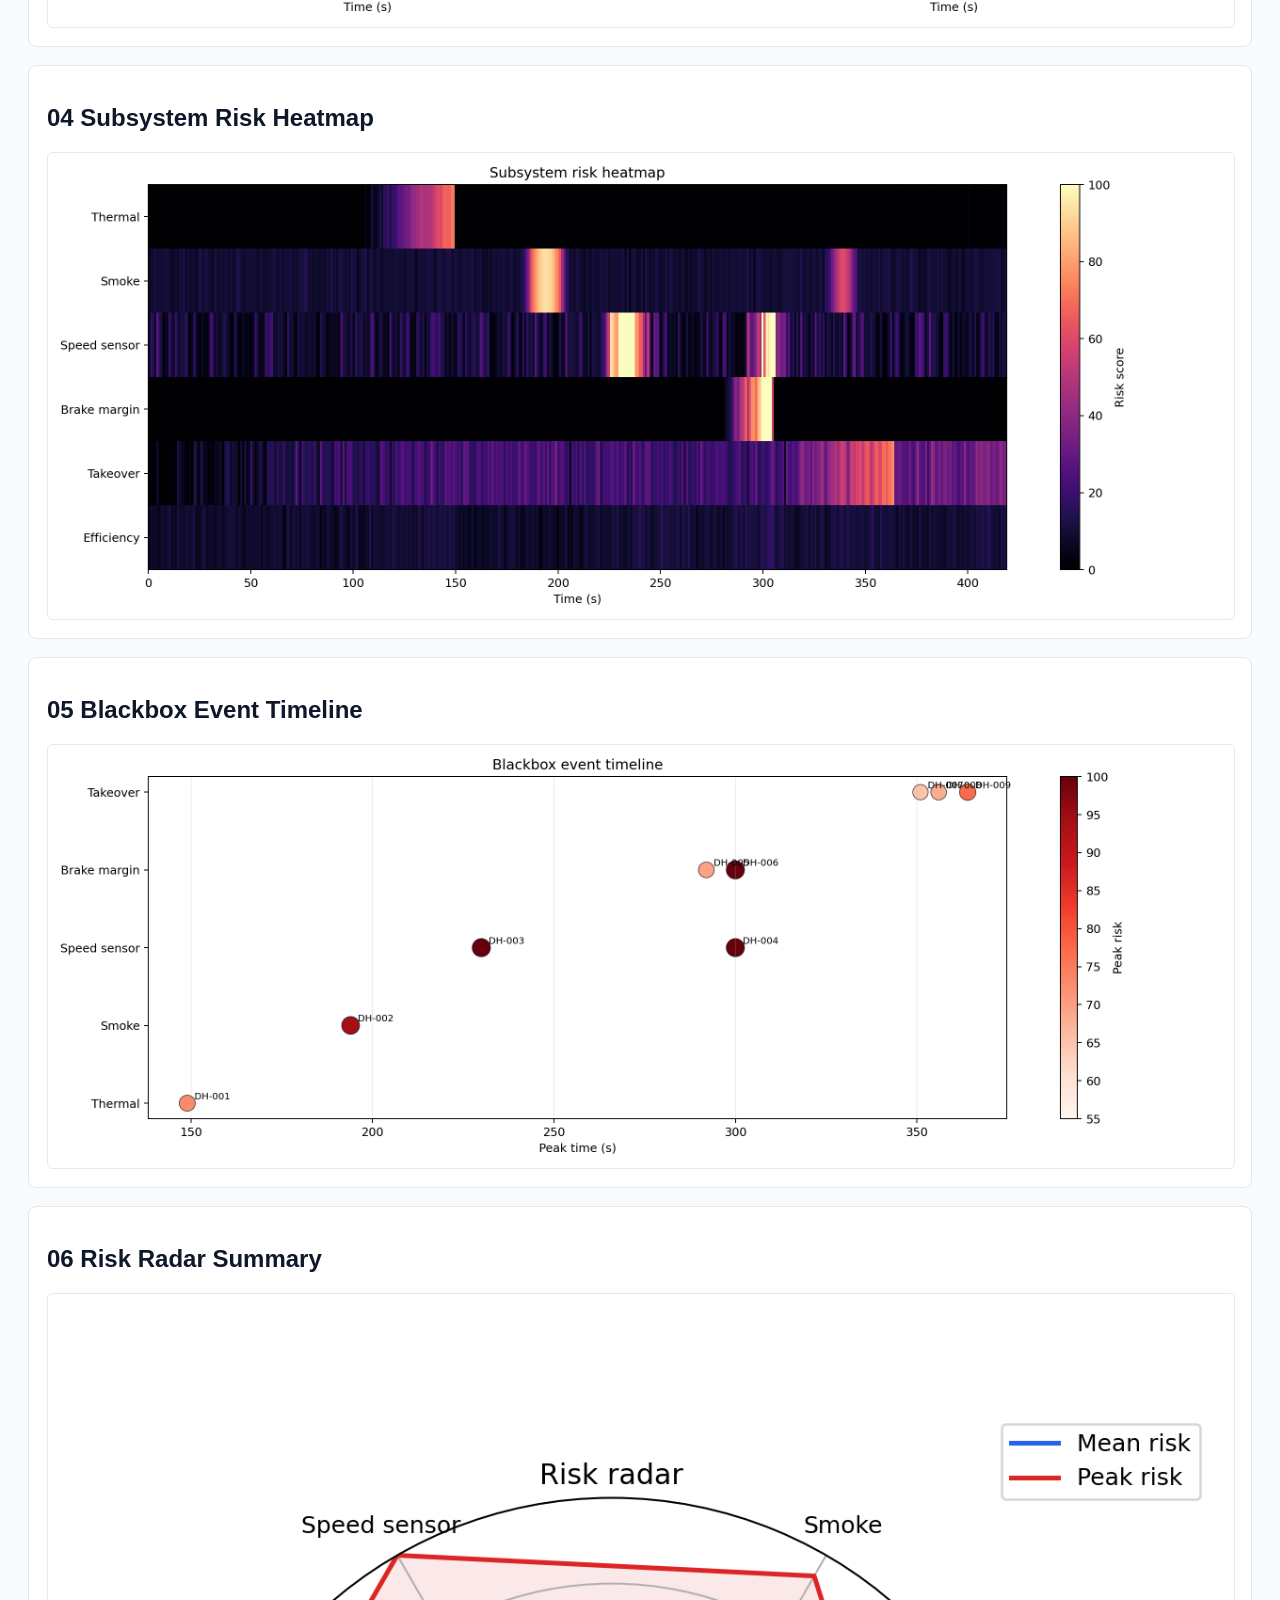
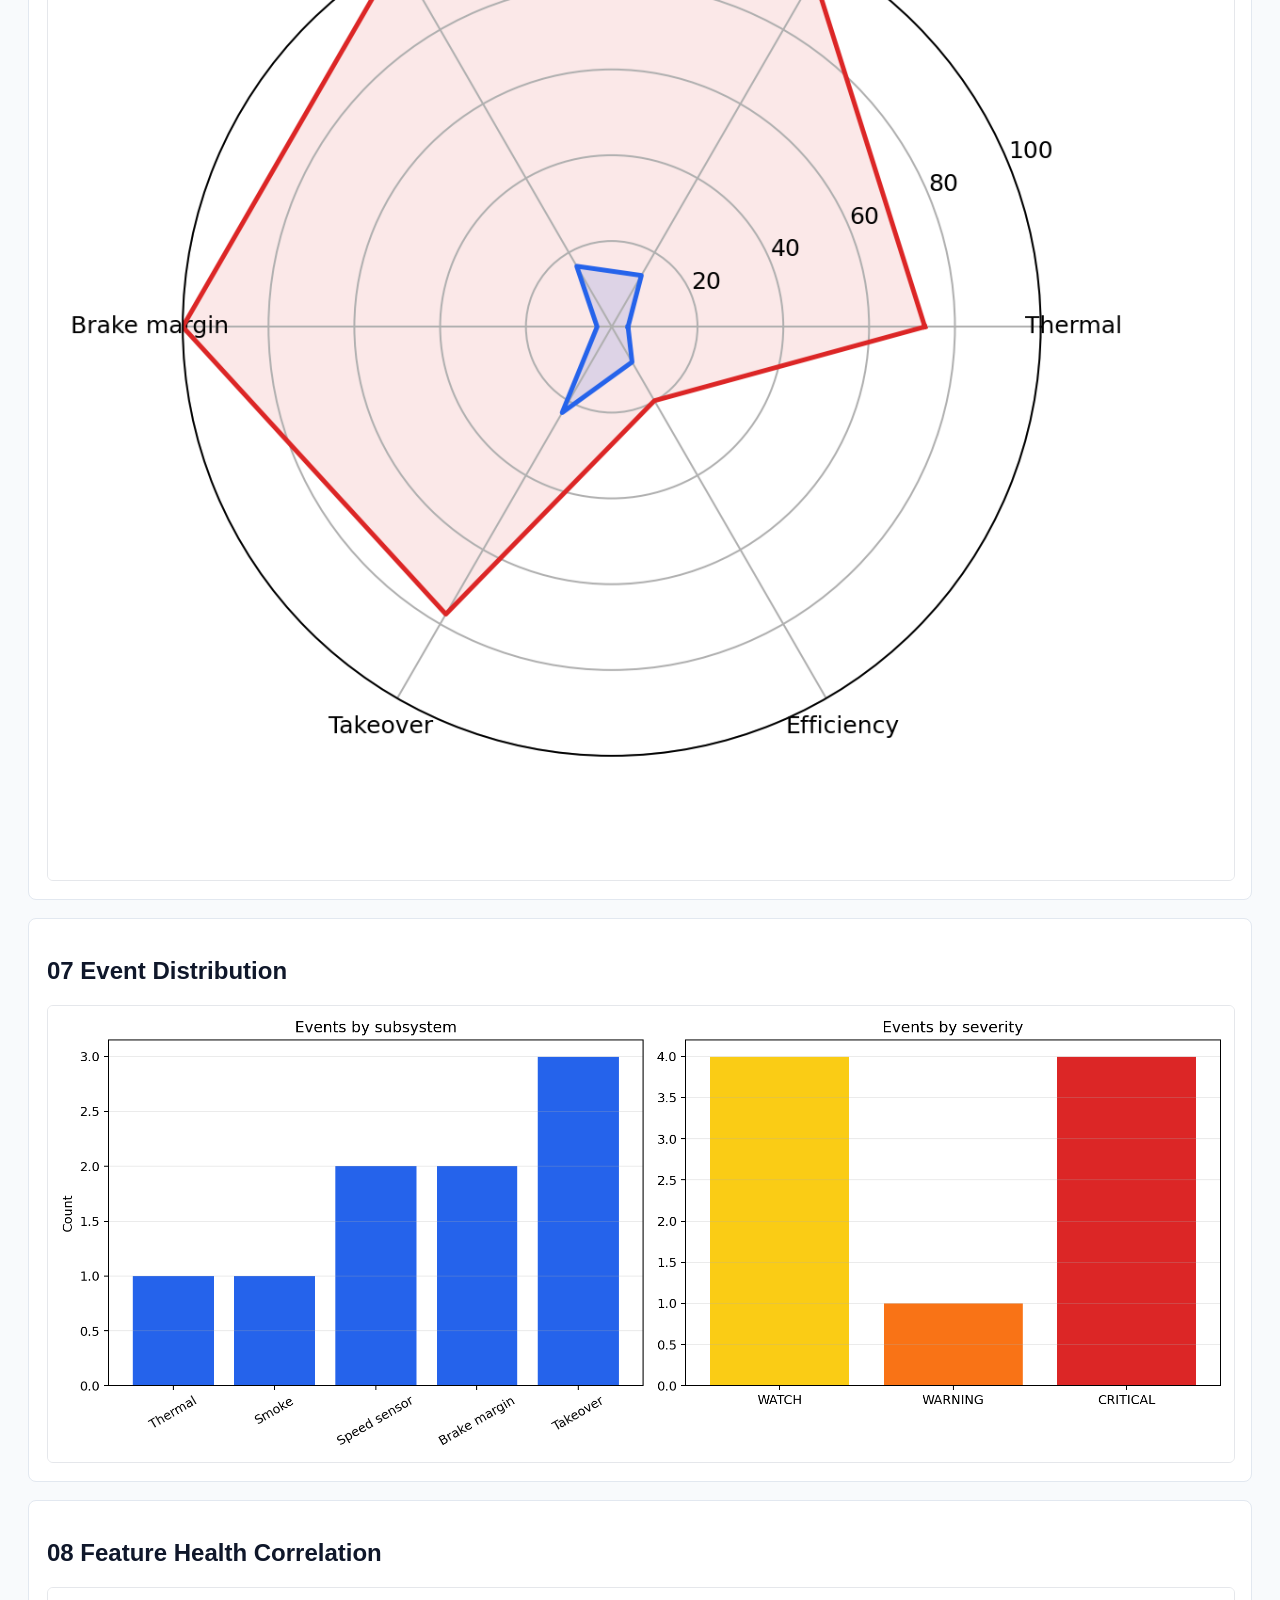
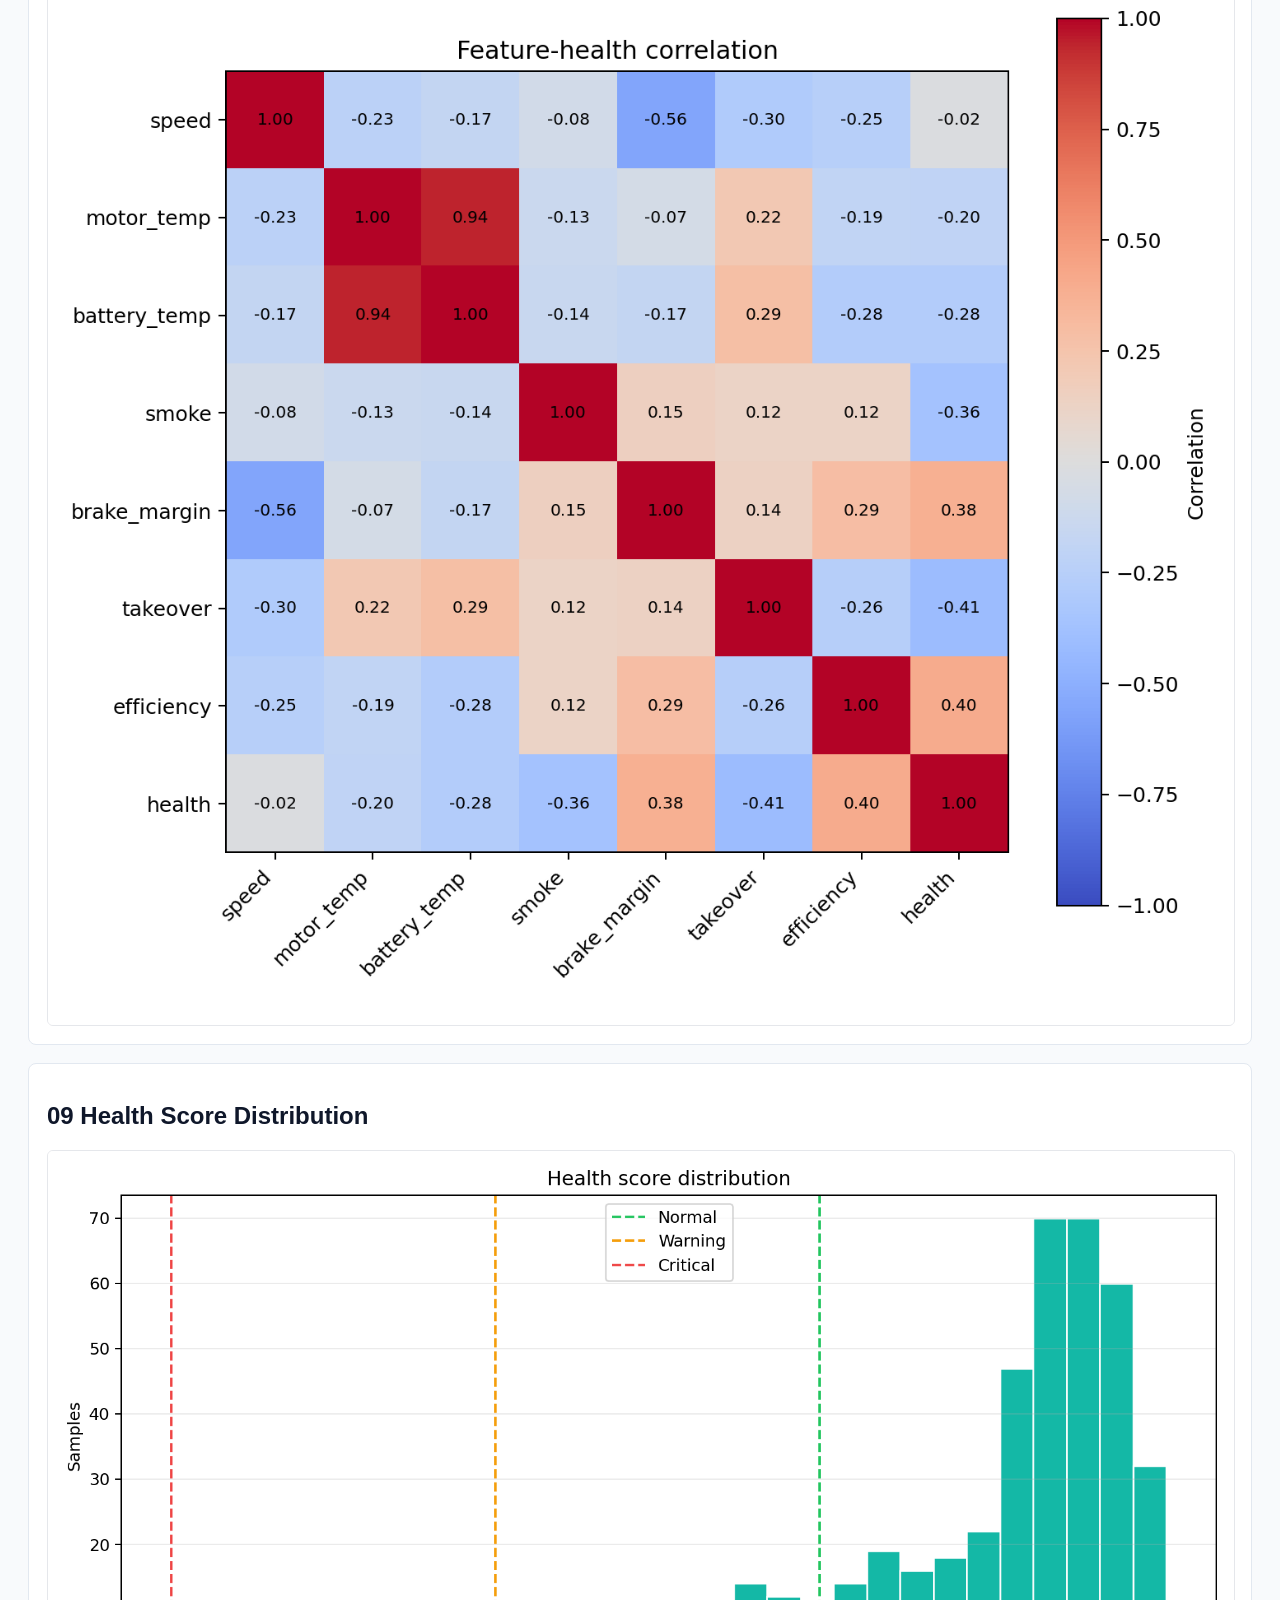
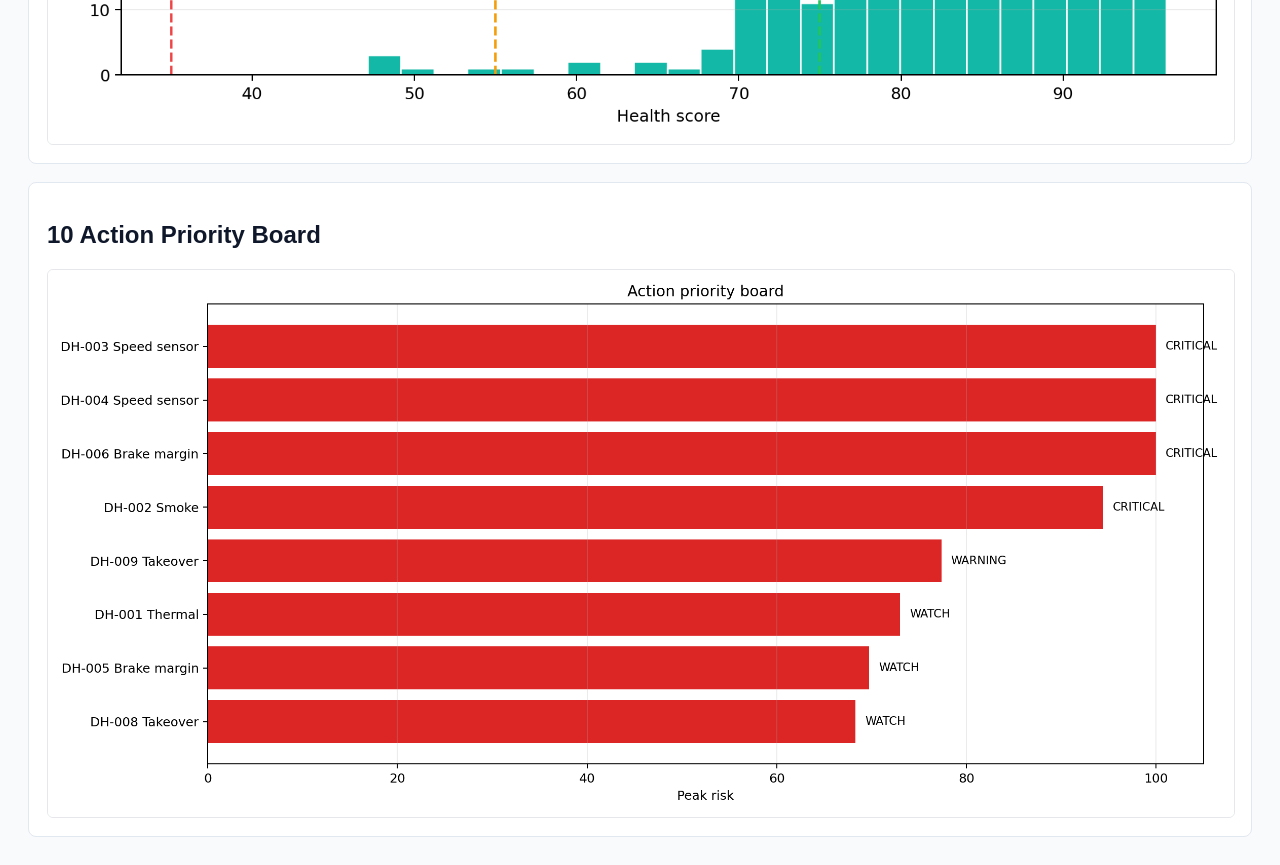
<file: docs/unmanned_vehicle_safety_and_operation/drivehealth_visualizations/drivehealth_report.html>
<!doctype html>
<html lang="zh-CN">
<head>
  <meta charset="utf-8">
  <title>DriveHealth Blackbox Report</title>
  <style>
    body { font-family: Arial, "Microsoft YaHei", sans-serif; margin: 28px; color: #0f172a; background: #f8fafc; }
    header { background: #0f766e; color: white; padding: 24px; border-radius: 10px; }
    .cards { display: grid; grid-template-columns: repeat(auto-fit, minmax(180px, 1fr)); gap: 14px; margin: 18px 0; }
    .card { background: white; border: 1px solid #e2e8f0; border-radius: 8px; padding: 16px; }
    .card strong { display: block; font-size: 24px; margin-top: 6px; }
    section { background: white; border: 1px solid #e2e8f0; border-radius: 8px; margin: 18px 0; padding: 18px; }
    img { width: 100%; max-width: 1200px; display: block; border: 1px solid #e5e7eb; border-radius: 6px; }
    table { border-collapse: collapse; width: 100%; background: white; }
    th, td { border: 1px solid #e2e8f0; padding: 8px 10px; text-align: left; font-size: 13px; }
    th { background: #ecfeff; }
  </style>
</head>
<body>
  <header>
    <h1>DriveHealth: 自健康黑匣子报告</h1>
    <p>无需 CARLA/AirSim/MuJoCo，基于多源传感器流完成运行安全诊断、事件记录和可视化复盘。</p>
  </header>
  <div class="cards">
    <div class="card">平均健康分<strong>86.19</strong></div>
    <div class="card">最低健康分<strong>47.1</strong></div>
    <div class="card">黑匣子事件<strong>9</strong></div>
    <div class="card">峰值风险<strong>100.0</strong></div>
    <div class="card">最终等级<strong>NORMAL</strong></div>
  </div>
  <section>
    <h2>Top Blackbox Events</h2>
    <table>
      <thead><tr><th>ID</th><th>Subsystem</th><th>Severity</th><th>Peak Time(s)</th><th>Peak Risk</th><th>Recommended Action</th></tr></thead>
      <tbody><tr><td>DH-003</td><td>Speed sensor</td><td>CRITICAL</td><td>230.0</td><td>100.0</td><td>Cross-check wheel/IMU/GNSS speed and mark sensor unreliable.</td></tr><tr><td>DH-004</td><td>Speed sensor</td><td>CRITICAL</td><td>300.0</td><td>100.0</td><td>Cross-check wheel/IMU/GNSS speed and mark sensor unreliable.</td></tr><tr><td>DH-006</td><td>Brake margin</td><td>CRITICAL</td><td>300.0</td><td>100.0</td><td>Increase following distance and prepare emergency braking.</td></tr><tr><td>DH-002</td><td>Smoke</td><td>CRITICAL</td><td>194.0</td><td>94.42</td><td>Open ventilation, isolate power module, prepare safe stop.</td></tr><tr><td>DH-009</td><td>Takeover</td><td>WARNING</td><td>364.0</td><td>77.35</td><td>Issue takeover warning and switch to conservative mode.</td></tr><tr><td>DH-001</td><td>Thermal</td><td>WATCH</td><td>149.0</td><td>73.0</td><td>Reduce speed, enable cooling, inspect battery/motor loop.</td></tr><tr><td>DH-005</td><td>Brake margin</td><td>WATCH</td><td>292.0</td><td>69.74</td><td>Increase following distance and prepare emergency braking.</td></tr><tr><td>DH-008</td><td>Takeover</td><td>WATCH</td><td>356.0</td><td>68.3</td><td>Issue takeover warning and switch to conservative mode.</td></tr><tr><td>DH-007</td><td>Takeover</td><td>WATCH</td><td>351.0</td><td>65.07</td><td>Issue takeover warning and switch to conservative mode.</td></tr></tbody>
    </table>
  </section>
  <section><h2>01 System Overview Dashboard</h2><img src='01_system_overview_dashboard.png' alt='01_system_overview_dashboard'></section>
<section><h2>02 Health Score Timeline</h2><img src='02_health_score_timeline.png' alt='02_health_score_timeline'></section>
<section><h2>03 Sensor Streams Overview</h2><img src='03_sensor_streams_overview.png' alt='03_sensor_streams_overview'></section>
<section><h2>04 Subsystem Risk Heatmap</h2><img src='04_subsystem_risk_heatmap.png' alt='04_subsystem_risk_heatmap'></section>
<section><h2>05 Blackbox Event Timeline</h2><img src='05_blackbox_event_timeline.png' alt='05_blackbox_event_timeline'></section>
<section><h2>06 Risk Radar Summary</h2><img src='06_risk_radar_summary.png' alt='06_risk_radar_summary'></section>
<section><h2>07 Event Distribution</h2><img src='07_event_distribution.png' alt='07_event_distribution'></section>
<section><h2>08 Feature Health Correlation</h2><img src='08_feature_health_correlation.png' alt='08_feature_health_correlation'></section>
<section><h2>09 Health Score Distribution</h2><img src='09_health_score_distribution.png' alt='09_health_score_distribution'></section>
<section><h2>10 Action Priority Board</h2><img src='10_action_priority_board.png' alt='10_action_priority_board'></section>
</body>
</html>
</file>
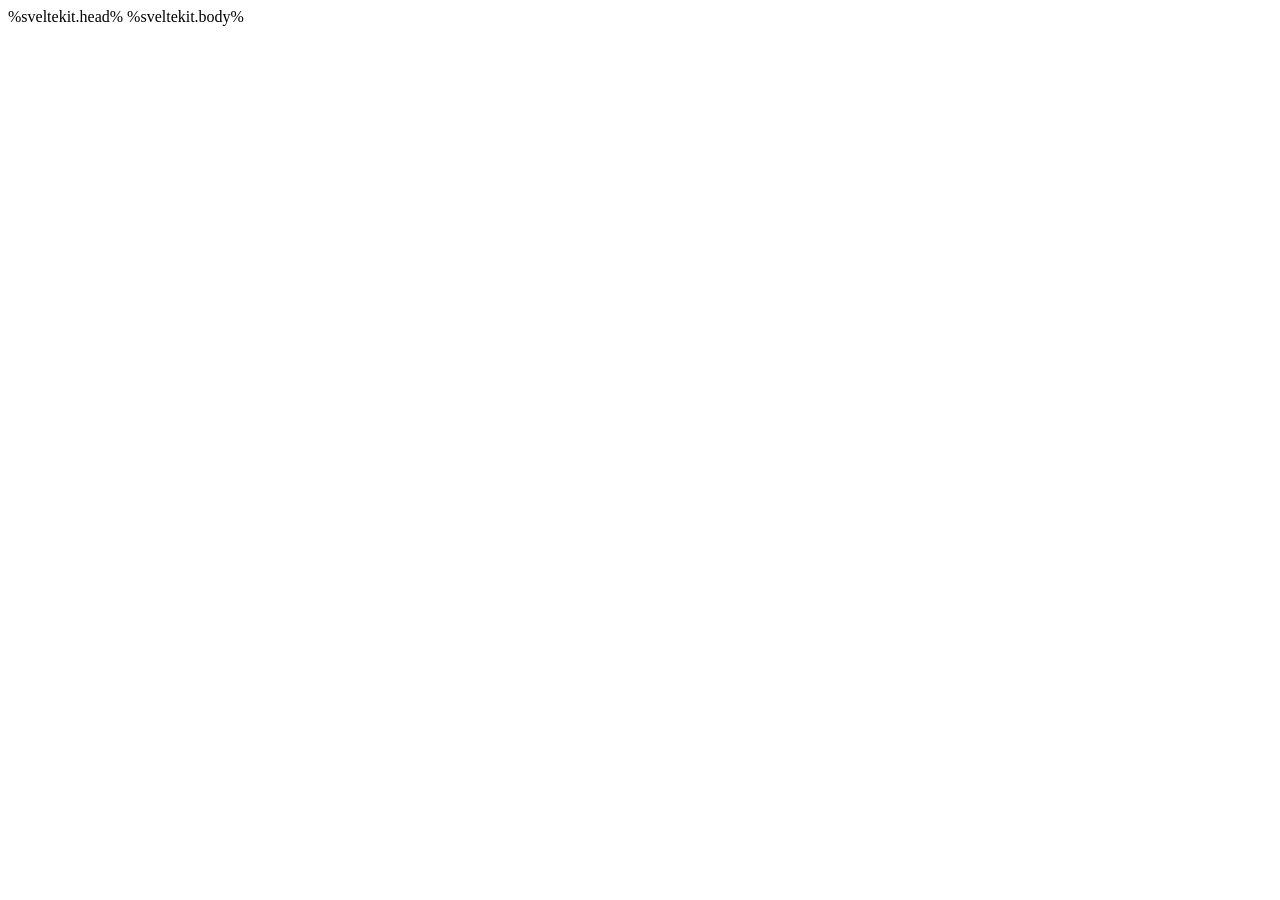
<file: src/rl_workspace/ros/state_controller/ui/src/app.html>
<!DOCTYPE html>
<html lang="en">
  <head>
    <meta charset="utf-8" />
    <link rel="icon" href="%sveltekit.assets%/favicon.png" />
    <meta name="viewport" content="width=device-width, initial-scale=1" />
    %sveltekit.head%
  </head>
  <body data-sveltekit-preload-data="hover">
    <div style="display: contents">%sveltekit.body%</div>
  </body>
</html>
</file>
<file: assets/stylesheets/main.484c7ddc.min.css>
@charset "UTF-8";html{-webkit-text-size-adjust:none;-moz-text-size-adjust:none;text-size-adjust:none;box-sizing:border-box}*,:after,:before{box-sizing:inherit}@media (prefers-reduced-motion){*,:after,:before{transition:none!important}}body{margin:0}a,button,input,label{-webkit-tap-highlight-color:transparent}a{color:inherit;text-decoration:none}hr{border:0;box-sizing:initial;display:block;height:.05rem;overflow:visible;padding:0}small{font-size:80%}sub,sup{line-height:1em}img{border-style:none}table{border-collapse:initial;border-spacing:0}td,th{font-weight:400;vertical-align:top}button{background:#0000;border:0;font-family:inherit;font-size:inherit;margin:0;padding:0}input{border:0;outline:none}:root{--md-primary-fg-color:#4051b5;--md-primary-fg-color--light:#5d6cc0;--md-primary-fg-color--dark:#303fa1;--md-primary-bg-color:#fff;--md-primary-bg-color--light:#ffffffb3;--md-accent-fg-color:#526cfe;--md-accent-fg-color--transparent:#526cfe1a;--md-accent-bg-color:#fff;--md-accent-bg-color--light:#ffffffb3}[data-md-color-scheme=default]{color-scheme:light}[data-md-color-scheme=default] img[src$="#gh-dark-mode-only"],[data-md-color-scheme=default] img[src$="#only-dark"]{display:none}:root,[data-md-color-scheme=default]{--md-hue:225deg;--md-default-fg-color:#000000de;--md-default-fg-color--light:#0000008a;--md-default-fg-color--lighter:#00000052;--md-default-fg-color--lightest:#00000012;--md-default-bg-color:#fff;--md-default-bg-color--light:#ffffffb3;--md-default-bg-color--lighter:#ffffff4d;--md-default-bg-color--lightest:#ffffff1f;--md-code-fg-color:#36464e;--md-code-bg-color:#f5f5f5;--md-code-bg-color--light:#f5f5f5b3;--md-code-bg-color--lighter:#f5f5f54d;--md-code-hl-color:#4287ff;--md-code-hl-color--light:#4287ff1a;--md-code-hl-number-color:#d52a2a;--md-code-hl-special-color:#db1457;--md-code-hl-function-color:#a846b9;--md-code-hl-constant-color:#6e59d9;--md-code-hl-keyword-color:#3f6ec6;--md-code-hl-string-color:#1c7d4d;--md-code-hl-name-color:var(--md-code-fg-color);--md-code-hl-operator-color:var(--md-default-fg-color--light);--md-code-hl-punctuation-color:var(--md-default-fg-color--light);--md-code-hl-comment-color:var(--md-default-fg-color--light);--md-code-hl-generic-color:var(--md-default-fg-color--light);--md-code-hl-variable-color:var(--md-default-fg-color--light);--md-typeset-color:var(--md-default-fg-color);--md-typeset-a-color:var(--md-primary-fg-color);--md-typeset-del-color:#f5503d26;--md-typeset-ins-color:#0bd57026;--md-typeset-kbd-color:#fafafa;--md-typeset-kbd-accent-color:#fff;--md-typeset-kbd-border-color:#b8b8b8;--md-typeset-mark-color:#ffff0080;--md-typeset-table-color:#0000001f;--md-typeset-table-color--light:rgba(0,0,0,.035);--md-admonition-fg-color:var(--md-default-fg-color);--md-admonition-bg-color:var(--md-default-bg-color);--md-warning-fg-color:#000000de;--md-warning-bg-color:#ff9;--md-footer-fg-color:#fff;--md-footer-fg-color--light:#ffffffb3;--md-footer-fg-color--lighter:#ffffff73;--md-footer-bg-color:#000000de;--md-footer-bg-color--dark:#00000052;--md-shadow-z1:0 0.2rem 0.5rem #0000000d,0 0 0.05rem #0000001a;--md-shadow-z2:0 0.2rem 0.5rem #0000001a,0 0 0.05rem #00000040;--md-shadow-z3:0 0.2rem 0.5rem #0003,0 0 0.05rem #00000059}.md-icon svg{fill:currentcolor;display:block;height:1.2rem;width:1.2rem}body{-webkit-font-smoothing:antialiased;-moz-osx-font-smoothing:grayscale;--md-text-font-family:var(--md-text-font,_),-apple-system,BlinkMacSystemFont,Helvetica,Arial,sans-serif;--md-code-font-family:var(--md-code-font,_),SFMono-Regular,Consolas,Menlo,monospace}aside,body,input{font-feature-settings:"kern","liga";color:var(--md-typeset-color);font-family:var(--md-text-font-family)}code,kbd,pre{font-feature-settings:"kern";font-family:var(--md-code-font-family)}:root{--md-typeset-table-sort-icon:url('data:image/svg+xml;charset=utf-8,<svg xmlns="http://www.w3.org/2000/svg" viewBox="0 0 24 24"><path d="m18 21-4-4h3V7h-3l4-4 4 4h-3v10h3M2 19v-2h10v2M2 13v-2h7v2M2 7V5h4v2z"/></svg>');--md-typeset-table-sort-icon--asc:url('data:image/svg+xml;charset=utf-8,<svg xmlns="http://www.w3.org/2000/svg" viewBox="0 0 24 24"><path d="M19 17h3l-4 4-4-4h3V3h2M2 17h10v2H2M6 5v2H2V5m0 6h7v2H2z"/></svg>');--md-typeset-table-sort-icon--desc:url('data:image/svg+xml;charset=utf-8,<svg xmlns="http://www.w3.org/2000/svg" viewBox="0 0 24 24"><path d="M19 7h3l-4-4-4 4h3v14h2M2 17h10v2H2M6 5v2H2V5m0 6h7v2H2z"/></svg>')}.md-typeset{-webkit-print-color-adjust:exact;color-adjust:exact;font-size:.8rem;line-height:1.6;overflow-wrap:break-word}@media print{.md-typeset{font-size:.68rem}}.md-typeset blockquote,.md-typeset dl,.md-typeset figure,.md-typeset ol,.md-typeset pre,.md-typeset ul{margin-bottom:1em;margin-top:1em}.md-typeset h1{color:var(--md-default-fg-color--light);font-size:2em;line-height:1.3;margin:0 0 1.25em}.md-typeset h1,.md-typeset h2{font-weight:300;letter-spacing:-.01em}.md-typeset h2{font-size:1.5625em;line-height:1.4;margin:1.6em 0 .64em}.md-typeset h3{font-size:1.25em;font-weight:400;letter-spacing:-.01em;line-height:1.5;margin:1.6em 0 .8em}.md-typeset h2+h3{margin-top:.8em}.md-typeset h4{font-weight:700;letter-spacing:-.01em;margin:1em 0}.md-typeset h5,.md-typeset h6{color:var(--md-default-fg-color--light);font-size:.8em;font-weight:700;letter-spacing:-.01em;margin:1.25em 0}.md-typeset h5{text-transform:uppercase}.md-typeset h5 code{text-transform:none}.md-typeset hr{border-bottom:.05rem solid var(--md-default-fg-color--lightest);display:flow-root;margin:1.5em 0}.md-typeset a{color:var(--md-typeset-a-color);word-break:break-word}.md-typeset a,.md-typeset a:before{transition:color 125ms}.md-typeset a:focus,.md-typeset a:hover{color:var(--md-accent-fg-color)}.md-typeset a:focus code,.md-typeset a:hover code{background-color:var(--md-accent-fg-color--transparent);color:var(--md-accent-fg-color)}.md-typeset a code{color:var(--md-typeset-a-color)}.md-typeset a.focus-visible{outline-color:var(--md-accent-fg-color);outline-offset:.2rem}.md-typeset code,.md-typeset kbd,.md-typeset pre{color:var(--md-code-fg-color);direction:ltr;font-variant-ligatures:none;transition:background-color 125ms}@media print{.md-typeset code,.md-typeset kbd,.md-typeset pre{white-space:pre-wrap}}.md-typeset code{background-color:var(--md-code-bg-color);border-radius:.1rem;-webkit-box-decoration-break:clone;box-decoration-break:clone;font-size:.85em;padding:0 .2941176471em;transition:color 125ms,background-color 125ms;word-break:break-word}.md-typeset code:not(.focus-visible){-webkit-tap-highlight-color:transparent;outline:none}.md-typeset pre{display:flow-root;line-height:1.4;position:relative}.md-typeset pre>code{-webkit-box-decoration-break:slice;box-decoration-break:slice;box-shadow:none;display:block;margin:0;outline-color:var(--md-accent-fg-color);overflow:auto;padding:.7720588235em 1.1764705882em;scrollbar-color:var(--md-default-fg-color--lighter) #0000;scrollbar-width:thin;touch-action:auto;word-break:normal}.md-typeset pre>code:hover{scrollbar-color:var(--md-accent-fg-color) #0000}.md-typeset pre>code::-webkit-scrollbar{height:.2rem;width:.2rem}.md-typeset pre>code::-webkit-scrollbar-thumb{background-color:var(--md-default-fg-color--lighter)}.md-typeset pre>code::-webkit-scrollbar-thumb:hover{background-color:var(--md-accent-fg-color)}.md-typeset kbd{background-color:var(--md-typeset-kbd-color);border-radius:.1rem;box-shadow:0 .1rem 0 .05rem var(--md-typeset-kbd-border-color),0 .1rem 0 var(--md-typeset-kbd-border-color),0 -.1rem .2rem var(--md-typeset-kbd-accent-color) inset;color:var(--md-default-fg-color);display:inline-block;font-size:.75em;padding:0 .6666666667em;vertical-align:text-top;word-break:break-word}.md-typeset mark{background-color:var(--md-typeset-mark-color);-webkit-box-decoration-break:clone;box-decoration-break:clone;color:inherit;word-break:break-word}.md-typeset abbr{cursor:help;text-decoration:none}.md-typeset [data-preview],.md-typeset abbr{border-bottom:.05rem dotted var(--md-default-fg-color--light)}.md-typeset small{opacity:.75}[dir=ltr] .md-typeset sub,[dir=ltr] .md-typeset sup{margin-left:.078125em}[dir=rtl] .md-typeset sub,[dir=rtl] .md-typeset sup{margin-right:.078125em}[dir=ltr] .md-typeset blockquote{padding-left:.6rem}[dir=rtl] .md-typeset blockquote{padding-right:.6rem}[dir=ltr] .md-typeset blockquote{border-left:.2rem solid var(--md-default-fg-color--lighter)}[dir=rtl] .md-typeset blockquote{border-right:.2rem solid var(--md-default-fg-color--lighter)}.md-typeset blockquote{color:var(--md-default-fg-color--light);margin-left:0;margin-right:0}.md-typeset ul{list-style-type:disc}.md-typeset ul[type]{list-style-type:revert-layer}[dir=ltr] .md-typeset ol,[dir=ltr] .md-typeset ul{margin-left:.625em}[dir=rtl] .md-typeset ol,[dir=rtl] .md-typeset ul{margin-right:.625em}.md-typeset ol,.md-typeset ul{padding:0}.md-typeset ol:not([hidden]),.md-typeset ul:not([hidden]){display:flow-root}.md-typeset ol ol,.md-typeset ul ol{list-style-type:lower-alpha}.md-typeset ol ol ol,.md-typeset ul ol ol{list-style-type:lower-roman}.md-typeset ol ol ol ol,.md-typeset ul ol ol ol{list-style-type:upper-alpha}.md-typeset ol ol ol ol ol,.md-typeset ul ol ol ol ol{list-style-type:upper-roman}.md-typeset ol[type],.md-typeset ul[type]{list-style-type:revert-layer}[dir=ltr] .md-typeset ol li,[dir=ltr] .md-typeset ul li{margin-left:1.25em}[dir=rtl] .md-typeset ol li,[dir=rtl] .md-typeset ul li{margin-right:1.25em}.md-typeset ol li,.md-typeset ul li{margin-bottom:.5em}.md-typeset ol li blockquote,.md-typeset ol li p,.md-typeset ul li blockquote,.md-typeset ul li p{margin:.5em 0}.md-typeset ol li:last-child,.md-typeset ul li:last-child{margin-bottom:0}[dir=ltr] .md-typeset ol li ol,[dir=ltr] .md-typeset ol li ul,[dir=ltr] .md-typeset ul li ol,[dir=ltr] .md-typeset ul li ul{margin-left:.625em}[dir=rtl] .md-typeset ol li ol,[dir=rtl] .md-typeset ol li ul,[dir=rtl] .md-typeset ul li ol,[dir=rtl] .md-typeset ul li ul{margin-right:.625em}.md-typeset ol li ol,.md-typeset ol li ul,.md-typeset ul li ol,.md-typeset ul li ul{margin-bottom:.5em;margin-top:.5em}[dir=ltr] .md-typeset dd{margin-left:1.875em}[dir=rtl] .md-typeset dd{margin-right:1.875em}.md-typeset dd{margin-bottom:1.5em;margin-top:1em}.md-typeset img,.md-typeset svg,.md-typeset video{height:auto;max-width:100%}.md-typeset img[align=left]{margin:1em 1em 1em 0}.md-typeset img[align=right]{margin:1em 0 1em 1em}.md-typeset img[align]:only-child{margin-top:0}.md-typeset figure{display:flow-root;margin:1em auto;max-width:100%;text-align:center;width:fit-content}.md-typeset figure img{display:block;margin:0 auto}.md-typeset figcaption{font-style:italic;margin:1em auto;max-width:24rem}.md-typeset iframe{max-width:100%}.md-typeset table:not([class]){background-color:var(--md-default-bg-color);border:.05rem solid var(--md-typeset-table-color);border-radius:.1rem;display:inline-block;font-size:.64rem;max-width:100%;overflow:auto;touch-action:auto}@media print{.md-typeset table:not([class]){display:table}}.md-typeset table:not([class])+*{margin-top:1.5em}.md-typeset table:not([class]) td>:first-child,.md-typeset table:not([class]) th>:first-child{margin-top:0}.md-typeset table:not([class]) td>:last-child,.md-typeset table:not([class]) th>:last-child{margin-bottom:0}.md-typeset table:not([class]) td:not([align]),.md-typeset table:not([class]) th:not([align]){text-align:left}[dir=rtl] .md-typeset table:not([class]) td:not([align]),[dir=rtl] .md-typeset table:not([class]) th:not([align]){text-align:right}.md-typeset table:not([class]) th{font-weight:700;min-width:5rem;padding:.9375em 1.25em;vertical-align:top}.md-typeset table:not([class]) td{border-top:.05rem solid var(--md-typeset-table-color);padding:.9375em 1.25em;vertical-align:top}.md-typeset table:not([class]) tbody tr{transition:background-color 125ms}.md-typeset table:not([class]) tbody tr:hover{background-color:var(--md-typeset-table-color--light);box-shadow:0 .05rem 0 var(--md-default-bg-color) inset}.md-typeset table:not([class]) a{word-break:normal}.md-typeset table th[role=columnheader]{cursor:pointer}[dir=ltr] .md-typeset table th[role=columnheader]:after{margin-left:.5em}[dir=rtl] .md-typeset table th[role=columnheader]:after{margin-right:.5em}.md-typeset table th[role=columnheader]:after{content:"";display:inline-block;height:1.2em;-webkit-mask-image:var(--md-typeset-table-sort-icon);mask-image:var(--md-typeset-table-sort-icon);-webkit-mask-repeat:no-repeat;mask-repeat:no-repeat;-webkit-mask-size:contain;mask-size:contain;transition:background-color 125ms;vertical-align:text-bottom;width:1.2em}.md-typeset table th[role=columnheader]:hover:after{background-color:var(--md-default-fg-color--lighter)}.md-typeset table th[role=columnheader][aria-sort=ascending]:after{background-color:var(--md-default-fg-color--light);-webkit-mask-image:var(--md-typeset-table-sort-icon--asc);mask-image:var(--md-typeset-table-sort-icon--asc)}.md-typeset table th[role=columnheader][aria-sort=descending]:after{background-color:var(--md-default-fg-color--light);-webkit-mask-image:var(--md-typeset-table-sort-icon--desc);mask-image:var(--md-typeset-table-sort-icon--desc)}.md-typeset__scrollwrap{margin:1em -.8rem;overflow-x:auto;touch-action:auto}.md-typeset__table{display:inline-block;margin-bottom:.5em;padding:0 .8rem}@media print{.md-typeset__table{display:block}}html .md-typeset__table table{display:table;margin:0;overflow:hidden;width:100%}@media screen and (max-width:44.984375em){.md-content__inner>pre{margin:1em -.8rem}.md-content__inner>pre code{border-radius:0}}.md-typeset .md-author{border-radius:100%;display:block;flex-shrink:0;height:1.6rem;overflow:hidden;position:relative;transition:color 125ms,transform 125ms;width:1.6rem}.md-typeset .md-author img{display:block}.md-typeset .md-author--more{background:var(--md-default-fg-color--lightest);color:var(--md-default-fg-color--lighter);font-size:.6rem;font-weight:700;line-height:1.6rem;text-align:center}.md-typeset .md-author--long{height:2.4rem;width:2.4rem}.md-typeset a.md-author{transform:scale(1)}.md-typeset a.md-author img{border-radius:100%;filter:grayscale(100%) opacity(75%);transition:filter 125ms}.md-typeset a.md-author:focus,.md-typeset a.md-author:hover{transform:scale(1.1);z-index:1}.md-typeset a.md-author:focus img,.md-typeset a.md-author:hover img{filter:grayscale(0)}.md-banner{background-color:var(--md-footer-bg-color);color:var(--md-footer-fg-color);overflow:auto}@media print{.md-banner{display:none}}.md-banner--warning{background-color:var(--md-warning-bg-color);color:var(--md-warning-fg-color)}.md-banner__inner{font-size:.7rem;margin:.6rem auto;padding:0 .8rem}[dir=ltr] .md-banner__button{float:right}[dir=rtl] .md-banner__button{float:left}.md-banner__button{color:inherit;cursor:pointer;transition:opacity .25s}.no-js .md-banner__button{display:none}.md-banner__button:hover{opacity:.7}html{font-size:125%;height:100%;overflow-x:hidden}@media screen and (min-width:100em){html{font-size:137.5%}}@media screen and (min-width:125em){html{font-size:150%}}body{background-color:var(--md-default-bg-color);display:flex;flex-direction:column;font-size:.5rem;min-height:100%;position:relative;width:100%}@media print{body{display:block}}@media screen and (max-width:59.984375em){body[data-md-scrolllock]{position:fixed}}.md-grid{margin-left:auto;margin-right:auto;max-width:61rem}.md-container{display:flex;flex-direction:column;flex-grow:1}@media print{.md-container{display:block}}.md-main{flex-grow:1}.md-main__inner{display:flex;height:100%;margin-top:1.5rem}.md-ellipsis{overflow:hidden;text-overflow:ellipsis}.md-toggle{display:none}.md-option{height:0;opacity:0;position:absolute;width:0}.md-option:checked+label:not([hidden]){display:block}.md-option.focus-visible+label{outline-color:var(--md-accent-fg-color);outline-style:auto}.md-skip{background-color:var(--md-default-fg-color);border-radius:.1rem;color:var(--md-default-bg-color);font-size:.64rem;margin:.5rem;opacity:0;outline-color:var(--md-accent-fg-color);padding:.3rem .5rem;position:fixed;transform:translateY(.4rem);z-index:-1}.md-skip:focus{opacity:1;transform:translateY(0);transition:transform .25s cubic-bezier(.4,0,.2,1),opacity 175ms 75ms;z-index:10}@page{margin:25mm}:root{--md-clipboard-icon:url('data:image/svg+xml;charset=utf-8,<svg xmlns="http://www.w3.org/2000/svg" viewBox="0 0 24 24"><path d="M19 21H8V7h11m0-2H8a2 2 0 0 0-2 2v14a2 2 0 0 0 2 2h11a2 2 0 0 0 2-2V7a2 2 0 0 0-2-2m-3-4H4a2 2 0 0 0-2 2v14h2V3h12z"/></svg>')}.md-clipboard{border-radius:.1rem;color:var(--md-default-fg-color--lightest);cursor:pointer;height:1.5em;outline-color:var(--md-accent-fg-color);outline-offset:.1rem;transition:color .25s;width:1.5em;z-index:1}@media print{.md-clipboard{display:none}}.md-clipboard:not(.focus-visible){-webkit-tap-highlight-color:transparent;outline:none}:hover>.md-clipboard{color:var(--md-default-fg-color--light)}.md-clipboard:focus,.md-clipboard:hover{color:var(--md-accent-fg-color)}.md-clipboard:after{background-color:currentcolor;content:"";display:block;height:1.125em;margin:0 auto;-webkit-mask-image:var(--md-clipboard-icon);mask-image:var(--md-clipboard-icon);-webkit-mask-position:center;mask-position:center;-webkit-mask-repeat:no-repeat;mask-repeat:no-repeat;-webkit-mask-size:contain;mask-size:contain;width:1.125em}.md-clipboard--inline{cursor:pointer}.md-clipboard--inline code{transition:color .25s,background-color .25s}.md-clipboard--inline:focus code,.md-clipboard--inline:hover code{background-color:var(--md-accent-fg-color--transparent);color:var(--md-accent-fg-color)}:root{--md-code-select-icon:url('data:image/svg+xml;charset=utf-8,<svg xmlns="http://www.w3.org/2000/svg" viewBox="0 0 24 24"><path d="M19 19h-4v2h4c1.1 0 2-.9 2-2v-4h-2m0-12h-4v2h4v4h2V5c0-1.1-.9-2-2-2M5 5h4V3H5c-1.1 0-2 .9-2 2v4h2m0 6H3v4c0 1.1.9 2 2 2h4v-2H5zm2-4h2v2H7zm4 0h2v2h-2zm4 0h2v2h-2zM7 7h2v2H7zm4 0h2v2h-2zm4 0h2v2h-2zm-8 8h2v2H7zm4 0h2v2h-2zm4 0h2v2h-2z"/></svg>');--md-code-copy-icon:url('data:image/svg+xml;charset=utf-8,<svg xmlns="http://www.w3.org/2000/svg" viewBox="0 0 24 24"><path d="M19 21H8V7h11m0-2H8a2 2 0 0 0-2 2v14a2 2 0 0 0 2 2h11a2 2 0 0 0 2-2V7a2 2 0 0 0-2-2m-3-4H4a2 2 0 0 0-2 2v14h2V3h12z"/></svg>')}.md-typeset .md-code__content{display:grid}.md-code__nav{background-color:var(--md-code-bg-color--lighter);border-radius:.1rem;display:flex;gap:.2rem;padding:.2rem;position:absolute;right:.25em;top:.25em;transition:background-color .25s;z-index:1}:hover>.md-code__nav{background-color:var(--md-code-bg-color--light)}.md-code__button{color:var(--md-default-fg-color--lightest);cursor:pointer;display:block;height:1.5em;outline-color:var(--md-accent-fg-color);outline-offset:.1rem;transition:color .25s;width:1.5em}:hover>*>.md-code__button{color:var(--md-default-fg-color--light)}.md-code__button.focus-visible,.md-code__button:hover{color:var(--md-accent-fg-color)}.md-code__button--active{color:var(--md-default-fg-color)!important}.md-code__button:after{background-color:currentcolor;content:"";display:block;height:1.125em;margin:0 auto;-webkit-mask-position:center;mask-position:center;-webkit-mask-repeat:no-repeat;mask-repeat:no-repeat;-webkit-mask-size:contain;mask-size:contain;width:1.125em}.md-code__button[data-md-type=select]:after{-webkit-mask-image:var(--md-code-select-icon);mask-image:var(--md-code-select-icon)}.md-code__button[data-md-type=copy]:after{-webkit-mask-image:var(--md-code-copy-icon);mask-image:var(--md-code-copy-icon)}@keyframes consent{0%{opacity:0;transform:translateY(100%)}to{opacity:1;transform:translateY(0)}}@keyframes overlay{0%{opacity:0}to{opacity:1}}.md-consent__overlay{animation:overlay .25s both;-webkit-backdrop-filter:blur(.1rem);backdrop-filter:blur(.1rem);background-color:#0000008a;height:100%;opacity:1;position:fixed;top:0;width:100%;z-index:5}.md-consent__inner{animation:consent .5s cubic-bezier(.1,.7,.1,1) both;background-color:var(--md-default-bg-color);border:0;border-radius:.1rem;bottom:0;box-shadow:0 0 .2rem #0000001a,0 .2rem .4rem #0003;max-height:100%;overflow:auto;padding:0;position:fixed;width:100%;z-index:5}.md-consent__form{padding:.8rem}.md-consent__settings{display:none;margin:1em 0}input:checked+.md-consent__settings{display:block}.md-consent__controls{margin-bottom:.8rem}.md-typeset .md-consent__controls .md-button{display:inline}@media screen and (max-width:44.984375em){.md-typeset .md-consent__controls .md-button{display:block;margin-top:.4rem;text-align:center;width:100%}}.md-consent label{cursor:pointer}.md-content{flex-grow:1;min-width:0}.md-content__inner{margin:0 .8rem 1.2rem;padding-top:.6rem}@media screen and (min-width:76.25em){[dir=ltr] .md-sidebar--primary:not([hidden])~.md-content>.md-content__inner{margin-left:1.2rem}[dir=ltr] .md-sidebar--secondary:not([hidden])~.md-content>.md-content__inner,[dir=rtl] .md-sidebar--primary:not([hidden])~.md-content>.md-content__inner{margin-right:1.2rem}[dir=rtl] .md-sidebar--secondary:not([hidden])~.md-content>.md-content__inner{margin-left:1.2rem}}.md-content__inner:before{content:"";display:block;height:.4rem}.md-content__inner>:last-child{margin-bottom:0}[dir=ltr] .md-content__button{float:right}[dir=rtl] .md-content__button{float:left}[dir=ltr] .md-content__button{margin-left:.4rem}[dir=rtl] .md-content__button{margin-right:.4rem}.md-content__button{margin:.4rem 0;padding:0}@media print{.md-content__button{display:none}}.md-typeset .md-content__button{color:var(--md-default-fg-color--lighter)}.md-content__button svg{display:inline;vertical-align:top}[dir=rtl] .md-content__button svg{transform:scaleX(-1)}[dir=ltr] .md-dialog{right:.8rem}[dir=rtl] .md-dialog{left:.8rem}.md-dialog{background-color:var(--md-default-fg-color);border-radius:.1rem;bottom:.8rem;box-shadow:var(--md-shadow-z3);min-width:11.1rem;opacity:0;padding:.4rem .6rem;pointer-events:none;position:fixed;transform:translateY(100%);transition:transform 0ms .4s,opacity .4s;z-index:4}@media print{.md-dialog{display:none}}.md-dialog--active{opacity:1;pointer-events:auto;transform:translateY(0);transition:transform .4s cubic-bezier(.075,.85,.175,1),opacity .4s}.md-dialog__inner{color:var(--md-default-bg-color);font-size:.7rem}.md-feedback{margin:2em 0 1em;text-align:center}.md-feedback fieldset{border:none;margin:0;padding:0}.md-feedback__title{font-weight:700;margin:1em auto}.md-feedback__inner{position:relative}.md-feedback__list{display:flex;flex-wrap:wrap;place-content:baseline center;position:relative}.md-feedback__list:hover .md-icon:not(:disabled){color:var(--md-default-fg-color--lighter)}:disabled .md-feedback__list{min-height:1.8rem}.md-feedback__icon{color:var(--md-default-fg-color--light);cursor:pointer;flex-shrink:0;margin:0 .1rem;transition:color 125ms}.md-feedback__icon:not(:disabled).md-icon:hover{color:var(--md-accent-fg-color)}.md-feedback__icon:disabled{color:var(--md-default-fg-color--lightest);pointer-events:none}.md-feedback__note{opacity:0;position:relative;transform:translateY(.4rem);transition:transform .4s cubic-bezier(.1,.7,.1,1),opacity .15s}.md-feedback__note>*{margin:0 auto;max-width:16rem}:disabled .md-feedback__note{opacity:1;transform:translateY(0)}@media print{.md-feedback{display:none}}.md-footer{background-color:var(--md-footer-bg-color);color:var(--md-footer-fg-color)}@media print{.md-footer{display:none}}.md-footer__inner{justify-content:space-between;overflow:auto;padding:.2rem}.md-footer__inner:not([hidden]){display:flex}.md-footer__link{align-items:end;display:flex;flex-grow:0.01;margin-bottom:.4rem;margin-top:1rem;max-width:100%;outline-color:var(--md-accent-fg-color);overflow:hidden;transition:opacity .25s}.md-footer__link:focus,.md-footer__link:hover{opacity:.7}[dir=rtl] .md-footer__link svg{transform:scaleX(-1)}@media screen and (max-width:44.984375em){.md-footer__link--prev{flex-shrink:0}.md-footer__link--prev .md-footer__title{display:none}}[dir=ltr] .md-footer__link--next{margin-left:auto}[dir=rtl] .md-footer__link--next{margin-right:auto}.md-footer__link--next{text-align:right}[dir=rtl] .md-footer__link--next{text-align:left}.md-footer__title{flex-grow:1;font-size:.9rem;margin-bottom:.7rem;max-width:calc(100% - 2.4rem);padding:0 1rem;white-space:nowrap}.md-footer__button{margin:.2rem;padding:.4rem}.md-footer__direction{font-size:.64rem;opacity:.7}.md-footer-meta{background-color:var(--md-footer-bg-color--dark)}.md-footer-meta__inner{display:flex;flex-wrap:wrap;justify-content:space-between;padding:.2rem}html .md-footer-meta.md-typeset a{color:var(--md-footer-fg-color--light)}html .md-footer-meta.md-typeset a:focus,html .md-footer-meta.md-typeset a:hover{color:var(--md-footer-fg-color)}.md-copyright{color:var(--md-footer-fg-color--lighter);font-size:.64rem;margin:auto .6rem;padding:.4rem 0;width:100%}@media screen and (min-width:45em){.md-copyright{width:auto}}.md-copyright__highlight{color:var(--md-footer-fg-color--light)}.md-social{display:inline-flex;gap:.2rem;margin:0 .4rem;padding:.2rem 0 .6rem}@media screen and (min-width:45em){.md-social{padding:.6rem 0}}.md-social__link{display:inline-block;height:1.6rem;text-align:center;width:1.6rem}.md-social__link:before{line-height:1.9}.md-social__link svg{fill:currentcolor;max-height:.8rem;vertical-align:-25%}.md-typeset .md-button{border:.1rem solid;border-radius:.1rem;color:var(--md-primary-fg-color);cursor:pointer;display:inline-block;font-weight:700;padding:.625em 2em;transition:color 125ms,background-color 125ms,border-color 125ms}.md-typeset .md-button--primary{background-color:var(--md-primary-fg-color);border-color:var(--md-primary-fg-color);color:var(--md-primary-bg-color)}.md-typeset .md-button:focus,.md-typeset .md-button:hover{background-color:var(--md-accent-fg-color);border-color:var(--md-accent-fg-color);color:var(--md-accent-bg-color)}[dir=ltr] .md-typeset .md-input{border-top-left-radius:.1rem}[dir=ltr] .md-typeset .md-input,[dir=rtl] .md-typeset .md-input{border-top-right-radius:.1rem}[dir=rtl] .md-typeset .md-input{border-top-left-radius:.1rem}.md-typeset .md-input{border-bottom:.1rem solid var(--md-default-fg-color--lighter);box-shadow:var(--md-shadow-z1);font-size:.8rem;height:1.8rem;padding:0 .6rem;transition:border .25s,box-shadow .25s}.md-typeset .md-input:focus,.md-typeset .md-input:hover{border-bottom-color:var(--md-accent-fg-color);box-shadow:var(--md-shadow-z2)}.md-typeset .md-input--stretch{width:100%}.md-header{background-color:var(--md-primary-fg-color);box-shadow:0 0 .2rem #0000,0 .2rem .4rem #0000;color:var(--md-primary-bg-color);display:block;left:0;position:sticky;right:0;top:0;z-index:4}@media print{.md-header{display:none}}.md-header[hidden]{transform:translateY(-100%);transition:transform .25s cubic-bezier(.8,0,.6,1),box-shadow .25s}.md-header--shadow{box-shadow:0 0 .2rem #0000001a,0 .2rem .4rem #0003;transition:transform .25s cubic-bezier(.1,.7,.1,1),box-shadow .25s}.md-header__inner{align-items:center;display:flex;padding:0 .2rem}.md-header__button{color:currentcolor;cursor:pointer;margin:.2rem;outline-color:var(--md-accent-fg-color);padding:.4rem;position:relative;transition:opacity .25s;vertical-align:middle;z-index:1}.md-header__button:hover{opacity:.7}.md-header__button:not([hidden]){display:inline-block}.md-header__button:not(.focus-visible){-webkit-tap-highlight-color:transparent;outline:none}.md-header__button.md-logo{margin:.2rem;padding:.4rem}@media screen and (max-width:76.234375em){.md-header__button.md-logo{display:none}}.md-header__button.md-logo img,.md-header__button.md-logo svg{fill:currentcolor;display:block;height:1.2rem;width:auto}@media screen and (min-width:60em){.md-header__button[for=__search]{display:none}}.no-js .md-header__button[for=__search]{display:none}[dir=rtl] .md-header__button[for=__search] svg{transform:scaleX(-1)}@media screen and (min-width:76.25em){.md-header__button[for=__drawer]{display:none}}.md-header__topic{display:flex;max-width:100%;position:absolute;transition:transform .4s cubic-bezier(.1,.7,.1,1),opacity .15s;white-space:nowrap}.md-header__topic+.md-header__topic{opacity:0;pointer-events:none;transform:translateX(1.25rem);transition:transform .4s cubic-bezier(1,.7,.1,.1),opacity .15s;z-index:-1}[dir=rtl] .md-header__topic+.md-header__topic{transform:translateX(-1.25rem)}.md-header__topic:first-child{font-weight:700}[dir=ltr] .md-header__title{margin-left:1rem;margin-right:.4rem}[dir=rtl] .md-header__title{margin-left:.4rem;margin-right:1rem}.md-header__title{flex-grow:1;font-size:.9rem;height:2.4rem;line-height:2.4rem}.md-header__title--active .md-header__topic{opacity:0;pointer-events:none;transform:translateX(-1.25rem);transition:transform .4s cubic-bezier(1,.7,.1,.1),opacity .15s;z-index:-1}[dir=rtl] .md-header__title--active .md-header__topic{transform:translateX(1.25rem)}.md-header__title--active .md-header__topic+.md-header__topic{opacity:1;pointer-events:auto;transform:translateX(0);transition:transform .4s cubic-bezier(.1,.7,.1,1),opacity .15s;z-index:0}.md-header__title>.md-header__ellipsis{height:100%;position:relative;width:100%}.md-header__option{display:flex;flex-shrink:0;max-width:100%;transition:max-width 0ms .25s,opacity .25s .25s;white-space:nowrap}[data-md-toggle=search]:checked~.md-header .md-header__option{max-width:0;opacity:0;transition:max-width 0ms,opacity 0ms}.md-header__option>input{bottom:0}.md-header__source{display:none}@media screen and (min-width:60em){[dir=ltr] .md-header__source{margin-left:1rem}[dir=rtl] .md-header__source{margin-right:1rem}.md-header__source{display:block;max-width:11.7rem;width:11.7rem}}@media screen and (min-width:76.25em){[dir=ltr] .md-header__source{margin-left:1.4rem}[dir=rtl] .md-header__source{margin-right:1.4rem}}.md-meta{color:var(--md-default-fg-color--light);font-size:.7rem;line-height:1.3}.md-meta__list{display:inline-flex;flex-wrap:wrap;list-style:none;margin:0;padding:0}.md-meta__item:not(:last-child):after{content:"·";margin-left:.2rem;margin-right:.2rem}.md-meta__link{color:var(--md-typeset-a-color)}.md-meta__link:focus,.md-meta__link:hover{color:var(--md-accent-fg-color)}.md-draft{background-color:#ff1744;border-radius:.125em;color:#fff;display:inline-block;font-weight:700;padding-left:.5714285714em;padding-right:.5714285714em}:root{--md-nav-icon--prev:url('data:image/svg+xml;charset=utf-8,<svg xmlns="http://www.w3.org/2000/svg" viewBox="0 0 24 24"><path d="M20 11v2H8l5.5 5.5-1.42 1.42L4.16 12l7.92-7.92L13.5 5.5 8 11z"/></svg>');--md-nav-icon--next:url('data:image/svg+xml;charset=utf-8,<svg xmlns="http://www.w3.org/2000/svg" viewBox="0 0 24 24"><path d="M8.59 16.58 13.17 12 8.59 7.41 10 6l6 6-6 6z"/></svg>');--md-toc-icon:url('data:image/svg+xml;charset=utf-8,<svg xmlns="http://www.w3.org/2000/svg" viewBox="0 0 24 24"><path d="M3 9h14V7H3zm0 4h14v-2H3zm0 4h14v-2H3zm16 0h2v-2h-2zm0-10v2h2V7zm0 6h2v-2h-2z"/></svg>')}.md-nav{font-size:.7rem;line-height:1.3}.md-nav__title{color:var(--md-default-fg-color--light);display:block;font-weight:700;overflow:hidden;padding:0 .6rem;text-overflow:ellipsis}.md-nav__title .md-nav__button{display:none}.md-nav__title .md-nav__button img{height:100%;width:auto}.md-nav__title .md-nav__button.md-logo img,.md-nav__title .md-nav__button.md-logo svg{fill:currentcolor;display:block;height:2.4rem;max-width:100%;object-fit:contain;width:auto}.md-nav__list{list-style:none;margin:0;padding:0}.md-nav__link{align-items:flex-start;display:flex;gap:.4rem;margin-top:.625em;scroll-snap-align:start;transition:color 125ms}.md-nav__link--passed,.md-nav__link--passed code{color:var(--md-default-fg-color--light)}.md-nav__item .md-nav__link--active,.md-nav__item .md-nav__link--active code{color:var(--md-typeset-a-color)}.md-nav__link .md-ellipsis{position:relative}.md-nav__link .md-ellipsis code{word-break:normal}[dir=ltr] .md-nav__link .md-icon:last-child{margin-left:auto}[dir=rtl] .md-nav__link .md-icon:last-child{margin-right:auto}.md-nav__link .md-typeset{font-size:.7rem;line-height:1.3}.md-nav__link svg{fill:currentcolor;flex-shrink:0;height:1.3em;position:relative}.md-nav__link[for]:focus,.md-nav__link[for]:hover,.md-nav__link[href]:focus,.md-nav__link[href]:hover{color:var(--md-accent-fg-color);cursor:pointer}.md-nav__link[for]:focus code,.md-nav__link[for]:hover code,.md-nav__link[href]:focus code,.md-nav__link[href]:hover code{background-color:var(--md-accent-fg-color--transparent);color:var(--md-accent-fg-color)}.md-nav__link.focus-visible{outline-color:var(--md-accent-fg-color);outline-offset:.2rem}.md-nav--primary .md-nav__link[for=__toc]{display:none}.md-nav--primary .md-nav__link[for=__toc] .md-icon:after{background-color:currentcolor;display:block;height:100%;-webkit-mask-image:var(--md-toc-icon);mask-image:var(--md-toc-icon);width:100%}.md-nav--primary .md-nav__link[for=__toc]~.md-nav{display:none}.md-nav__container>.md-nav__link{margin-top:0}.md-nav__container>.md-nav__link:first-child{flex-grow:1;min-width:0}.md-nav__icon{flex-shrink:0}.md-nav__source{display:none}@media screen and (max-width:76.234375em){.md-nav--primary,.md-nav--primary .md-nav{background-color:var(--md-default-bg-color);display:flex;flex-direction:column;height:100%;left:0;position:absolute;right:0;top:0;z-index:1}.md-nav--primary .md-nav__item,.md-nav--primary .md-nav__title{font-size:.8rem;line-height:1.5}.md-nav--primary .md-nav__title{background-color:var(--md-default-fg-color--lightest);color:var(--md-default-fg-color--light);cursor:pointer;height:5.6rem;line-height:2.4rem;padding:3rem .8rem .2rem;position:relative;white-space:nowrap}[dir=ltr] .md-nav--primary .md-nav__title .md-nav__icon{left:.4rem}[dir=rtl] .md-nav--primary .md-nav__title .md-nav__icon{right:.4rem}.md-nav--primary .md-nav__title .md-nav__icon{display:block;height:1.2rem;margin:.2rem;position:absolute;top:.4rem;width:1.2rem}.md-nav--primary .md-nav__title .md-nav__icon:after{background-color:currentcolor;content:"";display:block;height:100%;-webkit-mask-image:var(--md-nav-icon--prev);mask-image:var(--md-nav-icon--prev);-webkit-mask-position:center;mask-position:center;-webkit-mask-repeat:no-repeat;mask-repeat:no-repeat;-webkit-mask-size:contain;mask-size:contain;width:100%}.md-nav--primary .md-nav__title~.md-nav__list{background-color:var(--md-default-bg-color);box-shadow:0 .05rem 0 var(--md-default-fg-color--lightest) inset;overflow-y:auto;scroll-snap-type:y mandatory;touch-action:pan-y}.md-nav--primary .md-nav__title~.md-nav__list>:first-child{border-top:0}.md-nav--primary .md-nav__title[for=__drawer]{background-color:var(--md-primary-fg-color);color:var(--md-primary-bg-color);font-weight:700}.md-nav--primary .md-nav__title .md-logo{display:block;left:.2rem;margin:.2rem;padding:.4rem;position:absolute;right:.2rem;top:.2rem}.md-nav--primary .md-nav__list{flex:1}.md-nav--primary .md-nav__item{border-top:.05rem solid var(--md-default-fg-color--lightest)}.md-nav--primary .md-nav__item--active>.md-nav__link{color:var(--md-typeset-a-color)}.md-nav--primary .md-nav__item--active>.md-nav__link:focus,.md-nav--primary .md-nav__item--active>.md-nav__link:hover{color:var(--md-accent-fg-color)}.md-nav--primary .md-nav__link{margin-top:0;padding:.6rem .8rem}.md-nav--primary .md-nav__link svg{margin-top:.1em}.md-nav--primary .md-nav__link>.md-nav__link{padding:0}[dir=ltr] .md-nav--primary .md-nav__link .md-nav__icon{margin-right:-.2rem}[dir=rtl] .md-nav--primary .md-nav__link .md-nav__icon{margin-left:-.2rem}.md-nav--primary .md-nav__link .md-nav__icon{font-size:1.2rem;height:1.2rem;width:1.2rem}.md-nav--primary .md-nav__link .md-nav__icon:after{background-color:currentcolor;content:"";display:block;height:100%;-webkit-mask-image:var(--md-nav-icon--next);mask-image:var(--md-nav-icon--next);-webkit-mask-position:center;mask-position:center;-webkit-mask-repeat:no-repeat;mask-repeat:no-repeat;-webkit-mask-size:contain;mask-size:contain;width:100%}[dir=rtl] .md-nav--primary .md-nav__icon:after{transform:scale(-1)}.md-nav--primary .md-nav--secondary .md-nav{background-color:initial;position:static}[dir=ltr] .md-nav--primary .md-nav--secondary .md-nav .md-nav__link{padding-left:1.4rem}[dir=rtl] .md-nav--primary .md-nav--secondary .md-nav .md-nav__link{padding-right:1.4rem}[dir=ltr] .md-nav--primary .md-nav--secondary .md-nav .md-nav .md-nav__link{padding-left:2rem}[dir=rtl] .md-nav--primary .md-nav--secondary .md-nav .md-nav .md-nav__link{padding-right:2rem}[dir=ltr] .md-nav--primary .md-nav--secondary .md-nav .md-nav .md-nav .md-nav__link{padding-left:2.6rem}[dir=rtl] .md-nav--primary .md-nav--secondary .md-nav .md-nav .md-nav .md-nav__link{padding-right:2.6rem}[dir=ltr] .md-nav--primary .md-nav--secondary .md-nav .md-nav .md-nav .md-nav .md-nav__link{padding-left:3.2rem}[dir=rtl] .md-nav--primary .md-nav--secondary .md-nav .md-nav .md-nav .md-nav .md-nav__link{padding-right:3.2rem}.md-nav--secondary{background-color:initial}.md-nav__toggle~.md-nav{display:flex;opacity:0;transform:translateX(100%);transition:transform .25s cubic-bezier(.8,0,.6,1),opacity 125ms 50ms}[dir=rtl] .md-nav__toggle~.md-nav{transform:translateX(-100%)}.md-nav__toggle:checked~.md-nav{opacity:1;transform:translateX(0);transition:transform .25s cubic-bezier(.4,0,.2,1),opacity 125ms 125ms}.md-nav__toggle:checked~.md-nav>.md-nav__list{backface-visibility:hidden}}@media screen and (max-width:59.984375em){.md-nav--primary .md-nav__link[for=__toc]{display:flex}.md-nav--primary .md-nav__link[for=__toc] .md-icon:after{content:""}.md-nav--primary .md-nav__link[for=__toc]+.md-nav__link{display:none}.md-nav--primary .md-nav__link[for=__toc]~.md-nav{display:flex}.md-nav__source{background-color:var(--md-primary-fg-color--dark);color:var(--md-primary-bg-color);display:block;padding:0 .2rem}}@media screen and (min-width:60em) and (max-width:76.234375em){.md-nav--integrated .md-nav__link[for=__toc]{display:flex}.md-nav--integrated .md-nav__link[for=__toc] .md-icon:after{content:""}.md-nav--integrated .md-nav__link[for=__toc]+.md-nav__link{display:none}.md-nav--integrated .md-nav__link[for=__toc]~.md-nav{display:flex}}@media screen and (min-width:60em){.md-nav{margin-bottom:-.4rem}.md-nav--secondary .md-nav__title{background:var(--md-default-bg-color);box-shadow:0 0 .4rem .4rem var(--md-default-bg-color);position:sticky;top:0;z-index:1}.md-nav--secondary .md-nav__title[for=__toc]{scroll-snap-align:start}.md-nav--secondary .md-nav__title .md-nav__icon{display:none}[dir=ltr] .md-nav--secondary .md-nav__list{padding-left:.6rem}[dir=rtl] .md-nav--secondary .md-nav__list{padding-right:.6rem}.md-nav--secondary .md-nav__list{padding-bottom:.4rem}[dir=ltr] .md-nav--secondary .md-nav__item>.md-nav__link{margin-right:.4rem}[dir=rtl] .md-nav--secondary .md-nav__item>.md-nav__link{margin-left:.4rem}}@media screen and (min-width:76.25em){.md-nav{margin-bottom:-.4rem;transition:max-height .25s cubic-bezier(.86,0,.07,1)}.md-nav--primary .md-nav__title{background:var(--md-default-bg-color);box-shadow:0 0 .4rem .4rem var(--md-default-bg-color);position:sticky;top:0;z-index:1}.md-nav--primary .md-nav__title[for=__drawer]{scroll-snap-align:start}.md-nav--primary .md-nav__title .md-nav__icon{display:none}[dir=ltr] .md-nav--primary .md-nav__list{padding-left:.6rem}[dir=rtl] .md-nav--primary .md-nav__list{padding-right:.6rem}.md-nav--primary .md-nav__list{padding-bottom:.4rem}[dir=ltr] .md-nav--primary .md-nav__item>.md-nav__link{margin-right:.4rem}[dir=rtl] .md-nav--primary .md-nav__item>.md-nav__link{margin-left:.4rem}.md-nav__toggle~.md-nav{display:grid;grid-template-rows:minmax(.4rem,0fr);opacity:0;transition:grid-template-rows .25s cubic-bezier(.86,0,.07,1),opacity .25s,visibility 0ms .25s;visibility:collapse}.md-nav__toggle~.md-nav>.md-nav__list{overflow:hidden}.md-nav__toggle.md-toggle--indeterminate~.md-nav,.md-nav__toggle:checked~.md-nav{grid-template-rows:minmax(.4rem,1fr);opacity:1;transition:grid-template-rows .25s cubic-bezier(.86,0,.07,1),opacity .15s .1s,visibility 0ms;visibility:visible}.md-nav__toggle.md-toggle--indeterminate~.md-nav{transition:none}.md-nav__item--nested>.md-nav>.md-nav__title{display:none}.md-nav__item--section{display:block;margin:1.25em 0}.md-nav__item--section:last-child{margin-bottom:0}.md-nav__item--section>.md-nav__link{font-weight:700}.md-nav__item--section>.md-nav__link[for]{color:var(--md-default-fg-color--light)}.md-nav__item--section>.md-nav__link:not(.md-nav__container){pointer-events:none}.md-nav__item--section>.md-nav__link .md-icon,.md-nav__item--section>.md-nav__link>[for]{display:none}[dir=ltr] .md-nav__item--section>.md-nav{margin-left:-.6rem}[dir=rtl] .md-nav__item--section>.md-nav{margin-right:-.6rem}.md-nav__item--section>.md-nav{display:block;opacity:1;visibility:visible}.md-nav__item--section>.md-nav>.md-nav__list>.md-nav__item{padding:0}.md-nav__icon{border-radius:100%;height:.9rem;transition:background-color .25s;width:.9rem}.md-nav__icon:hover{background-color:var(--md-accent-fg-color--transparent)}.md-nav__icon:after{background-color:currentcolor;border-radius:100%;content:"";display:inline-block;height:100%;-webkit-mask-image:var(--md-nav-icon--next);mask-image:var(--md-nav-icon--next);-webkit-mask-position:center;mask-position:center;-webkit-mask-repeat:no-repeat;mask-repeat:no-repeat;-webkit-mask-size:contain;mask-size:contain;transition:transform .25s;vertical-align:-.1rem;width:100%}[dir=rtl] .md-nav__icon:after{transform:rotate(180deg)}.md-nav__item--nested .md-nav__toggle:checked~.md-nav__link .md-nav__icon:after,.md-nav__item--nested .md-toggle--indeterminate~.md-nav__link .md-nav__icon:after{transform:rotate(90deg)}.md-nav--lifted>.md-nav__list>.md-nav__item,.md-nav--lifted>.md-nav__title{display:none}.md-nav--lifted>.md-nav__list>.md-nav__item--active{display:block}.md-nav--lifted>.md-nav__list>.md-nav__item--active>.md-nav__link{background:var(--md-default-bg-color);box-shadow:0 0 .4rem .4rem var(--md-default-bg-color);margin-top:0;position:sticky;top:0;z-index:1}.md-nav--lifted>.md-nav__list>.md-nav__item--active>.md-nav__link:not(.md-nav__container){pointer-events:none}.md-nav--lifted>.md-nav__list>.md-nav__item--active.md-nav__item--section{margin:0}[dir=ltr] .md-nav--lifted>.md-nav__list>.md-nav__item>.md-nav:not(.md-nav--secondary){margin-left:-.6rem}[dir=rtl] .md-nav--lifted>.md-nav__list>.md-nav__item>.md-nav:not(.md-nav--secondary){margin-right:-.6rem}.md-nav--lifted>.md-nav__list>.md-nav__item>[for]{color:var(--md-default-fg-color--light)}.md-nav--lifted .md-nav[data-md-level="1"]{grid-template-rows:minmax(.4rem,1fr);opacity:1;visibility:visible}[dir=ltr] .md-nav--integrated>.md-nav__list>.md-nav__item--active .md-nav--secondary{border-left:.05rem solid var(--md-primary-fg-color)}[dir=rtl] .md-nav--integrated>.md-nav__list>.md-nav__item--active .md-nav--secondary{border-right:.05rem solid var(--md-primary-fg-color)}.md-nav--integrated>.md-nav__list>.md-nav__item--active .md-nav--secondary{display:block;margin-bottom:1.25em;opacity:1;visibility:visible}.md-nav--integrated>.md-nav__list>.md-nav__item--active .md-nav--secondary>.md-nav__list{overflow:visible;padding-bottom:0}.md-nav--integrated>.md-nav__list>.md-nav__item--active .md-nav--secondary>.md-nav__title{display:none}}.md-pagination{font-size:.8rem;font-weight:700;gap:.4rem}.md-pagination,.md-pagination>*{align-items:center;display:flex;justify-content:center}.md-pagination>*{border-radius:.2rem;height:1.8rem;min-width:1.8rem;text-align:center}.md-pagination__current{background-color:var(--md-default-fg-color--lightest);color:var(--md-default-fg-color--light)}.md-pagination__link{transition:color 125ms,background-color 125ms}.md-pagination__link:focus,.md-pagination__link:hover{background-color:var(--md-accent-fg-color--transparent);color:var(--md-accent-fg-color)}.md-pagination__link:focus svg,.md-pagination__link:hover svg{color:var(--md-accent-fg-color)}.md-pagination__link.focus-visible{outline-color:var(--md-accent-fg-color);outline-offset:.2rem}.md-pagination__link svg{fill:currentcolor;color:var(--md-default-fg-color--lighter);display:block;max-height:100%;width:1.2rem}:root{--md-path-icon:url('data:image/svg+xml;charset=utf-8,<svg xmlns="http://www.w3.org/2000/svg" viewBox="0 0 24 24"><path d="M8.59 16.58 13.17 12 8.59 7.41 10 6l6 6-6 6z"/></svg>')}.md-path{font-size:.7rem;margin:0 .8rem;overflow:auto;padding-top:1.2rem}.md-path:not([hidden]){display:block}@media screen and (min-width:76.25em){.md-path{margin:0 1.2rem}}.md-path__list{align-items:center;display:flex;gap:.2rem;list-style:none;margin:0;padding:0}.md-path__item:not(:first-child){display:inline-flex;gap:.2rem;white-space:nowrap}.md-path__item:not(:first-child):before{background-color:var(--md-default-fg-color--lighter);content:"";display:inline;height:.8rem;-webkit-mask-image:var(--md-path-icon);mask-image:var(--md-path-icon);width:.8rem}.md-path__link{align-items:center;color:var(--md-default-fg-color--light);display:flex}.md-path__link:focus,.md-path__link:hover{color:var(--md-accent-fg-color)}:root{--md-post-pin-icon:url('data:image/svg+xml;charset=utf-8,<svg xmlns="http://www.w3.org/2000/svg" viewBox="0 0 24 24"><path d="M16 12V4h1V2H7v2h1v8l-2 2v2h5.2v6h1.6v-6H18v-2z"/></svg>')}.md-post__back{border-bottom:.05rem solid var(--md-default-fg-color--lightest);margin-bottom:1.2rem;padding-bottom:1.2rem}@media screen and (max-width:76.234375em){.md-post__back{display:none}}[dir=rtl] .md-post__back svg{transform:scaleX(-1)}.md-post__authors{display:flex;flex-direction:column;gap:.6rem;margin:0 .6rem 1.2rem}.md-post .md-post__meta a{transition:color 125ms}.md-post .md-post__meta a:focus,.md-post .md-post__meta a:hover{color:var(--md-accent-fg-color)}.md-post__title{color:var(--md-default-fg-color--light);font-weight:700}.md-post--excerpt{margin-bottom:3.2rem}.md-post--excerpt .md-post__header{align-items:center;display:flex;gap:.6rem;min-height:1.6rem}.md-post--excerpt .md-post__authors{align-items:center;display:inline-flex;flex-direction:row;gap:.2rem;margin:0;min-height:2.4rem}[dir=ltr] .md-post--excerpt .md-post__meta .md-meta__list{margin-right:.4rem}[dir=rtl] .md-post--excerpt .md-post__meta .md-meta__list{margin-left:.4rem}.md-post--excerpt .md-post__content>:first-child{--md-scroll-margin:6rem;margin-top:0}.md-post>.md-nav--secondary{margin:1em 0}.md-pin{background:var(--md-default-fg-color--lightest);border-radius:1rem;margin-top:-.05rem;padding:.2rem}.md-pin:after{background-color:currentcolor;content:"";display:block;height:.6rem;margin:0 auto;-webkit-mask-image:var(--md-post-pin-icon);mask-image:var(--md-post-pin-icon);-webkit-mask-position:center;mask-position:center;-webkit-mask-repeat:no-repeat;mask-repeat:no-repeat;-webkit-mask-size:contain;mask-size:contain;width:.6rem}.md-profile{align-items:center;display:flex;font-size:.7rem;gap:.6rem;line-height:1.4;width:100%}.md-profile__description{flex-grow:1}.md-content--post{display:flex}@media screen and (max-width:76.234375em){.md-content--post{flex-flow:column-reverse}}.md-content--post>.md-content__inner{flex-grow:1;min-width:0}@media screen and (min-width:76.25em){[dir=ltr] .md-content--post>.md-content__inner{margin-left:1.2rem}[dir=rtl] .md-content--post>.md-content__inner{margin-right:1.2rem}}@media screen and (max-width:76.234375em){.md-sidebar.md-sidebar--post{padding:0;position:static;width:100%}.md-sidebar.md-sidebar--post .md-sidebar__scrollwrap{overflow:visible}.md-sidebar.md-sidebar--post .md-sidebar__inner{padding:0}.md-sidebar.md-sidebar--post .md-post__meta{margin-left:.6rem;margin-right:.6rem}.md-sidebar.md-sidebar--post .md-nav__item{border:none;display:inline}.md-sidebar.md-sidebar--post .md-nav__list{display:inline-flex;flex-wrap:wrap;gap:.6rem;padding-bottom:.6rem;padding-top:.6rem}.md-sidebar.md-sidebar--post .md-nav__link{padding:0}.md-sidebar.md-sidebar--post .md-nav{height:auto;margin-bottom:0;position:static}}:root{--md-progress-value:0;--md-progress-delay:400ms}.md-progress{background:var(--md-primary-bg-color);height:.075rem;opacity:min(clamp(0,var(--md-progress-value),1),clamp(0,100 - var(--md-progress-value),1));position:fixed;top:0;transform:scaleX(calc(var(--md-progress-value)*1%));transform-origin:left;transition:transform .5s cubic-bezier(.19,1,.22,1),opacity .25s var(--md-progress-delay);width:100%;z-index:4}:root{--md-search-result-icon:url('data:image/svg+xml;charset=utf-8,<svg xmlns="http://www.w3.org/2000/svg" viewBox="0 0 24 24"><path d="M14 2H6a2 2 0 0 0-2 2v16a2 2 0 0 0 2 2h7c-.41-.25-.8-.56-1.14-.9-.33-.33-.61-.7-.86-1.1H6V4h7v5h5v1.18c.71.16 1.39.43 2 .82V8zm6.31 16.9c1.33-2.11.69-4.9-1.4-6.22-2.11-1.33-4.91-.68-6.22 1.4-1.34 2.11-.69 4.89 1.4 6.22 1.46.93 3.32.93 4.79.02L22 23.39 23.39 22zm-3.81.1a2.5 2.5 0 0 1-2.5-2.5 2.5 2.5 0 0 1 2.5-2.5 2.5 2.5 0 0 1 2.5 2.5 2.5 2.5 0 0 1-2.5 2.5"/></svg>')}.md-search{position:relative}@media screen and (min-width:60em){.md-search{padding:.2rem 0}}.no-js .md-search{display:none}.md-search__overlay{opacity:0;z-index:1}@media screen and (max-width:59.984375em){[dir=ltr] .md-search__overlay{left:-2.2rem}[dir=rtl] .md-search__overlay{right:-2.2rem}.md-search__overlay{background-color:var(--md-default-bg-color);border-radius:1rem;height:2rem;overflow:hidden;pointer-events:none;position:absolute;top:-1rem;transform-origin:center;transition:transform .3s .1s,opacity .2s .2s;width:2rem}[data-md-toggle=search]:checked~.md-header .md-search__overlay{opacity:1;transition:transform .4s,opacity .1s}}@media screen and (min-width:60em){[dir=ltr] .md-search__overlay{left:0}[dir=rtl] .md-search__overlay{right:0}.md-search__overlay{background-color:#0000008a;cursor:pointer;height:0;position:fixed;top:0;transition:width 0ms .25s,height 0ms .25s,opacity .25s;width:0}[data-md-toggle=search]:checked~.md-header .md-search__overlay{height:200vh;opacity:1;transition:width 0ms,height 0ms,opacity .25s;width:100%}}@media screen and (max-width:29.984375em){[data-md-toggle=search]:checked~.md-header .md-search__overlay{transform:scale(45)}}@media screen and (min-width:30em) and (max-width:44.984375em){[data-md-toggle=search]:checked~.md-header .md-search__overlay{transform:scale(60)}}@media screen and (min-width:45em) and (max-width:59.984375em){[data-md-toggle=search]:checked~.md-header .md-search__overlay{transform:scale(75)}}.md-search__inner{backface-visibility:hidden}@media screen and (max-width:59.984375em){[dir=ltr] .md-search__inner{left:0}[dir=rtl] .md-search__inner{right:0}.md-search__inner{height:0;opacity:0;overflow:hidden;position:fixed;top:0;transform:translateX(5%);transition:width 0ms .3s,height 0ms .3s,transform .15s cubic-bezier(.4,0,.2,1) .15s,opacity .15s .15s;width:0;z-index:2}[dir=rtl] .md-search__inner{transform:translateX(-5%)}[data-md-toggle=search]:checked~.md-header .md-search__inner{height:100%;opacity:1;transform:translateX(0);transition:width 0ms 0ms,height 0ms 0ms,transform .15s cubic-bezier(.1,.7,.1,1) .15s,opacity .15s .15s;width:100%}}@media screen and (min-width:60em){[dir=ltr] .md-search__inner{float:right}[dir=rtl] .md-search__inner{float:left}.md-search__inner{padding:.1rem 0;position:relative;transition:width .25s cubic-bezier(.1,.7,.1,1);width:11.7rem}}@media screen and (min-width:60em) and (max-width:76.234375em){[data-md-toggle=search]:checked~.md-header .md-search__inner{width:23.4rem}}@media screen and (min-width:76.25em){[data-md-toggle=search]:checked~.md-header .md-search__inner{width:34.4rem}}.md-search__form{background-color:var(--md-default-bg-color);box-shadow:0 0 .6rem #0000;height:2.4rem;position:relative;transition:color .25s,background-color .25s;z-index:2}@media screen and (min-width:60em){.md-search__form{background-color:#00000042;border-radius:.1rem;height:1.8rem}.md-search__form:hover{background-color:#ffffff1f}}[data-md-toggle=search]:checked~.md-header .md-search__form{background-color:var(--md-default-bg-color);border-radius:.1rem .1rem 0 0;box-shadow:0 0 .6rem #00000012;color:var(--md-default-fg-color)}[dir=ltr] .md-search__input{padding-left:3.6rem;padding-right:2.2rem}[dir=rtl] .md-search__input{padding-left:2.2rem;padding-right:3.6rem}.md-search__input{background:#0000;font-size:.9rem;height:100%;position:relative;text-overflow:ellipsis;width:100%;z-index:2}.md-search__input::placeholder{transition:color .25s}.md-search__input::placeholder,.md-search__input~.md-search__icon{color:var(--md-default-fg-color--light)}.md-search__input::-ms-clear{display:none}@media screen and (max-width:59.984375em){.md-search__input{font-size:.9rem;height:2.4rem;width:100%}}@media screen and (min-width:60em){[dir=ltr] .md-search__input{padding-left:2.2rem}[dir=rtl] .md-search__input{padding-right:2.2rem}.md-search__input{color:inherit;font-size:.8rem}.md-search__input::placeholder{color:var(--md-primary-bg-color--light)}.md-search__input+.md-search__icon{color:var(--md-primary-bg-color)}[data-md-toggle=search]:checked~.md-header .md-search__input{text-overflow:clip}[data-md-toggle=search]:checked~.md-header .md-search__input+.md-search__icon{color:var(--md-default-fg-color--light)}[data-md-toggle=search]:checked~.md-header .md-search__input::placeholder{color:#0000}}.md-search__icon{cursor:pointer;display:inline-block;height:1.2rem;transition:color .25s,opacity .25s;width:1.2rem}.md-search__icon:hover{opacity:.7}[dir=ltr] .md-search__icon[for=__search]{left:.5rem}[dir=rtl] .md-search__icon[for=__search]{right:.5rem}.md-search__icon[for=__search]{position:absolute;top:.3rem;z-index:2}[dir=rtl] .md-search__icon[for=__search] svg{transform:scaleX(-1)}@media screen and (max-width:59.984375em){[dir=ltr] .md-search__icon[for=__search]{left:.8rem}[dir=rtl] .md-search__icon[for=__search]{right:.8rem}.md-search__icon[for=__search]{top:.6rem}.md-search__icon[for=__search] svg:first-child{display:none}}@media screen and (min-width:60em){.md-search__icon[for=__search]{pointer-events:none}.md-search__icon[for=__search] svg:last-child{display:none}}[dir=ltr] .md-search__options{right:.5rem}[dir=rtl] .md-search__options{left:.5rem}.md-search__options{pointer-events:none;position:absolute;top:.3rem;z-index:2}@media screen and (max-width:59.984375em){[dir=ltr] .md-search__options{right:.8rem}[dir=rtl] .md-search__options{left:.8rem}.md-search__options{top:.6rem}}[dir=ltr] .md-search__options>.md-icon{margin-left:.2rem}[dir=rtl] .md-search__options>.md-icon{margin-right:.2rem}.md-search__options>.md-icon{color:var(--md-default-fg-color--light);opacity:0;transform:scale(.75);transition:transform .15s cubic-bezier(.1,.7,.1,1),opacity .15s}.md-search__options>.md-icon:not(.focus-visible){-webkit-tap-highlight-color:transparent;outline:none}[data-md-toggle=search]:checked~.md-header .md-search__input:valid~.md-search__options>.md-icon{opacity:1;pointer-events:auto;transform:scale(1)}[data-md-toggle=search]:checked~.md-header .md-search__input:valid~.md-search__options>.md-icon:hover{opacity:.7}[dir=ltr] .md-search__suggest{padding-left:3.6rem;padding-right:2.2rem}[dir=rtl] .md-search__suggest{padding-left:2.2rem;padding-right:3.6rem}.md-search__suggest{align-items:center;color:var(--md-default-fg-color--lighter);display:flex;font-size:.9rem;height:100%;opacity:0;position:absolute;top:0;transition:opacity 50ms;white-space:nowrap;width:100%}@media screen and (min-width:60em){[dir=ltr] .md-search__suggest{padding-left:2.2rem}[dir=rtl] .md-search__suggest{padding-right:2.2rem}.md-search__suggest{font-size:.8rem}}[data-md-toggle=search]:checked~.md-header .md-search__suggest{opacity:1;transition:opacity .3s .1s}[dir=ltr] .md-search__output{border-bottom-left-radius:.1rem}[dir=ltr] .md-search__output,[dir=rtl] .md-search__output{border-bottom-right-radius:.1rem}[dir=rtl] .md-search__output{border-bottom-left-radius:.1rem}.md-search__output{overflow:hidden;position:absolute;width:100%;z-index:1}@media screen and (max-width:59.984375em){.md-search__output{bottom:0;top:2.4rem}}@media screen and (min-width:60em){.md-search__output{opacity:0;top:1.9rem;transition:opacity .4s}[data-md-toggle=search]:checked~.md-header .md-search__output{box-shadow:var(--md-shadow-z3);opacity:1}}.md-search__scrollwrap{backface-visibility:hidden;background-color:var(--md-default-bg-color);height:100%;overflow-y:auto;touch-action:pan-y}@media (-webkit-max-device-pixel-ratio:1),(max-resolution:1dppx){.md-search__scrollwrap{transform:translateZ(0)}}@media screen and (min-width:60em) and (max-width:76.234375em){.md-search__scrollwrap{width:23.4rem}}@media screen and (min-width:76.25em){.md-search__scrollwrap{width:34.4rem}}@media screen and (min-width:60em){.md-search__scrollwrap{max-height:0;scrollbar-color:var(--md-default-fg-color--lighter) #0000;scrollbar-width:thin}[data-md-toggle=search]:checked~.md-header .md-search__scrollwrap{max-height:75vh}.md-search__scrollwrap:hover{scrollbar-color:var(--md-accent-fg-color) #0000}.md-search__scrollwrap::-webkit-scrollbar{height:.2rem;width:.2rem}.md-search__scrollwrap::-webkit-scrollbar-thumb{background-color:var(--md-default-fg-color--lighter)}.md-search__scrollwrap::-webkit-scrollbar-thumb:hover{background-color:var(--md-accent-fg-color)}}.md-search-result{color:var(--md-default-fg-color);word-break:break-word}.md-search-result__meta{background-color:var(--md-default-fg-color--lightest);color:var(--md-default-fg-color--light);font-size:.64rem;line-height:1.8rem;padding:0 .8rem;scroll-snap-align:start}@media screen and (min-width:60em){[dir=ltr] .md-search-result__meta{padding-left:2.2rem}[dir=rtl] .md-search-result__meta{padding-right:2.2rem}}.md-search-result__list{list-style:none;margin:0;padding:0;-webkit-user-select:none;user-select:none}.md-search-result__item{box-shadow:0 -.05rem var(--md-default-fg-color--lightest)}.md-search-result__item:first-child{box-shadow:none}.md-search-result__link{display:block;outline:none;scroll-snap-align:start;transition:background-color .25s}.md-search-result__link:focus,.md-search-result__link:hover{background-color:var(--md-accent-fg-color--transparent)}.md-search-result__link:last-child p:last-child{margin-bottom:.6rem}.md-search-result__more>summary{cursor:pointer;display:block;outline:none;position:sticky;scroll-snap-align:start;top:0;z-index:1}.md-search-result__more>summary::marker{display:none}.md-search-result__more>summary::-webkit-details-marker{display:none}.md-search-result__more>summary>div{color:var(--md-typeset-a-color);font-size:.64rem;padding:.75em .8rem;transition:color .25s,background-color .25s}@media screen and (min-width:60em){[dir=ltr] .md-search-result__more>summary>div{padding-left:2.2rem}[dir=rtl] .md-search-result__more>summary>div{padding-right:2.2rem}}.md-search-result__more>summary:focus>div,.md-search-result__more>summary:hover>div{background-color:var(--md-accent-fg-color--transparent);color:var(--md-accent-fg-color)}.md-search-result__more[open]>summary{background-color:var(--md-default-bg-color)}.md-search-result__article{overflow:hidden;padding:0 .8rem;position:relative}@media screen and (min-width:60em){[dir=ltr] .md-search-result__article{padding-left:2.2rem}[dir=rtl] .md-search-result__article{padding-right:2.2rem}}[dir=ltr] .md-search-result__icon{left:0}[dir=rtl] .md-search-result__icon{right:0}.md-search-result__icon{color:var(--md-default-fg-color--light);height:1.2rem;margin:.5rem;position:absolute;width:1.2rem}@media screen and (max-width:59.984375em){.md-search-result__icon{display:none}}.md-search-result__icon:after{background-color:currentcolor;content:"";display:inline-block;height:100%;-webkit-mask-image:var(--md-search-result-icon);mask-image:var(--md-search-result-icon);-webkit-mask-position:center;mask-position:center;-webkit-mask-repeat:no-repeat;mask-repeat:no-repeat;-webkit-mask-size:contain;mask-size:contain;width:100%}[dir=rtl] .md-search-result__icon:after{transform:scaleX(-1)}.md-search-result .md-typeset{color:var(--md-default-fg-color--light);font-size:.64rem;line-height:1.6}.md-search-result .md-typeset h1{color:var(--md-default-fg-color);font-size:.8rem;font-weight:400;line-height:1.4;margin:.55rem 0}.md-search-result .md-typeset h1 mark{text-decoration:none}.md-search-result .md-typeset h2{color:var(--md-default-fg-color);font-size:.64rem;font-weight:700;line-height:1.6;margin:.5em 0}.md-search-result .md-typeset h2 mark{text-decoration:none}.md-search-result__terms{color:var(--md-default-fg-color);display:block;font-size:.64rem;font-style:italic;margin:.5em 0}.md-search-result mark{background-color:initial;color:var(--md-accent-fg-color);text-decoration:underline}.md-select{position:relative;z-index:1}.md-select__inner{background-color:var(--md-default-bg-color);border-radius:.1rem;box-shadow:var(--md-shadow-z2);color:var(--md-default-fg-color);left:50%;margin-top:.2rem;max-height:0;opacity:0;position:absolute;top:calc(100% - .2rem);transform:translate3d(-50%,.3rem,0);transition:transform .25s 375ms,opacity .25s .25s,max-height 0ms .5s}.md-select:focus-within .md-select__inner,.md-select:hover .md-select__inner{max-height:10rem;opacity:1;transform:translate3d(-50%,0,0);transition:transform .25s cubic-bezier(.1,.7,.1,1),opacity .25s,max-height 0ms}.md-select__inner:after{border-bottom:.2rem solid #0000;border-bottom-color:var(--md-default-bg-color);border-left:.2rem solid #0000;border-right:.2rem solid #0000;border-top:0;content:"";height:0;left:50%;margin-left:-.2rem;margin-top:-.2rem;position:absolute;top:0;width:0}.md-select__list{border-radius:.1rem;font-size:.8rem;list-style-type:none;margin:0;max-height:inherit;overflow:auto;padding:0}.md-select__item{line-height:1.8rem}[dir=ltr] .md-select__link{padding-left:.6rem;padding-right:1.2rem}[dir=rtl] .md-select__link{padding-left:1.2rem;padding-right:.6rem}.md-select__link{cursor:pointer;display:block;outline:none;scroll-snap-align:start;transition:background-color .25s,color .25s;width:100%}.md-select__link:focus,.md-select__link:hover{color:var(--md-accent-fg-color)}.md-select__link:focus{background-color:var(--md-default-fg-color--lightest)}.md-sidebar{align-self:flex-start;flex-shrink:0;padding:1.2rem 0;position:sticky;top:2.4rem;width:12.1rem}@media print{.md-sidebar{display:none}}@media screen and (max-width:76.234375em){[dir=ltr] .md-sidebar--primary{left:-12.1rem}[dir=rtl] .md-sidebar--primary{right:-12.1rem}.md-sidebar--primary{background-color:var(--md-default-bg-color);display:block;height:100%;position:fixed;top:0;transform:translateX(0);transition:transform .25s cubic-bezier(.4,0,.2,1),box-shadow .25s;width:12.1rem;z-index:5}[data-md-toggle=drawer]:checked~.md-container .md-sidebar--primary{box-shadow:var(--md-shadow-z3);transform:translateX(12.1rem)}[dir=rtl] [data-md-toggle=drawer]:checked~.md-container .md-sidebar--primary{transform:translateX(-12.1rem)}.md-sidebar--primary .md-sidebar__scrollwrap{bottom:0;left:0;margin:0;overflow:hidden;position:absolute;right:0;scroll-snap-type:none;top:0}}@media screen and (min-width:76.25em){.md-sidebar{height:0}.no-js .md-sidebar{height:auto}.md-header--lifted~.md-container .md-sidebar{top:4.8rem}}.md-sidebar--secondary{display:none;order:2}@media screen and (min-width:60em){.md-sidebar--secondary{height:0}.no-js .md-sidebar--secondary{height:auto}.md-sidebar--secondary:not([hidden]){display:block}.md-sidebar--secondary .md-sidebar__scrollwrap{touch-action:pan-y}}.md-sidebar__scrollwrap{backface-visibility:hidden;margin:0 .2rem;overflow-y:auto;scrollbar-color:var(--md-default-fg-color--lighter) #0000}@media screen and (min-width:60em){.md-sidebar__scrollwrap{scrollbar-gutter:stable;scrollbar-width:thin}}.md-sidebar__scrollwrap::-webkit-scrollbar{height:.2rem;width:.2rem}.md-sidebar__scrollwrap:focus-within,.md-sidebar__scrollwrap:hover{scrollbar-color:var(--md-accent-fg-color) #0000}.md-sidebar__scrollwrap:focus-within::-webkit-scrollbar-thumb,.md-sidebar__scrollwrap:hover::-webkit-scrollbar-thumb{background-color:var(--md-default-fg-color--lighter)}.md-sidebar__scrollwrap:focus-within::-webkit-scrollbar-thumb:hover,.md-sidebar__scrollwrap:hover::-webkit-scrollbar-thumb:hover{background-color:var(--md-accent-fg-color)}@supports selector(::-webkit-scrollbar){.md-sidebar__scrollwrap{scrollbar-gutter:auto}[dir=ltr] .md-sidebar__inner{padding-right:calc(100% - 11.5rem)}[dir=rtl] .md-sidebar__inner{padding-left:calc(100% - 11.5rem)}}@media screen and (max-width:76.234375em){.md-overlay{background-color:#0000008a;height:0;opacity:0;position:fixed;top:0;transition:width 0ms .25s,height 0ms .25s,opacity .25s;width:0;z-index:5}[data-md-toggle=drawer]:checked~.md-overlay{height:100%;opacity:1;transition:width 0ms,height 0ms,opacity .25s;width:100%}}@keyframes facts{0%{height:0}to{height:.65rem}}@keyframes fact{0%{opacity:0;transform:translateY(100%)}50%{opacity:0}to{opacity:1;transform:translateY(0)}}:root{--md-source-forks-icon:url('data:image/svg+xml;charset=utf-8,<svg xmlns="http://www.w3.org/2000/svg" viewBox="0 0 16 16"><path d="M5 5.372v.878c0 .414.336.75.75.75h4.5a.75.75 0 0 0 .75-.75v-.878a2.25 2.25 0 1 1 1.5 0v.878a2.25 2.25 0 0 1-2.25 2.25h-1.5v2.128a2.251 2.251 0 1 1-1.5 0V8.5h-1.5A2.25 2.25 0 0 1 3.5 6.25v-.878a2.25 2.25 0 1 1 1.5 0M5 3.25a.75.75 0 1 0-1.5 0 .75.75 0 0 0 1.5 0m6.75.75a.75.75 0 1 0 0-1.5.75.75 0 0 0 0 1.5m-3 8.75a.75.75 0 1 0-1.5 0 .75.75 0 0 0 1.5 0"/></svg>');--md-source-repositories-icon:url('data:image/svg+xml;charset=utf-8,<svg xmlns="http://www.w3.org/2000/svg" viewBox="0 0 16 16"><path d="M2 2.5A2.5 2.5 0 0 1 4.5 0h8.75a.75.75 0 0 1 .75.75v12.5a.75.75 0 0 1-.75.75h-2.5a.75.75 0 0 1 0-1.5h1.75v-2h-8a1 1 0 0 0-.714 1.7.75.75 0 1 1-1.072 1.05A2.5 2.5 0 0 1 2 11.5Zm10.5-1h-8a1 1 0 0 0-1 1v6.708A2.5 2.5 0 0 1 4.5 9h8ZM5 12.25a.25.25 0 0 1 .25-.25h3.5a.25.25 0 0 1 .25.25v3.25a.25.25 0 0 1-.4.2l-1.45-1.087a.25.25 0 0 0-.3 0L5.4 15.7a.25.25 0 0 1-.4-.2Z"/></svg>');--md-source-stars-icon:url('data:image/svg+xml;charset=utf-8,<svg xmlns="http://www.w3.org/2000/svg" viewBox="0 0 16 16"><path d="M8 .25a.75.75 0 0 1 .673.418l1.882 3.815 4.21.612a.75.75 0 0 1 .416 1.279l-3.046 2.97.719 4.192a.751.751 0 0 1-1.088.791L8 12.347l-3.766 1.98a.75.75 0 0 1-1.088-.79l.72-4.194L.818 6.374a.75.75 0 0 1 .416-1.28l4.21-.611L7.327.668A.75.75 0 0 1 8 .25m0 2.445L6.615 5.5a.75.75 0 0 1-.564.41l-3.097.45 2.24 2.184a.75.75 0 0 1 .216.664l-.528 3.084 2.769-1.456a.75.75 0 0 1 .698 0l2.77 1.456-.53-3.084a.75.75 0 0 1 .216-.664l2.24-2.183-3.096-.45a.75.75 0 0 1-.564-.41z"/></svg>');--md-source-version-icon:url('data:image/svg+xml;charset=utf-8,<svg xmlns="http://www.w3.org/2000/svg" viewBox="0 0 16 16"><path d="M1 7.775V2.75C1 1.784 1.784 1 2.75 1h5.025c.464 0 .91.184 1.238.513l6.25 6.25a1.75 1.75 0 0 1 0 2.474l-5.026 5.026a1.75 1.75 0 0 1-2.474 0l-6.25-6.25A1.75 1.75 0 0 1 1 7.775m1.5 0c0 .066.026.13.073.177l6.25 6.25a.25.25 0 0 0 .354 0l5.025-5.025a.25.25 0 0 0 0-.354l-6.25-6.25a.25.25 0 0 0-.177-.073H2.75a.25.25 0 0 0-.25.25ZM6 5a1 1 0 1 1 0 2 1 1 0 0 1 0-2"/></svg>')}.md-source{backface-visibility:hidden;display:block;font-size:.65rem;line-height:1.2;outline-color:var(--md-accent-fg-color);transition:opacity .25s;white-space:nowrap}.md-source:hover{opacity:.7}.md-source__icon{display:inline-block;height:2.4rem;vertical-align:middle;width:2rem}[dir=ltr] .md-source__icon svg{margin-left:.6rem}[dir=rtl] .md-source__icon svg{margin-right:.6rem}.md-source__icon svg{margin-top:.6rem}[dir=ltr] .md-source__icon+.md-source__repository{padding-left:2rem}[dir=rtl] .md-source__icon+.md-source__repository{padding-right:2rem}[dir=ltr] .md-source__icon+.md-source__repository{margin-left:-2rem}[dir=rtl] .md-source__icon+.md-source__repository{margin-right:-2rem}[dir=ltr] .md-source__repository{margin-left:.6rem}[dir=rtl] .md-source__repository{margin-right:.6rem}.md-source__repository{display:inline-block;max-width:calc(100% - 1.2rem);overflow:hidden;text-overflow:ellipsis;vertical-align:middle}.md-source__facts{display:flex;font-size:.55rem;gap:.4rem;list-style-type:none;margin:.1rem 0 0;opacity:.75;overflow:hidden;padding:0;width:100%}.md-source__repository--active .md-source__facts{animation:facts .25s ease-in}.md-source__fact{overflow:hidden;text-overflow:ellipsis}.md-source__repository--active .md-source__fact{animation:fact .4s ease-out}[dir=ltr] .md-source__fact:before{margin-right:.1rem}[dir=rtl] .md-source__fact:before{margin-left:.1rem}.md-source__fact:before{background-color:currentcolor;content:"";display:inline-block;height:.6rem;-webkit-mask-position:center;mask-position:center;-webkit-mask-repeat:no-repeat;mask-repeat:no-repeat;-webkit-mask-size:contain;mask-size:contain;vertical-align:text-top;width:.6rem}.md-source__fact:nth-child(1n+2){flex-shrink:0}.md-source__fact--version:before{-webkit-mask-image:var(--md-source-version-icon);mask-image:var(--md-source-version-icon)}.md-source__fact--stars:before{-webkit-mask-image:var(--md-source-stars-icon);mask-image:var(--md-source-stars-icon)}.md-source__fact--forks:before{-webkit-mask-image:var(--md-source-forks-icon);mask-image:var(--md-source-forks-icon)}.md-source__fact--repositories:before{-webkit-mask-image:var(--md-source-repositories-icon);mask-image:var(--md-source-repositories-icon)}.md-source-file{margin:1em 0}[dir=ltr] .md-source-file__fact{margin-right:.6rem}[dir=rtl] .md-source-file__fact{margin-left:.6rem}.md-source-file__fact{align-items:center;color:var(--md-default-fg-color--light);display:inline-flex;font-size:.68rem;gap:.3rem}.md-source-file__fact .md-icon{flex-shrink:0;margin-bottom:.05rem}[dir=ltr] .md-source-file__fact .md-author{float:left}[dir=rtl] .md-source-file__fact .md-author{float:right}.md-source-file__fact .md-author{margin-right:.2rem}.md-source-file__fact svg{width:.9rem}:root{--md-status:url('data:image/svg+xml;charset=utf-8,<svg xmlns="http://www.w3.org/2000/svg" viewBox="0 0 24 24"><path d="M11 9h2V7h-2m1 13c-4.41 0-8-3.59-8-8s3.59-8 8-8 8 3.59 8 8-3.59 8-8 8m0-18A10 10 0 0 0 2 12a10 10 0 0 0 10 10 10 10 0 0 0 10-10A10 10 0 0 0 12 2m-1 15h2v-6h-2z"/></svg>');--md-status--new:url('data:image/svg+xml;charset=utf-8,<svg xmlns="http://www.w3.org/2000/svg" viewBox="0 0 24 24"><path d="m23 12-2.44-2.78.34-3.68-3.61-.82-1.89-3.18L12 3 8.6 1.54 6.71 4.72l-3.61.81.34 3.68L1 12l2.44 2.78-.34 3.69 3.61.82 1.89 3.18L12 21l3.4 1.46 1.89-3.18 3.61-.82-.34-3.68zm-10 5h-2v-2h2zm0-4h-2V7h2z"/></svg>');--md-status--deprecated:url('data:image/svg+xml;charset=utf-8,<svg xmlns="http://www.w3.org/2000/svg" viewBox="0 0 24 24"><path d="M9 3v1H4v2h1v13a2 2 0 0 0 2 2h10a2 2 0 0 0 2-2V6h1V4h-5V3zm0 5h2v9H9zm4 0h2v9h-2z"/></svg>');--md-status--encrypted:url('data:image/svg+xml;charset=utf-8,<svg xmlns="http://www.w3.org/2000/svg" viewBox="0 0 24 24"><path d="M12 1 3 5v6c0 5.55 3.84 10.74 9 12 5.16-1.26 9-6.45 9-12V5zm0 6c1.4 0 2.8 1.1 2.8 2.5V11c.6 0 1.2.6 1.2 1.3v3.5c0 .6-.6 1.2-1.3 1.2H9.2c-.6 0-1.2-.6-1.2-1.3v-3.5c0-.6.6-1.2 1.2-1.2V9.5C9.2 8.1 10.6 7 12 7m0 1.2c-.8 0-1.5.5-1.5 1.3V11h3V9.5c0-.8-.7-1.3-1.5-1.3"/></svg>')}.md-status:after{background-color:var(--md-default-fg-color--light);content:"";display:inline-block;height:1.125em;-webkit-mask-image:var(--md-status);mask-image:var(--md-status);-webkit-mask-position:center;mask-position:center;-webkit-mask-repeat:no-repeat;mask-repeat:no-repeat;-webkit-mask-size:contain;mask-size:contain;vertical-align:text-bottom;width:1.125em}.md-status:hover:after{background-color:currentcolor}.md-status--new:after{-webkit-mask-image:var(--md-status--new);mask-image:var(--md-status--new)}.md-status--deprecated:after{-webkit-mask-image:var(--md-status--deprecated);mask-image:var(--md-status--deprecated)}.md-status--encrypted:after{-webkit-mask-image:var(--md-status--encrypted);mask-image:var(--md-status--encrypted)}.md-tabs{background-color:var(--md-primary-fg-color);color:var(--md-primary-bg-color);display:block;line-height:1.3;overflow:auto;width:100%;z-index:3}@media print{.md-tabs{display:none}}@media screen and (max-width:76.234375em){.md-tabs{display:none}}.md-tabs[hidden]{pointer-events:none}[dir=ltr] .md-tabs__list{margin-left:.2rem}[dir=rtl] .md-tabs__list{margin-right:.2rem}.md-tabs__list{contain:content;display:flex;list-style:none;margin:0;overflow:auto;padding:0;scrollbar-width:none;white-space:nowrap}.md-tabs__list::-webkit-scrollbar{display:none}.md-tabs__item{height:2.4rem;padding-left:.6rem;padding-right:.6rem}.md-tabs__item--active .md-tabs__link{color:inherit;opacity:1}.md-tabs__link{backface-visibility:hidden;display:flex;font-size:.7rem;margin-top:.8rem;opacity:.7;outline-color:var(--md-accent-fg-color);outline-offset:.2rem;transition:transform .4s cubic-bezier(.1,.7,.1,1),opacity .25s}.md-tabs__link:focus,.md-tabs__link:hover{color:inherit;opacity:1}[dir=ltr] .md-tabs__link svg{margin-right:.4rem}[dir=rtl] .md-tabs__link svg{margin-left:.4rem}.md-tabs__link svg{fill:currentcolor;height:1.3em}.md-tabs__item:nth-child(2) .md-tabs__link{transition-delay:20ms}.md-tabs__item:nth-child(3) .md-tabs__link{transition-delay:40ms}.md-tabs__item:nth-child(4) .md-tabs__link{transition-delay:60ms}.md-tabs__item:nth-child(5) .md-tabs__link{transition-delay:80ms}.md-tabs__item:nth-child(6) .md-tabs__link{transition-delay:.1s}.md-tabs__item:nth-child(7) .md-tabs__link{transition-delay:.12s}.md-tabs__item:nth-child(8) .md-tabs__link{transition-delay:.14s}.md-tabs__item:nth-child(9) .md-tabs__link{transition-delay:.16s}.md-tabs__item:nth-child(10) .md-tabs__link{transition-delay:.18s}.md-tabs__item:nth-child(11) .md-tabs__link{transition-delay:.2s}.md-tabs__item:nth-child(12) .md-tabs__link{transition-delay:.22s}.md-tabs__item:nth-child(13) .md-tabs__link{transition-delay:.24s}.md-tabs__item:nth-child(14) .md-tabs__link{transition-delay:.26s}.md-tabs__item:nth-child(15) .md-tabs__link{transition-delay:.28s}.md-tabs__item:nth-child(16) .md-tabs__link{transition-delay:.3s}.md-tabs[hidden] .md-tabs__link{opacity:0;transform:translateY(50%);transition:transform 0ms .1s,opacity .1s}:root{--md-tag-icon:url('data:image/svg+xml;charset=utf-8,<svg xmlns="http://www.w3.org/2000/svg" viewBox="0 0 24 24"><path d="m5.41 21 .71-4h-4l.35-2h4l1.06-6h-4l.35-2h4l.71-4h2l-.71 4h6l.71-4h2l-.71 4h4l-.35 2h-4l-1.06 6h4l-.35 2h-4l-.71 4h-2l.71-4h-6l-.71 4zM9.53 9l-1.06 6h6l1.06-6z"/></svg>')}.md-typeset .md-tags:not([hidden]){display:inline-flex;flex-wrap:wrap;gap:.5em;margin-bottom:.75em;margin-top:-.125em}.md-typeset .md-tag{align-items:center;background:var(--md-default-fg-color--lightest);border-radius:2.4rem;display:inline-flex;font-size:.64rem;font-size:min(.8em,.64rem);font-weight:700;gap:.5em;letter-spacing:normal;line-height:1.6;padding:.3125em .78125em}.md-typeset .md-tag[href]{-webkit-tap-highlight-color:transparent;color:inherit;outline:none;transition:color 125ms,background-color 125ms}.md-typeset .md-tag[href]:focus,.md-typeset .md-tag[href]:hover{background-color:var(--md-accent-fg-color);color:var(--md-accent-bg-color)}[id]>.md-typeset .md-tag{vertical-align:text-top}.md-typeset .md-tag-shadow{opacity:.5}.md-typeset .md-tag-icon:before{background-color:var(--md-default-fg-color--lighter);content:"";display:inline-block;height:1.2em;-webkit-mask-image:var(--md-tag-icon);mask-image:var(--md-tag-icon);-webkit-mask-position:center;mask-position:center;-webkit-mask-repeat:no-repeat;mask-repeat:no-repeat;-webkit-mask-size:contain;mask-size:contain;transition:background-color 125ms;vertical-align:text-bottom;width:1.2em}.md-typeset .md-tag-icon[href]:focus:before,.md-typeset .md-tag-icon[href]:hover:before{background-color:var(--md-accent-bg-color)}@keyframes pulse{0%{transform:scale(.95)}75%{transform:scale(1)}to{transform:scale(.95)}}:root{--md-annotation-bg-icon:url('data:image/svg+xml;charset=utf-8,<svg xmlns="http://www.w3.org/2000/svg" viewBox="0 0 24 24"><path d="M12 2A10 10 0 0 0 2 12a10 10 0 0 0 10 10 10 10 0 0 0 10-10A10 10 0 0 0 12 2"/></svg>');--md-annotation-icon:url('data:image/svg+xml;charset=utf-8,<svg xmlns="http://www.w3.org/2000/svg" viewBox="0 0 24 24"><path d="M17 13h-4v4h-2v-4H7v-2h4V7h2v4h4m-5-9A10 10 0 0 0 2 12a10 10 0 0 0 10 10 10 10 0 0 0 10-10A10 10 0 0 0 12 2"/></svg>')}.md-tooltip{backface-visibility:hidden;background-color:var(--md-default-bg-color);border-radius:.1rem;box-shadow:var(--md-shadow-z2);color:var(--md-default-fg-color);font-family:var(--md-text-font-family);left:clamp(var(--md-tooltip-0,0rem) + .8rem,var(--md-tooltip-x),100vw + var(--md-tooltip-0,0rem) + .8rem - var(--md-tooltip-width) - 2 * .8rem);max-width:calc(100vw - 1.6rem);opacity:0;position:absolute;top:var(--md-tooltip-y);transform:translateY(-.4rem);transition:transform 0ms .25s,opacity .25s,z-index .25s;width:var(--md-tooltip-width);z-index:0}.md-tooltip--active{opacity:1;transform:translateY(0);transition:transform .25s cubic-bezier(.1,.7,.1,1),opacity .25s,z-index 0ms;z-index:2}.md-tooltip--inline{font-weight:700;-webkit-user-select:none;user-select:none;width:auto}.md-tooltip--inline:not(.md-tooltip--active){transform:translateY(.2rem) scale(.9)}.md-tooltip--inline .md-tooltip__inner{font-size:.5rem;padding:.2rem .4rem}[hidden]+.md-tooltip--inline{display:none}.focus-visible>.md-tooltip,.md-tooltip:target{outline:var(--md-accent-fg-color) auto}.md-tooltip__inner{font-size:.64rem;padding:.8rem}.md-tooltip__inner.md-typeset>:first-child{margin-top:0}.md-tooltip__inner.md-typeset>:last-child{margin-bottom:0}.md-annotation{font-style:normal;font-weight:400;outline:none;text-align:initial;vertical-align:text-bottom;white-space:normal}[dir=rtl] .md-annotation{direction:rtl}code .md-annotation{font-family:var(--md-code-font-family);font-size:inherit}.md-annotation:not([hidden]){display:inline-block;line-height:1.25}.md-annotation__index{border-radius:.01px;cursor:pointer;display:inline-block;margin-left:.4ch;margin-right:.4ch;outline:none;overflow:hidden;position:relative;-webkit-user-select:none;user-select:none;vertical-align:text-top;z-index:0}.md-annotation .md-annotation__index{transition:z-index .25s}@media screen{.md-annotation__index{width:2.2ch}[data-md-visible]>.md-annotation__index{animation:pulse 2s infinite}.md-annotation__index:before{background:var(--md-default-bg-color);-webkit-mask-image:var(--md-annotation-bg-icon);mask-image:var(--md-annotation-bg-icon)}.md-annotation__index:after,.md-annotation__index:before{content:"";height:2.2ch;-webkit-mask-position:center;mask-position:center;-webkit-mask-repeat:no-repeat;mask-repeat:no-repeat;-webkit-mask-size:contain;mask-size:contain;position:absolute;top:-.1ch;width:2.2ch;z-index:-1}.md-annotation__index:after{background-color:var(--md-default-fg-color--lighter);-webkit-mask-image:var(--md-annotation-icon);mask-image:var(--md-annotation-icon);transform:scale(1.0001);transition:background-color .25s,transform .25s}.md-tooltip--active+.md-annotation__index:after{transform:rotate(45deg)}.md-tooltip--active+.md-annotation__index:after,:hover>.md-annotation__index:after{background-color:var(--md-accent-fg-color)}}.md-tooltip--active+.md-annotation__index{animation-play-state:paused;transition-duration:0ms;z-index:2}.md-annotation__index [data-md-annotation-id]{display:inline-block}@media print{.md-annotation__index [data-md-annotation-id]{background:var(--md-default-fg-color--lighter);border-radius:2ch;color:var(--md-default-bg-color);font-weight:700;padding:0 .6ch;white-space:nowrap}.md-annotation__index [data-md-annotation-id]:after{content:attr(data-md-annotation-id)}}.md-typeset .md-annotation-list{counter-reset:annotation;list-style:none!important}.md-typeset .md-annotation-list li{position:relative}[dir=ltr] .md-typeset .md-annotation-list li:before{left:-2.125em}[dir=rtl] .md-typeset .md-annotation-list li:before{right:-2.125em}.md-typeset .md-annotation-list li:before{background:var(--md-default-fg-color--lighter);border-radius:2ch;color:var(--md-default-bg-color);content:counter(annotation);counter-increment:annotation;font-size:.8875em;font-weight:700;height:2ch;line-height:1.25;min-width:2ch;padding:0 .6ch;position:absolute;text-align:center;top:.25em}:root{--md-tooltip-width:20rem;--md-tooltip-tail:0.3rem}.md-tooltip2{backface-visibility:hidden;color:var(--md-default-fg-color);font-family:var(--md-text-font-family);opacity:0;pointer-events:none;position:absolute;top:calc(var(--md-tooltip-host-y) + var(--md-tooltip-y));transform:translateY(-.4rem);transform-origin:calc(var(--md-tooltip-host-x) + var(--md-tooltip-x)) 0;transition:transform 0ms .25s,opacity .25s,z-index .25s;width:100%;z-index:0}.md-tooltip2:before{border-left:var(--md-tooltip-tail) solid #0000;border-right:var(--md-tooltip-tail) solid #0000;content:"";display:block;left:clamp(1.5 * .8rem,var(--md-tooltip-host-x) + var(--md-tooltip-x) - var(--md-tooltip-tail),100vw - 2 * var(--md-tooltip-tail) - 1.5 * .8rem);position:absolute;z-index:1}.md-tooltip2--top:before{border-top:var(--md-tooltip-tail) solid var(--md-default-bg-color);bottom:calc(var(--md-tooltip-tail)*-1 + .025rem);filter:drop-shadow(0 1px 0 hsla(0,0%,0%,.05))}.md-tooltip2--bottom:before{border-bottom:var(--md-tooltip-tail) solid var(--md-default-bg-color);filter:drop-shadow(0 -1px 0 hsla(0,0%,0%,.05));top:calc(var(--md-tooltip-tail)*-1 + .025rem)}.md-tooltip2--active{opacity:1;transform:translateY(0);transition:transform .4s cubic-bezier(0,1,.5,1),opacity .25s,z-index 0ms;z-index:2}.md-tooltip2__inner{scrollbar-gutter:stable;background-color:var(--md-default-bg-color);border-radius:.1rem;box-shadow:var(--md-shadow-z2);left:clamp(.8rem,var(--md-tooltip-host-x) - .8rem,100vw - var(--md-tooltip-width) - .8rem);max-height:40vh;max-width:calc(100vw - 1.6rem);position:relative;scrollbar-width:thin}.md-tooltip2__inner::-webkit-scrollbar{height:.2rem;width:.2rem}.md-tooltip2__inner::-webkit-scrollbar-thumb{background-color:var(--md-default-fg-color--lighter)}.md-tooltip2__inner::-webkit-scrollbar-thumb:hover{background-color:var(--md-accent-fg-color)}[role=dialog]>.md-tooltip2__inner{font-size:.64rem;overflow:auto;padding:0 .8rem;pointer-events:auto;width:var(--md-tooltip-width)}[role=dialog]>.md-tooltip2__inner:after,[role=dialog]>.md-tooltip2__inner:before{content:"";display:block;height:.8rem;position:sticky;width:100%;z-index:10}[role=dialog]>.md-tooltip2__inner:before{background:linear-gradient(var(--md-default-bg-color),#0000 75%);top:0}[role=dialog]>.md-tooltip2__inner:after{background:linear-gradient(#0000,var(--md-default-bg-color) 75%);bottom:0}[role=tooltip]>.md-tooltip2__inner{font-size:.5rem;font-weight:700;left:clamp(.8rem,var(--md-tooltip-host-x) + var(--md-tooltip-x) - var(--md-tooltip-width)/2,100vw - var(--md-tooltip-width) - .8rem);max-width:min(100vw - 2 * .8rem,400px);padding:.2rem .4rem;-webkit-user-select:none;user-select:none;width:fit-content}.md-tooltip2__inner.md-typeset>:first-child{margin-top:0}.md-tooltip2__inner.md-typeset>:last-child{margin-bottom:0}[dir=ltr] .md-top{margin-left:50%}[dir=rtl] .md-top{margin-right:50%}.md-top{background-color:var(--md-default-bg-color);border-radius:1.6rem;box-shadow:var(--md-shadow-z2);color:var(--md-default-fg-color--light);cursor:pointer;display:block;font-size:.7rem;outline:none;padding:.4rem .8rem;position:fixed;top:3.2rem;transform:translate(-50%);transition:color 125ms,background-color 125ms,transform 125ms cubic-bezier(.4,0,.2,1),opacity 125ms;z-index:2}@media print{.md-top{display:none}}[dir=rtl] .md-top{transform:translate(50%)}.md-top[hidden]{opacity:0;pointer-events:none;transform:translate(-50%,.2rem);transition-duration:0ms}[dir=rtl] .md-top[hidden]{transform:translate(50%,.2rem)}.md-top:focus,.md-top:hover{background-color:var(--md-accent-fg-color);color:var(--md-accent-bg-color)}.md-top svg{display:inline-block;vertical-align:-.5em}@keyframes hoverfix{0%{pointer-events:none}}:root{--md-version-icon:url('data:image/svg+xml;charset=utf-8,<svg xmlns="http://www.w3.org/2000/svg" viewBox="0 0 320 512"><!--! Font Awesome Free 7.1.0 by @fontawesome - https://fontawesome.com License - https://fontawesome.com/license/free (Icons: CC BY 4.0, Fonts: SIL OFL 1.1, Code: MIT License) Copyright 2025 Fonticons, Inc.--><path d="M140.3 376.8c12.6 10.2 31.1 9.5 42.8-2.2l128-128c9.2-9.2 11.9-22.9 6.9-34.9S301.4 192 288.5 192h-256c-12.9 0-24.6 7.8-29.6 19.8s-2.2 25.7 7 34.8l128 128z"/></svg>')}.md-version{flex-shrink:0;font-size:.8rem;height:2.4rem}[dir=ltr] .md-version__current{margin-left:1.4rem;margin-right:.4rem}[dir=rtl] .md-version__current{margin-left:.4rem;margin-right:1.4rem}.md-version__current{color:inherit;cursor:pointer;outline:none;position:relative;top:.05rem}[dir=ltr] .md-version__current:after{margin-left:.4rem}[dir=rtl] .md-version__current:after{margin-right:.4rem}.md-version__current:after{background-color:currentcolor;content:"";display:inline-block;height:.6rem;-webkit-mask-image:var(--md-version-icon);mask-image:var(--md-version-icon);-webkit-mask-position:center;mask-position:center;-webkit-mask-repeat:no-repeat;mask-repeat:no-repeat;-webkit-mask-size:contain;mask-size:contain;width:.4rem}.md-version__alias{margin-left:.3rem;opacity:.7}.md-version__list{background-color:var(--md-default-bg-color);border-radius:.1rem;box-shadow:var(--md-shadow-z2);color:var(--md-default-fg-color);list-style-type:none;margin:.2rem .8rem;max-height:0;opacity:0;overflow:auto;padding:0;position:absolute;scroll-snap-type:y mandatory;top:.15rem;transition:max-height 0ms .5s,opacity .25s .25s;z-index:3}.md-version:focus-within .md-version__list,.md-version:hover .md-version__list{max-height:10rem;opacity:1;transition:max-height 0ms,opacity .25s}@media (hover:none),(pointer:coarse){.md-version:hover .md-version__list{animation:hoverfix .25s forwards}.md-version:focus-within .md-version__list{animation:none}}.md-version__item{line-height:1.8rem}[dir=ltr] .md-version__link{padding-left:.6rem;padding-right:1.2rem}[dir=rtl] .md-version__link{padding-left:1.2rem;padding-right:.6rem}.md-version__link{cursor:pointer;display:block;outline:none;scroll-snap-align:start;transition:color .25s,background-color .25s;white-space:nowrap;width:100%}.md-version__link:focus,.md-version__link:hover{color:var(--md-accent-fg-color)}.md-version__link:focus{background-color:var(--md-default-fg-color--lightest)}:root{--md-admonition-icon--note:url('data:image/svg+xml;charset=utf-8,<svg xmlns="http://www.w3.org/2000/svg" viewBox="0 0 24 24"><path d="M12 2C6.47 2 2 6.47 2 12s4.47 10 10 10 10-4.47 10-10S17.53 2 12 2m3.1 5.07c.14 0 .28.05.4.16l1.27 1.27c.23.22.23.57 0 .78l-1 1-2.05-2.05 1-1c.1-.11.24-.16.38-.16m-1.97 1.74 2.06 2.06-6.06 6.06H7.07v-2.06z"/></svg>');--md-admonition-icon--abstract:url('data:image/svg+xml;charset=utf-8,<svg xmlns="http://www.w3.org/2000/svg" viewBox="0 0 24 24"><path d="M17 9H7V7h10m0 6H7v-2h10m-3 6H7v-2h7M12 3a1 1 0 0 1 1 1 1 1 0 0 1-1 1 1 1 0 0 1-1-1 1 1 0 0 1 1-1m7 0h-4.18C14.4 1.84 13.3 1 12 1s-2.4.84-2.82 2H5a2 2 0 0 0-2 2v14a2 2 0 0 0 2 2h14a2 2 0 0 0 2-2V5a2 2 0 0 0-2-2"/></svg>');--md-admonition-icon--info:url('data:image/svg+xml;charset=utf-8,<svg xmlns="http://www.w3.org/2000/svg" viewBox="0 0 24 24"><path d="M13 9h-2V7h2m0 10h-2v-6h2m-1-9A10 10 0 0 0 2 12a10 10 0 0 0 10 10 10 10 0 0 0 10-10A10 10 0 0 0 12 2"/></svg>');--md-admonition-icon--tip:url('data:image/svg+xml;charset=utf-8,<svg xmlns="http://www.w3.org/2000/svg" viewBox="0 0 24 24"><path d="M17.66 11.2c-.23-.3-.51-.56-.77-.82-.67-.6-1.43-1.03-2.07-1.66C13.33 7.26 13 4.85 13.95 3c-.95.23-1.78.75-2.49 1.32-2.59 2.08-3.61 5.75-2.39 8.9.04.1.08.2.08.33 0 .22-.15.42-.35.5-.23.1-.47.04-.66-.12a.6.6 0 0 1-.14-.17c-1.13-1.43-1.31-3.48-.55-5.12C5.78 10 4.87 12.3 5 14.47c.06.5.12 1 .29 1.5.14.6.41 1.2.71 1.73 1.08 1.73 2.95 2.97 4.96 3.22 2.14.27 4.43-.12 6.07-1.6 1.83-1.66 2.47-4.32 1.53-6.6l-.13-.26c-.21-.46-.77-1.26-.77-1.26m-3.16 6.3c-.28.24-.74.5-1.1.6-1.12.4-2.24-.16-2.9-.82 1.19-.28 1.9-1.16 2.11-2.05.17-.8-.15-1.46-.28-2.23-.12-.74-.1-1.37.17-2.06.19.38.39.76.63 1.06.77 1 1.98 1.44 2.24 2.8.04.14.06.28.06.43.03.82-.33 1.72-.93 2.27"/></svg>');--md-admonition-icon--success:url('data:image/svg+xml;charset=utf-8,<svg xmlns="http://www.w3.org/2000/svg" viewBox="0 0 24 24"><path d="M21 7 9 19l-5.5-5.5 1.41-1.41L9 16.17 19.59 5.59z"/></svg>');--md-admonition-icon--question:url('data:image/svg+xml;charset=utf-8,<svg xmlns="http://www.w3.org/2000/svg" viewBox="0 0 24 24"><path d="m15.07 11.25-.9.92C13.45 12.89 13 13.5 13 15h-2v-.5c0-1.11.45-2.11 1.17-2.83l1.24-1.26c.37-.36.59-.86.59-1.41a2 2 0 0 0-2-2 2 2 0 0 0-2 2H8a4 4 0 0 1 4-4 4 4 0 0 1 4 4 3.2 3.2 0 0 1-.93 2.25M13 19h-2v-2h2M12 2A10 10 0 0 0 2 12a10 10 0 0 0 10 10 10 10 0 0 0 10-10c0-5.53-4.5-10-10-10"/></svg>');--md-admonition-icon--warning:url('data:image/svg+xml;charset=utf-8,<svg xmlns="http://www.w3.org/2000/svg" viewBox="0 0 24 24"><path d="M13 14h-2V9h2m0 9h-2v-2h2M1 21h22L12 2z"/></svg>');--md-admonition-icon--failure:url('data:image/svg+xml;charset=utf-8,<svg xmlns="http://www.w3.org/2000/svg" viewBox="0 0 24 24"><path d="M19 6.41 17.59 5 12 10.59 6.41 5 5 6.41 10.59 12 5 17.59 6.41 19 12 13.41 17.59 19 19 17.59 13.41 12z"/></svg>');--md-admonition-icon--danger:url('data:image/svg+xml;charset=utf-8,<svg xmlns="http://www.w3.org/2000/svg" viewBox="0 0 24 24"><path d="m11.5 20 4.86-9.73H13V4l-5 9.73h3.5zM12 2c2.75 0 5.1 1 7.05 2.95S22 9.25 22 12s-1 5.1-2.95 7.05S14.75 22 12 22s-5.1-1-7.05-2.95S2 14.75 2 12s1-5.1 2.95-7.05S9.25 2 12 2"/></svg>');--md-admonition-icon--bug:url('data:image/svg+xml;charset=utf-8,<svg xmlns="http://www.w3.org/2000/svg" viewBox="0 0 24 24"><path d="M11 13h2v1h-2zm10-8v6c0 5.5-3.8 10.7-9 12-5.2-1.3-9-6.5-9-12V5l9-4zm-4 5h-2.2c-.2-.6-.6-1.1-1.1-1.5l1.2-1.2-.7-.7L12.8 8H12c-.2 0-.5 0-.7.1L9.9 6.6l-.8.8 1.2 1.2c-.5.3-.9.8-1.1 1.4H7v1h2v1H7v1h2v1H7v1h2.2c.4 1.2 1.5 2 2.8 2s2.4-.8 2.8-2H17v-1h-2v-1h2v-1h-2v-1h2zm-6 2h2v-1h-2z"/></svg>');--md-admonition-icon--example:url('data:image/svg+xml;charset=utf-8,<svg xmlns="http://www.w3.org/2000/svg" viewBox="0 0 24 24"><path d="M7 2v2h1v14a4 4 0 0 0 4 4 4 4 0 0 0 4-4V4h1V2zm4 14c-.6 0-1-.4-1-1s.4-1 1-1 1 .4 1 1-.4 1-1 1m2-4c-.6 0-1-.4-1-1s.4-1 1-1 1 .4 1 1-.4 1-1 1m1-5h-4V4h4z"/></svg>');--md-admonition-icon--quote:url('data:image/svg+xml;charset=utf-8,<svg xmlns="http://www.w3.org/2000/svg" viewBox="0 0 24 24"><path d="M14 17h3l2-4V7h-6v6h3M6 17h3l2-4V7H5v6h3z"/></svg>')}.md-typeset .admonition,.md-typeset details{background-color:var(--md-admonition-bg-color);border:.075rem solid #448aff;border-radius:.2rem;box-shadow:var(--md-shadow-z1);color:var(--md-admonition-fg-color);display:flow-root;font-size:.64rem;margin:1.5625em 0;padding:0 .6rem;page-break-inside:avoid;transition:box-shadow 125ms}@media print{.md-typeset .admonition,.md-typeset details{box-shadow:none}}.md-typeset .admonition:focus-within,.md-typeset details:focus-within{box-shadow:0 0 0 .2rem #448aff1a}.md-typeset .admonition>*,.md-typeset details>*{box-sizing:border-box}.md-typeset .admonition .admonition,.md-typeset .admonition details,.md-typeset details .admonition,.md-typeset details details{margin-bottom:1em;margin-top:1em}.md-typeset .admonition .md-typeset__scrollwrap,.md-typeset details .md-typeset__scrollwrap{margin:1em -.6rem}.md-typeset .admonition .md-typeset__table,.md-typeset details .md-typeset__table{padding:0 .6rem}.md-typeset .admonition>.tabbed-set:only-child,.md-typeset details>.tabbed-set:only-child{margin-top:0}html .md-typeset .admonition>:last-child,html .md-typeset details>:last-child{margin-bottom:.6rem}[dir=ltr] .md-typeset .admonition-title,[dir=ltr] .md-typeset summary{padding-left:2rem;padding-right:.6rem}[dir=rtl] .md-typeset .admonition-title,[dir=rtl] .md-typeset summary{padding-left:.6rem;padding-right:2rem}[dir=ltr] .md-typeset .admonition-title,[dir=ltr] .md-typeset summary{border-left-width:.2rem}[dir=rtl] .md-typeset .admonition-title,[dir=rtl] .md-typeset summary{border-right-width:.2rem}[dir=ltr] .md-typeset .admonition-title,[dir=ltr] .md-typeset summary{border-top-left-radius:.1rem}[dir=ltr] .md-typeset .admonition-title,[dir=ltr] .md-typeset summary,[dir=rtl] .md-typeset .admonition-title,[dir=rtl] .md-typeset summary{border-top-right-radius:.1rem}[dir=rtl] .md-typeset .admonition-title,[dir=rtl] .md-typeset summary{border-top-left-radius:.1rem}.md-typeset .admonition-title,.md-typeset summary{background-color:#448aff1a;border:none;font-weight:700;margin:0 -.6rem;padding-bottom:.4rem;padding-top:.4rem;position:relative}html .md-typeset .admonition-title:last-child,html .md-typeset summary:last-child{margin-bottom:0}[dir=ltr] .md-typeset .admonition-title:before,[dir=ltr] .md-typeset summary:before{left:.6rem}[dir=rtl] .md-typeset .admonition-title:before,[dir=rtl] .md-typeset summary:before{right:.6rem}.md-typeset .admonition-title:before,.md-typeset summary:before{background-color:#448aff;content:"";height:1rem;-webkit-mask-image:var(--md-admonition-icon--note);mask-image:var(--md-admonition-icon--note);-webkit-mask-position:center;mask-position:center;-webkit-mask-repeat:no-repeat;mask-repeat:no-repeat;-webkit-mask-size:contain;mask-size:contain;position:absolute;top:.625em;width:1rem}.md-typeset .admonition-title code,.md-typeset summary code{box-shadow:0 0 0 .05rem var(--md-default-fg-color--lightest)}.md-typeset .admonition.note,.md-typeset details.note{border-color:#448aff}.md-typeset .admonition.note:focus-within,.md-typeset details.note:focus-within{box-shadow:0 0 0 .2rem #448aff1a}.md-typeset .note>.admonition-title,.md-typeset .note>summary{background-color:#448aff1a}.md-typeset .note>.admonition-title:before,.md-typeset .note>summary:before{background-color:#448aff;-webkit-mask-image:var(--md-admonition-icon--note);mask-image:var(--md-admonition-icon--note)}.md-typeset .note>.admonition-title:after,.md-typeset .note>summary:after{color:#448aff}.md-typeset .admonition.abstract,.md-typeset details.abstract{border-color:#00b0ff}.md-typeset .admonition.abstract:focus-within,.md-typeset details.abstract:focus-within{box-shadow:0 0 0 .2rem #00b0ff1a}.md-typeset .abstract>.admonition-title,.md-typeset .abstract>summary{background-color:#00b0ff1a}.md-typeset .abstract>.admonition-title:before,.md-typeset .abstract>summary:before{background-color:#00b0ff;-webkit-mask-image:var(--md-admonition-icon--abstract);mask-image:var(--md-admonition-icon--abstract)}.md-typeset .abstract>.admonition-title:after,.md-typeset .abstract>summary:after{color:#00b0ff}.md-typeset .admonition.info,.md-typeset details.info{border-color:#00b8d4}.md-typeset .admonition.info:focus-within,.md-typeset details.info:focus-within{box-shadow:0 0 0 .2rem #00b8d41a}.md-typeset .info>.admonition-title,.md-typeset .info>summary{background-color:#00b8d41a}.md-typeset .info>.admonition-title:before,.md-typeset .info>summary:before{background-color:#00b8d4;-webkit-mask-image:var(--md-admonition-icon--info);mask-image:var(--md-admonition-icon--info)}.md-typeset .info>.admonition-title:after,.md-typeset .info>summary:after{color:#00b8d4}.md-typeset .admonition.tip,.md-typeset details.tip{border-color:#00bfa5}.md-typeset .admonition.tip:focus-within,.md-typeset details.tip:focus-within{box-shadow:0 0 0 .2rem #00bfa51a}.md-typeset .tip>.admonition-title,.md-typeset .tip>summary{background-color:#00bfa51a}.md-typeset .tip>.admonition-title:before,.md-typeset .tip>summary:before{background-color:#00bfa5;-webkit-mask-image:var(--md-admonition-icon--tip);mask-image:var(--md-admonition-icon--tip)}.md-typeset .tip>.admonition-title:after,.md-typeset .tip>summary:after{color:#00bfa5}.md-typeset .admonition.success,.md-typeset details.success{border-color:#00c853}.md-typeset .admonition.success:focus-within,.md-typeset details.success:focus-within{box-shadow:0 0 0 .2rem #00c8531a}.md-typeset .success>.admonition-title,.md-typeset .success>summary{background-color:#00c8531a}.md-typeset .success>.admonition-title:before,.md-typeset .success>summary:before{background-color:#00c853;-webkit-mask-image:var(--md-admonition-icon--success);mask-image:var(--md-admonition-icon--success)}.md-typeset .success>.admonition-title:after,.md-typeset .success>summary:after{color:#00c853}.md-typeset .admonition.question,.md-typeset details.question{border-color:#64dd17}.md-typeset .admonition.question:focus-within,.md-typeset details.question:focus-within{box-shadow:0 0 0 .2rem #64dd171a}.md-typeset .question>.admonition-title,.md-typeset .question>summary{background-color:#64dd171a}.md-typeset .question>.admonition-title:before,.md-typeset .question>summary:before{background-color:#64dd17;-webkit-mask-image:var(--md-admonition-icon--question);mask-image:var(--md-admonition-icon--question)}.md-typeset .question>.admonition-title:after,.md-typeset .question>summary:after{color:#64dd17}.md-typeset .admonition.warning,.md-typeset details.warning{border-color:#ff9100}.md-typeset .admonition.warning:focus-within,.md-typeset details.warning:focus-within{box-shadow:0 0 0 .2rem #ff91001a}.md-typeset .warning>.admonition-title,.md-typeset .warning>summary{background-color:#ff91001a}.md-typeset .warning>.admonition-title:before,.md-typeset .warning>summary:before{background-color:#ff9100;-webkit-mask-image:var(--md-admonition-icon--warning);mask-image:var(--md-admonition-icon--warning)}.md-typeset .warning>.admonition-title:after,.md-typeset .warning>summary:after{color:#ff9100}.md-typeset .admonition.failure,.md-typeset details.failure{border-color:#ff5252}.md-typeset .admonition.failure:focus-within,.md-typeset details.failure:focus-within{box-shadow:0 0 0 .2rem #ff52521a}.md-typeset .failure>.admonition-title,.md-typeset .failure>summary{background-color:#ff52521a}.md-typeset .failure>.admonition-title:before,.md-typeset .failure>summary:before{background-color:#ff5252;-webkit-mask-image:var(--md-admonition-icon--failure);mask-image:var(--md-admonition-icon--failure)}.md-typeset .failure>.admonition-title:after,.md-typeset .failure>summary:after{color:#ff5252}.md-typeset .admonition.danger,.md-typeset details.danger{border-color:#ff1744}.md-typeset .admonition.danger:focus-within,.md-typeset details.danger:focus-within{box-shadow:0 0 0 .2rem #ff17441a}.md-typeset .danger>.admonition-title,.md-typeset .danger>summary{background-color:#ff17441a}.md-typeset .danger>.admonition-title:before,.md-typeset .danger>summary:before{background-color:#ff1744;-webkit-mask-image:var(--md-admonition-icon--danger);mask-image:var(--md-admonition-icon--danger)}.md-typeset .danger>.admonition-title:after,.md-typeset .danger>summary:after{color:#ff1744}.md-typeset .admonition.bug,.md-typeset details.bug{border-color:#f50057}.md-typeset .admonition.bug:focus-within,.md-typeset details.bug:focus-within{box-shadow:0 0 0 .2rem #f500571a}.md-typeset .bug>.admonition-title,.md-typeset .bug>summary{background-color:#f500571a}.md-typeset .bug>.admonition-title:before,.md-typeset .bug>summary:before{background-color:#f50057;-webkit-mask-image:var(--md-admonition-icon--bug);mask-image:var(--md-admonition-icon--bug)}.md-typeset .bug>.admonition-title:after,.md-typeset .bug>summary:after{color:#f50057}.md-typeset .admonition.example,.md-typeset details.example{border-color:#7c4dff}.md-typeset .admonition.example:focus-within,.md-typeset details.example:focus-within{box-shadow:0 0 0 .2rem #7c4dff1a}.md-typeset .example>.admonition-title,.md-typeset .example>summary{background-color:#7c4dff1a}.md-typeset .example>.admonition-title:before,.md-typeset .example>summary:before{background-color:#7c4dff;-webkit-mask-image:var(--md-admonition-icon--example);mask-image:var(--md-admonition-icon--example)}.md-typeset .example>.admonition-title:after,.md-typeset .example>summary:after{color:#7c4dff}.md-typeset .admonition.quote,.md-typeset details.quote{border-color:#9e9e9e}.md-typeset .admonition.quote:focus-within,.md-typeset details.quote:focus-within{box-shadow:0 0 0 .2rem #9e9e9e1a}.md-typeset .quote>.admonition-title,.md-typeset .quote>summary{background-color:#9e9e9e1a}.md-typeset .quote>.admonition-title:before,.md-typeset .quote>summary:before{background-color:#9e9e9e;-webkit-mask-image:var(--md-admonition-icon--quote);mask-image:var(--md-admonition-icon--quote)}.md-typeset .quote>.admonition-title:after,.md-typeset .quote>summary:after{color:#9e9e9e}:root{--md-footnotes-icon:url('data:image/svg+xml;charset=utf-8,<svg xmlns="http://www.w3.org/2000/svg" viewBox="0 0 24 24"><path d="M19 7v4H5.83l3.58-3.59L8 6l-6 6 6 6 1.41-1.42L5.83 13H21V7z"/></svg>')}.md-typeset .footnote{color:var(--md-default-fg-color--light);font-size:.64rem}[dir=ltr] .md-typeset .footnote>ol{margin-left:0}[dir=rtl] .md-typeset .footnote>ol{margin-right:0}.md-typeset .footnote>ol>li{transition:color 125ms}.md-typeset .footnote>ol>li:target{color:var(--md-default-fg-color)}.md-typeset .footnote>ol>li:focus-within .footnote-backref{opacity:1;transform:translateX(0);transition:none}.md-typeset .footnote>ol>li:hover .footnote-backref,.md-typeset .footnote>ol>li:target .footnote-backref{opacity:1;transform:translateX(0)}.md-typeset .footnote>ol>li>:first-child{margin-top:0}.md-typeset .footnote-ref{font-size:.75em;font-weight:700}html .md-typeset .footnote-ref{outline-offset:.1rem}.md-typeset [id^="fnref:"]:target>.footnote-ref{outline:auto}.md-typeset .footnote-backref{color:var(--md-typeset-a-color);display:inline-block;font-size:0;opacity:0;transform:translateX(.25rem);transition:color .25s,transform .25s .25s,opacity 125ms .25s;vertical-align:text-bottom}@media print{.md-typeset .footnote-backref{color:var(--md-typeset-a-color);opacity:1;transform:translateX(0)}}[dir=rtl] .md-typeset .footnote-backref{transform:translateX(-.25rem)}.md-typeset .footnote-backref:hover{color:var(--md-accent-fg-color)}.md-typeset .footnote-backref:before{background-color:currentcolor;content:"";display:inline-block;height:.8rem;-webkit-mask-image:var(--md-footnotes-icon);mask-image:var(--md-footnotes-icon);-webkit-mask-position:center;mask-position:center;-webkit-mask-repeat:no-repeat;mask-repeat:no-repeat;-webkit-mask-size:contain;mask-size:contain;width:.8rem}[dir=rtl] .md-typeset .footnote-backref:before{transform:scaleX(-1)}[dir=ltr] .md-typeset .headerlink{margin-left:.5rem}[dir=rtl] .md-typeset .headerlink{margin-right:.5rem}.md-typeset .headerlink{color:var(--md-default-fg-color--lighter);display:inline-block;opacity:0;transition:color .25s,opacity 125ms}@media print{.md-typeset .headerlink{display:none}}.md-typeset .headerlink:focus,.md-typeset :hover>.headerlink,.md-typeset :target>.headerlink{opacity:1;transition:color .25s,opacity 125ms}.md-typeset .headerlink:focus,.md-typeset .headerlink:hover,.md-typeset :target>.headerlink{color:var(--md-accent-fg-color)}.md-typeset :target{--md-scroll-margin:3.6rem;--md-scroll-offset:0rem;scroll-margin-top:calc(var(--md-scroll-margin) - var(--md-scroll-offset))}@media screen and (min-width:76.25em){.md-header--lifted~.md-container .md-typeset :target{--md-scroll-margin:6rem}}.md-typeset h1:target,.md-typeset h2:target,.md-typeset h3:target{--md-scroll-offset:0.2rem}.md-typeset h4:target{--md-scroll-offset:0.15rem}.md-typeset div.arithmatex{overflow:auto}@media screen and (max-width:44.984375em){.md-typeset div.arithmatex{margin:0 -.8rem}.md-typeset div.arithmatex>*{width:min-content}}.md-typeset div.arithmatex>*{margin-left:auto!important;margin-right:auto!important;padding:0 .8rem;touch-action:auto}.md-typeset div.arithmatex>* mjx-container{margin:0!important}.md-typeset div.arithmatex mjx-assistive-mml{height:0}.md-typeset .katex-html svg{max-width:revert}.md-typeset del.critic{background-color:var(--md-typeset-del-color)}.md-typeset del.critic,.md-typeset ins.critic{-webkit-box-decoration-break:clone;box-decoration-break:clone}.md-typeset ins.critic{background-color:var(--md-typeset-ins-color)}.md-typeset .critic.comment{-webkit-box-decoration-break:clone;box-decoration-break:clone;color:var(--md-code-hl-comment-color)}.md-typeset .critic.comment:before{content:"/* "}.md-typeset .critic.comment:after{content:" */"}.md-typeset .critic.block{box-shadow:none;display:block;margin:1em 0;overflow:auto;padding-left:.8rem;padding-right:.8rem}.md-typeset .critic.block>:first-child{margin-top:.5em}.md-typeset .critic.block>:last-child{margin-bottom:.5em}:root{--md-details-icon:url('data:image/svg+xml;charset=utf-8,<svg xmlns="http://www.w3.org/2000/svg" viewBox="0 0 24 24"><path d="M8.59 16.58 13.17 12 8.59 7.41 10 6l6 6-6 6z"/></svg>')}.md-typeset details{display:flow-root;overflow:visible;padding-top:0}.md-typeset details[open]>summary:after{transform:rotate(90deg)}.md-typeset details:not([open]){box-shadow:none;padding-bottom:0}.md-typeset details:not([open])>summary{border-radius:.1rem}[dir=ltr] .md-typeset summary{padding-right:1.8rem}[dir=rtl] .md-typeset summary{padding-left:1.8rem}[dir=ltr] .md-typeset summary{border-top-left-radius:.1rem}[dir=ltr] .md-typeset summary,[dir=rtl] .md-typeset summary{border-top-right-radius:.1rem}[dir=rtl] .md-typeset summary{border-top-left-radius:.1rem}.md-typeset summary{cursor:pointer;display:block;min-height:1rem;overflow:hidden}.md-typeset summary.focus-visible{outline-color:var(--md-accent-fg-color);outline-offset:.2rem}.md-typeset summary:not(.focus-visible){-webkit-tap-highlight-color:transparent;outline:none}[dir=ltr] .md-typeset summary:after{right:.4rem}[dir=rtl] .md-typeset summary:after{left:.4rem}.md-typeset summary:after{background-color:currentcolor;content:"";height:1rem;-webkit-mask-image:var(--md-details-icon);mask-image:var(--md-details-icon);-webkit-mask-position:center;mask-position:center;-webkit-mask-repeat:no-repeat;mask-repeat:no-repeat;-webkit-mask-size:contain;mask-size:contain;position:absolute;top:.625em;transform:rotate(0deg);transition:transform .25s;width:1rem}[dir=rtl] .md-typeset summary:after{transform:rotate(180deg)}.md-typeset summary::marker{display:none}.md-typeset summary::-webkit-details-marker{display:none}.md-typeset .emojione,.md-typeset .gemoji,.md-typeset .twemoji{--md-icon-size:1.125em;display:inline-flex;height:var(--md-icon-size);vertical-align:text-top}.md-typeset .emojione svg,.md-typeset .gemoji svg,.md-typeset .twemoji svg{fill:currentcolor;max-height:100%;width:var(--md-icon-size)}.md-typeset .lg,.md-typeset .xl,.md-typeset .xxl,.md-typeset .xxxl{vertical-align:text-bottom}.md-typeset .middle{vertical-align:middle}.md-typeset .lg{--md-icon-size:1.5em}.md-typeset .xl{--md-icon-size:2.25em}.md-typeset .xxl{--md-icon-size:3em}.md-typeset .xxxl{--md-icon-size:4em}.highlight .o,.highlight .ow{color:var(--md-code-hl-operator-color)}.highlight .p{color:var(--md-code-hl-punctuation-color)}.highlight .cpf,.highlight .l,.highlight .s,.highlight .s1,.highlight .s2,.highlight .sb,.highlight .sc,.highlight .si,.highlight .ss{color:var(--md-code-hl-string-color)}.highlight .cp,.highlight .se,.highlight .sh,.highlight .sr,.highlight .sx{color:var(--md-code-hl-special-color)}.highlight .il,.highlight .m,.highlight .mb,.highlight .mf,.highlight .mh,.highlight .mi,.highlight .mo{color:var(--md-code-hl-number-color)}.highlight .k,.highlight .kd,.highlight .kn,.highlight .kp,.highlight .kr,.highlight .kt{color:var(--md-code-hl-keyword-color)}.highlight .kc,.highlight .n{color:var(--md-code-hl-name-color)}.highlight .bp,.highlight .nb,.highlight .no{color:var(--md-code-hl-constant-color)}.highlight .nc,.highlight .ne,.highlight .nf,.highlight .nn{color:var(--md-code-hl-function-color)}.highlight .nd,.highlight .ni,.highlight .nl,.highlight .nt{color:var(--md-code-hl-keyword-color)}.highlight .c,.highlight .c1,.highlight .ch,.highlight .cm,.highlight .cs,.highlight .sd{color:var(--md-code-hl-comment-color)}.highlight .na,.highlight .nv,.highlight .vc,.highlight .vg,.highlight .vi{color:var(--md-code-hl-variable-color)}.highlight .ge,.highlight .gh,.highlight .go,.highlight .gp,.highlight .gr,.highlight .gs,.highlight .gt,.highlight .gu{color:var(--md-code-hl-generic-color)}.highlight .gd,.highlight .gi{border-radius:.1rem;margin:0 -.125em;padding:0 .125em}.highlight .gd{background-color:var(--md-typeset-del-color)}.highlight .gi{background-color:var(--md-typeset-ins-color)}.highlight .hll{background-color:var(--md-code-hl-color--light);box-shadow:2px 0 0 0 var(--md-code-hl-color) inset;display:block;margin:0 -1.1764705882em;padding:0 1.1764705882em}.highlight span.filename{background-color:var(--md-code-bg-color);border-bottom:.05rem solid var(--md-default-fg-color--lightest);border-top-left-radius:.1rem;border-top-right-radius:.1rem;display:flow-root;font-size:.85em;font-weight:700;margin-top:1em;padding:.6617647059em 1.1764705882em;position:relative}.highlight span.filename+pre{margin-top:0}.highlight span.filename+pre>code{border-top-left-radius:0;border-top-right-radius:0}.highlight [data-linenos]:before{background-color:var(--md-code-bg-color);box-shadow:-.05rem 0 var(--md-default-fg-color--lightest) inset;color:var(--md-default-fg-color--light);content:attr(data-linenos);float:left;left:-1.1764705882em;margin-left:-1.1764705882em;margin-right:1.1764705882em;padding-left:1.1764705882em;position:sticky;-webkit-user-select:none;user-select:none;z-index:3}.highlight code a[id]{position:absolute;visibility:hidden}.highlight code[data-md-copying]{display:initial}.highlight code[data-md-copying] .hll{display:contents}.highlight code[data-md-copying] .md-annotation{display:none}.highlighttable{display:flow-root}.highlighttable tbody,.highlighttable td{display:block;padding:0}.highlighttable tr{display:flex}.highlighttable pre{margin:0}.highlighttable th.filename{flex-grow:1;padding:0;text-align:left}.highlighttable th.filename span.filename{margin-top:0}.highlighttable .linenos{background-color:var(--md-code-bg-color);border-bottom-left-radius:.1rem;border-top-left-radius:.1rem;font-size:.85em;padding:.7720588235em 0 .7720588235em 1.1764705882em;-webkit-user-select:none;user-select:none}.highlighttable .linenodiv{box-shadow:-.05rem 0 var(--md-default-fg-color--lightest) inset}.highlighttable .linenodiv pre{color:var(--md-default-fg-color--light);text-align:right}.highlighttable .linenodiv span[class]{padding-right:.5882352941em}.highlighttable .code{flex:1;min-width:0}.linenodiv a{color:inherit}.md-typeset .highlighttable{direction:ltr;margin:1em 0}.md-typeset .highlighttable>tbody>tr>.code>div>pre>code{border-bottom-left-radius:0;border-top-left-radius:0}.md-typeset .highlight+.result{border:.05rem solid var(--md-code-bg-color);border-bottom-left-radius:.1rem;border-bottom-right-radius:.1rem;border-top-width:.1rem;margin-top:-1.125em;overflow:visible;padding:0 1em}.md-typeset .highlight+.result:after{clear:both;content:"";display:block}@media screen and (max-width:44.984375em){.md-content__inner>.highlight{margin:1em -.8rem}.md-content__inner>.highlight>.filename,.md-content__inner>.highlight>.highlighttable>tbody>tr>.code>div>pre>code,.md-content__inner>.highlight>.highlighttable>tbody>tr>.filename span.filename,.md-content__inner>.highlight>.highlighttable>tbody>tr>.linenos,.md-content__inner>.highlight>pre>code{border-radius:0}.md-content__inner>.highlight+.result{border-left-width:0;border-radius:0;border-right-width:0;margin-left:-.8rem;margin-right:-.8rem}}.md-typeset .keys kbd:after,.md-typeset .keys kbd:before{-moz-osx-font-smoothing:initial;-webkit-font-smoothing:initial;color:inherit;margin:0;position:relative}.md-typeset .keys span{color:var(--md-default-fg-color--light);padding:0 .2em}.md-typeset .keys .key-alt:before,.md-typeset .keys .key-left-alt:before,.md-typeset .keys .key-right-alt:before{content:"⎇";padding-right:.4em}.md-typeset .keys .key-command:before,.md-typeset .keys .key-left-command:before,.md-typeset .keys .key-right-command:before{content:"⌘";padding-right:.4em}.md-typeset .keys .key-control:before,.md-typeset .keys .key-left-control:before,.md-typeset .keys .key-right-control:before{content:"⌃";padding-right:.4em}.md-typeset .keys .key-left-meta:before,.md-typeset .keys .key-meta:before,.md-typeset .keys .key-right-meta:before{content:"◆";padding-right:.4em}.md-typeset .keys .key-left-option:before,.md-typeset .keys .key-option:before,.md-typeset .keys .key-right-option:before{content:"⌥";padding-right:.4em}.md-typeset .keys .key-left-shift:before,.md-typeset .keys .key-right-shift:before,.md-typeset .keys .key-shift:before{content:"⇧";padding-right:.4em}.md-typeset .keys .key-left-super:before,.md-typeset .keys .key-right-super:before,.md-typeset .keys .key-super:before{content:"❖";padding-right:.4em}.md-typeset .keys .key-left-windows:before,.md-typeset .keys .key-right-windows:before,.md-typeset .keys .key-windows:before{content:"⊞";padding-right:.4em}.md-typeset .keys .key-arrow-down:before{content:"↓";padding-right:.4em}.md-typeset .keys .key-arrow-left:before{content:"←";padding-right:.4em}.md-typeset .keys .key-arrow-right:before{content:"→";padding-right:.4em}.md-typeset .keys .key-arrow-up:before{content:"↑";padding-right:.4em}.md-typeset .keys .key-backspace:before{content:"⌫";padding-right:.4em}.md-typeset .keys .key-backtab:before{content:"⇤";padding-right:.4em}.md-typeset .keys .key-caps-lock:before{content:"⇪";padding-right:.4em}.md-typeset .keys .key-clear:before{content:"⌧";padding-right:.4em}.md-typeset .keys .key-context-menu:before{content:"☰";padding-right:.4em}.md-typeset .keys .key-delete:before{content:"⌦";padding-right:.4em}.md-typeset .keys .key-eject:before{content:"⏏";padding-right:.4em}.md-typeset .keys .key-end:before{content:"⤓";padding-right:.4em}.md-typeset .keys .key-escape:before{content:"⎋";padding-right:.4em}.md-typeset .keys .key-home:before{content:"⤒";padding-right:.4em}.md-typeset .keys .key-insert:before{content:"⎀";padding-right:.4em}.md-typeset .keys .key-page-down:before{content:"⇟";padding-right:.4em}.md-typeset .keys .key-page-up:before{content:"⇞";padding-right:.4em}.md-typeset .keys .key-print-screen:before{content:"⎙";padding-right:.4em}.md-typeset .keys .key-tab:after{content:"⇥";padding-left:.4em}.md-typeset .keys .key-num-enter:after{content:"⌤";padding-left:.4em}.md-typeset .keys .key-enter:after{content:"⏎";padding-left:.4em}:root{--md-tabbed-icon--prev:url('data:image/svg+xml;charset=utf-8,<svg xmlns="http://www.w3.org/2000/svg" viewBox="0 0 24 24"><path d="M15.41 16.58 10.83 12l4.58-4.59L14 6l-6 6 6 6z"/></svg>');--md-tabbed-icon--next:url('data:image/svg+xml;charset=utf-8,<svg xmlns="http://www.w3.org/2000/svg" viewBox="0 0 24 24"><path d="M8.59 16.58 13.17 12 8.59 7.41 10 6l6 6-6 6z"/></svg>')}.md-typeset .tabbed-set{border-radius:.1rem;display:flex;flex-flow:column wrap;margin:1em 0;position:relative}.md-typeset .tabbed-set>input{height:0;opacity:0;position:absolute;width:0}.md-typeset .tabbed-set>input:target{--md-scroll-offset:0.625em}.md-typeset .tabbed-set>input.focus-visible~.tabbed-labels:before{background-color:var(--md-accent-fg-color)}.md-typeset .tabbed-labels{-ms-overflow-style:none;box-shadow:0 -.05rem var(--md-default-fg-color--lightest) inset;display:flex;max-width:100%;overflow:auto;scrollbar-width:none}@media print{.md-typeset .tabbed-labels{display:contents}}@media screen{.js .md-typeset .tabbed-labels{position:relative}.js .md-typeset .tabbed-labels:before{background:var(--md-default-fg-color);bottom:0;content:"";display:block;height:2px;left:0;position:absolute;transform:translateX(var(--md-indicator-x));transition:width 225ms,background-color .25s,transform .25s;transition-timing-function:cubic-bezier(.4,0,.2,1);width:var(--md-indicator-width)}}.md-typeset .tabbed-labels::-webkit-scrollbar{display:none}.md-typeset .tabbed-labels>label{border-bottom:.1rem solid #0000;border-radius:.1rem .1rem 0 0;color:var(--md-default-fg-color--light);cursor:pointer;flex-shrink:0;font-size:.64rem;font-weight:700;padding:.78125em 1.25em .625em;scroll-margin-inline-start:1rem;transition:background-color .25s,color .25s;white-space:nowrap;width:auto}@media print{.md-typeset .tabbed-labels>label:first-child{order:1}.md-typeset .tabbed-labels>label:nth-child(2){order:2}.md-typeset .tabbed-labels>label:nth-child(3){order:3}.md-typeset .tabbed-labels>label:nth-child(4){order:4}.md-typeset .tabbed-labels>label:nth-child(5){order:5}.md-typeset .tabbed-labels>label:nth-child(6){order:6}.md-typeset .tabbed-labels>label:nth-child(7){order:7}.md-typeset .tabbed-labels>label:nth-child(8){order:8}.md-typeset .tabbed-labels>label:nth-child(9){order:9}.md-typeset .tabbed-labels>label:nth-child(10){order:10}.md-typeset .tabbed-labels>label:nth-child(11){order:11}.md-typeset .tabbed-labels>label:nth-child(12){order:12}.md-typeset .tabbed-labels>label:nth-child(13){order:13}.md-typeset .tabbed-labels>label:nth-child(14){order:14}.md-typeset .tabbed-labels>label:nth-child(15){order:15}.md-typeset .tabbed-labels>label:nth-child(16){order:16}.md-typeset .tabbed-labels>label:nth-child(17){order:17}.md-typeset .tabbed-labels>label:nth-child(18){order:18}.md-typeset .tabbed-labels>label:nth-child(19){order:19}.md-typeset .tabbed-labels>label:nth-child(20){order:20}}.md-typeset .tabbed-labels>label:hover{color:var(--md-default-fg-color)}.md-typeset .tabbed-labels>label>[href]:first-child{color:inherit}.md-typeset .tabbed-labels--linked>label{padding:0}.md-typeset .tabbed-labels--linked>label>a{display:block;padding:.78125em 1.25em .625em}.md-typeset .tabbed-content{width:100%}@media print{.md-typeset .tabbed-content{display:contents}}.md-typeset .tabbed-block{display:none}@media print{.md-typeset .tabbed-block{display:block}.md-typeset .tabbed-block:first-child{order:1}.md-typeset .tabbed-block:nth-child(2){order:2}.md-typeset .tabbed-block:nth-child(3){order:3}.md-typeset .tabbed-block:nth-child(4){order:4}.md-typeset .tabbed-block:nth-child(5){order:5}.md-typeset .tabbed-block:nth-child(6){order:6}.md-typeset .tabbed-block:nth-child(7){order:7}.md-typeset .tabbed-block:nth-child(8){order:8}.md-typeset .tabbed-block:nth-child(9){order:9}.md-typeset .tabbed-block:nth-child(10){order:10}.md-typeset .tabbed-block:nth-child(11){order:11}.md-typeset .tabbed-block:nth-child(12){order:12}.md-typeset .tabbed-block:nth-child(13){order:13}.md-typeset .tabbed-block:nth-child(14){order:14}.md-typeset .tabbed-block:nth-child(15){order:15}.md-typeset .tabbed-block:nth-child(16){order:16}.md-typeset .tabbed-block:nth-child(17){order:17}.md-typeset .tabbed-block:nth-child(18){order:18}.md-typeset .tabbed-block:nth-child(19){order:19}.md-typeset .tabbed-block:nth-child(20){order:20}}.md-typeset .tabbed-block>.highlight:first-child>pre,.md-typeset .tabbed-block>pre:first-child{margin:0}.md-typeset .tabbed-block>.highlight:first-child>pre>code,.md-typeset .tabbed-block>pre:first-child>code{border-top-left-radius:0;border-top-right-radius:0}.md-typeset .tabbed-block>.highlight:first-child>.filename{border-top-left-radius:0;border-top-right-radius:0;margin:0}.md-typeset .tabbed-block>.highlight:first-child>.highlighttable{margin:0}.md-typeset .tabbed-block>.highlight:first-child>.highlighttable>tbody>tr>.filename span.filename,.md-typeset .tabbed-block>.highlight:first-child>.highlighttable>tbody>tr>.linenos{border-top-left-radius:0;border-top-right-radius:0;margin:0}.md-typeset .tabbed-block>.highlight:first-child>.highlighttable>tbody>tr>.code>div>pre>code{border-top-left-radius:0;border-top-right-radius:0}.md-typeset .tabbed-block>.highlight:first-child+.result{margin-top:-.125em}.md-typeset .tabbed-block>.tabbed-set{margin:0}.md-typeset .tabbed-button{align-self:center;border-radius:100%;color:var(--md-default-fg-color--light);cursor:pointer;display:block;height:.9rem;margin-top:.1rem;pointer-events:auto;transition:background-color .25s;width:.9rem}.md-typeset .tabbed-button:hover{background-color:var(--md-accent-fg-color--transparent);color:var(--md-accent-fg-color)}.md-typeset .tabbed-button:after{background-color:currentcolor;content:"";display:block;height:100%;-webkit-mask-image:var(--md-tabbed-icon--prev);mask-image:var(--md-tabbed-icon--prev);-webkit-mask-position:center;mask-position:center;-webkit-mask-repeat:no-repeat;mask-repeat:no-repeat;-webkit-mask-size:contain;mask-size:contain;transition:background-color .25s,transform .25s;width:100%}.md-typeset .tabbed-control{background:linear-gradient(to right,var(--md-default-bg-color) 60%,#0000);display:flex;height:1.9rem;justify-content:start;pointer-events:none;position:absolute;transition:opacity 125ms;width:1.2rem}[dir=rtl] .md-typeset .tabbed-control{transform:rotate(180deg)}.md-typeset .tabbed-control[hidden]{opacity:0}.md-typeset .tabbed-control--next{background:linear-gradient(to left,var(--md-default-bg-color) 60%,#0000);justify-content:end;right:0}.md-typeset .tabbed-control--next .tabbed-button:after{-webkit-mask-image:var(--md-tabbed-icon--next);mask-image:var(--md-tabbed-icon--next)}@media screen and (max-width:44.984375em){[dir=ltr] .md-content__inner>.tabbed-set .tabbed-labels{padding-left:.8rem}[dir=rtl] .md-content__inner>.tabbed-set .tabbed-labels{padding-right:.8rem}.md-content__inner>.tabbed-set .tabbed-labels{margin:0 -.8rem;max-width:100vw;scroll-padding-inline-start:.8rem}[dir=ltr] .md-content__inner>.tabbed-set .tabbed-labels:after{padding-right:.8rem}[dir=rtl] .md-content__inner>.tabbed-set .tabbed-labels:after{padding-left:.8rem}.md-content__inner>.tabbed-set .tabbed-labels:after{content:""}[dir=ltr] .md-content__inner>.tabbed-set .tabbed-labels~.tabbed-control--prev{padding-left:.8rem}[dir=rtl] .md-content__inner>.tabbed-set .tabbed-labels~.tabbed-control--prev{padding-right:.8rem}[dir=ltr] .md-content__inner>.tabbed-set .tabbed-labels~.tabbed-control--prev{margin-left:-.8rem}[dir=rtl] .md-content__inner>.tabbed-set .tabbed-labels~.tabbed-control--prev{margin-right:-.8rem}.md-content__inner>.tabbed-set .tabbed-labels~.tabbed-control--prev{width:2rem}[dir=ltr] .md-content__inner>.tabbed-set .tabbed-labels~.tabbed-control--next{padding-right:.8rem}[dir=rtl] .md-content__inner>.tabbed-set .tabbed-labels~.tabbed-control--next{padding-left:.8rem}[dir=ltr] .md-content__inner>.tabbed-set .tabbed-labels~.tabbed-control--next{margin-right:-.8rem}[dir=rtl] .md-content__inner>.tabbed-set .tabbed-labels~.tabbed-control--next{margin-left:-.8rem}.md-content__inner>.tabbed-set .tabbed-labels~.tabbed-control--next{width:2rem}}@media screen{.md-typeset .tabbed-set>input:first-child:checked~.tabbed-labels>:first-child,.md-typeset .tabbed-set>input:nth-child(10):checked~.tabbed-labels>:nth-child(10),.md-typeset .tabbed-set>input:nth-child(11):checked~.tabbed-labels>:nth-child(11),.md-typeset .tabbed-set>input:nth-child(12):checked~.tabbed-labels>:nth-child(12),.md-typeset .tabbed-set>input:nth-child(13):checked~.tabbed-labels>:nth-child(13),.md-typeset .tabbed-set>input:nth-child(14):checked~.tabbed-labels>:nth-child(14),.md-typeset .tabbed-set>input:nth-child(15):checked~.tabbed-labels>:nth-child(15),.md-typeset .tabbed-set>input:nth-child(16):checked~.tabbed-labels>:nth-child(16),.md-typeset .tabbed-set>input:nth-child(17):checked~.tabbed-labels>:nth-child(17),.md-typeset .tabbed-set>input:nth-child(18):checked~.tabbed-labels>:nth-child(18),.md-typeset .tabbed-set>input:nth-child(19):checked~.tabbed-labels>:nth-child(19),.md-typeset .tabbed-set>input:nth-child(2):checked~.tabbed-labels>:nth-child(2),.md-typeset .tabbed-set>input:nth-child(20):checked~.tabbed-labels>:nth-child(20),.md-typeset .tabbed-set>input:nth-child(3):checked~.tabbed-labels>:nth-child(3),.md-typeset .tabbed-set>input:nth-child(4):checked~.tabbed-labels>:nth-child(4),.md-typeset .tabbed-set>input:nth-child(5):checked~.tabbed-labels>:nth-child(5),.md-typeset .tabbed-set>input:nth-child(6):checked~.tabbed-labels>:nth-child(6),.md-typeset .tabbed-set>input:nth-child(7):checked~.tabbed-labels>:nth-child(7),.md-typeset .tabbed-set>input:nth-child(8):checked~.tabbed-labels>:nth-child(8),.md-typeset .tabbed-set>input:nth-child(9):checked~.tabbed-labels>:nth-child(9){color:var(--md-default-fg-color)}.md-typeset .no-js .tabbed-set>input:first-child:checked~.tabbed-labels>:first-child,.md-typeset .no-js .tabbed-set>input:nth-child(10):checked~.tabbed-labels>:nth-child(10),.md-typeset .no-js .tabbed-set>input:nth-child(11):checked~.tabbed-labels>:nth-child(11),.md-typeset .no-js .tabbed-set>input:nth-child(12):checked~.tabbed-labels>:nth-child(12),.md-typeset .no-js .tabbed-set>input:nth-child(13):checked~.tabbed-labels>:nth-child(13),.md-typeset .no-js .tabbed-set>input:nth-child(14):checked~.tabbed-labels>:nth-child(14),.md-typeset .no-js .tabbed-set>input:nth-child(15):checked~.tabbed-labels>:nth-child(15),.md-typeset .no-js .tabbed-set>input:nth-child(16):checked~.tabbed-labels>:nth-child(16),.md-typeset .no-js .tabbed-set>input:nth-child(17):checked~.tabbed-labels>:nth-child(17),.md-typeset .no-js .tabbed-set>input:nth-child(18):checked~.tabbed-labels>:nth-child(18),.md-typeset .no-js .tabbed-set>input:nth-child(19):checked~.tabbed-labels>:nth-child(19),.md-typeset .no-js .tabbed-set>input:nth-child(2):checked~.tabbed-labels>:nth-child(2),.md-typeset .no-js .tabbed-set>input:nth-child(20):checked~.tabbed-labels>:nth-child(20),.md-typeset .no-js .tabbed-set>input:nth-child(3):checked~.tabbed-labels>:nth-child(3),.md-typeset .no-js .tabbed-set>input:nth-child(4):checked~.tabbed-labels>:nth-child(4),.md-typeset .no-js .tabbed-set>input:nth-child(5):checked~.tabbed-labels>:nth-child(5),.md-typeset .no-js .tabbed-set>input:nth-child(6):checked~.tabbed-labels>:nth-child(6),.md-typeset .no-js .tabbed-set>input:nth-child(7):checked~.tabbed-labels>:nth-child(7),.md-typeset .no-js .tabbed-set>input:nth-child(8):checked~.tabbed-labels>:nth-child(8),.md-typeset .no-js .tabbed-set>input:nth-child(9):checked~.tabbed-labels>:nth-child(9),.md-typeset [role=dialog] .tabbed-set>input:first-child:checked~.tabbed-labels>:first-child,.md-typeset [role=dialog] .tabbed-set>input:nth-child(10):checked~.tabbed-labels>:nth-child(10),.md-typeset [role=dialog] .tabbed-set>input:nth-child(11):checked~.tabbed-labels>:nth-child(11),.md-typeset [role=dialog] .tabbed-set>input:nth-child(12):checked~.tabbed-labels>:nth-child(12),.md-typeset [role=dialog] .tabbed-set>input:nth-child(13):checked~.tabbed-labels>:nth-child(13),.md-typeset [role=dialog] .tabbed-set>input:nth-child(14):checked~.tabbed-labels>:nth-child(14),.md-typeset [role=dialog] .tabbed-set>input:nth-child(15):checked~.tabbed-labels>:nth-child(15),.md-typeset [role=dialog] .tabbed-set>input:nth-child(16):checked~.tabbed-labels>:nth-child(16),.md-typeset [role=dialog] .tabbed-set>input:nth-child(17):checked~.tabbed-labels>:nth-child(17),.md-typeset [role=dialog] .tabbed-set>input:nth-child(18):checked~.tabbed-labels>:nth-child(18),.md-typeset [role=dialog] .tabbed-set>input:nth-child(19):checked~.tabbed-labels>:nth-child(19),.md-typeset [role=dialog] .tabbed-set>input:nth-child(2):checked~.tabbed-labels>:nth-child(2),.md-typeset [role=dialog] .tabbed-set>input:nth-child(20):checked~.tabbed-labels>:nth-child(20),.md-typeset [role=dialog] .tabbed-set>input:nth-child(3):checked~.tabbed-labels>:nth-child(3),.md-typeset [role=dialog] .tabbed-set>input:nth-child(4):checked~.tabbed-labels>:nth-child(4),.md-typeset [role=dialog] .tabbed-set>input:nth-child(5):checked~.tabbed-labels>:nth-child(5),.md-typeset [role=dialog] .tabbed-set>input:nth-child(6):checked~.tabbed-labels>:nth-child(6),.md-typeset [role=dialog] .tabbed-set>input:nth-child(7):checked~.tabbed-labels>:nth-child(7),.md-typeset [role=dialog] .tabbed-set>input:nth-child(8):checked~.tabbed-labels>:nth-child(8),.md-typeset [role=dialog] .tabbed-set>input:nth-child(9):checked~.tabbed-labels>:nth-child(9),.no-js .md-typeset .tabbed-set>input:first-child:checked~.tabbed-labels>:first-child,.no-js .md-typeset .tabbed-set>input:nth-child(10):checked~.tabbed-labels>:nth-child(10),.no-js .md-typeset .tabbed-set>input:nth-child(11):checked~.tabbed-labels>:nth-child(11),.no-js .md-typeset .tabbed-set>input:nth-child(12):checked~.tabbed-labels>:nth-child(12),.no-js .md-typeset .tabbed-set>input:nth-child(13):checked~.tabbed-labels>:nth-child(13),.no-js .md-typeset .tabbed-set>input:nth-child(14):checked~.tabbed-labels>:nth-child(14),.no-js .md-typeset .tabbed-set>input:nth-child(15):checked~.tabbed-labels>:nth-child(15),.no-js .md-typeset .tabbed-set>input:nth-child(16):checked~.tabbed-labels>:nth-child(16),.no-js .md-typeset .tabbed-set>input:nth-child(17):checked~.tabbed-labels>:nth-child(17),.no-js .md-typeset .tabbed-set>input:nth-child(18):checked~.tabbed-labels>:nth-child(18),.no-js .md-typeset .tabbed-set>input:nth-child(19):checked~.tabbed-labels>:nth-child(19),.no-js .md-typeset .tabbed-set>input:nth-child(2):checked~.tabbed-labels>:nth-child(2),.no-js .md-typeset .tabbed-set>input:nth-child(20):checked~.tabbed-labels>:nth-child(20),.no-js .md-typeset .tabbed-set>input:nth-child(3):checked~.tabbed-labels>:nth-child(3),.no-js .md-typeset .tabbed-set>input:nth-child(4):checked~.tabbed-labels>:nth-child(4),.no-js .md-typeset .tabbed-set>input:nth-child(5):checked~.tabbed-labels>:nth-child(5),.no-js .md-typeset .tabbed-set>input:nth-child(6):checked~.tabbed-labels>:nth-child(6),.no-js .md-typeset .tabbed-set>input:nth-child(7):checked~.tabbed-labels>:nth-child(7),.no-js .md-typeset .tabbed-set>input:nth-child(8):checked~.tabbed-labels>:nth-child(8),.no-js .md-typeset .tabbed-set>input:nth-child(9):checked~.tabbed-labels>:nth-child(9),[role=dialog] .md-typeset .tabbed-set>input:first-child:checked~.tabbed-labels>:first-child,[role=dialog] .md-typeset .tabbed-set>input:nth-child(10):checked~.tabbed-labels>:nth-child(10),[role=dialog] .md-typeset .tabbed-set>input:nth-child(11):checked~.tabbed-labels>:nth-child(11),[role=dialog] .md-typeset .tabbed-set>input:nth-child(12):checked~.tabbed-labels>:nth-child(12),[role=dialog] .md-typeset .tabbed-set>input:nth-child(13):checked~.tabbed-labels>:nth-child(13),[role=dialog] .md-typeset .tabbed-set>input:nth-child(14):checked~.tabbed-labels>:nth-child(14),[role=dialog] .md-typeset .tabbed-set>input:nth-child(15):checked~.tabbed-labels>:nth-child(15),[role=dialog] .md-typeset .tabbed-set>input:nth-child(16):checked~.tabbed-labels>:nth-child(16),[role=dialog] .md-typeset .tabbed-set>input:nth-child(17):checked~.tabbed-labels>:nth-child(17),[role=dialog] .md-typeset .tabbed-set>input:nth-child(18):checked~.tabbed-labels>:nth-child(18),[role=dialog] .md-typeset .tabbed-set>input:nth-child(19):checked~.tabbed-labels>:nth-child(19),[role=dialog] .md-typeset .tabbed-set>input:nth-child(2):checked~.tabbed-labels>:nth-child(2),[role=dialog] .md-typeset .tabbed-set>input:nth-child(20):checked~.tabbed-labels>:nth-child(20),[role=dialog] .md-typeset .tabbed-set>input:nth-child(3):checked~.tabbed-labels>:nth-child(3),[role=dialog] .md-typeset .tabbed-set>input:nth-child(4):checked~.tabbed-labels>:nth-child(4),[role=dialog] .md-typeset .tabbed-set>input:nth-child(5):checked~.tabbed-labels>:nth-child(5),[role=dialog] .md-typeset .tabbed-set>input:nth-child(6):checked~.tabbed-labels>:nth-child(6),[role=dialog] .md-typeset .tabbed-set>input:nth-child(7):checked~.tabbed-labels>:nth-child(7),[role=dialog] .md-typeset .tabbed-set>input:nth-child(8):checked~.tabbed-labels>:nth-child(8),[role=dialog] .md-typeset .tabbed-set>input:nth-child(9):checked~.tabbed-labels>:nth-child(9){border-color:var(--md-default-fg-color)}}.md-typeset .tabbed-set>input:first-child.focus-visible~.tabbed-labels>:first-child,.md-typeset .tabbed-set>input:nth-child(10).focus-visible~.tabbed-labels>:nth-child(10),.md-typeset .tabbed-set>input:nth-child(11).focus-visible~.tabbed-labels>:nth-child(11),.md-typeset .tabbed-set>input:nth-child(12).focus-visible~.tabbed-labels>:nth-child(12),.md-typeset .tabbed-set>input:nth-child(13).focus-visible~.tabbed-labels>:nth-child(13),.md-typeset .tabbed-set>input:nth-child(14).focus-visible~.tabbed-labels>:nth-child(14),.md-typeset .tabbed-set>input:nth-child(15).focus-visible~.tabbed-labels>:nth-child(15),.md-typeset .tabbed-set>input:nth-child(16).focus-visible~.tabbed-labels>:nth-child(16),.md-typeset .tabbed-set>input:nth-child(17).focus-visible~.tabbed-labels>:nth-child(17),.md-typeset .tabbed-set>input:nth-child(18).focus-visible~.tabbed-labels>:nth-child(18),.md-typeset .tabbed-set>input:nth-child(19).focus-visible~.tabbed-labels>:nth-child(19),.md-typeset .tabbed-set>input:nth-child(2).focus-visible~.tabbed-labels>:nth-child(2),.md-typeset .tabbed-set>input:nth-child(20).focus-visible~.tabbed-labels>:nth-child(20),.md-typeset .tabbed-set>input:nth-child(3).focus-visible~.tabbed-labels>:nth-child(3),.md-typeset .tabbed-set>input:nth-child(4).focus-visible~.tabbed-labels>:nth-child(4),.md-typeset .tabbed-set>input:nth-child(5).focus-visible~.tabbed-labels>:nth-child(5),.md-typeset .tabbed-set>input:nth-child(6).focus-visible~.tabbed-labels>:nth-child(6),.md-typeset .tabbed-set>input:nth-child(7).focus-visible~.tabbed-labels>:nth-child(7),.md-typeset .tabbed-set>input:nth-child(8).focus-visible~.tabbed-labels>:nth-child(8),.md-typeset .tabbed-set>input:nth-child(9).focus-visible~.tabbed-labels>:nth-child(9){color:var(--md-accent-fg-color)}.md-typeset .tabbed-set>input:first-child:checked~.tabbed-content>:first-child,.md-typeset .tabbed-set>input:nth-child(10):checked~.tabbed-content>:nth-child(10),.md-typeset .tabbed-set>input:nth-child(11):checked~.tabbed-content>:nth-child(11),.md-typeset .tabbed-set>input:nth-child(12):checked~.tabbed-content>:nth-child(12),.md-typeset .tabbed-set>input:nth-child(13):checked~.tabbed-content>:nth-child(13),.md-typeset .tabbed-set>input:nth-child(14):checked~.tabbed-content>:nth-child(14),.md-typeset .tabbed-set>input:nth-child(15):checked~.tabbed-content>:nth-child(15),.md-typeset .tabbed-set>input:nth-child(16):checked~.tabbed-content>:nth-child(16),.md-typeset .tabbed-set>input:nth-child(17):checked~.tabbed-content>:nth-child(17),.md-typeset .tabbed-set>input:nth-child(18):checked~.tabbed-content>:nth-child(18),.md-typeset .tabbed-set>input:nth-child(19):checked~.tabbed-content>:nth-child(19),.md-typeset .tabbed-set>input:nth-child(2):checked~.tabbed-content>:nth-child(2),.md-typeset .tabbed-set>input:nth-child(20):checked~.tabbed-content>:nth-child(20),.md-typeset .tabbed-set>input:nth-child(3):checked~.tabbed-content>:nth-child(3),.md-typeset .tabbed-set>input:nth-child(4):checked~.tabbed-content>:nth-child(4),.md-typeset .tabbed-set>input:nth-child(5):checked~.tabbed-content>:nth-child(5),.md-typeset .tabbed-set>input:nth-child(6):checked~.tabbed-content>:nth-child(6),.md-typeset .tabbed-set>input:nth-child(7):checked~.tabbed-content>:nth-child(7),.md-typeset .tabbed-set>input:nth-child(8):checked~.tabbed-content>:nth-child(8),.md-typeset .tabbed-set>input:nth-child(9):checked~.tabbed-content>:nth-child(9){display:block}:root{--md-tasklist-icon:url('data:image/svg+xml;charset=utf-8,<svg xmlns="http://www.w3.org/2000/svg" viewBox="0 0 24 24"><path d="M1 12C1 5.925 5.925 1 12 1s11 4.925 11 11-4.925 11-11 11S1 18.075 1 12m16.28-2.72a.75.75 0 0 0-.018-1.042.75.75 0 0 0-1.042-.018l-5.97 5.97-2.47-2.47a.75.75 0 0 0-1.042.018.75.75 0 0 0-.018 1.042l3 3a.75.75 0 0 0 1.06 0Z"/></svg>');--md-tasklist-icon--checked:url('data:image/svg+xml;charset=utf-8,<svg xmlns="http://www.w3.org/2000/svg" viewBox="0 0 24 24"><path d="M1 12C1 5.925 5.925 1 12 1s11 4.925 11 11-4.925 11-11 11S1 18.075 1 12m16.28-2.72a.75.75 0 0 0-.018-1.042.75.75 0 0 0-1.042-.018l-5.97 5.97-2.47-2.47a.75.75 0 0 0-1.042.018.75.75 0 0 0-.018 1.042l3 3a.75.75 0 0 0 1.06 0Z"/></svg>')}.md-typeset .task-list-item{list-style-type:none;position:relative}[dir=ltr] .md-typeset .task-list-item [type=checkbox]{left:-2em}[dir=rtl] .md-typeset .task-list-item [type=checkbox]{right:-2em}.md-typeset .task-list-item [type=checkbox]{position:absolute;top:.45em}.md-typeset .task-list-control [type=checkbox]{opacity:0;z-index:-1}[dir=ltr] .md-typeset .task-list-indicator:before{left:-1.5em}[dir=rtl] .md-typeset .task-list-indicator:before{right:-1.5em}.md-typeset .task-list-indicator:before{background-color:var(--md-default-fg-color--lightest);content:"";height:1.25em;-webkit-mask-image:var(--md-tasklist-icon);mask-image:var(--md-tasklist-icon);-webkit-mask-position:center;mask-position:center;-webkit-mask-repeat:no-repeat;mask-repeat:no-repeat;-webkit-mask-size:contain;mask-size:contain;position:absolute;top:.15em;width:1.25em}.md-typeset [type=checkbox]:checked+.task-list-indicator:before{background-color:#00e676;-webkit-mask-image:var(--md-tasklist-icon--checked);mask-image:var(--md-tasklist-icon--checked)}@media print{.giscus,[id=__comments]{display:none}}:root>*{--md-mermaid-font-family:var(--md-text-font-family),sans-serif;--md-mermaid-edge-color:var(--md-code-fg-color);--md-mermaid-node-bg-color:var(--md-accent-fg-color--transparent);--md-mermaid-node-fg-color:var(--md-accent-fg-color);--md-mermaid-label-bg-color:var(--md-default-bg-color);--md-mermaid-label-fg-color:var(--md-code-fg-color);--md-mermaid-sequence-actor-bg-color:var(--md-mermaid-label-bg-color);--md-mermaid-sequence-actor-fg-color:var(--md-mermaid-label-fg-color);--md-mermaid-sequence-actor-border-color:var(--md-mermaid-node-fg-color);--md-mermaid-sequence-actor-line-color:var(--md-default-fg-color--lighter);--md-mermaid-sequence-actorman-bg-color:var(--md-mermaid-label-bg-color);--md-mermaid-sequence-actorman-line-color:var(--md-mermaid-node-fg-color);--md-mermaid-sequence-box-bg-color:var(--md-mermaid-node-bg-color);--md-mermaid-sequence-box-fg-color:var(--md-mermaid-edge-color);--md-mermaid-sequence-label-bg-color:var(--md-mermaid-node-bg-color);--md-mermaid-sequence-label-fg-color:var(--md-mermaid-node-fg-color);--md-mermaid-sequence-loop-bg-color:var(--md-mermaid-node-bg-color);--md-mermaid-sequence-loop-fg-color:var(--md-mermaid-edge-color);--md-mermaid-sequence-loop-border-color:var(--md-mermaid-node-fg-color);--md-mermaid-sequence-message-fg-color:var(--md-mermaid-edge-color);--md-mermaid-sequence-message-line-color:var(--md-mermaid-edge-color);--md-mermaid-sequence-note-bg-color:var(--md-mermaid-label-bg-color);--md-mermaid-sequence-note-fg-color:var(--md-mermaid-edge-color);--md-mermaid-sequence-note-border-color:var(--md-mermaid-label-fg-color);--md-mermaid-sequence-number-bg-color:var(--md-mermaid-node-fg-color);--md-mermaid-sequence-number-fg-color:var(--md-accent-bg-color)}.mermaid{line-height:normal;margin:1em 0}.md-typeset .grid{grid-gap:.4rem;display:grid;grid-template-columns:repeat(auto-fit,minmax(min(100%,16rem),1fr));margin:1em 0}.md-typeset .grid.cards>ol,.md-typeset .grid.cards>ul{display:contents}.md-typeset .grid.cards>ol>li,.md-typeset .grid.cards>ul>li,.md-typeset .grid>.card{border:.05rem solid var(--md-default-fg-color--lightest);border-radius:.1rem;display:block;margin:0;padding:.8rem;transition:border .25s,box-shadow .25s}.md-typeset .grid.cards>ol>li:focus-within,.md-typeset .grid.cards>ol>li:hover,.md-typeset .grid.cards>ul>li:focus-within,.md-typeset .grid.cards>ul>li:hover,.md-typeset .grid>.card:focus-within,.md-typeset .grid>.card:hover{border-color:#0000;box-shadow:var(--md-shadow-z2)}.md-typeset .grid.cards>ol>li>hr,.md-typeset .grid.cards>ul>li>hr,.md-typeset .grid>.card>hr{margin-bottom:1em;margin-top:1em}.md-typeset .grid.cards>ol>li>:first-child,.md-typeset .grid.cards>ul>li>:first-child,.md-typeset .grid>.card>:first-child{margin-top:0}.md-typeset .grid.cards>ol>li>:last-child,.md-typeset .grid.cards>ul>li>:last-child,.md-typeset .grid>.card>:last-child{margin-bottom:0}.md-typeset .grid>*,.md-typeset .grid>.admonition,.md-typeset .grid>.highlight>*,.md-typeset .grid>.highlighttable,.md-typeset .grid>.md-typeset details,.md-typeset .grid>details,.md-typeset .grid>pre{margin-bottom:0;margin-top:0}.md-typeset .grid>.highlight>pre:only-child,.md-typeset .grid>.highlight>pre>code,.md-typeset .grid>.highlighttable,.md-typeset .grid>.highlighttable>tbody,.md-typeset .grid>.highlighttable>tbody>tr,.md-typeset .grid>.highlighttable>tbody>tr>.code,.md-typeset .grid>.highlighttable>tbody>tr>.code>.highlight,.md-typeset .grid>.highlighttable>tbody>tr>.code>.highlight>pre,.md-typeset .grid>.highlighttable>tbody>tr>.code>.highlight>pre>code{height:100%}.md-typeset .grid>.tabbed-set{margin-bottom:0;margin-top:0}@media screen and (min-width:45em){[dir=ltr] .md-typeset .inline{float:left}[dir=rtl] .md-typeset .inline{float:right}[dir=ltr] .md-typeset .inline{margin-right:.8rem}[dir=rtl] .md-typeset .inline{margin-left:.8rem}.md-typeset .inline{margin-bottom:.8rem;margin-top:0;width:11.7rem}[dir=ltr] .md-typeset .inline.end{float:right}[dir=rtl] .md-typeset .inline.end{float:left}[dir=ltr] .md-typeset .inline.end{margin-left:.8rem;margin-right:0}[dir=rtl] .md-typeset .inline.end{margin-left:0;margin-right:.8rem}}
</file>
<file: assets/stylesheets/palette.ab4e12ef.min.css>
@media screen{[data-md-color-scheme=slate]{--md-default-fg-color:hsla(var(--md-hue),15%,90%,0.82);--md-default-fg-color--light:hsla(var(--md-hue),15%,90%,0.56);--md-default-fg-color--lighter:hsla(var(--md-hue),15%,90%,0.32);--md-default-fg-color--lightest:hsla(var(--md-hue),15%,90%,0.12);--md-default-bg-color:hsla(var(--md-hue),15%,14%,1);--md-default-bg-color--light:hsla(var(--md-hue),15%,14%,0.54);--md-default-bg-color--lighter:hsla(var(--md-hue),15%,14%,0.26);--md-default-bg-color--lightest:hsla(var(--md-hue),15%,14%,0.07);--md-code-fg-color:hsla(var(--md-hue),18%,86%,0.82);--md-code-bg-color:hsla(var(--md-hue),15%,18%,1);--md-code-bg-color--light:hsla(var(--md-hue),15%,18%,0.9);--md-code-bg-color--lighter:hsla(var(--md-hue),15%,18%,0.54);--md-code-hl-color:#2977ff;--md-code-hl-color--light:#2977ff1a;--md-code-hl-number-color:#e6695b;--md-code-hl-special-color:#f06090;--md-code-hl-function-color:#c973d9;--md-code-hl-constant-color:#9383e2;--md-code-hl-keyword-color:#6791e0;--md-code-hl-string-color:#2fb170;--md-code-hl-name-color:var(--md-code-fg-color);--md-code-hl-operator-color:var(--md-default-fg-color--light);--md-code-hl-punctuation-color:var(--md-default-fg-color--light);--md-code-hl-comment-color:var(--md-default-fg-color--light);--md-code-hl-generic-color:var(--md-default-fg-color--light);--md-code-hl-variable-color:var(--md-default-fg-color--light);--md-typeset-color:var(--md-default-fg-color);--md-typeset-a-color:var(--md-primary-fg-color);--md-typeset-kbd-color:hsla(var(--md-hue),15%,90%,0.12);--md-typeset-kbd-accent-color:hsla(var(--md-hue),15%,90%,0.2);--md-typeset-kbd-border-color:hsla(var(--md-hue),15%,14%,1);--md-typeset-mark-color:#4287ff4d;--md-typeset-table-color:hsla(var(--md-hue),15%,95%,0.12);--md-typeset-table-color--light:hsla(var(--md-hue),15%,95%,0.035);--md-admonition-fg-color:var(--md-default-fg-color);--md-admonition-bg-color:var(--md-default-bg-color);--md-footer-bg-color:hsla(var(--md-hue),15%,10%,0.87);--md-footer-bg-color--dark:hsla(var(--md-hue),15%,8%,1);--md-shadow-z1:0 0.2rem 0.5rem #0000000d,0 0 0.05rem #0000001a;--md-shadow-z2:0 0.2rem 0.5rem #00000040,0 0 0.05rem #00000040;--md-shadow-z3:0 0.2rem 0.5rem #0006,0 0 0.05rem #00000059;color-scheme:dark}[data-md-color-scheme=slate] img[src$="#gh-light-mode-only"],[data-md-color-scheme=slate] img[src$="#only-light"]{display:none}[data-md-color-scheme=slate][data-md-color-primary=pink]{--md-typeset-a-color:#ed5487}[data-md-color-scheme=slate][data-md-color-primary=purple]{--md-typeset-a-color:#c46fd3}[data-md-color-scheme=slate][data-md-color-primary=deep-purple]{--md-typeset-a-color:#a47bea}[data-md-color-scheme=slate][data-md-color-primary=indigo]{--md-typeset-a-color:#5488e8}[data-md-color-scheme=slate][data-md-color-primary=teal]{--md-typeset-a-color:#00ccb8}[data-md-color-scheme=slate][data-md-color-primary=green]{--md-typeset-a-color:#71c174}[data-md-color-scheme=slate][data-md-color-primary=deep-orange]{--md-typeset-a-color:#ff764d}[data-md-color-scheme=slate][data-md-color-primary=brown]{--md-typeset-a-color:#c1775c}[data-md-color-scheme=slate][data-md-color-primary=black],[data-md-color-scheme=slate][data-md-color-primary=blue-grey],[data-md-color-scheme=slate][data-md-color-primary=grey],[data-md-color-scheme=slate][data-md-color-primary=white]{--md-typeset-a-color:#5e8bde}[data-md-color-switching] *,[data-md-color-switching] :after,[data-md-color-switching] :before{transition-duration:0ms!important}}[data-md-color-accent=red]{--md-accent-fg-color:#ff1947;--md-accent-fg-color--transparent:#ff19471a;--md-accent-bg-color:#fff;--md-accent-bg-color--light:#ffffffb3}[data-md-color-accent=pink]{--md-accent-fg-color:#f50056;--md-accent-fg-color--transparent:#f500561a;--md-accent-bg-color:#fff;--md-accent-bg-color--light:#ffffffb3}[data-md-color-accent=purple]{--md-accent-fg-color:#df41fb;--md-accent-fg-color--transparent:#df41fb1a;--md-accent-bg-color:#fff;--md-accent-bg-color--light:#ffffffb3}[data-md-color-accent=deep-purple]{--md-accent-fg-color:#7c4dff;--md-accent-fg-color--transparent:#7c4dff1a;--md-accent-bg-color:#fff;--md-accent-bg-color--light:#ffffffb3}[data-md-color-accent=indigo]{--md-accent-fg-color:#526cfe;--md-accent-fg-color--transparent:#526cfe1a;--md-accent-bg-color:#fff;--md-accent-bg-color--light:#ffffffb3}[data-md-color-accent=blue]{--md-accent-fg-color:#4287ff;--md-accent-fg-color--transparent:#4287ff1a;--md-accent-bg-color:#fff;--md-accent-bg-color--light:#ffffffb3}[data-md-color-accent=light-blue]{--md-accent-fg-color:#0091eb;--md-accent-fg-color--transparent:#0091eb1a;--md-accent-bg-color:#fff;--md-accent-bg-color--light:#ffffffb3}[data-md-color-accent=cyan]{--md-accent-fg-color:#00bad6;--md-accent-fg-color--transparent:#00bad61a;--md-accent-bg-color:#fff;--md-accent-bg-color--light:#ffffffb3}[data-md-color-accent=teal]{--md-accent-fg-color:#00bda4;--md-accent-fg-color--transparent:#00bda41a;--md-accent-bg-color:#fff;--md-accent-bg-color--light:#ffffffb3}[data-md-color-accent=green]{--md-accent-fg-color:#00c753;--md-accent-fg-color--transparent:#00c7531a;--md-accent-bg-color:#fff;--md-accent-bg-color--light:#ffffffb3}[data-md-color-accent=light-green]{--md-accent-fg-color:#63de17;--md-accent-fg-color--transparent:#63de171a;--md-accent-bg-color:#fff;--md-accent-bg-color--light:#ffffffb3}[data-md-color-accent=lime]{--md-accent-fg-color:#b0eb00;--md-accent-fg-color--transparent:#b0eb001a;--md-accent-bg-color:#000000de;--md-accent-bg-color--light:#0000008a}[data-md-color-accent=yellow]{--md-accent-fg-color:#ffd500;--md-accent-fg-color--transparent:#ffd5001a;--md-accent-bg-color:#000000de;--md-accent-bg-color--light:#0000008a}[data-md-color-accent=amber]{--md-accent-fg-color:#fa0;--md-accent-fg-color--transparent:#ffaa001a;--md-accent-bg-color:#000000de;--md-accent-bg-color--light:#0000008a}[data-md-color-accent=orange]{--md-accent-fg-color:#ff9100;--md-accent-fg-color--transparent:#ff91001a;--md-accent-bg-color:#000000de;--md-accent-bg-color--light:#0000008a}[data-md-color-accent=deep-orange]{--md-accent-fg-color:#ff6e42;--md-accent-fg-color--transparent:#ff6e421a;--md-accent-bg-color:#fff;--md-accent-bg-color--light:#ffffffb3}[data-md-color-primary=red]{--md-primary-fg-color:#ef5552;--md-primary-fg-color--light:#e57171;--md-primary-fg-color--dark:#e53734;--md-primary-bg-color:#fff;--md-primary-bg-color--light:#ffffffb3}[data-md-color-primary=pink]{--md-primary-fg-color:#e92063;--md-primary-fg-color--light:#ec417a;--md-primary-fg-color--dark:#c3185d;--md-primary-bg-color:#fff;--md-primary-bg-color--light:#ffffffb3}[data-md-color-primary=purple]{--md-primary-fg-color:#ab47bd;--md-primary-fg-color--light:#bb69c9;--md-primary-fg-color--dark:#8c24a8;--md-primary-bg-color:#fff;--md-primary-bg-color--light:#ffffffb3}[data-md-color-primary=deep-purple]{--md-primary-fg-color:#7e56c2;--md-primary-fg-color--light:#9574cd;--md-primary-fg-color--dark:#673ab6;--md-primary-bg-color:#fff;--md-primary-bg-color--light:#ffffffb3}[data-md-color-primary=indigo]{--md-primary-fg-color:#4051b5;--md-primary-fg-color--light:#5d6cc0;--md-primary-fg-color--dark:#303fa1;--md-primary-bg-color:#fff;--md-primary-bg-color--light:#ffffffb3}[data-md-color-primary=blue]{--md-primary-fg-color:#2094f3;--md-primary-fg-color--light:#42a5f5;--md-primary-fg-color--dark:#1975d2;--md-primary-bg-color:#fff;--md-primary-bg-color--light:#ffffffb3}[data-md-color-primary=light-blue]{--md-primary-fg-color:#02a6f2;--md-primary-fg-color--light:#28b5f6;--md-primary-fg-color--dark:#0287cf;--md-primary-bg-color:#fff;--md-primary-bg-color--light:#ffffffb3}[data-md-color-primary=cyan]{--md-primary-fg-color:#00bdd6;--md-primary-fg-color--light:#25c5da;--md-primary-fg-color--dark:#0097a8;--md-primary-bg-color:#fff;--md-primary-bg-color--light:#ffffffb3}[data-md-color-primary=teal]{--md-primary-fg-color:#009485;--md-primary-fg-color--light:#26a699;--md-primary-fg-color--dark:#007a6c;--md-primary-bg-color:#fff;--md-primary-bg-color--light:#ffffffb3}[data-md-color-primary=green]{--md-primary-fg-color:#4cae4f;--md-primary-fg-color--light:#68bb6c;--md-primary-fg-color--dark:#398e3d;--md-primary-bg-color:#fff;--md-primary-bg-color--light:#ffffffb3}[data-md-color-primary=light-green]{--md-primary-fg-color:#8bc34b;--md-primary-fg-color--light:#9ccc66;--md-primary-fg-color--dark:#689f38;--md-primary-bg-color:#fff;--md-primary-bg-color--light:#ffffffb3}[data-md-color-primary=lime]{--md-primary-fg-color:#cbdc38;--md-primary-fg-color--light:#d3e156;--md-primary-fg-color--dark:#b0b52c;--md-primary-bg-color:#000000de;--md-primary-bg-color--light:#0000008a}[data-md-color-primary=yellow]{--md-primary-fg-color:#ffec3d;--md-primary-fg-color--light:#ffee57;--md-primary-fg-color--dark:#fbc02d;--md-primary-bg-color:#000000de;--md-primary-bg-color--light:#0000008a}[data-md-color-primary=amber]{--md-primary-fg-color:#ffc105;--md-primary-fg-color--light:#ffc929;--md-primary-fg-color--dark:#ffa200;--md-primary-bg-color:#000000de;--md-primary-bg-color--light:#0000008a}[data-md-color-primary=orange]{--md-primary-fg-color:#ffa724;--md-primary-fg-color--light:#ffa724;--md-primary-fg-color--dark:#fa8900;--md-primary-bg-color:#000000de;--md-primary-bg-color--light:#0000008a}[data-md-color-primary=deep-orange]{--md-primary-fg-color:#ff6e42;--md-primary-fg-color--light:#ff8a66;--md-primary-fg-color--dark:#f4511f;--md-primary-bg-color:#fff;--md-primary-bg-color--light:#ffffffb3}[data-md-color-primary=brown]{--md-primary-fg-color:#795649;--md-primary-fg-color--light:#8d6e62;--md-primary-fg-color--dark:#5d4037;--md-primary-bg-color:#fff;--md-primary-bg-color--light:#ffffffb3}[data-md-color-primary=grey]{--md-primary-fg-color:#757575;--md-primary-fg-color--light:#9e9e9e;--md-primary-fg-color--dark:#616161;--md-primary-bg-color:#fff;--md-primary-bg-color--light:#ffffffb3;--md-typeset-a-color:#4051b5}[data-md-color-primary=blue-grey]{--md-primary-fg-color:#546d78;--md-primary-fg-color--light:#607c8a;--md-primary-fg-color--dark:#455a63;--md-primary-bg-color:#fff;--md-primary-bg-color--light:#ffffffb3;--md-typeset-a-color:#4051b5}[data-md-color-primary=light-green]:not([data-md-color-scheme=slate]){--md-typeset-a-color:#72ad2e}[data-md-color-primary=lime]:not([data-md-color-scheme=slate]){--md-typeset-a-color:#8b990a}[data-md-color-primary=yellow]:not([data-md-color-scheme=slate]){--md-typeset-a-color:#b8a500}[data-md-color-primary=amber]:not([data-md-color-scheme=slate]){--md-typeset-a-color:#d19d00}[data-md-color-primary=orange]:not([data-md-color-scheme=slate]){--md-typeset-a-color:#e68a00}[data-md-color-primary=white]{--md-primary-fg-color:hsla(var(--md-hue),0%,100%,1);--md-primary-fg-color--light:hsla(var(--md-hue),0%,100%,0.7);--md-primary-fg-color--dark:hsla(var(--md-hue),0%,0%,0.07);--md-primary-bg-color:hsla(var(--md-hue),0%,0%,0.87);--md-primary-bg-color--light:hsla(var(--md-hue),0%,0%,0.54);--md-typeset-a-color:#4051b5}[data-md-color-primary=white] .md-button{color:var(--md-typeset-a-color)}[data-md-color-primary=white] .md-button--primary{background-color:var(--md-typeset-a-color);border-color:var(--md-typeset-a-color);color:hsla(var(--md-hue),0%,100%,1)}@media screen and (min-width:60em){[data-md-color-primary=white] .md-search__form{background-color:hsla(var(--md-hue),0%,0%,.07)}[data-md-color-primary=white] .md-search__form:hover{background-color:hsla(var(--md-hue),0%,0%,.32)}[data-md-color-primary=white] .md-search__input+.md-search__icon{color:hsla(var(--md-hue),0%,0%,.87)}}@media screen and (min-width:76.25em){[data-md-color-primary=white] .md-tabs{border-bottom:.05rem solid #00000012}}[data-md-color-primary=black]{--md-primary-fg-color:hsla(var(--md-hue),15%,9%,1);--md-primary-fg-color--light:hsla(var(--md-hue),15%,9%,0.54);--md-primary-fg-color--dark:hsla(var(--md-hue),15%,9%,1);--md-primary-bg-color:hsla(var(--md-hue),15%,100%,1);--md-primary-bg-color--light:hsla(var(--md-hue),15%,100%,0.7);--md-typeset-a-color:#4051b5}[data-md-color-primary=black] .md-button{color:var(--md-typeset-a-color)}[data-md-color-primary=black] .md-button--primary{background-color:var(--md-typeset-a-color);border-color:var(--md-typeset-a-color);color:hsla(var(--md-hue),0%,100%,1)}[data-md-color-primary=black] .md-header{background-color:hsla(var(--md-hue),15%,9%,1)}@media screen and (max-width:59.984375em){[data-md-color-primary=black] .md-nav__source{background-color:hsla(var(--md-hue),15%,11%,.87)}}@media screen and (max-width:76.234375em){html [data-md-color-primary=black] .md-nav--primary .md-nav__title[for=__drawer]{background-color:hsla(var(--md-hue),15%,9%,1)}}@media screen and (min-width:76.25em){[data-md-color-primary=black] .md-tabs{background-color:hsla(var(--md-hue),15%,9%,1)}}
</file>
